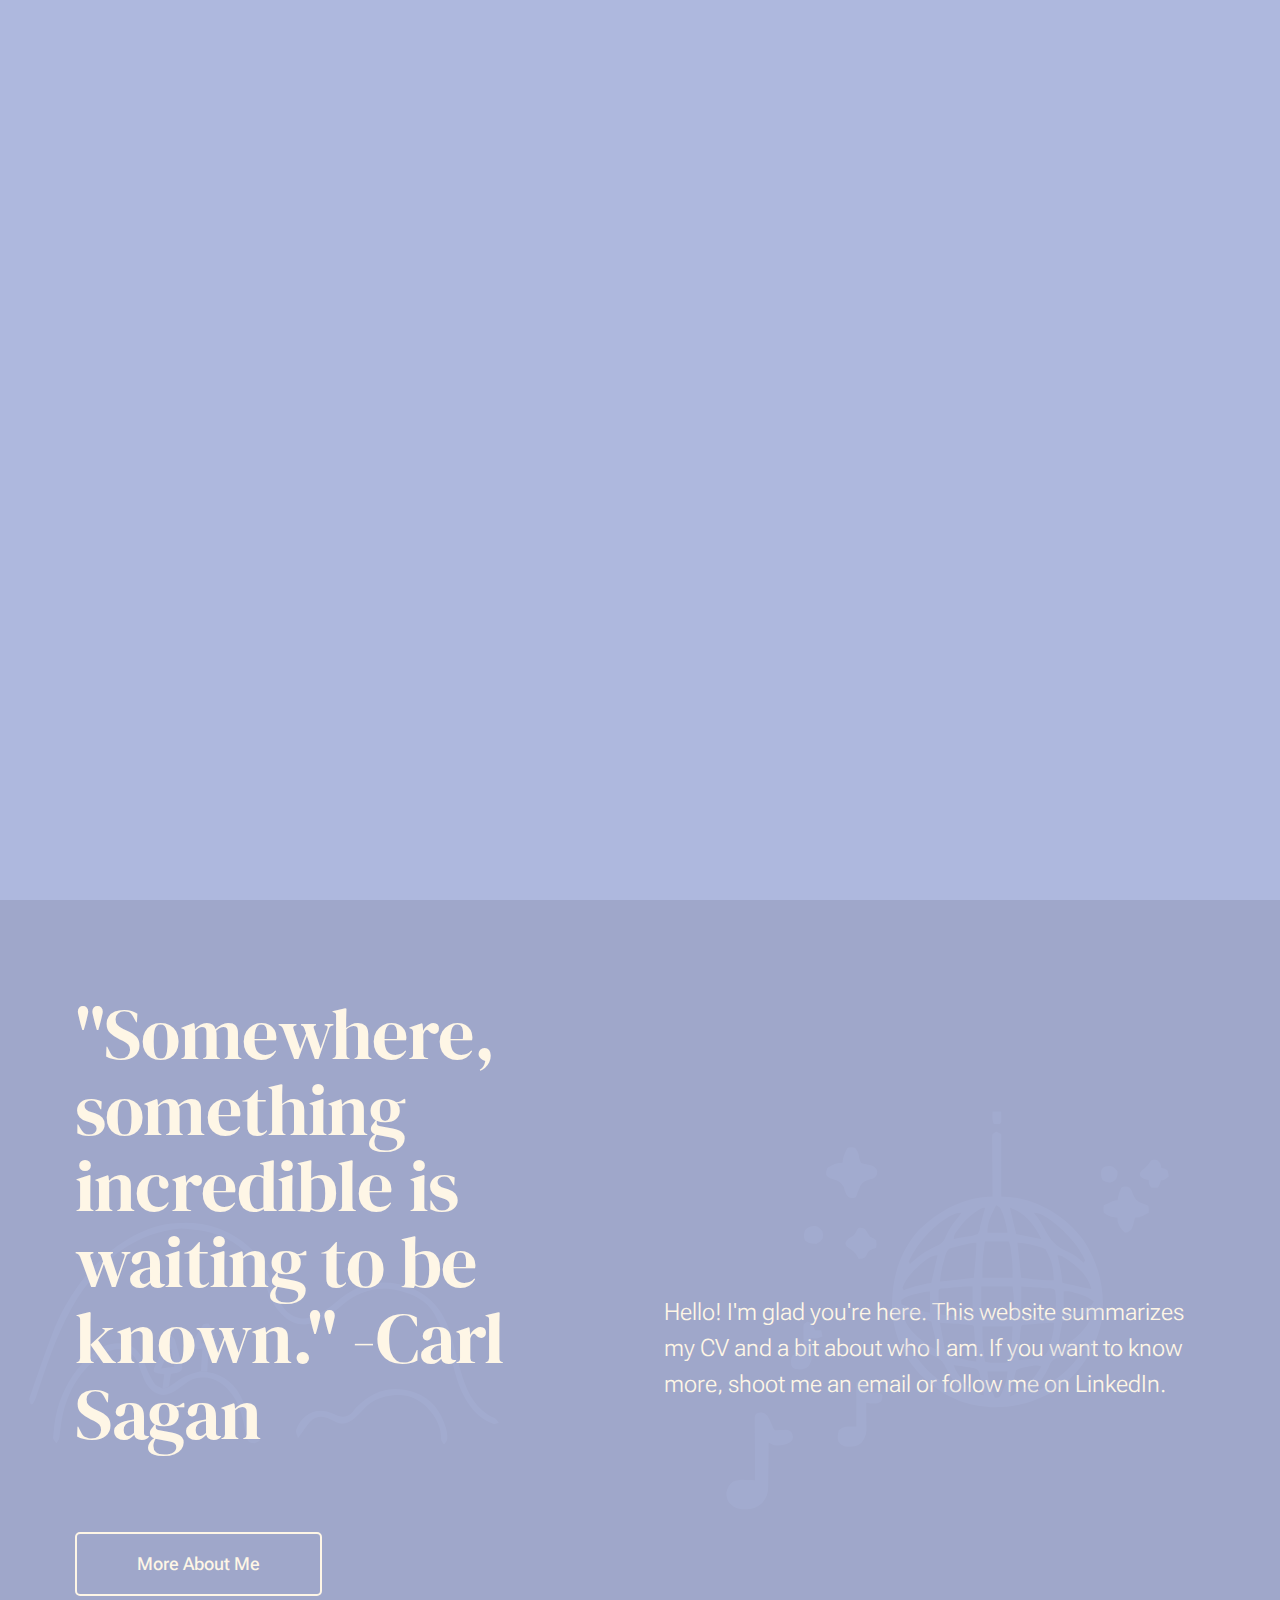
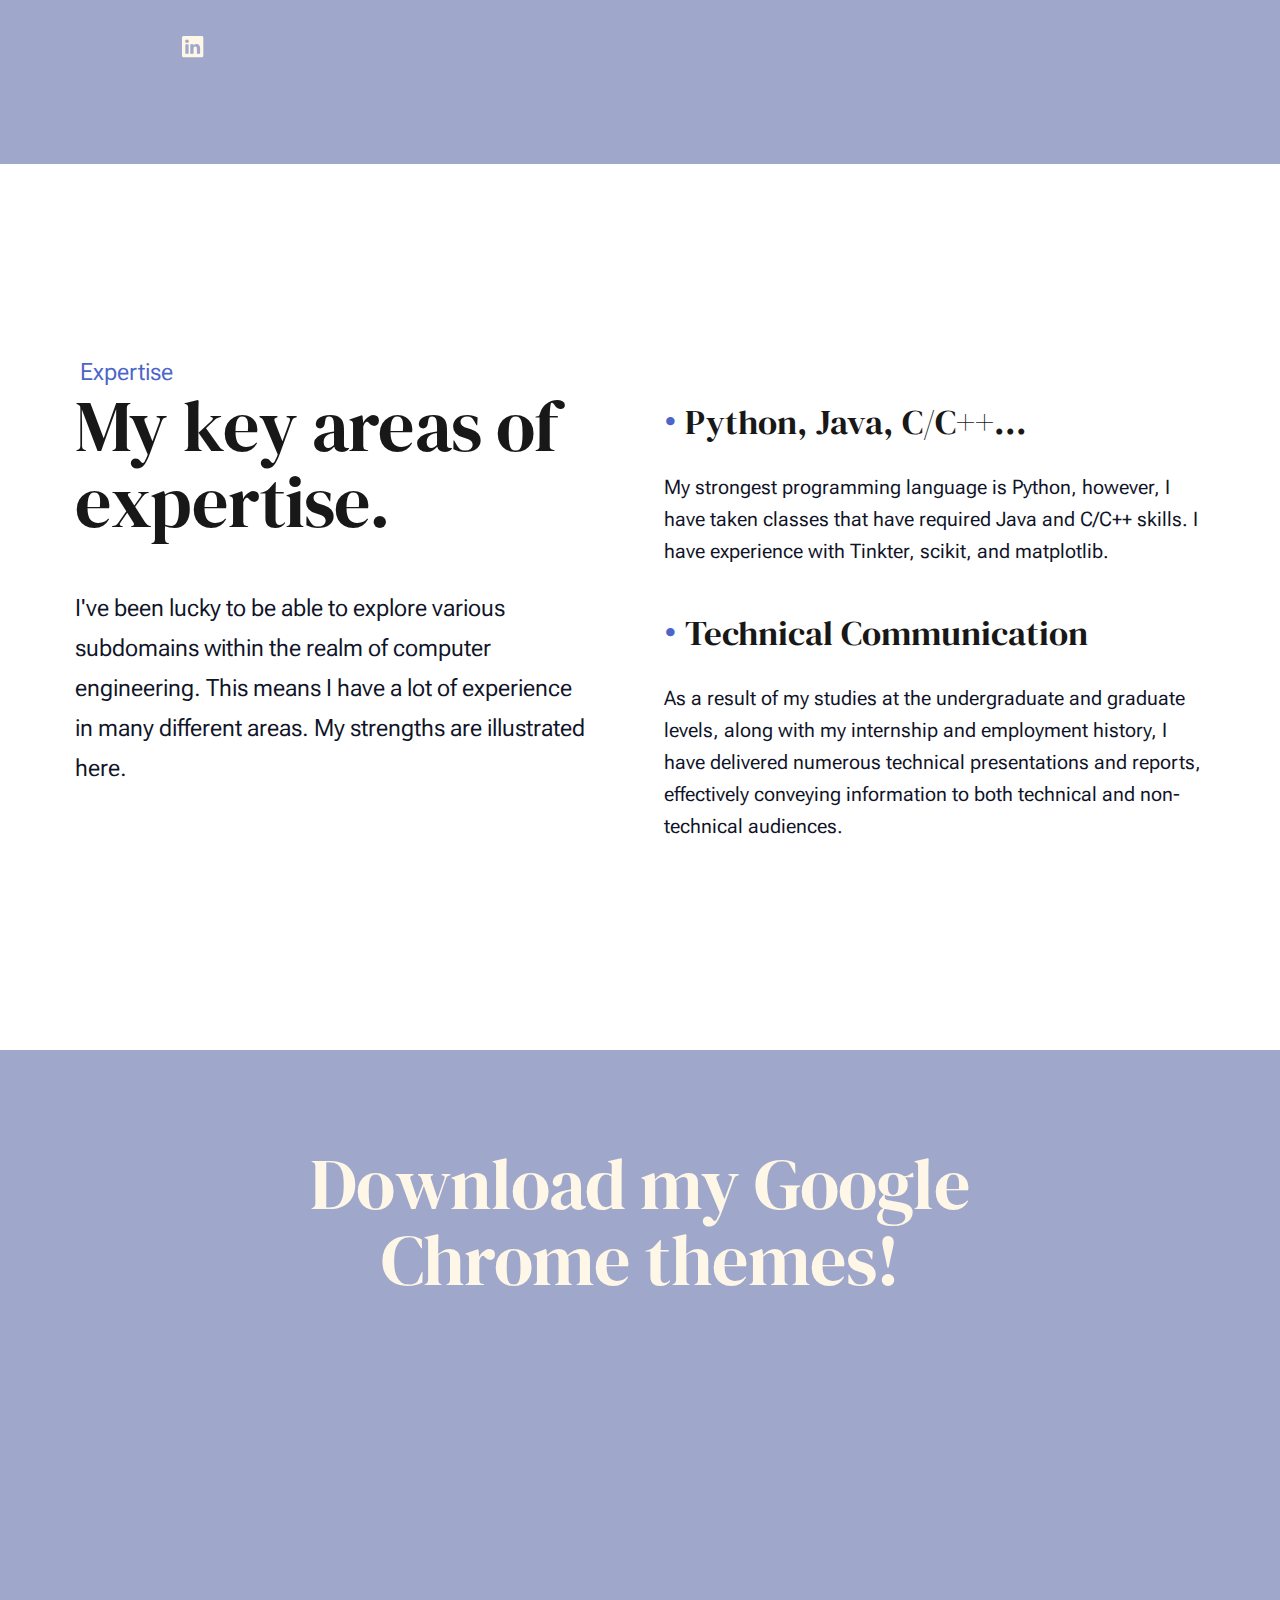
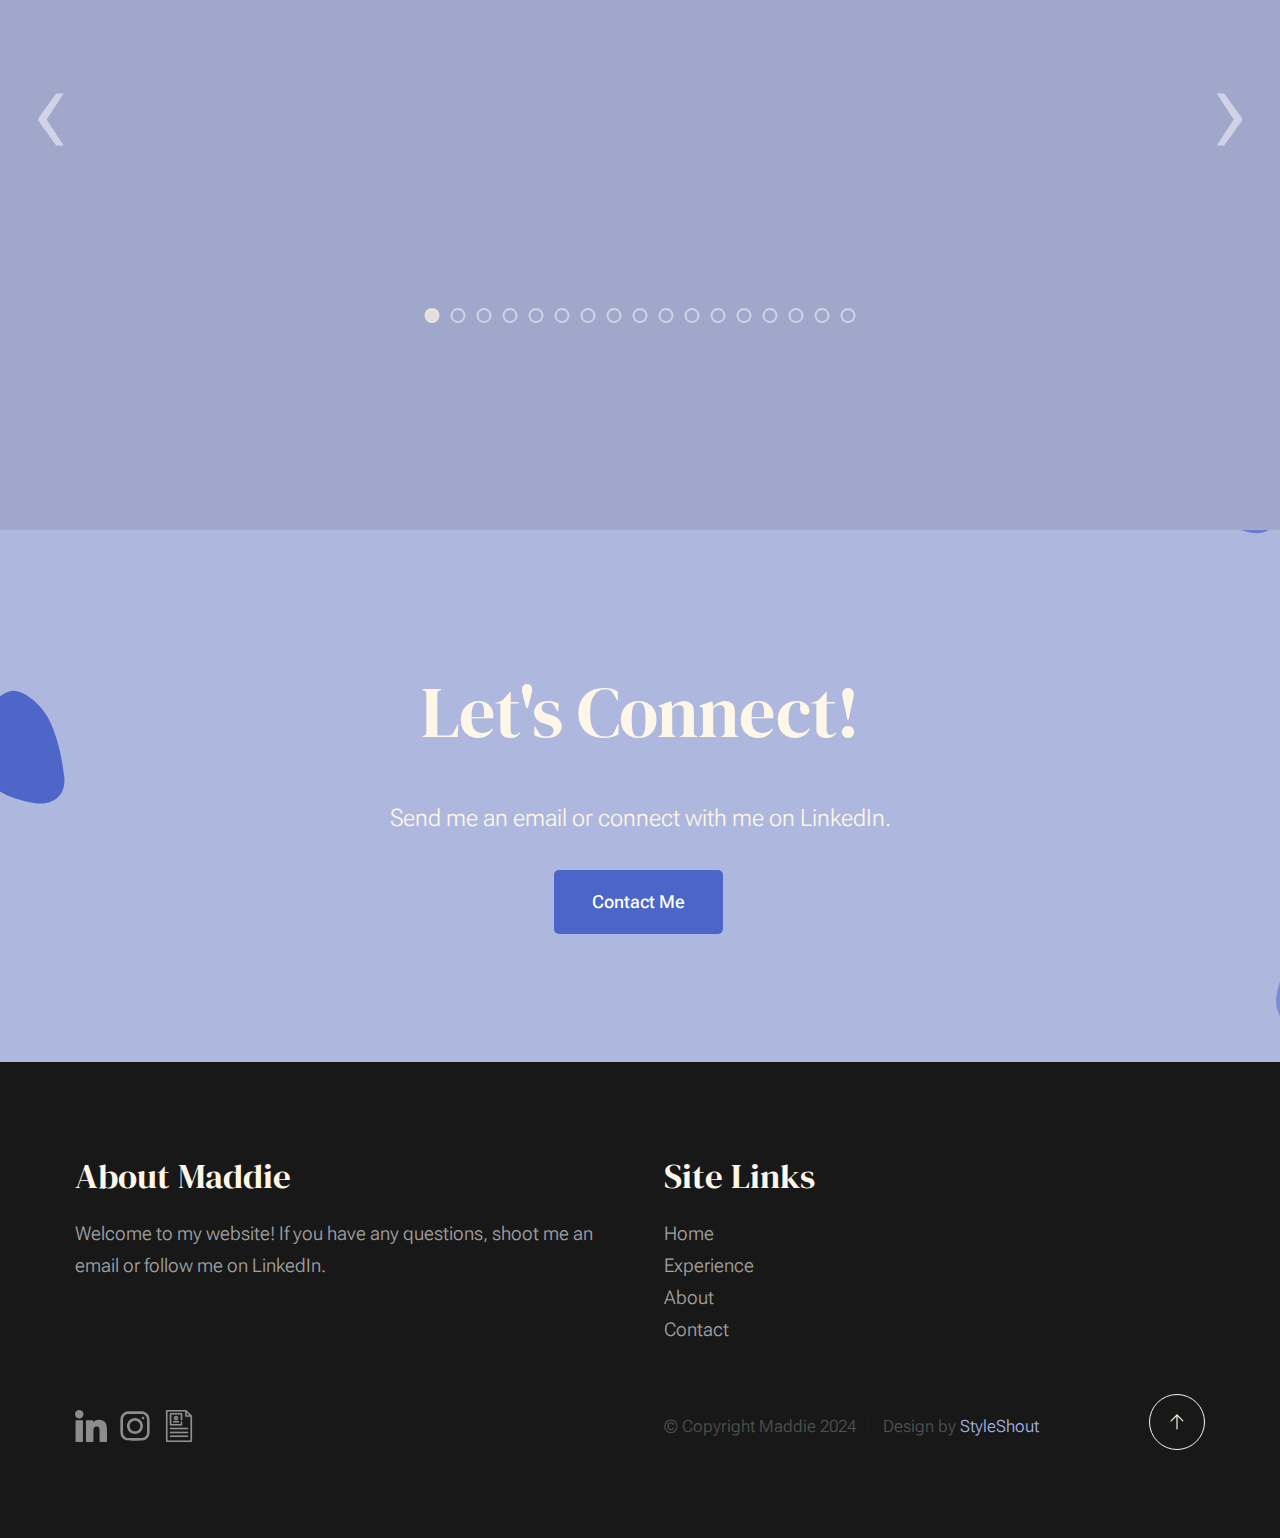
<file: index.html>
<!DOCTYPE html>
<html lang="en" class="no-js">

<head>

    <!--- basic page needs
    ================================================== -->
    <meta charset="utf-8">
    <meta name="viewport" content="width=device-width, initial-scale=1">
    <title>MW</title>

    <script>
        document.documentElement.classList.remove('no-js');
        document.documentElement.classList.add('js');
    </script>

    <!-- CSS
    ================================================== -->
    <link rel="stylesheet" href="css/vendor.css">
    <link rel="stylesheet" href="css/styles.css">

    <!-- favicons
    ================================================== -->
    <link rel="apple-touch-icon" sizes="180x180" href="apple-touch-icon.png">
    <link rel="icon" type="image/png" sizes="32x32" href="favicon-32x32.png">
    <link rel="icon" type="image/png" sizes="16x16" href="favicon-16x16.png">
    <link rel="manifest" href="site.webmanifest">

</head>


<section id="top">


    <!-- preloader
    ================================================== -->
    <div id="preloader">
        <div id="loader" class="dots-fade">
            <div></div>
            <div></div>
            <div></div>
        </div>
    </div>


    <!-- page wrap
    ================================================== -->
    <div id="page" class="s-pagewrap ss-home">


        <!-- # site header 
        ================================================== -->
        <header class="s-header">

            <div class="row s-header__inner width-sixteen-col">

                <div class="s-header__block">
                    <div class="s-header__logo">
                        <a class="logo" href="index.html">
                            <img src="images/logoM.svg" alt="Homepage">
                        </a>
                    </div>

                    <a class="s-header__menu-toggle" href="#0"><span>Menu</span></a>
                </div> <!-- end s-header__block -->

                <nav class="s-header__nav">

                    <ul class="s-header__menu-links">
                        <li><a href="about.html">About</a></li>
                        <li><a href="services.html">Experience</a></li>
                        <!--<li><a href="blog.html">Journal</a></li>-->
                        <li><a href="contact.html">Contact</a></li>
                    </ul> <!-- s-header__menu-links -->

                    <div class="s-header__contact">
                        <a href="contact.html" class="btn btn--primary s-header__contact-btn">Let's Connect!</a>
                    </div> <!-- s-header__contact -->

                </nav> <!-- end s-header__nav -->

            </div> <!-- end s-header__inner -->

        </header> <!-- end s-header -->


        <!-- # site main content
        ================================================== -->
        <section id="content" class="s-content">

            <!-- intro
            ----------------------------------------------- -->
            <section id="intro" class="s-intro">

                <div class="row s-intro__content width-sixteen-col">

                    <div class="column lg-12 s-intro__content-inner grid-block">

                        <div class="s-intro__content-text">
                            <div class="s-intro__content-pretitle text-pretitle">Welcome! I'm Maddie</div>
                            <h1 class="s-intro__content-title">
                                Get comfy <br>
                                and take a look <br>
                                around.
                            </h1>
                        </div> <!-- s-intro__content-text -->

                        <div class="s-intro__content-media">
                            <div class="s-intro__content-media-inner">
                                <img src="images/intro-bg.svg" srcset="images/intro-bg.svg 1x" alt="" style="
                                scale: 0.75;">
                            </div>
                        </div> <!-- s-intro__content-media -->

                        <div class="s-intro__scroll-down">
                            <a href="#about" class="smoothscroll">
                                <div class="scroll-icon">
                                    <svg xmlns="http://www.w3.org/2000/svg" viewBox="0 0 24 24" width="36" height="36"
                                        fill="none" stroke="#ffffff" stroke-width="1" stroke-linecap="round"
                                        stroke-linejoin="round">&lt;!--! Atomicons Free 1.00 by @atisalab License -
                                        https://atomicons.com/license/ (Icons: CC BY 4.0) Copyright 2021 Atomicons
                                        --&gt;<polyline points="7 13 12 18 17 13"></polyline>
                                        <line x1="12" y1="18" x2="12" y2="6"></line>
                                    </svg>
                                </div>
                                <span>Scroll for more</span>
                            </a>
                        </div> <!-- s-intro__scroll-down -->

                    </div> <!-- s-intro__content-inner -->

                </div> <!-- s-intro__content -->

            </section> <!-- end s-intro -->

            <!-- about
            ----------------------------------------------- -->
            <section id="about" class="s-about target-section">

                <div class="row s-about__content width-sixteen-col">
                    <div class="column grid-block grid-section-split">

                        <img src="images/mountains.svg" alt="" class="s-about__content-imgbg">

                        <div class="section-header grid-section-split__header">
                            <h2 class="text-display-title">
                                "Somewhere, something incredible is waiting to be known." -Carl Sagan
                            </h2>
                        </div> <!-- end section-header -->
                       
                        <div class="s-about__content-main grid-section-split__primary">
                            <img src="images/disco.svg" alt="" class="s-about__content-imgbg-disco">
                            <p class="attention-getter">
                                Hello! I'm glad you're here. This website summarizes my CV and a bit about who I am. If
                                you want to know more, shoot me an email or follow me on LinkedIn.
                            </p>

                        </div> <!-- end s-about__content-main -->

                        <div class="s-about__content-btn grid-section-split__bottom">
                            <a href="about.html" class="btn btn--stroke u-fullwidth">More About Me</a>

                            <ul class="s-about__social social-list">

                                <li>
                                    <a href="https://www.linkedin.com/in/madeleineweber/">
                                        <svg xmlns="http://www.w3.org/2000/svg" width="24" height="24"
                                            fill="currentColor" class="bi bi-linkedin" viewBox="0 0 24 24">
                                            <path
                                                d="M0 1.146C0 .513.526 0 1.175 0h13.65C15.474 0 16 .513 16 1.146v13.708c0 .633-.526 1.146-1.175 1.146H1.175C.526 16 0 15.487 0 14.854zm4.943 12.248V6.169H2.542v7.225zm-1.2-8.212c.837 0 1.358-.554 1.358-1.248-.015-.709-.52-1.248-1.342-1.248S2.4 3.226 2.4 3.934c0 .694.521 1.248 1.327 1.248zm4.908 8.212V9.359c0-.216.016-.432.08-.586.173-.431.568-.878 1.232-.878.869 0 1.216.662 1.216 1.634v3.865h2.401V9.25c0-2.22-1.184-3.252-2.764-3.252-1.274 0-1.845.7-2.165 1.193v.025h-.016l.016-.025V6.169h-2.4c.03.678 0 7.225 0 7.225z" />
                                        </svg>
                                        <span class="u-screen-reader-text">LinkedIn</span>
                                    </a>
                                </li>
                            </ul> <!-- end s-footer__social -->
                        </div> <!-- end s-about__content-btn -->

                    </div> <!-- content-inner -->
                </div>

            </section> <!-- end s-about -->

            <!-- expertise
            ----------------------------------------------- -->
            <section id="expertise" class="s-expertise">

                <div class="row s-expertise__content width-sixteen-col">
                    <div class="column xl-12 grid-block grid-section-split">

                        <div class="section-header grid-section-split__header">
                            <div class="text-pretitle">Expertise</div>
                            <h2 class="text-display-title">
                                My key areas of expertise.
                            </h2>

                            <p class="lead">
                                I've been lucky to be able to explore various subdomains within the realm of computer
                                engineering. This means I have a lot of experience in many different areas.
                                My strengths are illustrated here.
                            </p>
                        </div> <!-- end section-header -->

                        <div class="s-expertise__content-main grid-section-split__primary">

                            <div class="grid-list-items list-items show-ctr">
                                <div class="grid-list-items__item list-items__item">
                                    <div class="grid-list-items__title list-items__item-header">
                                        <h3 class="list-items__item-title">Python, Java, C/C++...</h3>
                                    </div>
                                    <div class="grid-list-items__text list-items__item-text">
                                        <p>
                                            My strongest programming language is Python, however, I have taken classes
                                            that have required Java and C/C++ skills. I have experience with Tinkter,
                                            scikit, and matplotlib.
                                        </p>
                                    </div>
                                </div> <!-- list-item -->
                                <div class="grid-list-items__item list-items__item">
                                    <div class="grid-list-items__title list-items__item-header">
                                        <h3 class="list-items__item-title">Technical Communication</h3>
                                    </div>
                                    <div class="grid-list-items__text list-items__item-text">
                                        <p>
                                            As a result of my studies at the undergraduate and graduate levels, along
                                            with my internship and employment history, I have delivered numerous
                                            technical presentations and reports, effectively conveying information to
                                            both technical and non-technical audiences.
                                        </p>
                                    </div>
                                </div> <!-- list-expertise__item -->
                            </div> <!-- grid-list-items -->
                        </div> <!-- end s-expertise__content-main -->


                    </div> <!-- end grid-block-->
                </div> <!-- end s-expertise__content -->

            </section> <!-- end s-expertise -->


        </section> <!-- s-content-->

        <!-- # cta
        ================================================== -->
        <section id="journal" class="s-journal">
            <!-- <img src="images/pictures.svg" alt="" class="s-about__content-imgbg-paint"> -->
            <h2 class="text-display-title" style="margin-bottom: var(--vspace-5); text-align:center; color: var(--color-3); z-index: 1; position: relative;">
                Download my Google Chrome themes!
            </h2>
           
            <div class="slideshowContainer">
                <!-- Replace the image 'src' with the images in your project.
                                Javascript is set up so that you can add as many images as you like, but make sure that you match the number of 'circle' span elements (below) to the number of images -->
                <div class="imageSlides"><a class="imgLink hide"
                        href="https://chromewebstore.google.com/detail/orchid-and-hummingbirds/dpanamcnnjcmegkighelgfhkfjeomeie?hl=en-US&utm_source=ext_sidebar"><img
                            src="images/themes/Orchid.png" alt=""></a></div>
                <div class="imageSlides"><a class="imgLink hide"
                        href="https://chromewebstore.google.com/detail/rosemary-critters/hejekgohalpbdoonedpcdhhabijjmbmf?hl=en-US&utm_source=ext_sidebar"><img
                            src="images/themes/Rosemary.png" alt=""></a></div>
                <div class="imageSlides"><a class="imgLink hide" 
                        href="https://chromewebstore.google.com/detail/the-concert/fbkieggpgoioggopjlkhpfoakcadhgmg?hl=en-US&utm_source=ext_sidebar"><img
                            src="images/themes/TheConcert.png" alt=""></a></div>
                <div class="imageSlides"><a class="imgLink hide"
                        href="https://chromewebstore.google.com/detail/mantle-still-life/dldppnmiajdcmnjoibnoejcdlpamidad?hl=en-US&utm_source=ext_sidebar"><img
                            src="images/themes/TheMantle.png" alt=""></a></div>
                <div class="imageSlides"><a class="imgLink hide"
                        href="https://chromewebstore.google.com/detail/the-assumption/mkcagicpfcpnbmghnjoagmgeclofphff?hl=en&authuser=0"><img
                            src="images/themes/AngelTheme.png" alt=""></a></div>
                <div class="imageSlides"><a class="imgLink hide"
                        href="https://chromewebstore.google.com/detail/golden-hour/mdioamiekhhchlojjeodigglkbepjgok?hl=en&authuser=0"><img
                            src="images/themes/goldImage.png" alt=""></a></div>
                <div class="imageSlides"><a class="imgLink hide"
                        href="https://chromewebstore.google.com/detail/bright-knights/jfbffningegbdipdabdodpfgjaclbgdl?hl=en&authuser=0"><img
                            src="images/themes/Knights.png" alt=""></a></div>
               <div class="imageSlides"><a class="imgLink hide"
                        href="https://chromewebstore.google.com/detail/blue-bouquet/jjclokmicdehcfobinpcghkdhbekhoel?hl=en&authuser=0"><img
                            src="images/themes/Blue Bouquet.png" alt=""></a></div>
                <div class="imageSlides"><a class="imgLink hide"
                        href="https://chromewebstore.google.com/detail/sketch-of-canal/pjgohdpjgegidknpaigkgnbcakcaoild?hl=en&authuser=0"><img
                            src="images/themes/Canal.png" alt=""></a></div>
                <div class="imageSlides"><a class="imgLink hide"
                        href="https://chromewebstore.google.com/detail/friendly-catch-up/ijoedkbpeebomkckdgkmjkhkcdfejfnc?hl=en&authuser=0"><img
                            src="images/themes/Friends.png" alt=""></a></div>
                <div class="imageSlides"><a class="imgLink hide"
                        href="https://chromewebstore.google.com/detail/ballet/pmmhiigoamkjgmdijicieilnlhaddaip?hl=en&authuser=0"><img
                            src="images/themes/On Point.png" alt=""></a></div>
                <div class="imageSlides"><a class="imgLink hide"
                        href="https://chromewebstore.google.com/detail/purple-wisteria/ejejjhdlacgfnlnalgjhdglllgeoadak?hl=en&authuser=0"><img
                            src="images/themes/Purple Wisteria.png" alt=""></a></div>
                <div class="imageSlides"><a class="imgLink hide"
                        href="https://chromewebstore.google.com/detail/sunday-afternoon/mnnldbpniibdbkkipbagnllhpndfogjo?hl=en&authuser=0"><img
                            src="images/themes/Sunday Afternoon.png" alt=""></a></div>
                <div class="imageSlides"><a class="imgLink hide"
                        href="https://chromewebstore.google.com/detail/the-theater/ogcakomoldijgjhminmkgdijlmkgjjdg?hl=en&authuser=0"><img
                            src="images/themes/The Theater.png" alt=""></a></div>
                <div class="imageSlides"><a class="imgLink hide"
                        href="https://chromewebstore.google.com/detail/two-horses/fcbpgmkfhlheppjpajogihmcdhepbaaa?hl=en&authuser=0"><img
                            src="images/themes/Two Horses.png" alt=""></a></div>
                <div class="imageSlides"><a class="imgLink hide"
                        href="https://chromewebstore.google.com/detail/van-gogh-bouquet/comagpdccoohcedfdcpgglndcjkhkpgo?hl=en&authuser=0"><img
                            src="images/themes/Van.png" alt=""></a></div>
                <div class="imageSlides"><a class="imgLink hide"
                        href="https://chromewebstore.google.com/detail/winter-dogs/oamopoiegcdodkfoeaannplhadcahlam?hl=en&authuser=0"><img
                            src="images/themes/Winter Dogs.png" alt=""></a></div>
                
                            
                <!-- I would recommend to replace these 'span' elements with 'img' files
                for each the left and right arrow that fits your project, and size accordingly.
                I've shown 'span' elements because I didn't want to upload files. -->
                  <span id ="leftArrow" class="slideshowArrow">&#8249;</span>
                  <span id ="rightArrow" class="slideshowArrow">&#8250;</span>
                  
                  <div class="slideshowCircles">
                <!-- Filled 'dot' class is set to first image in slideshow, and then via Javascript the filled 'dot' class follows the current image.
                Make sure you match the number of these 'circle' span elements to the number of images in your slideshow. -->
                    <span class="circle dot"></span>
                    <span class="circle"></span>
                    <span class="circle"></span>
                    <span class="circle"></span>
                    <span class="circle"></span>
                    <span class="circle"></span>
                    <span class="circle"></span>
                    <span class="circle"></span>
                    <span class="circle"></span>
                    <span class="circle"></span>
                    <span class="circle"></span>
                    <span class="circle"></span>
                    <span class="circle"></span>
                    <span class="circle"></span>
                    <span class="circle"></span>
                    <span class="circle"></span>
                    <span class="circle"></span>
                  </div>
                  
                </div>
    </section>

        <section id="cta" class="s-cta">

            <div class="row row-x-center text-center">
                <div class="column xl-8 lg-12">

                    <div class="s-cta__content">
                        <h2 class="text-display-title">
                            Let's Connect!
                        </h2>
                        <p class="lead">
                            Send me an email or connect with me on LinkedIn.
                        </p>
                        <a href="contact.html" class="btn btn--primary">Contact Me</a>
                    </div>

                </div>
            </div>

        </section> <!-- end s-cta -->

        <!-- # journal
        ================================================== -->
        <!-- <section id="journal" class="s-journal">
        
            <div class="row s-journal__content width-sixteen-col">
                <div class="column xl-12 grid-block">
        
                    <div class="grid-full section-header text-center">
                        <div class="text-pretitle">Recent Articles</div>
                        <h2 class="text-display-title">
                            Latest articles from my blog.
                        </h2>
                    </div> <!-- end section-header -->

        <!--<div class="grid-full s-journal__content-main grid-list-items">
        
                        <div class="grid-list-items__item blog-card">
                            <div class="blog-card__header">
                                <div class="blog-card__cat-links">
                                    <a href="https://www.dreamhost.com/r.cgi?287326">Sponsored</a>
                                </div>
                                <h3 class="blog-card__title"><a href="https://www.dreamhost.com/r.cgi?287326">Need Web Hosting
                                        for Your Websites?</a></h3>
                            </div>
                            <div class="blog-card__text">
                                <p>
                                    Need hosting for your website? We would highly recommend <a
                                        href="https://www.dreamhost.com/r.cgi?287326">DreamHost</a>.
                                    Enjoy 100% in-house support, guaranteed performance and uptime, 1-click installs, and a
                                    super-intuitive control
                                    panel to make managing your websites and projects easy. <a
                                        href="https://www.dreamhost.com/r.cgi?287326">Sign up</a> now to get started.
                                </p>
                            </div>
                        </div> <!-- end blog-card -->
        <!-- <div class="grid-list-items__item blog-card">
                            <div class="blog-card__header">
                                <div class="blog-card__cat-links">
                                    <a href="blog.html">Productivity</a>
                                </div>
                                <h3 class="blog-card__title"><a href="single.html">5 Marketing Productivity Apps for Your
                                        Team</a></h3>
                            </div>
                            <div class="blog-card__text">
                                <p>
                                    Rerum quam quos. Quibusdam quis autem voluptatibus earum vel ex error ea magni. Aut
                                    asperiores
                                    sit mollitia. Rem neque et voluptatem eos quia sed eligendi et. Eaque velit eligendi ut
                                    magnam. Cumque ducimus laborum doloribus facere maxime vel earum quidem enim suscipit.
                                </p>
                            </div>
                        </div> <!-- end blog-card -->
        <!-- <div class="grid-list-items__item blog-card">
                            <div class="blog-card__header">
                                <div class="blog-card__cat-links">
                                    <a href="blog.html">SEO</a>
                                </div>
                                <h3 class="blog-card__title"><a href="single.html">7 SEO Factors to Consider for Better Website
                                        Ranking</a></h3>
                            </div>
                            <div class="blog-card__text">
                                <p>
                                    Quibusdam quis autem voluptatibus earum vel ex error ea magni. Rerum quam quos. Aut
                                    asperiores
                                    sit mollitia. Rem neque et voluptatem eos quia sed eligendi et. Eaque velit eligendi ut
                                    magnam. Cumque ducimus laborum doloribus facere maxime vel earum quidem enim suscipit.
                                </p>
                            </div>
                        </div> <!-- end blog card -->
        <!-- <div class="grid-list-items__item blog-card">
                            <div class="blog-card__header">
                                <div class="blog-card__cat-links">
                                    <a href="blog.html">Productivity</a>
                                </div>
                                <h3 class="blog-card__title"><a href="single.html">5 Effective Web Design Principles</a></h3>
                            </div>
                            <div class="blog-card__text">
                                <p>
                                    Lorem ipsum dolor sit amet consectetur, adipisicing elit. Rerum ullam et laborum aperiam.
                                    Dignissimos quae voluptatibus ullam esse sapiente fugiat, rerum labore cupiditate obcaecati
                                    dolore necessitatibus id magni rem officia dolor nam sit laudantium. Quo eaque eveniet
                                    quibusdam unde.
                                </p>
                            </div>
                        </div> <!-- end blog-card -->

        <!--  </div> <!-- end grid-list-items -->

        <!-- </div> <!-- end grid-block-->
        <!--  </div> <!-- end s-journal__content -->

        <!--</section> <!-- end s-journal -->

        <!-- # footer 
        ================================================== -->

       


        <footer class="s-footer">
            <div class="row s-footer__content">
                <div class="column xl-6 lg-6 md-12 s-footer__block s-footer__about">
                    <h3>About Maddie</h3>
                    <p>
                        Welcome to my website! If you have any questions, shoot me an email or follow me on LinkedIn.
                    </p>
                </div>
                <div class="column xl-3 lg-6 md-12 s-footer__block s-footer__site-links">
                    <h3>Site Links</h3>
                    <ul class="link-list">
                        <li><a href="index.html">Home</a></li>
                        <li><a href="services.html">Experience</a></li>
                        <!-- <li><a href="blog.html">Journal</a></li>-->
                        <li><a href="about.html">About</a></li>
                        <li><a href="contact.html">Contact</a></li>
                    </ul>
                </div>
            </div>

            <div class="row s-footer__bottom">
                <div class="column xl-6 lg-12">
                    <ul class="s-footer__social social-list">
                        <li>
                            <a href="https://www.linkedin.com/in/madeleineweber/">
                                <svg fill="#000000" height="24px" width="24px" version="1.1" id="Layer_1"
                                    xmlns="http://www.w3.org/2000/svg" xmlns:xlink="http://www.w3.org/1999/xlink"
                                    viewBox="0 0 310 310" xml:space="preserve">
                                    <g id="SVGRepo_bgCarrier" stroke-width="0"></g>
                                    <g id="SVGRepo_tracerCarrier" stroke-linecap="round" stroke-linejoin="round"></g>
                                    <g id="SVGRepo_iconCarrier">
                                        <g id="XMLID_801_">
                                            <path id="XMLID_802_"
                                                d="M72.16,99.73H9.927c-2.762,0-5,2.239-5,5v199.928c0,2.762,2.238,5,5,5H72.16c2.762,0,5-2.238,5-5V104.73 C77.16,101.969,74.922,99.73,72.16,99.73z">
                                            </path>
                                            <path id="XMLID_803_"
                                                d="M41.066,0.341C18.422,0.341,0,18.743,0,41.362C0,63.991,18.422,82.4,41.066,82.4 c22.626,0,41.033-18.41,41.033-41.038C82.1,18.743,63.692,0.341,41.066,0.341z">
                                            </path>
                                            <path id="XMLID_804_"
                                                d="M230.454,94.761c-24.995,0-43.472,10.745-54.679,22.954V104.73c0-2.761-2.238-5-5-5h-59.599 c-2.762,0-5,2.239-5,5v199.928c0,2.762,2.238,5,5,5h62.097c2.762,0,5-2.238,5-5v-98.918c0-33.333,9.054-46.319,32.29-46.319 c25.306,0,27.317,20.818,27.317,48.034v97.204c0,2.762,2.238,5,5,5H305c2.762,0,5-2.238,5-5V194.995 C310,145.43,300.549,94.761,230.454,94.761z">
                                            </path>
                                        </g>
                                    </g>
                                </svg>
                                <span class="u-screen-reader-text">LinkedIn</span>
                            </a>
                        </li>
                        <li>
                            <a href="https://www.instagram.com/m_o_o_/">
                                <svg viewBox="0 0 24 24" fill="none" xmlns="http://www.w3.org/2000/svg">
                                    <g id="SVGRepo_bgCarrier" stroke-width="0"></g>
                                    <g id="SVGRepo_tracerCarrier" stroke-linecap="round" stroke-linejoin="round"></g>
                                    <g id="SVGRepo_iconCarrier">
                                        <path fill-rule="evenodd" clip-rule="evenodd"
                                            d="M12 18C15.3137 18 18 15.3137 18 12C18 8.68629 15.3137 6 12 6C8.68629 6 6 8.68629 6 12C6 15.3137 8.68629 18 12 18ZM12 16C14.2091 16 16 14.2091 16 12C16 9.79086 14.2091 8 12 8C9.79086 8 8 9.79086 8 12C8 14.2091 9.79086 16 12 16Z"
                                            fill="#0F0F0F"></path>
                                        <path
                                            d="M18 5C17.4477 5 17 5.44772 17 6C17 6.55228 17.4477 7 18 7C18.5523 7 19 6.55228 19 6C19 5.44772 18.5523 5 18 5Z"
                                            fill="#0F0F0F"></path>
                                        <path fill-rule="evenodd" clip-rule="evenodd"
                                            d="M1.65396 4.27606C1 5.55953 1 7.23969 1 10.6V13.4C1 16.7603 1 18.4405 1.65396 19.7239C2.2292 20.8529 3.14708 21.7708 4.27606 22.346C5.55953 23 7.23969 23 10.6 23H13.4C16.7603 23 18.4405 23 19.7239 22.346C20.8529 21.7708 21.7708 20.8529 22.346 19.7239C23 18.4405 23 16.7603 23 13.4V10.6C23 7.23969 23 5.55953 22.346 4.27606C21.7708 3.14708 20.8529 2.2292 19.7239 1.65396C18.4405 1 16.7603 1 13.4 1H10.6C7.23969 1 5.55953 1 4.27606 1.65396C3.14708 2.2292 2.2292 3.14708 1.65396 4.27606ZM13.4 3H10.6C8.88684 3 7.72225 3.00156 6.82208 3.0751C5.94524 3.14674 5.49684 3.27659 5.18404 3.43597C4.43139 3.81947 3.81947 4.43139 3.43597 5.18404C3.27659 5.49684 3.14674 5.94524 3.0751 6.82208C3.00156 7.72225 3 8.88684 3 10.6V13.4C3 15.1132 3.00156 16.2777 3.0751 17.1779C3.14674 18.0548 3.27659 18.5032 3.43597 18.816C3.81947 19.5686 4.43139 20.1805 5.18404 20.564C5.49684 20.7234 5.94524 20.8533 6.82208 20.9249C7.72225 20.9984 8.88684 21 10.6 21H13.4C15.1132 21 16.2777 20.9984 17.1779 20.9249C18.0548 20.8533 18.5032 20.7234 18.816 20.564C19.5686 20.1805 20.1805 19.5686 20.564 18.816C20.7234 18.5032 20.8533 18.0548 20.9249 17.1779C20.9984 16.2777 21 15.1132 21 13.4V10.6C21 8.88684 20.9984 7.72225 20.9249 6.82208C20.8533 5.94524 20.7234 5.49684 20.564 5.18404C20.1805 4.43139 19.5686 3.81947 18.816 3.43597C18.5032 3.27659 18.0548 3.14674 17.1779 3.0751C16.2777 3.00156 15.1132 3 13.4 3Z"
                                            fill="#0F0F0F"></path>
                                    </g>
                                </svg>
                                <span class="u-screen-reader-text">Instagram</span>
                            </a>
                        </li>
                        <li>
                            <a href="WeberMadeleineCV.docx" download="MWeberCV">
                                <svg fill="#aeb8de" height="24px" width="24px" version="1.1" id="Capa_1"
                                    xmlns="http://www.w3.org/2000/svg" xmlns:xlink="http://www.w3.org/1999/xlink"
                                    viewBox="0 0 420 420" xml:space="preserve" stroke="#ffffff">
                                    <g id="SVGRepo_bgCarrier" stroke-width="0"></g>
                                    <g id="SVGRepo_tracerCarrier" stroke-linecap="round" stroke-linejoin="round"></g>
                                    <g id="SVGRepo_iconCarrier">
                                        <g>
                                            <path
                                                d="M380.95,79.002c-0.024-0.243-0.066-0.481-0.107-0.719c-0.015-0.083-0.022-0.168-0.038-0.251 c-0.057-0.287-0.131-0.568-0.213-0.846c-0.01-0.033-0.016-0.067-0.025-0.099c-0.086-0.282-0.188-0.558-0.297-0.829 c-0.012-0.03-0.021-0.061-0.033-0.09c-0.106-0.256-0.227-0.504-0.354-0.748c-0.023-0.045-0.042-0.093-0.066-0.138 c-0.118-0.219-0.249-0.429-0.382-0.638c-0.043-0.067-0.08-0.138-0.124-0.204c-0.126-0.188-0.265-0.366-0.403-0.544 c-0.062-0.08-0.117-0.164-0.182-0.243c-0.162-0.197-0.337-0.383-0.513-0.567c-0.049-0.051-0.091-0.106-0.141-0.156l-70-70 c-0.047-0.047-0.1-0.088-0.148-0.134c-0.187-0.179-0.375-0.356-0.575-0.52c-0.074-0.061-0.155-0.114-0.231-0.172 c-0.183-0.142-0.365-0.284-0.557-0.412c-0.062-0.042-0.128-0.076-0.191-0.116c-0.213-0.136-0.427-0.27-0.651-0.389 c-0.042-0.022-0.086-0.04-0.128-0.062c-0.247-0.128-0.498-0.25-0.757-0.358c-0.028-0.012-0.058-0.02-0.086-0.032 c-0.272-0.11-0.549-0.212-0.833-0.298c-0.033-0.01-0.068-0.016-0.102-0.026c-0.277-0.081-0.557-0.155-0.843-0.212 c-0.084-0.017-0.17-0.024-0.254-0.039c-0.237-0.041-0.474-0.083-0.716-0.107C301.668,0.017,301.335,0,301,0H49 c-5.522,0-10,4.477-10,10v400c0,5.523,4.478,10,10,10h322c5.522,0,10-4.477,10-10V80C381,79.665,380.983,79.332,380.95,79.002z M311,34.142L346.858,70H311V34.142z M59,400V20h232v60c0,5.523,4.478,10,10,10h60v310H59z">
                                            </path>
                                            <path
                                                d="M129,154c0,5.523,4.478,10,10,10h64c5.522,0,10-4.477,10-10s-4.478-10-10-10h-64C133.478,144,129,148.477,129,154z">
                                            </path>
                                            <path
                                                d="M201,104c0-16.542-13.458-30-30-30s-30,13.458-30,30s13.458,30,30,30S201,120.542,201,104z M161,104 c0-5.514,4.486-10,10-10s10,4.486,10,10s-4.486,10-10,10S161,109.514,161,104z">
                                            </path>
                                            <path
                                                d="M99,204h144c5.522,0,10-4.477,10-10v-31.892c0-5.523-4.478-10-10-10s-10,4.477-10,10V184H109V60h124v68 c0,5.523,4.478,10,10,10s10-4.477,10-10V50c0-5.523-4.478-10-10-10H99c-5.522,0-10,4.477-10,10v144C89,199.523,93.478,204,99,204z">
                                            </path>
                                            <path
                                                d="M321,234H99c-5.522,0-10,4.477-10,10s4.478,10,10,10h222c5.522,0,10-4.477,10-10S326.522,234,321,234z">
                                            </path>
                                            <path
                                                d="M321,284H99c-5.522,0-10,4.477-10,10s4.478,10,10,10h222c5.522,0,10-4.477,10-10S326.522,284,321,284z">
                                            </path>
                                            <path
                                                d="M321,334H99c-5.522,0-10,4.477-10,10s4.478,10,10,10h222c5.522,0,10-4.477,10-10S326.522,334,321,334z">
                                            </path>
                                        </g>
                                    </g>
                                </svg>
                                <span class="u-screen-reader-text">CV</span>
                            </a>
                        </li>
                    </ul> <!-- end s-footer__social -->
                </div>
                <div class="column xl-6 lg-12">
                    <p class="ss-copyright">
                        <span>© Copyright Maddie 2024</span>
                        <span>Design by <a href="https://www.styleshout.com/">StyleShout</a></span>
                    </p>
                </div>

                <div class="ss-go-top">
                    <a class="smoothscroll" title="Back to Top" href="#top">
                        <svg xmlns="http://www.w3.org/2000/svg" viewBox="0 0 24 24" width="36" height="36" fill="none"
                            stroke="#ffffff" stroke-width="1" stroke-linecap="round" stroke-linejoin="round">&lt;!--!
                            Atomicons Free 1.00 by @atisalab License - https://atomicons.com/license/ (Icons: CC BY 4.0)
                            Copyright 2021 Atomicons --&gt;<polyline points="17 11 12 6 7 11"></polyline>
                            <line x1="12" y1="18" x2="12" y2="6"></line>
                        </svg>
                    </a>
                </div> <!-- end ss-go-top -->
            </div>

        </footer> <!-- end s-footer -->

    </div> <!-- end page-wrap -->

    <!-- Java Script
    ================================================== -->
    <script src="js/plugins.js"></script>
    <script src="js/main.js"></script>
    <script src="js/slider.js"></script>

</body>

</html>
</file>
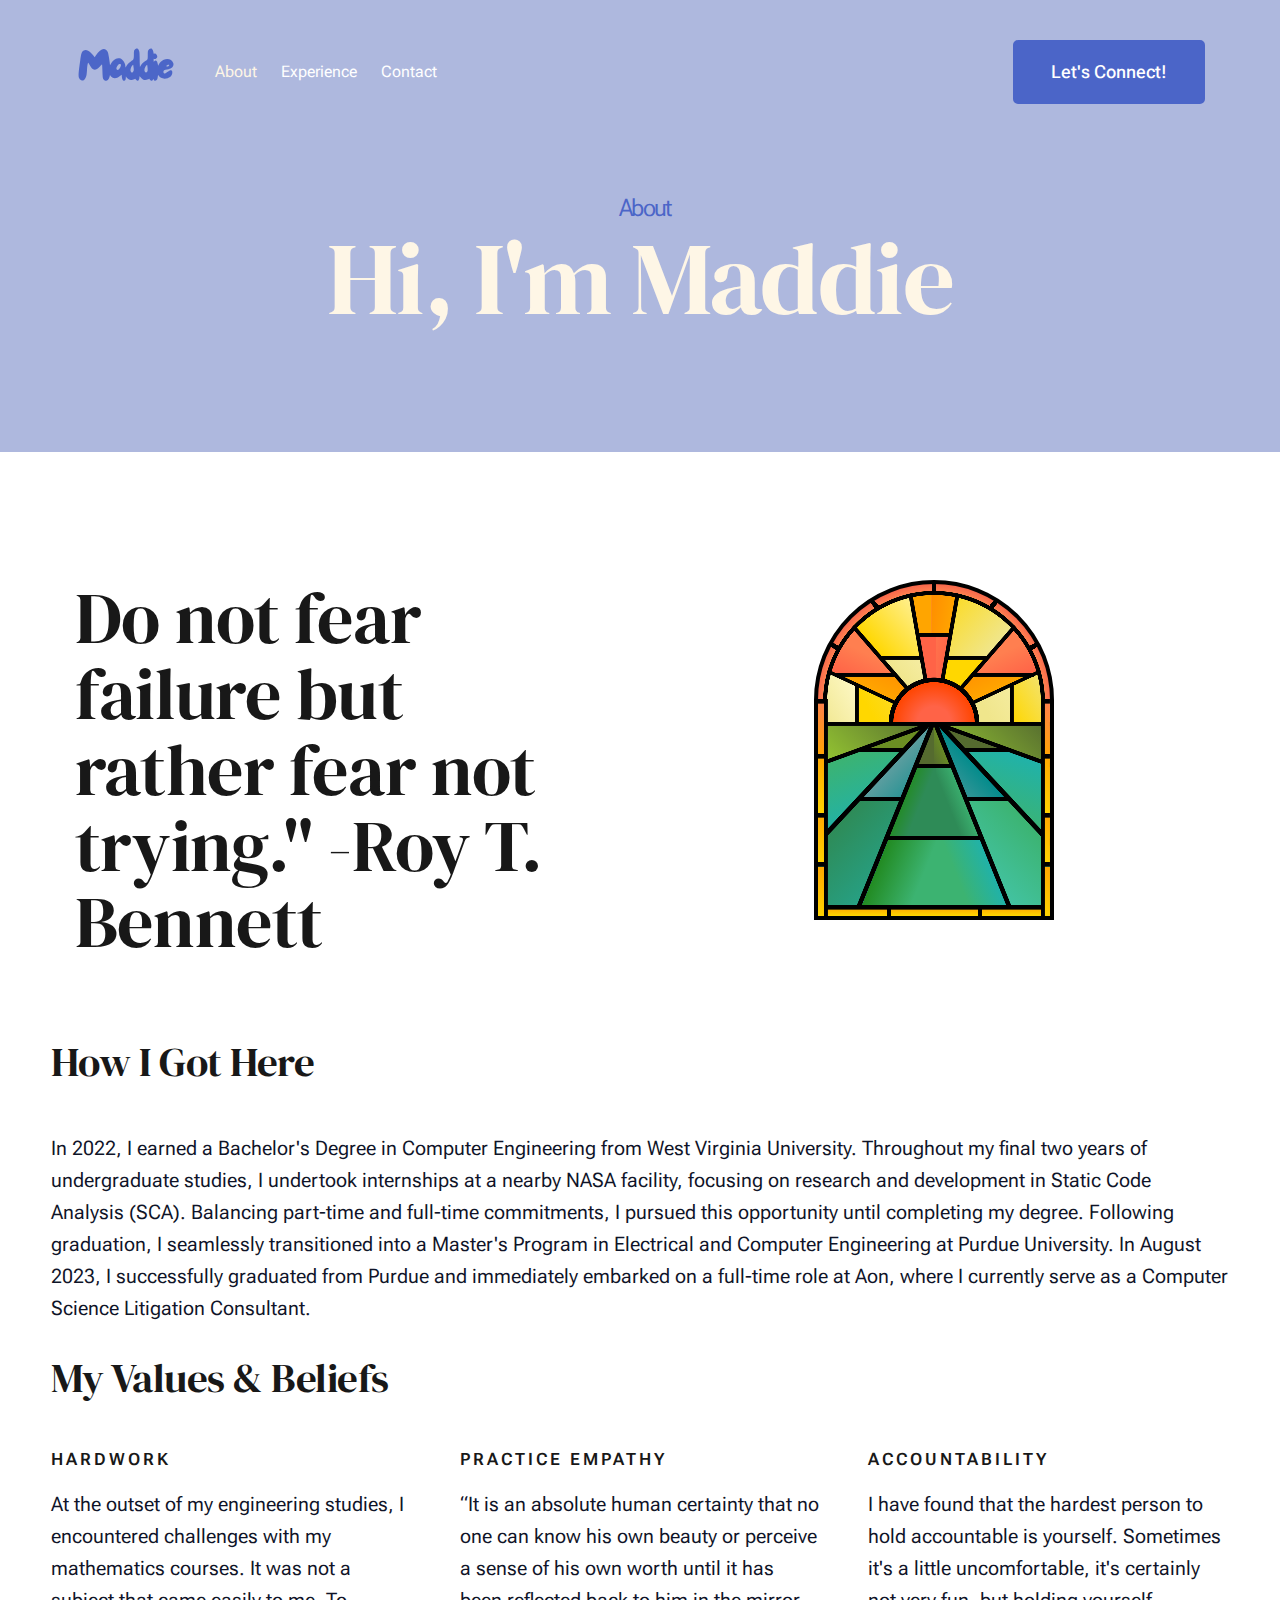
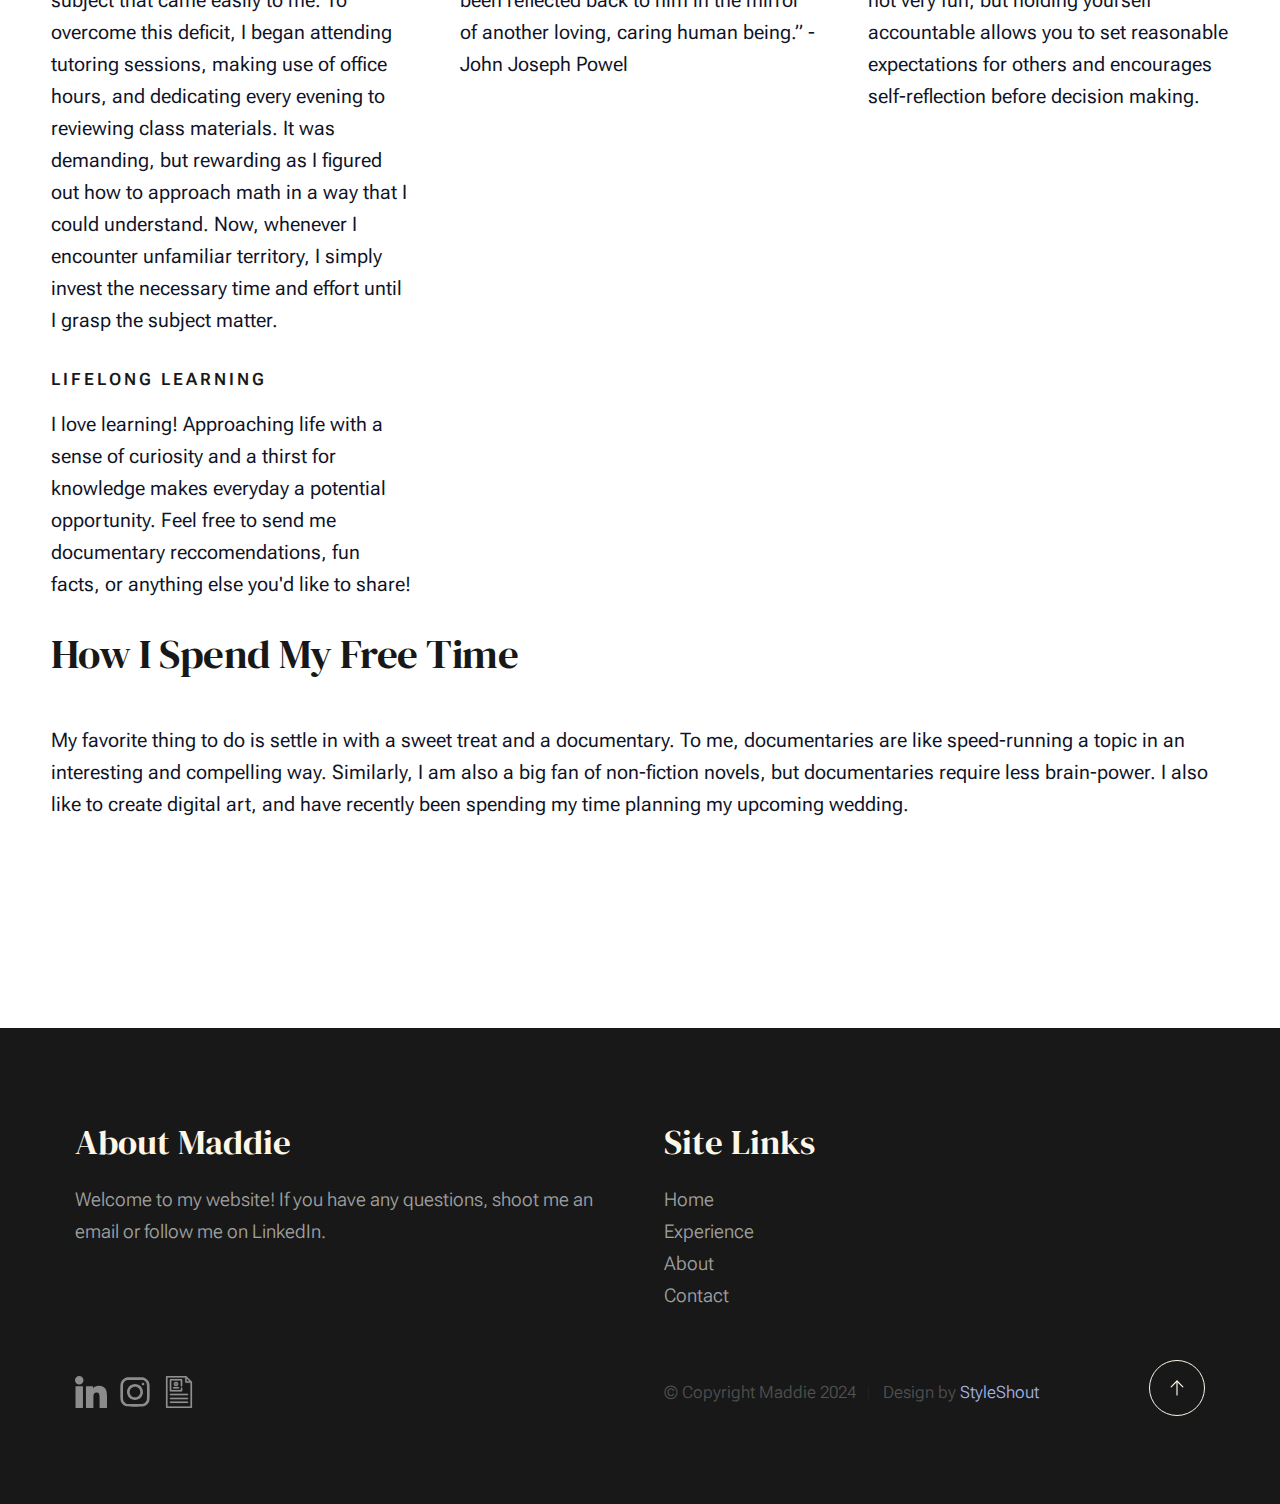
<file: about.html>
<!DOCTYPE html>
<html lang="en" class="no-js" >
<head>

    <!--- basic page needs
    ================================================== -->
    <meta charset="utf-8">
    <meta name="viewport" content="width=device-width, initial-scale=1">
    <title>About</title>

    <script>
        document.documentElement.classList.remove('no-js');
        document.documentElement.classList.add('js');
    </script>

    <!-- CSS
    ================================================== -->
    <link rel="stylesheet" href="css/vendor.css">
    <link rel="stylesheet" href="css/styles.css">

    <!-- favicons
    ================================================== -->
    <link rel="apple-touch-icon" sizes="180x180" href="apple-touch-icon.png">
    <link rel="icon" type="image/png" sizes="32x32" href="favicon-32x32.png">
    <link rel="icon" type="image/png" sizes="16x16" href="favicon-16x16.png">
    <link rel="manifest" href="site.webmanifest">

</head>


<body id="top">


    <!-- preloader
    ================================================== -->
    <div id="preloader">
        <div id="loader" class="dots-fade">
            <div></div>
            <div></div>
            <div></div>
        </div>
    </div>


    <!-- page wrap
    ================================================== -->
    <div id="page" class="s-pagewrap">


        <!-- # site header 
        ================================================== -->
        <header class="s-header">

            <div class="row s-header__inner width-sixteen-col">

                <div class="s-header__block">
                    <div class="s-header__logo">
                        <a class="logo" href="index.html">
                            <img src="images/logoM.svg" alt="Homepage">
                        </a>
                    </div>

                    <a class="s-header__menu-toggle" href="#0"><span>Menu</span></a>
                </div> <!-- end s-header__block -->

                <nav class="s-header__nav">
    
                    <ul class="s-header__menu-links">
                        <li class="current"><a href="about.html">About</a></li>
                        <li><a href="services.html">Experience</a></li>
                        <!--<li><a href="blog.html">Journal</a></li>-->
                        <li><a href="contact.html">Contact</a></li>
                    </ul> <!-- s-header__menu-links -->

                    <div class="s-header__contact">
                        <a href="contact.html" class="btn btn--primary s-header__contact-btn">Let's Connect!</a>                        
                    </div> <!-- s-header__contact -->
    
                </nav> <!-- end s-header__nav -->

            </div> <!-- end s-header__inner -->

        </header> <!-- end s-header -->


        <!-- # site main content
        ================================================== -->
        <section id="content" class="s-content">

               <section class="s-pageheader pageheader">
                    <div class="row">
                        <div class="column xl-12">
                          <!--  <img src="images/sunrise.svg" alt="" class="s-header-imgbg"> -->
                            <h1 class="page-title">
                                <span class="page-title__small-type text-pretitle">About</span>
                                Hi, I'm Maddie
                            </h1>
                            
                            
                        </div>
                    </div>
                    
               </section> <!-- end pageheader --> 

               <section class="s-pagecontent pagecontent">

                    <div class="row pageintro">
                        <div class="column xl-6 lg-12">
                            <h2 class="text-display-title" style="margin-bottom: var(--vspace-2_5);">Do not fear failure but rather fear not trying."  -Roy T. Bennett</h2>
                        </div>
                        <div class="column xl-6 lg-12 u-flexitem-x-right">
                            <div class="bDiv">
                                <a href="https://codepen.io/lynnandtonic/pen/yLGrMMM">
                                <div class="glass"></div>
                            </a>
                              </div>
                            <!-- <p class="lead2">
                            Welcome to my about page! Here you will find some of my favorite quotes, values and beliefs, and a bit of my educational history.  
                            </p> 
                            <div class="CVfile">
                                <a href="WeberMadeleineCV.docx" download="MWeberCV">
                                    <svg fill="#000000" height="24px" width="24px" version="1.1" id="Capa_1" xmlns="http://www.w3.org/2000/svg" xmlns:xlink="http://www.w3.org/1999/xlink" viewBox="0 0 420 420" xml:space="preserve" stroke="#ffffff"><g id="SVGRepo_bgCarrier" stroke-width="0"></g><g id="SVGRepo_tracerCarrier" stroke-linecap="round" stroke-linejoin="round"></g><g id="SVGRepo_iconCarrier"> <g> <path d="M380.95,79.002c-0.024-0.243-0.066-0.481-0.107-0.719c-0.015-0.083-0.022-0.168-0.038-0.251 c-0.057-0.287-0.131-0.568-0.213-0.846c-0.01-0.033-0.016-0.067-0.025-0.099c-0.086-0.282-0.188-0.558-0.297-0.829 c-0.012-0.03-0.021-0.061-0.033-0.09c-0.106-0.256-0.227-0.504-0.354-0.748c-0.023-0.045-0.042-0.093-0.066-0.138 c-0.118-0.219-0.249-0.429-0.382-0.638c-0.043-0.067-0.08-0.138-0.124-0.204c-0.126-0.188-0.265-0.366-0.403-0.544 c-0.062-0.08-0.117-0.164-0.182-0.243c-0.162-0.197-0.337-0.383-0.513-0.567c-0.049-0.051-0.091-0.106-0.141-0.156l-70-70 c-0.047-0.047-0.1-0.088-0.148-0.134c-0.187-0.179-0.375-0.356-0.575-0.52c-0.074-0.061-0.155-0.114-0.231-0.172 c-0.183-0.142-0.365-0.284-0.557-0.412c-0.062-0.042-0.128-0.076-0.191-0.116c-0.213-0.136-0.427-0.27-0.651-0.389 c-0.042-0.022-0.086-0.04-0.128-0.062c-0.247-0.128-0.498-0.25-0.757-0.358c-0.028-0.012-0.058-0.02-0.086-0.032 c-0.272-0.11-0.549-0.212-0.833-0.298c-0.033-0.01-0.068-0.016-0.102-0.026c-0.277-0.081-0.557-0.155-0.843-0.212 c-0.084-0.017-0.17-0.024-0.254-0.039c-0.237-0.041-0.474-0.083-0.716-0.107C301.668,0.017,301.335,0,301,0H49 c-5.522,0-10,4.477-10,10v400c0,5.523,4.478,10,10,10h322c5.522,0,10-4.477,10-10V80C381,79.665,380.983,79.332,380.95,79.002z M311,34.142L346.858,70H311V34.142z M59,400V20h232v60c0,5.523,4.478,10,10,10h60v310H59z"></path> <path d="M129,154c0,5.523,4.478,10,10,10h64c5.522,0,10-4.477,10-10s-4.478-10-10-10h-64C133.478,144,129,148.477,129,154z"></path> <path d="M201,104c0-16.542-13.458-30-30-30s-30,13.458-30,30s13.458,30,30,30S201,120.542,201,104z M161,104 c0-5.514,4.486-10,10-10s10,4.486,10,10s-4.486,10-10,10S161,109.514,161,104z"></path> <path d="M99,204h144c5.522,0,10-4.477,10-10v-31.892c0-5.523-4.478-10-10-10s-10,4.477-10,10V184H109V60h124v68 c0,5.523,4.478,10,10,10s10-4.477,10-10V50c0-5.523-4.478-10-10-10H99c-5.522,0-10,4.477-10,10v144C89,199.523,93.478,204,99,204z"></path> <path d="M321,234H99c-5.522,0-10,4.477-10,10s4.478,10,10,10h222c5.522,0,10-4.477,10-10S326.522,234,321,234z"></path> <path d="M321,284H99c-5.522,0-10,4.477-10,10s4.478,10,10,10h222c5.522,0,10-4.477,10-10S326.522,284,321,284z"></path> <path d="M321,334H99c-5.522,0-10,4.477-10,10s4.478,10,10,10h222c5.522,0,10-4.477,10-10S326.522,334,321,334z"></path> </g> </g></svg>
                                    <span class="u-screen-reader-text">CV</span>
                                </a>               
                            </div>      
                        </div>  -->
                    </div> <!-- end pageintro -->   
                    
                    <!--<div class="row pagemedia">
                        <d class="column xl-12">
                            <figure class="page-media">                                
                                <img src="images/thumbs/about/about-1200.jpg" 
                                     srcset="images/thumbs/about/about-2400.jpg 2400w, 
                                             images/thumbs/about/about-1200.jpg 1200w, 
                                             images/thumbs/about/about-600.jpg 600w" sizes="(max-width: 2400px) 100vw, 2400px" alt="">
                            </figure>
                        </d>
                    </div>  end pagemedia -->

                    <div class="row width-narrower pagemain">
                        <div class="column xl-12"> 

                            <h2>How I Got Here</h2>
                            <p>
                            In 2022, I earned a Bachelor's Degree in Computer Engineering from West Virginia University. 
                            Throughout my final two years of undergraduate studies, I undertook internships at a nearby NASA facility, focusing on research and development in 
                            Static Code Analysis (SCA). Balancing part-time and full-time commitments, I pursued this opportunity until completing my degree. 
                            Following graduation, I seamlessly transitioned into a Master's Program in Electrical and Computer Engineering at Purdue University. 
                            In August 2023, I successfully graduated from Purdue and immediately embarked on a full-time role at Aon, where I currently 
                            serve as a Computer Science Litigation Consultant.
                            </p>

                            <h2 class="u-add-bottom">My Values & Beliefs</h2>

                            <div class="grid-list-items list-items">
                                <div class="grid-list-items__item list-items__item u-remove-bottom">
                                    <div class="list-items__item-header">
                                        <h6 class="list-items__item-small-title">Hardwork</h6>
                                    </div>
                                    <p>
                                    At the outset of my engineering studies, I encountered challenges with my mathematics courses. It was not a subject
                                    that came easily to me. To overcome this deficit, I began attending tutoring sessions, making use of office hours, and dedicating every evening to reviewing class materials.
                                    It was demanding, but rewarding as I figured out how to approach math in a way that I could understand. Now, whenever I encounter unfamiliar territory, I simply invest the necessary time 
                                    and effort until I grasp the subject matter.
                                    </p>
                                </div>
                                <div class="grid-list-items__item list-items__item u-remove-bottom">
                                    <div class="list-items__item-header">
                                        <h6 class="list-items__item-small-title">Practice Empathy</h6>
                                    </div>
                                    <p> 
                                    “It is an absolute human certainty that no one can know his own beauty or perceive a sense of his own worth until 
                                    it has been reflected back to him in the mirror of another loving, caring human being.”      -John Joseph Powel
                                    </p>
                                </div>
                                <div class="grid-list-items__item list-items__item u-remove-bottom">
                                    <div class="list-items__item-header">
                                        <h6 class="list-items__item-small-title">Accountability</h6>
                                    </div>
                                    <p>
                                    I have found that the hardest person to hold accountable is yourself. Sometimes it's a little uncomfortable, it's certainly not very fun, 
                                    but holding yourself accountable allows you to set reasonable expectations for others and encourages self-reflection before decision 
                                    making. 
                                    </p>
                                </div>
                                <div class="grid-list-items__item list-items__item u-remove-bottom">
                                    <div class="list-items__item-header">
                                        <h6 class="list-items__item-small-title">Lifelong Learning</h6>
                                    </div>
                                    <p>
                                    I love learning! Approaching life with a sense of curiosity and a thirst for knowledge makes everyday a potential opportunity.
                                    Feel free to send me documentary reccomendations, fun facts, or anything else you'd like to share!
                                    </p>
                                </div>
                            </div> <!--grid-list-items -->


                            <h2>How I Spend My Free Time</h2>
                            <p>
                            My favorite thing to do is settle in with a sweet treat and a documentary. To me, documentaries are like speed-running a topic in an interesting and compelling way.
                            Similarly, I am also a big fan of non-fiction novels, but documentaries require less brain-power. 
                            I also like to create digital art, and have recently been spending my time planning my upcoming wedding. 
                            </p>

                        </div> <!-- end grid-block-->
                    </div> <!-- end pagemain -->

               </section> <!-- pagecontent -->


        </section> <!-- s-content-->

        <!-- # cta
        ================================================== -->


        <!-- # footer 
        ================================================== -->
        <footer class="s-footer">
            <div class="row s-footer__content">
                <div class="column xl-6 lg-6 md-12 s-footer__block s-footer__about">                    
                    <h3>About Maddie</h3>
                    <p>
                    Welcome to my website! If you have any questions, shoot me an email or follow me on LinkedIn.
                    </p>               
                </div>                
                <div class="column xl-3 lg-6 md-12 s-footer__block s-footer__site-links">
                    <h3>Site Links</h3>
                    <ul class="link-list">
                        <li><a href="index.html">Home</a></li>
                        <li><a href="services.html">Experience</a></li>
                       <!-- <li><a href="blog.html">Journal</a></li>-->
                        <li><a href="about.html">About</a></li>
                        <li><a href="contact.html">Contact</a></li>
                    </ul>
                </div>
            </div>    
            
            <div class="row s-footer__bottom">
                <div class="column xl-6 lg-12">
                    <ul class="s-footer__social social-list">
                        <li>
                            <a href="https://www.linkedin.com/in/madeleineweber/">
                                <svg fill="#000000" height="24px" width="24px" version="1.1" id="Layer_1" xmlns="http://www.w3.org/2000/svg" xmlns:xlink="http://www.w3.org/1999/xlink" viewBox="0 0 310 310" xml:space="preserve"><g id="SVGRepo_bgCarrier" stroke-width="0"></g><g id="SVGRepo_tracerCarrier" stroke-linecap="round" stroke-linejoin="round"></g><g id="SVGRepo_iconCarrier"> <g id="XMLID_801_"> <path id="XMLID_802_" d="M72.16,99.73H9.927c-2.762,0-5,2.239-5,5v199.928c0,2.762,2.238,5,5,5H72.16c2.762,0,5-2.238,5-5V104.73 C77.16,101.969,74.922,99.73,72.16,99.73z"></path> <path id="XMLID_803_" d="M41.066,0.341C18.422,0.341,0,18.743,0,41.362C0,63.991,18.422,82.4,41.066,82.4 c22.626,0,41.033-18.41,41.033-41.038C82.1,18.743,63.692,0.341,41.066,0.341z"></path> <path id="XMLID_804_" d="M230.454,94.761c-24.995,0-43.472,10.745-54.679,22.954V104.73c0-2.761-2.238-5-5-5h-59.599 c-2.762,0-5,2.239-5,5v199.928c0,2.762,2.238,5,5,5h62.097c2.762,0,5-2.238,5-5v-98.918c0-33.333,9.054-46.319,32.29-46.319 c25.306,0,27.317,20.818,27.317,48.034v97.204c0,2.762,2.238,5,5,5H305c2.762,0,5-2.238,5-5V194.995 C310,145.43,300.549,94.761,230.454,94.761z"></path> </g> </g></svg>
                                  <span class="u-screen-reader-text">LinkedIn</span>
                            </a>
                        </li>
                        <li>
                            <a href="https://www.instagram.com/m_o_o_/">
                                <svg viewBox="0 0 24 24" fill="none" xmlns="http://www.w3.org/2000/svg"><g id="SVGRepo_bgCarrier" stroke-width="0"></g><g id="SVGRepo_tracerCarrier" stroke-linecap="round" stroke-linejoin="round"></g><g id="SVGRepo_iconCarrier"> <path fill-rule="evenodd" clip-rule="evenodd" d="M12 18C15.3137 18 18 15.3137 18 12C18 8.68629 15.3137 6 12 6C8.68629 6 6 8.68629 6 12C6 15.3137 8.68629 18 12 18ZM12 16C14.2091 16 16 14.2091 16 12C16 9.79086 14.2091 8 12 8C9.79086 8 8 9.79086 8 12C8 14.2091 9.79086 16 12 16Z" fill="#0F0F0F"></path> <path d="M18 5C17.4477 5 17 5.44772 17 6C17 6.55228 17.4477 7 18 7C18.5523 7 19 6.55228 19 6C19 5.44772 18.5523 5 18 5Z" fill="#0F0F0F"></path> <path fill-rule="evenodd" clip-rule="evenodd" d="M1.65396 4.27606C1 5.55953 1 7.23969 1 10.6V13.4C1 16.7603 1 18.4405 1.65396 19.7239C2.2292 20.8529 3.14708 21.7708 4.27606 22.346C5.55953 23 7.23969 23 10.6 23H13.4C16.7603 23 18.4405 23 19.7239 22.346C20.8529 21.7708 21.7708 20.8529 22.346 19.7239C23 18.4405 23 16.7603 23 13.4V10.6C23 7.23969 23 5.55953 22.346 4.27606C21.7708 3.14708 20.8529 2.2292 19.7239 1.65396C18.4405 1 16.7603 1 13.4 1H10.6C7.23969 1 5.55953 1 4.27606 1.65396C3.14708 2.2292 2.2292 3.14708 1.65396 4.27606ZM13.4 3H10.6C8.88684 3 7.72225 3.00156 6.82208 3.0751C5.94524 3.14674 5.49684 3.27659 5.18404 3.43597C4.43139 3.81947 3.81947 4.43139 3.43597 5.18404C3.27659 5.49684 3.14674 5.94524 3.0751 6.82208C3.00156 7.72225 3 8.88684 3 10.6V13.4C3 15.1132 3.00156 16.2777 3.0751 17.1779C3.14674 18.0548 3.27659 18.5032 3.43597 18.816C3.81947 19.5686 4.43139 20.1805 5.18404 20.564C5.49684 20.7234 5.94524 20.8533 6.82208 20.9249C7.72225 20.9984 8.88684 21 10.6 21H13.4C15.1132 21 16.2777 20.9984 17.1779 20.9249C18.0548 20.8533 18.5032 20.7234 18.816 20.564C19.5686 20.1805 20.1805 19.5686 20.564 18.816C20.7234 18.5032 20.8533 18.0548 20.9249 17.1779C20.9984 16.2777 21 15.1132 21 13.4V10.6C21 8.88684 20.9984 7.72225 20.9249 6.82208C20.8533 5.94524 20.7234 5.49684 20.564 5.18404C20.1805 4.43139 19.5686 3.81947 18.816 3.43597C18.5032 3.27659 18.0548 3.14674 17.1779 3.0751C16.2777 3.00156 15.1132 3 13.4 3Z" fill="#0F0F0F"></path> </g></svg>
                                <span class="u-screen-reader-text">Instagram</span>
                            </a>
                        </li>
                        <li>
                                <a href="WeberMadeleineCV.docx" download="MWeberCV">
                                    <svg fill="#aeb8de" height="24px" width="24px" version="1.1" id="Capa_1" xmlns="http://www.w3.org/2000/svg" xmlns:xlink="http://www.w3.org/1999/xlink" viewBox="0 0 420 420" xml:space="preserve" stroke="#ffffff"><g id="SVGRepo_bgCarrier" stroke-width="0"></g><g id="SVGRepo_tracerCarrier" stroke-linecap="round" stroke-linejoin="round"></g><g id="SVGRepo_iconCarrier"> <g> <path d="M380.95,79.002c-0.024-0.243-0.066-0.481-0.107-0.719c-0.015-0.083-0.022-0.168-0.038-0.251 c-0.057-0.287-0.131-0.568-0.213-0.846c-0.01-0.033-0.016-0.067-0.025-0.099c-0.086-0.282-0.188-0.558-0.297-0.829 c-0.012-0.03-0.021-0.061-0.033-0.09c-0.106-0.256-0.227-0.504-0.354-0.748c-0.023-0.045-0.042-0.093-0.066-0.138 c-0.118-0.219-0.249-0.429-0.382-0.638c-0.043-0.067-0.08-0.138-0.124-0.204c-0.126-0.188-0.265-0.366-0.403-0.544 c-0.062-0.08-0.117-0.164-0.182-0.243c-0.162-0.197-0.337-0.383-0.513-0.567c-0.049-0.051-0.091-0.106-0.141-0.156l-70-70 c-0.047-0.047-0.1-0.088-0.148-0.134c-0.187-0.179-0.375-0.356-0.575-0.52c-0.074-0.061-0.155-0.114-0.231-0.172 c-0.183-0.142-0.365-0.284-0.557-0.412c-0.062-0.042-0.128-0.076-0.191-0.116c-0.213-0.136-0.427-0.27-0.651-0.389 c-0.042-0.022-0.086-0.04-0.128-0.062c-0.247-0.128-0.498-0.25-0.757-0.358c-0.028-0.012-0.058-0.02-0.086-0.032 c-0.272-0.11-0.549-0.212-0.833-0.298c-0.033-0.01-0.068-0.016-0.102-0.026c-0.277-0.081-0.557-0.155-0.843-0.212 c-0.084-0.017-0.17-0.024-0.254-0.039c-0.237-0.041-0.474-0.083-0.716-0.107C301.668,0.017,301.335,0,301,0H49 c-5.522,0-10,4.477-10,10v400c0,5.523,4.478,10,10,10h322c5.522,0,10-4.477,10-10V80C381,79.665,380.983,79.332,380.95,79.002z M311,34.142L346.858,70H311V34.142z M59,400V20h232v60c0,5.523,4.478,10,10,10h60v310H59z"></path> <path d="M129,154c0,5.523,4.478,10,10,10h64c5.522,0,10-4.477,10-10s-4.478-10-10-10h-64C133.478,144,129,148.477,129,154z"></path> <path d="M201,104c0-16.542-13.458-30-30-30s-30,13.458-30,30s13.458,30,30,30S201,120.542,201,104z M161,104 c0-5.514,4.486-10,10-10s10,4.486,10,10s-4.486,10-10,10S161,109.514,161,104z"></path> <path d="M99,204h144c5.522,0,10-4.477,10-10v-31.892c0-5.523-4.478-10-10-10s-10,4.477-10,10V184H109V60h124v68 c0,5.523,4.478,10,10,10s10-4.477,10-10V50c0-5.523-4.478-10-10-10H99c-5.522,0-10,4.477-10,10v144C89,199.523,93.478,204,99,204z"></path> <path d="M321,234H99c-5.522,0-10,4.477-10,10s4.478,10,10,10h222c5.522,0,10-4.477,10-10S326.522,234,321,234z"></path> <path d="M321,284H99c-5.522,0-10,4.477-10,10s4.478,10,10,10h222c5.522,0,10-4.477,10-10S326.522,284,321,284z"></path> <path d="M321,334H99c-5.522,0-10,4.477-10,10s4.478,10,10,10h222c5.522,0,10-4.477,10-10S326.522,334,321,334z"></path> </g> </g></svg>
                                    <span class="u-screen-reader-text">CV</span>
                                </a>                    
                        </li>
                    </ul> <!-- end s-footer__social -->
                </div>
                <div class="column xl-6 lg-12">
                    <p class="ss-copyright">
                        <span>© Copyright Maddie 2024</span> 
                        <span>Design by <a href="https://www.styleshout.com/">StyleShout</a></span>
                    </p>
                </div>

                <div class="ss-go-top">
                    <a class="smoothscroll" title="Back to Top" href="#top">
                        <svg xmlns="http://www.w3.org/2000/svg" viewBox="0 0 24 24" width="36" height="36" fill="none" stroke="#ffffff" stroke-width="1" stroke-linecap="round" stroke-linejoin="round">&lt;!--!  Atomicons Free 1.00 by @atisalab License - https://atomicons.com/license/ (Icons: CC BY 4.0) Copyright 2021 Atomicons --&gt;<polyline points="17 11 12 6 7 11"></polyline><line x1="12" y1="18" x2="12" y2="6"></line></svg>
                    </a>
                </div> <!-- end ss-go-top -->
            </div>
            
        </footer> <!-- end s-footer -->
    </div> <!-- end page-wrap -->

    <!-- Java Script
    ================================================== -->
    <script src="js/plugins.js"></script>
    <script src="js/main.js"></script>

</body>
</html>
</file>
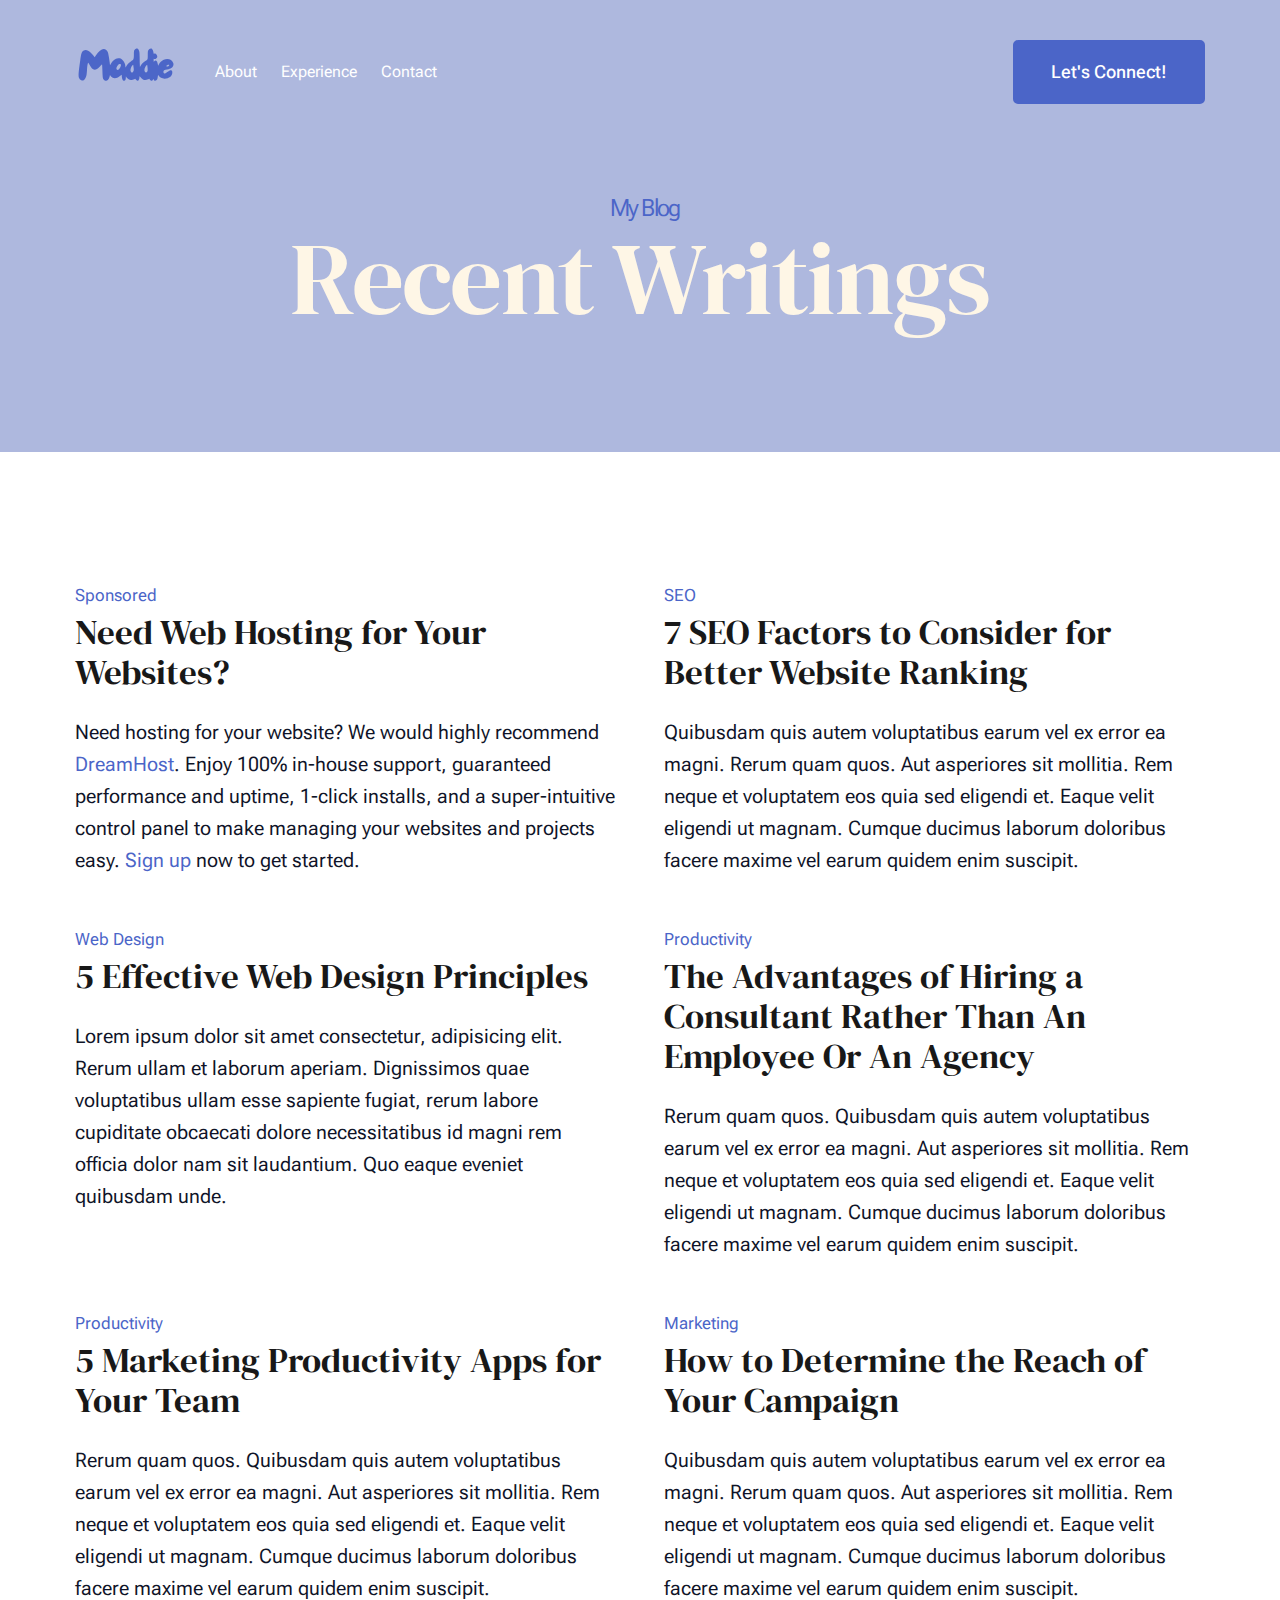
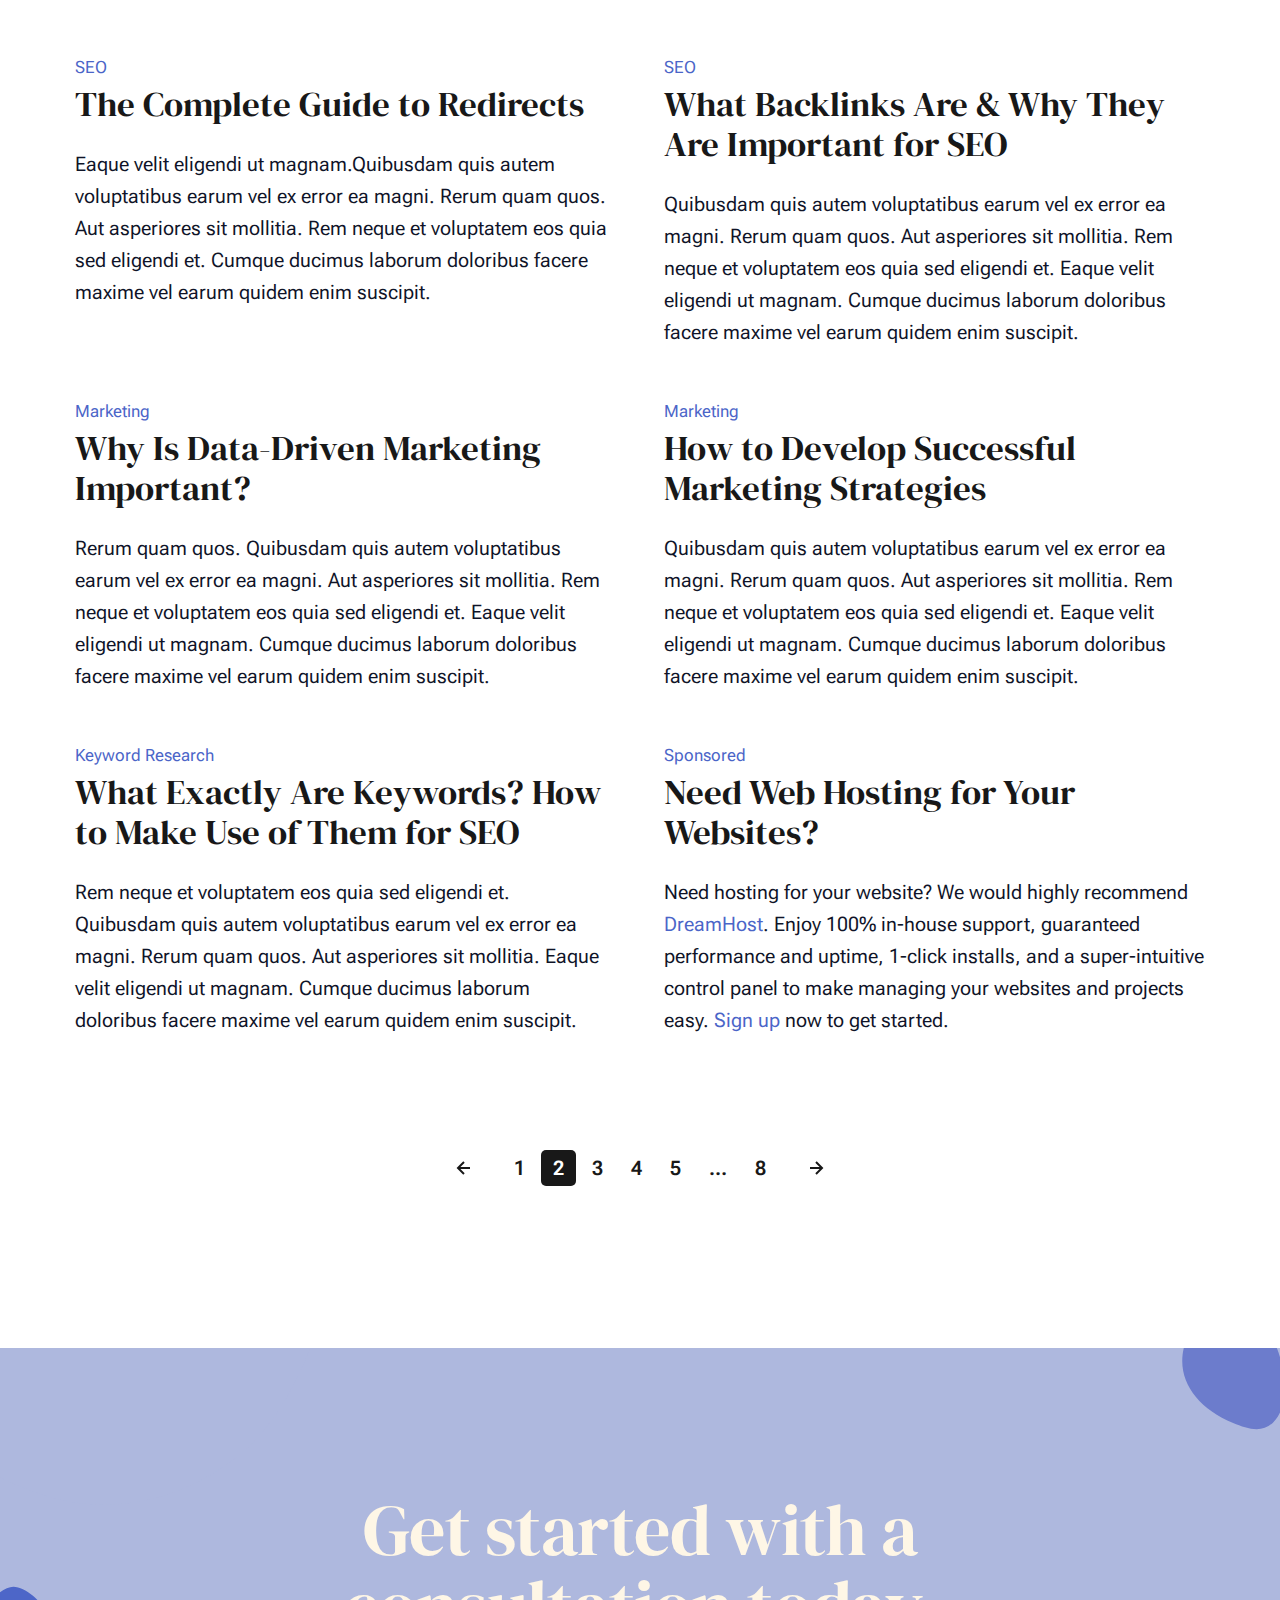
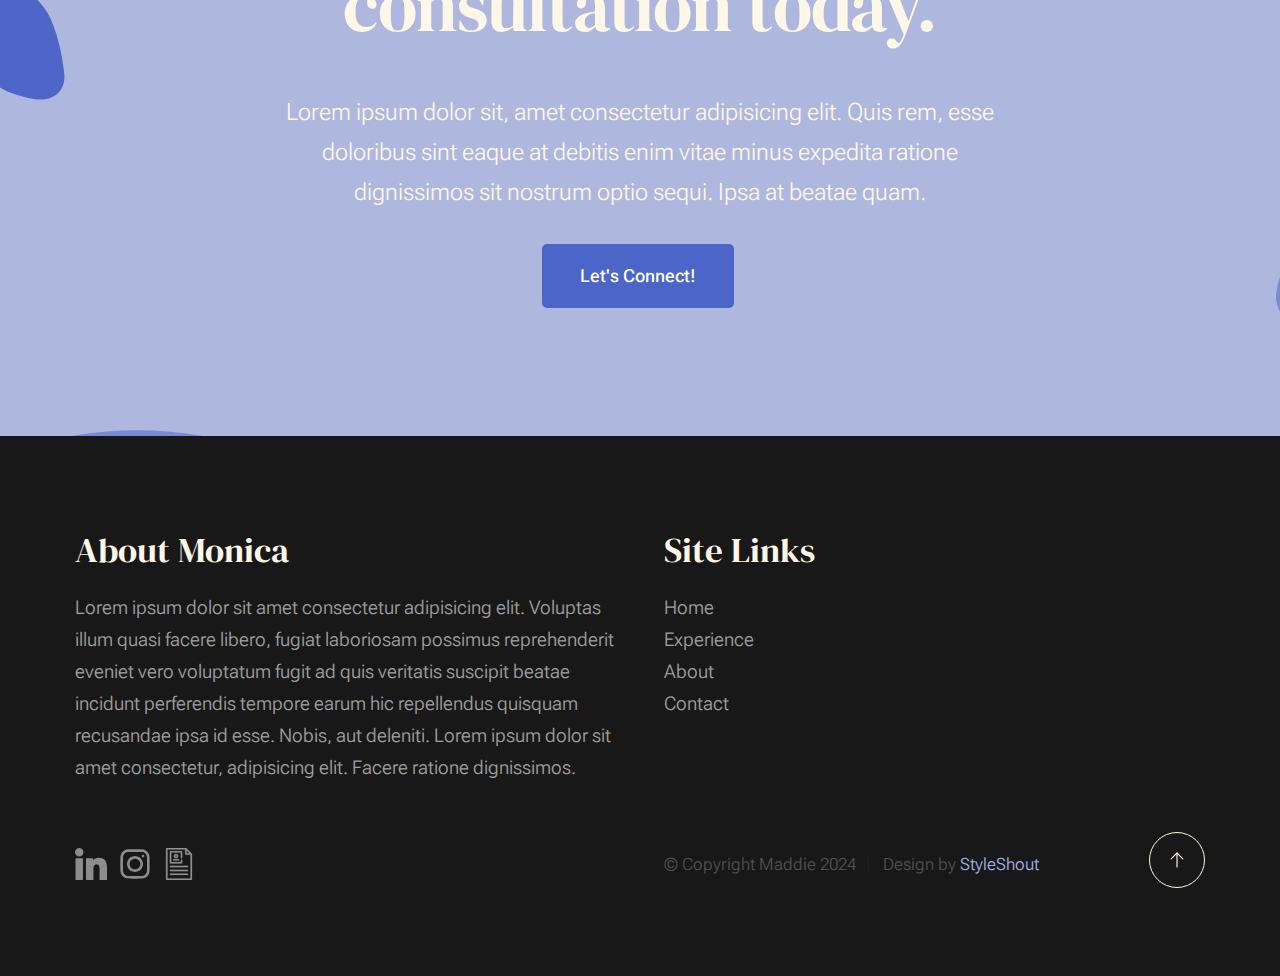
<file: blog.html>
<!DOCTYPE html>
<html lang="en" class="no-js" >
<head>

    <!--- basic page needs
    ================================================== -->
    <meta charset="utf-8">
    <meta name="viewport" content="width=device-width, initial-scale=1">
    <title>Blog - Monica</title>

    <script>
        document.documentElement.classList.remove('no-js');
        document.documentElement.classList.add('js');
    </script>

    <!-- CSS
    ================================================== -->
    <link rel="stylesheet" href="css/vendor.css">
    <link rel="stylesheet" href="css/styles.css">

    <!-- favicons
    ================================================== -->
    <link rel="apple-touch-icon" sizes="180x180" href="apple-touch-icon.png">
    <link rel="icon" type="image/png" sizes="32x32" href="favicon-32x32.png">
    <link rel="icon" type="image/png" sizes="16x16" href="favicon-16x16.png">
    <link rel="manifest" href="site.webmanifest">

</head>


<body id="top">


    <!-- preloader
    ================================================== -->
    <div id="preloader">
        <div id="loader" class="dots-fade">
            <div></div>
            <div></div>
            <div></div>
        </div>
    </div>


    <!-- page wrap
    ================================================== -->
    <div id="page" class="s-pagewrap">

        <!-- # site header 
        ================================================== -->
        <header class="s-header">

            <div class="row s-header__inner width-sixteen-col">

                <div class="s-header__block">
                    <div class="s-header__logo">
                        <a class="logo" href="index.html">
                            <img src="images/logoM.svg" alt="Homepage">
                        </a>
                    </div>

                    <a class="s-header__menu-toggle" href="#0"><span>Menu</span></a>
                </div> <!-- end s-header__block -->

                <nav class="s-header__nav">
    
                    <ul class="s-header__menu-links">
                        <li><a href="about.html">About</a></li>
                        <li><a href="services.html">Experience</a></li>
                        <!--<li class="current"><a href="blog.html">Journal</a></li>-->
                        <li><a href="contact.html">Contact</a></li>
                    </ul> <!-- s-header__menu-links -->

                    <div class="s-header__contact">
                        <a href="contact.html" class="btn btn--primary s-header__contact-btn">Let's Connect!</a>                        
                    </div> <!-- s-header__contact -->
    
                </nav> <!-- end s-header__nav -->

            </div> <!-- end s-header__inner -->

        </header> <!-- end s-header -->


        <!-- # site main content
        ================================================== -->
        <section id="content" class="s-content">

               <section class="s-pageheader pageheader">
                    <div class="row">
                        <div class="column xl-12">
                            <h1 class="page-title">
                                <span class="page-title__small-type text-pretitle">My Blog</span>
                                Recent Writings
                            </h1>
                        </div>
                    </div>
               </section>   

               <section class="s-pagecontent pagecontent">

                    <div class="row">
                        <div class="column xl-12 grid-block">          
        
                            <!-- <div class="grid-full">         -->
                                <div class="grid-full grid-list-items">

                                    <div class="grid-list-items__item blog-card">
                                        <div class="blog-card__header">
                                            <div class="blog-card__cat-links">
                                                <a href="blog.html">Sponsored</a>
                                            </div>
                                            <h3 class="blog-card__title"><a href="https://www.dreamhost.com/r.cgi?287326">Need Web Hosting for Your Websites?</a></h3>
                                        </div>
                                        <div class="blog-card__text">
                                            <p>
                                            Need hosting for your website? We would highly recommend <a href="https://www.dreamhost.com/r.cgi?287326">DreamHost</a>.
                                            Enjoy 100% in-house support, guaranteed performance and uptime, 1-click installs, and a super-intuitive control 
                                            panel to make managing your websites and projects easy. <a href="https://www.dreamhost.com/r.cgi?287326">Sign up</a> now to get started.
                                            </p>
                                        </div>
                                    </div> <!-- end blog-card -->
                                    <div class="grid-list-items__item blog-card">
                                        <div class="blog-card__header">
                                            <div class="blog-card__cat-links">
                                                <a href="blog.html">SEO</a>
                                            </div>
                                            <h3 class="blog-card__title"><a href="single.html">7 SEO Factors to Consider for Better Website Ranking</a></h3>
                                        </div>
                                        <div class="blog-card__text">
                                            <p>
                                            Quibusdam quis autem voluptatibus earum vel ex error ea magni. Rerum quam quos. Aut asperiores 
                                            sit mollitia. Rem neque et voluptatem eos quia sed eligendi et. Eaque velit eligendi ut 
                                            magnam. Cumque ducimus laborum doloribus facere maxime vel earum quidem enim suscipit.
                                            </p>
                                        </div>
                                    </div> <!-- end blog-card -->
                                    <div class="grid-list-items__item blog-card">
                                        <div class="blog-card__header">
                                            <div class="blog-card__cat-links">
                                                <a href="blog.html">Web Design</a>
                                            </div>
                                            <h3 class="blog-card__title"><a href="single.html">5 Effective Web Design Principles</a></h3>
                                        </div>
                                        <div class="blog-card__text">
                                            <p>
                                            Lorem ipsum dolor sit amet consectetur, adipisicing elit. Rerum ullam et laborum aperiam. 
                                            Dignissimos quae voluptatibus ullam esse sapiente fugiat, rerum labore cupiditate obcaecati 
                                            dolore necessitatibus id magni rem officia dolor nam sit laudantium. Quo eaque eveniet quibusdam unde. 
                                            </p>
                                        </div>
                                    </div> <!-- end blog card -->
                                    <div class="grid-list-items__item blog-card">
                                        <div class="blog-card__header">
                                            <div class="blog-card__cat-links">
                                                <a href="blog.html">Productivity</a>
                                            </div>
                                            <h3 class="blog-card__title"><a href="single.html">The Advantages of Hiring a Consultant Rather Than An Employee Or An Agency</a></h3>
                                        </div>
                                        <div class="blog-card__text">
                                            <p>
                                            Rerum quam quos. Quibusdam quis autem voluptatibus earum vel ex error ea magni. Aut asperiores 
                                            sit mollitia. Rem neque et voluptatem eos quia sed eligendi et. Eaque velit eligendi ut 
                                            magnam. Cumque ducimus laborum doloribus facere maxime vel earum quidem enim suscipit.
                                            </p>
                                        </div>
                                    </div> <!-- end blog-card -->
                                    <div class="grid-list-items__item blog-card">
                                        <div class="blog-card__header">
                                            <div class="blog-card__cat-links">
                                                <a href="blog.html">Productivity</a>
                                            </div>
                                            <h3 class="blog-card__title"><a href="single.html">5 Marketing Productivity Apps for Your Team</a></h3>
                                        </div>
                                        <div class="blog-card__text">
                                            <p>
                                            Rerum quam quos. Quibusdam quis autem voluptatibus earum vel ex error ea magni. Aut asperiores 
                                            sit mollitia. Rem neque et voluptatem eos quia sed eligendi et. Eaque velit eligendi ut 
                                            magnam. Cumque ducimus laborum doloribus facere maxime vel earum quidem enim suscipit.
                                            </p>
                                        </div>
                                    </div> <!-- end blog-card -->
                                    <div class="grid-list-items__item blog-card">
                                        <div class="blog-card__header">
                                            <div class="blog-card__cat-links">
                                                <a href="blog.html">Marketing</a>
                                            </div>
                                            <h3 class="blog-card__title"><a href="single.html">How to Determine the Reach of Your Campaign</a></h3>
                                        </div>
                                        <div class="blog-card__text">
                                            <p>
                                            Quibusdam quis autem voluptatibus earum vel ex error ea magni. Rerum quam quos. Aut asperiores 
                                            sit mollitia. Rem neque et voluptatem eos quia sed eligendi et. Eaque velit eligendi ut 
                                            magnam. Cumque ducimus laborum doloribus facere maxime vel earum quidem enim suscipit.
                                            </p>
                                        </div>
                                    </div> <!-- end blog-card -->
                                    <div class="grid-list-items__item blog-card">
                                        <div class="blog-card__header">
                                            <div class="blog-card__cat-links">
                                                <a href="blog.html">SEO</a>
                                            </div>
                                            <h3 class="blog-card__title"><a href="single.html">The Complete Guide to Redirects</a></h3>
                                        </div>
                                        <div class="blog-card__text">
                                            <p>
                                            Eaque velit eligendi ut magnam.Quibusdam quis autem voluptatibus earum vel 
                                            ex error ea magni. Rerum quam quos. Aut asperiores sit mollitia. Rem neque et 
                                            voluptatem eos quia sed eligendi et. Cumque ducimus laborum doloribus facere maxime 
                                            vel earum quidem enim suscipit.
                                            </p>
                                        </div>
                                    </div> <!-- end blog card -->
                                    <div class="grid-list-items__item blog-card">
                                        <div class="blog-card__header">
                                            <div class="blog-card__cat-links">
                                                <a href="blog.html">SEO</a>
                                            </div>
                                            <h3 class="blog-card__title"><a href="single.html">What Backlinks Are & Why They Are Important for SEO</a></h3>
                                        </div>
                                        <div class="blog-card__text">
                                            <p>
                                            Quibusdam quis autem voluptatibus earum vel ex error ea magni. Rerum quam quos. Aut asperiores 
                                            sit mollitia. Rem neque et voluptatem eos quia sed eligendi et. Eaque velit eligendi ut 
                                            magnam. Cumque ducimus laborum doloribus facere maxime vel earum quidem enim suscipit.
                                            </p>
                                        </div>
                                    </div> <!-- end blog-card -->
                                    <div class="grid-list-items__item blog-card">
                                        <div class="blog-card__header">
                                            <div class="blog-card__cat-links">
                                                <a href="blog.html">Marketing</a>
                                            </div>
                                            <h3 class="blog-card__title"><a href="single.html">Why Is Data-Driven Marketing Important?</a></h3>
                                        </div>
                                        <div class="blog-card__text">
                                            <p>
                                            Rerum quam quos. Quibusdam quis autem voluptatibus earum vel ex error ea magni. Aut asperiores 
                                            sit mollitia. Rem neque et voluptatem eos quia sed eligendi et. Eaque velit eligendi ut 
                                            magnam. Cumque ducimus laborum doloribus facere maxime vel earum quidem enim suscipit.
                                            </p>
                                        </div>
                                    </div> <!-- end blog card -->
                                    <div class="grid-list-items__item blog-card">
                                        <div class="blog-card__header">
                                            <div class="blog-card__cat-links">
                                                <a href="blog.html">Marketing</a>
                                            </div>
                                            <h3 class="blog-card__title"><a href="single.html">How to Develop Successful Marketing Strategies</a></h3>
                                        </div>
                                        <div class="blog-card__text">
                                            <p>
                                            Quibusdam quis autem voluptatibus earum vel ex error ea magni. Rerum quam quos. Aut asperiores 
                                            sit mollitia. Rem neque et voluptatem eos quia sed eligendi et. Eaque velit eligendi ut 
                                            magnam. Cumque ducimus laborum doloribus facere maxime vel earum quidem enim suscipit.
                                            </p>
                                        </div>
                                    </div> <!-- end blog-card -->
                                    <div class="grid-list-items__item blog-card">
                                        <div class="blog-card__header">
                                            <div class="blog-card__cat-links">
                                                <a href="blog.html">Keyword Research</a>
                                            </div>
                                            <h3 class="blog-card__title"><a href="single.html">What Exactly Are Keywords? How to Make Use of Them for SEO</a></h3>
                                        </div>
                                        <div class="blog-card__text">
                                            <p>
                                            Rem neque et voluptatem eos quia sed eligendi et. Quibusdam quis autem voluptatibus earum vel ex error ea magni. 
                                            Rerum quam quos. Aut asperiores sit mollitia. Eaque velit eligendi ut 
                                            magnam. Cumque ducimus laborum doloribus facere maxime vel earum quidem enim suscipit.
                                            </p>
                                        </div>
                                    </div> <!-- end blog-card -->
                                    <div class="grid-list-items__item blog-card">
                                        <div class="blog-card__header">
                                            <div class="blog-card__cat-links">
                                                <a href="blog.html">Sponsored</a>
                                            </div>
                                            <h3 class="blog-card__title"><a href="https://www.dreamhost.com/r.cgi?287326">Need Web Hosting for Your Websites?</a></h3>
                                        </div>
                                        <div class="blog-card__text">
                                            <p>
                                            Need hosting for your website? We would highly recommend <a href="https://www.dreamhost.com/r.cgi?287326">DreamHost</a>.
                                            Enjoy 100% in-house support, guaranteed performance and uptime, 1-click installs, and a super-intuitive control 
                                            panel to make managing your websites and projects easy. <a href="https://www.dreamhost.com/r.cgi?287326">Sign up</a> now to get started.
                                            </p>
                                        </div>
                                    </div> <!-- end blog card -->
        
                                </div> <!-- grid-list-items -->
                            <!-- </div>     -->

                        </div> <!-- end grid-block-->
                    </div> <!-- end row -->

                    <!-- pagination -->
                    <div class="row navigation pagination">
                        <div class="column xl-12">
                            <nav class="pgn">
                                <ul>
                                    <li>
                                        <a class="pgn__prev" href="#0">
                                            <svg xmlns="http://www.w3.org/2000/svg" width="24" height="24" viewBox="0 0 24 24"><path d="M12.707 17.293L8.414 13H18v-2H8.414l4.293-4.293-1.414-1.414L4.586 12l6.707 6.707z"/></svg>
                                        </a>
                                    </li>
                                    <li><a class="pgn__num" href="#0">1</a></li>
                                    <li><span class="pgn__num current">2</span></li>
                                    <li><a class="pgn__num" href="#0">3</a></li>
                                    <li><a class="pgn__num" href="#0">4</a></li>
                                    <li><a class="pgn__num" href="#0">5</a></li>
                                    <li><span class="pgn__num dots">…</span></li>
                                    <li><a class="pgn__num" href="#0">8</a></li>
                                    <li>
                                        <a class="pgn__next" href="#0">
                                            <svg xmlns="http://www.w3.org/2000/svg" width="24" height="24" viewBox="0 0 24 24"><path d="M11.293 17.293l1.414 1.414L19.414 12l-6.707-6.707-1.414 1.414L15.586 11H6v2h9.586z"/></svg>
                                        </a>
                                    </li>
                                </ul>
                            </nav>
                        </div> <!-- end column -->
                    </div> <!-- end pagination -->

               </section>

        </section> <!-- s-content-->

        <!-- # cta
        ================================================== -->
        <section id="cta" class="s-cta">

            <div class="row row-x-center text-center">
                <div class="column xl-8 lg-12">

                    <div class="s-cta__content">
                        <h2 class="text-display-title">
                        Get started with a consultation today.
                        </h2>
                        <p class="lead">
                        Lorem ipsum dolor sit, amet consectetur adipisicing elit. Quis rem, esse doloribus sint eaque at debitis enim vitae minus expedita ratione dignissimos sit nostrum optio sequi. Ipsa at beatae quam.
                        </p>
                        <a href="contact.html" class="btn btn--primary">Let's Connect!</a>
                    </div>

                </div>
            </div>

        </section> <!-- end s-cta -->


        <!-- # footer 
        ================================================== -->
        <footer class="s-footer">
            <div class="row s-footer__content">
                <div class="column xl-6 lg-6 md-12 s-footer__block s-footer__about">                    
                    <h3>About Monica</h3>
                    <p>
                    Lorem ipsum dolor sit amet consectetur adipisicing elit. Voluptas illum quasi facere libero, 
                    fugiat laboriosam possimus reprehenderit eveniet vero voluptatum fugit ad quis veritatis suscipit beatae 
                    incidunt perferendis tempore earum hic repellendus quisquam recusandae ipsa id esse. Nobis, aut deleniti.
                    Lorem ipsum dolor sit amet consectetur, adipisicing elit. Facere ratione dignissimos.
                    </p>               
                </div>                
                <div class="column xl-3 lg-6 md-12 s-footer__block s-footer__site-links">
                    <h3>Site Links</h3>
                    <ul class="link-list">
                        <li><a href="index.html">Home</a></li>
                        <li><a href="services.html">Experience</a></li>
                        <!--<li><a href="blog.html">Journal</a></li>-->
                        <li><a href="about.html">About</a></li>
                        <li><a href="contact.html">Contact</a></li>
                    </ul>
                </div>
            </div>    
            
            <div class="row s-footer__bottom">
                <div class="column xl-6 lg-12">
                    <ul class="s-footer__social social-list">
                        <li>
                            <a href="https://www.linkedin.com/in/madeleineweber/">
                                <svg fill="#000000" height="24px" width="24px" version="1.1" id="Layer_1" xmlns="http://www.w3.org/2000/svg" xmlns:xlink="http://www.w3.org/1999/xlink" viewBox="0 0 310 310" xml:space="preserve"><g id="SVGRepo_bgCarrier" stroke-width="0"></g><g id="SVGRepo_tracerCarrier" stroke-linecap="round" stroke-linejoin="round"></g><g id="SVGRepo_iconCarrier"> <g id="XMLID_801_"> <path id="XMLID_802_" d="M72.16,99.73H9.927c-2.762,0-5,2.239-5,5v199.928c0,2.762,2.238,5,5,5H72.16c2.762,0,5-2.238,5-5V104.73 C77.16,101.969,74.922,99.73,72.16,99.73z"></path> <path id="XMLID_803_" d="M41.066,0.341C18.422,0.341,0,18.743,0,41.362C0,63.991,18.422,82.4,41.066,82.4 c22.626,0,41.033-18.41,41.033-41.038C82.1,18.743,63.692,0.341,41.066,0.341z"></path> <path id="XMLID_804_" d="M230.454,94.761c-24.995,0-43.472,10.745-54.679,22.954V104.73c0-2.761-2.238-5-5-5h-59.599 c-2.762,0-5,2.239-5,5v199.928c0,2.762,2.238,5,5,5h62.097c2.762,0,5-2.238,5-5v-98.918c0-33.333,9.054-46.319,32.29-46.319 c25.306,0,27.317,20.818,27.317,48.034v97.204c0,2.762,2.238,5,5,5H305c2.762,0,5-2.238,5-5V194.995 C310,145.43,300.549,94.761,230.454,94.761z"></path> </g> </g></svg>
                                  <span class="u-screen-reader-text">LinkedIn</span>
                            </a>
                        </li>
                        <li>
                            <a href="https://www.instagram.com/m_o_o_/">
                                <svg viewBox="0 0 24 24" fill="none" xmlns="http://www.w3.org/2000/svg"><g id="SVGRepo_bgCarrier" stroke-width="0"></g><g id="SVGRepo_tracerCarrier" stroke-linecap="round" stroke-linejoin="round"></g><g id="SVGRepo_iconCarrier"> <path fill-rule="evenodd" clip-rule="evenodd" d="M12 18C15.3137 18 18 15.3137 18 12C18 8.68629 15.3137 6 12 6C8.68629 6 6 8.68629 6 12C6 15.3137 8.68629 18 12 18ZM12 16C14.2091 16 16 14.2091 16 12C16 9.79086 14.2091 8 12 8C9.79086 8 8 9.79086 8 12C8 14.2091 9.79086 16 12 16Z" fill="#0F0F0F"></path> <path d="M18 5C17.4477 5 17 5.44772 17 6C17 6.55228 17.4477 7 18 7C18.5523 7 19 6.55228 19 6C19 5.44772 18.5523 5 18 5Z" fill="#0F0F0F"></path> <path fill-rule="evenodd" clip-rule="evenodd" d="M1.65396 4.27606C1 5.55953 1 7.23969 1 10.6V13.4C1 16.7603 1 18.4405 1.65396 19.7239C2.2292 20.8529 3.14708 21.7708 4.27606 22.346C5.55953 23 7.23969 23 10.6 23H13.4C16.7603 23 18.4405 23 19.7239 22.346C20.8529 21.7708 21.7708 20.8529 22.346 19.7239C23 18.4405 23 16.7603 23 13.4V10.6C23 7.23969 23 5.55953 22.346 4.27606C21.7708 3.14708 20.8529 2.2292 19.7239 1.65396C18.4405 1 16.7603 1 13.4 1H10.6C7.23969 1 5.55953 1 4.27606 1.65396C3.14708 2.2292 2.2292 3.14708 1.65396 4.27606ZM13.4 3H10.6C8.88684 3 7.72225 3.00156 6.82208 3.0751C5.94524 3.14674 5.49684 3.27659 5.18404 3.43597C4.43139 3.81947 3.81947 4.43139 3.43597 5.18404C3.27659 5.49684 3.14674 5.94524 3.0751 6.82208C3.00156 7.72225 3 8.88684 3 10.6V13.4C3 15.1132 3.00156 16.2777 3.0751 17.1779C3.14674 18.0548 3.27659 18.5032 3.43597 18.816C3.81947 19.5686 4.43139 20.1805 5.18404 20.564C5.49684 20.7234 5.94524 20.8533 6.82208 20.9249C7.72225 20.9984 8.88684 21 10.6 21H13.4C15.1132 21 16.2777 20.9984 17.1779 20.9249C18.0548 20.8533 18.5032 20.7234 18.816 20.564C19.5686 20.1805 20.1805 19.5686 20.564 18.816C20.7234 18.5032 20.8533 18.0548 20.9249 17.1779C20.9984 16.2777 21 15.1132 21 13.4V10.6C21 8.88684 20.9984 7.72225 20.9249 6.82208C20.8533 5.94524 20.7234 5.49684 20.564 5.18404C20.1805 4.43139 19.5686 3.81947 18.816 3.43597C18.5032 3.27659 18.0548 3.14674 17.1779 3.0751C16.2777 3.00156 15.1132 3 13.4 3Z" fill="#0F0F0F"></path> </g></svg>
                                <span class="u-screen-reader-text">Instagram</span>
                            </a>
                        </li>
                        <li>
                                <a href="WeberMadeleineCV.docx" download="MWeberCV">
                                    <svg fill="#aeb8de" height="24px" width="24px" version="1.1" id="Capa_1" xmlns="http://www.w3.org/2000/svg" xmlns:xlink="http://www.w3.org/1999/xlink" viewBox="0 0 420 420" xml:space="preserve" stroke="#ffffff"><g id="SVGRepo_bgCarrier" stroke-width="0"></g><g id="SVGRepo_tracerCarrier" stroke-linecap="round" stroke-linejoin="round"></g><g id="SVGRepo_iconCarrier"> <g> <path d="M380.95,79.002c-0.024-0.243-0.066-0.481-0.107-0.719c-0.015-0.083-0.022-0.168-0.038-0.251 c-0.057-0.287-0.131-0.568-0.213-0.846c-0.01-0.033-0.016-0.067-0.025-0.099c-0.086-0.282-0.188-0.558-0.297-0.829 c-0.012-0.03-0.021-0.061-0.033-0.09c-0.106-0.256-0.227-0.504-0.354-0.748c-0.023-0.045-0.042-0.093-0.066-0.138 c-0.118-0.219-0.249-0.429-0.382-0.638c-0.043-0.067-0.08-0.138-0.124-0.204c-0.126-0.188-0.265-0.366-0.403-0.544 c-0.062-0.08-0.117-0.164-0.182-0.243c-0.162-0.197-0.337-0.383-0.513-0.567c-0.049-0.051-0.091-0.106-0.141-0.156l-70-70 c-0.047-0.047-0.1-0.088-0.148-0.134c-0.187-0.179-0.375-0.356-0.575-0.52c-0.074-0.061-0.155-0.114-0.231-0.172 c-0.183-0.142-0.365-0.284-0.557-0.412c-0.062-0.042-0.128-0.076-0.191-0.116c-0.213-0.136-0.427-0.27-0.651-0.389 c-0.042-0.022-0.086-0.04-0.128-0.062c-0.247-0.128-0.498-0.25-0.757-0.358c-0.028-0.012-0.058-0.02-0.086-0.032 c-0.272-0.11-0.549-0.212-0.833-0.298c-0.033-0.01-0.068-0.016-0.102-0.026c-0.277-0.081-0.557-0.155-0.843-0.212 c-0.084-0.017-0.17-0.024-0.254-0.039c-0.237-0.041-0.474-0.083-0.716-0.107C301.668,0.017,301.335,0,301,0H49 c-5.522,0-10,4.477-10,10v400c0,5.523,4.478,10,10,10h322c5.522,0,10-4.477,10-10V80C381,79.665,380.983,79.332,380.95,79.002z M311,34.142L346.858,70H311V34.142z M59,400V20h232v60c0,5.523,4.478,10,10,10h60v310H59z"></path> <path d="M129,154c0,5.523,4.478,10,10,10h64c5.522,0,10-4.477,10-10s-4.478-10-10-10h-64C133.478,144,129,148.477,129,154z"></path> <path d="M201,104c0-16.542-13.458-30-30-30s-30,13.458-30,30s13.458,30,30,30S201,120.542,201,104z M161,104 c0-5.514,4.486-10,10-10s10,4.486,10,10s-4.486,10-10,10S161,109.514,161,104z"></path> <path d="M99,204h144c5.522,0,10-4.477,10-10v-31.892c0-5.523-4.478-10-10-10s-10,4.477-10,10V184H109V60h124v68 c0,5.523,4.478,10,10,10s10-4.477,10-10V50c0-5.523-4.478-10-10-10H99c-5.522,0-10,4.477-10,10v144C89,199.523,93.478,204,99,204z"></path> <path d="M321,234H99c-5.522,0-10,4.477-10,10s4.478,10,10,10h222c5.522,0,10-4.477,10-10S326.522,234,321,234z"></path> <path d="M321,284H99c-5.522,0-10,4.477-10,10s4.478,10,10,10h222c5.522,0,10-4.477,10-10S326.522,284,321,284z"></path> <path d="M321,334H99c-5.522,0-10,4.477-10,10s4.478,10,10,10h222c5.522,0,10-4.477,10-10S326.522,334,321,334z"></path> </g> </g></svg>
                                    <span class="u-screen-reader-text">CV</span>
                                </a>                    
                        </li>
                    </ul> <!-- end s-footer__social -->
                </div>
                <div class="column xl-6 lg-12">
                    <p class="ss-copyright">
                        <span>© Copyright Maddie 2024</span> 
                        <span>Design by <a href="https://www.styleshout.com/">StyleShout</a></span>
                    </p>
                </div>

                <div class="ss-go-top">
                    <a class="smoothscroll" title="Back to Top" href="#top">
                        <svg xmlns="http://www.w3.org/2000/svg" viewBox="0 0 24 24" width="36" height="36" fill="none" stroke="#ffffff" stroke-width="1" stroke-linecap="round" stroke-linejoin="round">&lt;!--!  Atomicons Free 1.00 by @atisalab License - https://atomicons.com/license/ (Icons: CC BY 4.0) Copyright 2021 Atomicons --&gt;<polyline points="17 11 12 6 7 11"></polyline><line x1="12" y1="18" x2="12" y2="6"></line></svg>
                    </a>
                </div> <!-- end ss-go-top -->
            </div>
            
        </footer> <!-- end s-footer -->

    </div> <!-- end page-wrap -->

    <!-- Java Script
    ================================================== -->
    <script src="js/plugins.js"></script>
    <script src="js/main.js"></script>

</body>
</html>
</file>
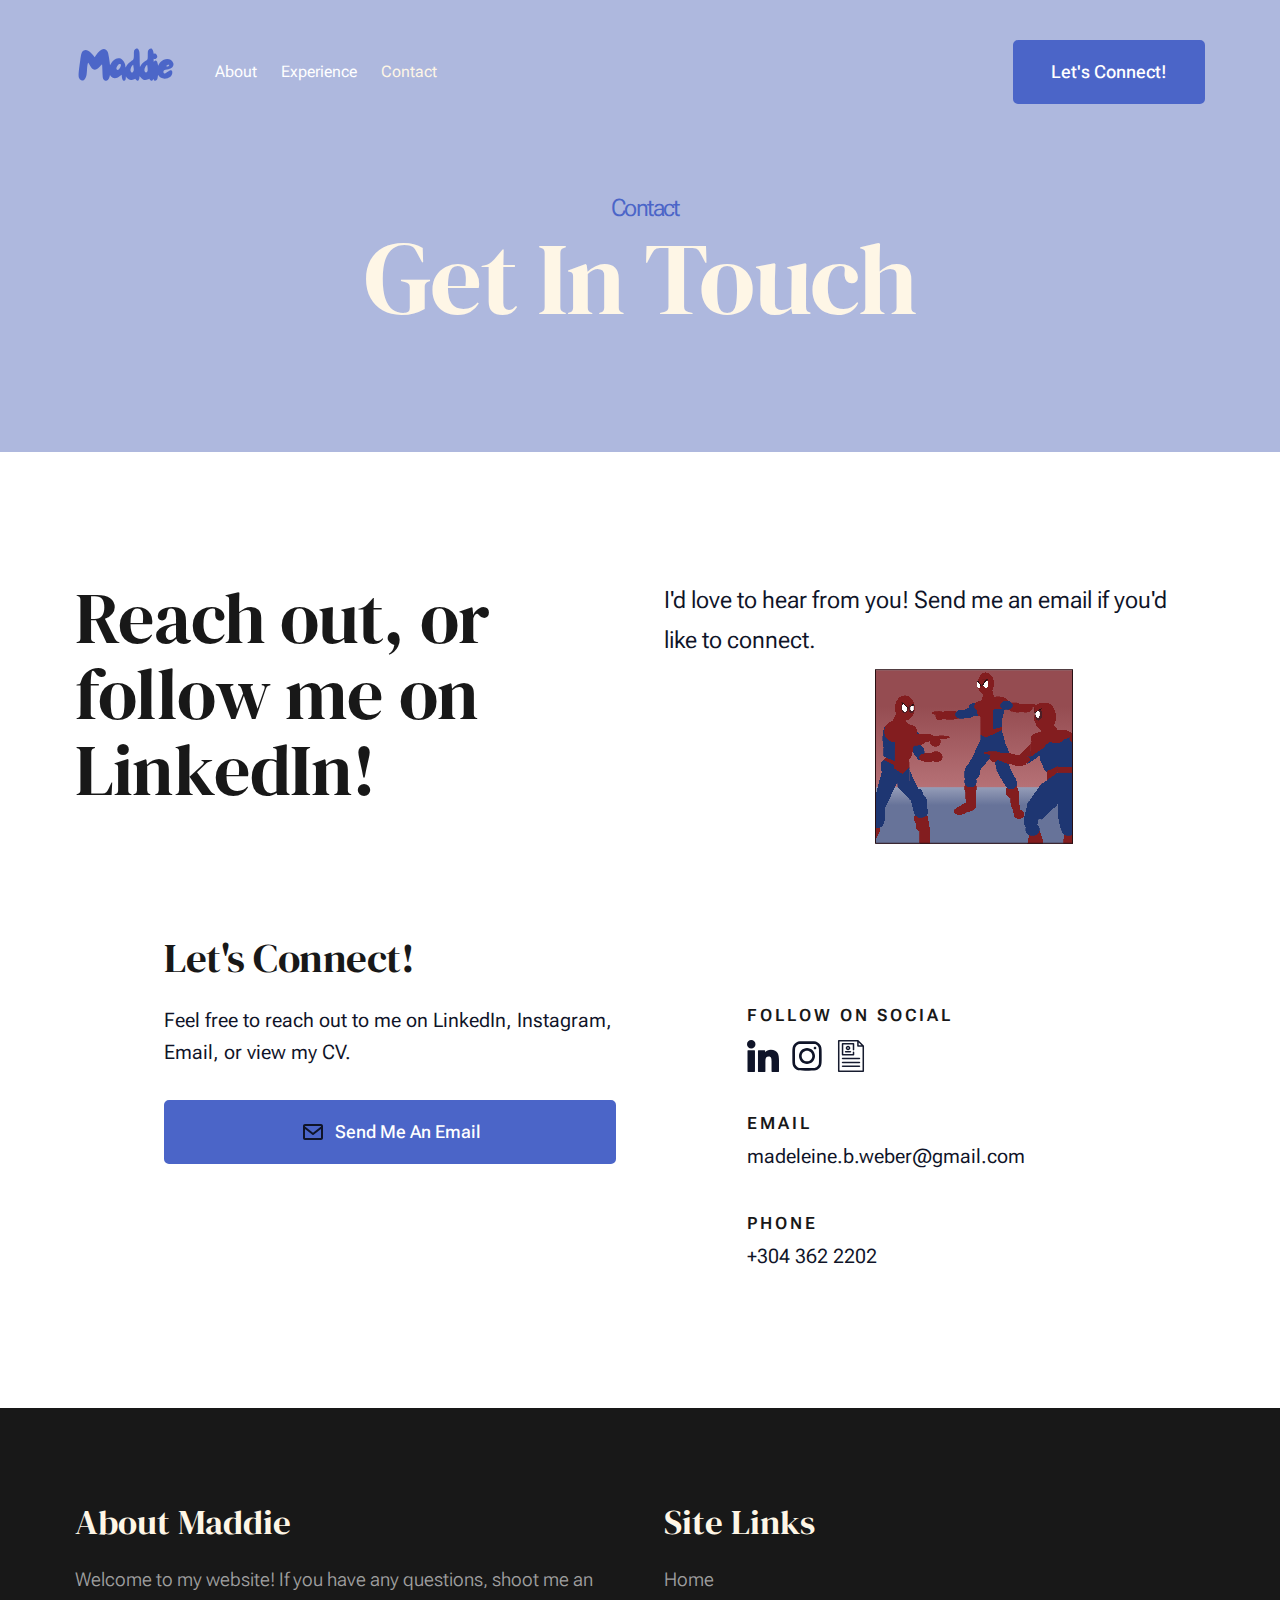
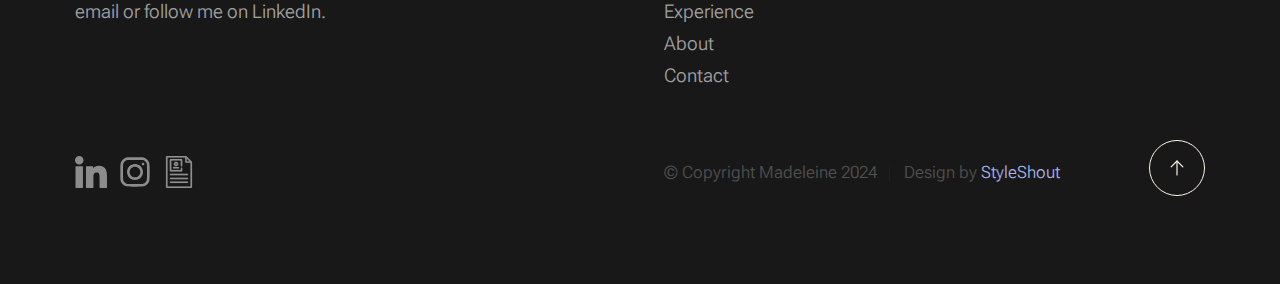
<file: contact.html>
<!DOCTYPE html>
<html lang="en" class="no-js">

<head>

    <!--- basic page needs
    ================================================== -->
    <meta charset="utf-8">
    <meta name="viewport" content="width=device-width, initial-scale=1">
    <title>Contact</title>

    <script>
        document.documentElement.classList.remove('no-js');
        document.documentElement.classList.add('js');
    </script>

    <!-- CSS
    ================================================== -->
    <link rel="stylesheet" href="css/vendor.css">
    <link rel="stylesheet" href="css/styles.css">

    <!-- favicons
    ================================================== -->
    <link rel="apple-touch-icon" sizes="180x180" href="apple-touch-icon.png">
    <link rel="icon" type="image/png" sizes="32x32" href="favicon-32x32.png">
    <link rel="icon" type="image/png" sizes="16x16" href="favicon-16x16.png">
    <link rel="manifest" href="site.webmanifest">

</head>


<body id="top">


    <!-- preloader
    ================================================== -->
    <div id="preloader">
        <div id="loader" class="dots-fade">
            <div></div>
            <div></div>
            <div></div>
        </div>
    </div>


    <!-- page wrap
    ================================================== -->
    <div id="page" class="s-pagewrap">


        <!-- # site header 
        ================================================== -->
        <header class="s-header">
            <div class="row s-header__inner width-sixteen-col">

                <div class="s-header__block">
                    <div class="s-header__logo">
                        <a class="logo" href="index.html">
                            <img src="images/logoM.svg" alt="Homepage">
                        </a>
                    </div>

                    <a class="s-header__menu-toggle" href="#0"><span>Menu</span></a>
                </div> <!-- end s-header__block -->

                <nav class="s-header__nav">

                    <ul class="s-header__menu-links">
                        <li><a href="about.html">About</a></li>
                        <li><a href="services.html">Experience</a></li>
                        <!--<li><a href="blog.html">Journal</a></li>-->
                        <li class="current"><a href="contact.html">Contact</a></li>
                    </ul> <!-- s-header__menu-links -->

                    <div class="s-header__contact">
                        <a href="contact.html" class="btn btn--primary s-header__contact-btn">Let's Connect!</a>
                    </div> <!-- s-header__contact -->

                </nav> <!-- end s-header__nav -->

            </div> <!-- end s-header__inner -->
        </header> <!-- end s-header -->


        <!-- # site main content
        ================================================== -->
        <section id="content" class="s-content">

            <section class="s-pageheader pageheader">
                <div class="row">
                    <div class="column xl-12">
                        <h1 class="page-title">
                            <span class="page-title__small-type text-pretitle">Contact</span>
                            Get In Touch
                        </h1>
                    </div>
                </div>
            </section> <!--pageheader -->

            <section class="s-pagecontent pagecontent">

                <div class="row pageintro">
                    <div class="column xl-6 lg-12">
                        <h2 class="text-display-title">Reach out, or follow me on LinkedIn!</h2>
                    </div>
                    <div class="column xl-6 lg-12 u-flexitem-x-right" style="contain:strict;">
                        <p class="lead">
                            I'd love to hear from you! Send me an email if you'd like to connect.
                        </p>
                        <a href="https://codepen.io/robleto/pen/bGOmVeq">
                            <div class="mixed"
                                style="top: -13em;right: -12em;align-content: center;object-position: center;place-items: center;vertical-align: middle;margin: auto;">
                            </div>
                        </a>
                    </div>
                </div> <!-- pageintro -->

                <div class="row pagemedia">
                    <d class="column xl-12">
                    </d>
                </div> <!-- pagemedia -->

                <div class="row width-narrower pagemain">
                    <div class="column xl-12">
                        <h2>Let's Connect!</h2>

                        <div class="row">
                            <div class="column xl-6 md-12 contact-cta">
                                <p>
                                    Feel free to reach out to me on LinkedIn, Instagram, Email, or view my CV.
                                </p>

                                <a href="mailto:madeleine.b.weber@gmail.com"
                                    class="btn btn--primary u-fullwidth contact-btn">
                                    <svg xmlns="http://www.w3.org/2000/svg" width="24" height="24" viewBox="0 0 24 24"
                                        style="fill: rgba(0, 0, 0, 1);transform: ;msFilter:;">
                                        <path
                                            d="M20 4H4c-1.103 0-2 .897-2 2v12c0 1.103.897 2 2 2h16c1.103 0 2-.897 2-2V6c0-1.103-.897-2-2-2zm0 2v.511l-8 6.223-8-6.222V6h16zM4 18V9.044l7.386 5.745a.994.994 0 0 0 1.228 0L20 9.044 20.002 18H4z">
                                        </path>
                                    </svg>
                                    Send Me An Email
                                </a>
                            </div>
                            <div class="column xl-5 md-12 u-flexitem-x-right">

                                <div class="contact-block">
                                    <h6>Follow On Social</h6>
                                    <ul class="contact-social social-list">
                                        <li>
                                            <a href="https://www.linkedin.com/in/madeleineweber/">
                                                <svg fill="#000000" height="24px" width="24px" version="1.1"
                                                    id="Layer_1" xmlns="http://www.w3.org/2000/svg"
                                                    xmlns:xlink="http://www.w3.org/1999/xlink" viewBox="0 0 310 310"
                                                    xml:space="preserve">
                                                    <g id="SVGRepo_bgCarrier" stroke-width="0"></g>
                                                    <g id="SVGRepo_tracerCarrier" stroke-linecap="round"
                                                        stroke-linejoin="round"></g>
                                                    <g id="SVGRepo_iconCarrier">
                                                        <g id="XMLID_801_">
                                                            <path id="XMLID_802_"
                                                                d="M72.16,99.73H9.927c-2.762,0-5,2.239-5,5v199.928c0,2.762,2.238,5,5,5H72.16c2.762,0,5-2.238,5-5V104.73 C77.16,101.969,74.922,99.73,72.16,99.73z">
                                                            </path>
                                                            <path id="XMLID_803_"
                                                                d="M41.066,0.341C18.422,0.341,0,18.743,0,41.362C0,63.991,18.422,82.4,41.066,82.4 c22.626,0,41.033-18.41,41.033-41.038C82.1,18.743,63.692,0.341,41.066,0.341z">
                                                            </path>
                                                            <path id="XMLID_804_"
                                                                d="M230.454,94.761c-24.995,0-43.472,10.745-54.679,22.954V104.73c0-2.761-2.238-5-5-5h-59.599 c-2.762,0-5,2.239-5,5v199.928c0,2.762,2.238,5,5,5h62.097c2.762,0,5-2.238,5-5v-98.918c0-33.333,9.054-46.319,32.29-46.319 c25.306,0,27.317,20.818,27.317,48.034v97.204c0,2.762,2.238,5,5,5H305c2.762,0,5-2.238,5-5V194.995 C310,145.43,300.549,94.761,230.454,94.761z">
                                                            </path>
                                                        </g>
                                                    </g>
                                                </svg>
                                                <span class="u-screen-reader-text">LinkedIn</span>
                                            </a>
                                        </li>
                                        <li>
                                            <a href="https://www.instagram.com/m_o_o_/">
                                                <svg viewBox="0 0 24 24" fill="none" xmlns="http://www.w3.org/2000/svg">
                                                    <g id="SVGRepo_bgCarrier" stroke-width="0"></g>
                                                    <g id="SVGRepo_tracerCarrier" stroke-linecap="round"
                                                        stroke-linejoin="round"></g>
                                                    <g id="SVGRepo_iconCarrier">
                                                        <path fill-rule="evenodd" clip-rule="evenodd"
                                                            d="M12 18C15.3137 18 18 15.3137 18 12C18 8.68629 15.3137 6 12 6C8.68629 6 6 8.68629 6 12C6 15.3137 8.68629 18 12 18ZM12 16C14.2091 16 16 14.2091 16 12C16 9.79086 14.2091 8 12 8C9.79086 8 8 9.79086 8 12C8 14.2091 9.79086 16 12 16Z"
                                                            fill="#0F0F0F"></path>
                                                        <path
                                                            d="M18 5C17.4477 5 17 5.44772 17 6C17 6.55228 17.4477 7 18 7C18.5523 7 19 6.55228 19 6C19 5.44772 18.5523 5 18 5Z"
                                                            fill="#0F0F0F"></path>
                                                        <path fill-rule="evenodd" clip-rule="evenodd"
                                                            d="M1.65396 4.27606C1 5.55953 1 7.23969 1 10.6V13.4C1 16.7603 1 18.4405 1.65396 19.7239C2.2292 20.8529 3.14708 21.7708 4.27606 22.346C5.55953 23 7.23969 23 10.6 23H13.4C16.7603 23 18.4405 23 19.7239 22.346C20.8529 21.7708 21.7708 20.8529 22.346 19.7239C23 18.4405 23 16.7603 23 13.4V10.6C23 7.23969 23 5.55953 22.346 4.27606C21.7708 3.14708 20.8529 2.2292 19.7239 1.65396C18.4405 1 16.7603 1 13.4 1H10.6C7.23969 1 5.55953 1 4.27606 1.65396C3.14708 2.2292 2.2292 3.14708 1.65396 4.27606ZM13.4 3H10.6C8.88684 3 7.72225 3.00156 6.82208 3.0751C5.94524 3.14674 5.49684 3.27659 5.18404 3.43597C4.43139 3.81947 3.81947 4.43139 3.43597 5.18404C3.27659 5.49684 3.14674 5.94524 3.0751 6.82208C3.00156 7.72225 3 8.88684 3 10.6V13.4C3 15.1132 3.00156 16.2777 3.0751 17.1779C3.14674 18.0548 3.27659 18.5032 3.43597 18.816C3.81947 19.5686 4.43139 20.1805 5.18404 20.564C5.49684 20.7234 5.94524 20.8533 6.82208 20.9249C7.72225 20.9984 8.88684 21 10.6 21H13.4C15.1132 21 16.2777 20.9984 17.1779 20.9249C18.0548 20.8533 18.5032 20.7234 18.816 20.564C19.5686 20.1805 20.1805 19.5686 20.564 18.816C20.7234 18.5032 20.8533 18.0548 20.9249 17.1779C20.9984 16.2777 21 15.1132 21 13.4V10.6C21 8.88684 20.9984 7.72225 20.9249 6.82208C20.8533 5.94524 20.7234 5.49684 20.564 5.18404C20.1805 4.43139 19.5686 3.81947 18.816 3.43597C18.5032 3.27659 18.0548 3.14674 17.1779 3.0751C16.2777 3.00156 15.1132 3 13.4 3Z"
                                                            fill="#0F0F0F"></path>
                                                    </g>
                                                </svg>
                                                <span class="u-screen-reader-text">Instagram</span>
                                            </a>
                                        </li>
                                        <li>
                                            <a href="WeberMadeleineCV.docx" download="MWeberCV">
                                                <svg fill="#aeb8de" height="24px" width="24px" version="1.1" id="Capa_1"
                                                    xmlns="http://www.w3.org/2000/svg"
                                                    xmlns:xlink="http://www.w3.org/1999/xlink" viewBox="0 0 420 420"
                                                    xml:space="preserve" stroke="#ffffff">
                                                    <g id="SVGRepo_bgCarrier" stroke-width="0"></g>
                                                    <g id="SVGRepo_tracerCarrier" stroke-linecap="round"
                                                        stroke-linejoin="round"></g>
                                                    <g id="SVGRepo_iconCarrier">
                                                        <g>
                                                            <path
                                                                d="M380.95,79.002c-0.024-0.243-0.066-0.481-0.107-0.719c-0.015-0.083-0.022-0.168-0.038-0.251 c-0.057-0.287-0.131-0.568-0.213-0.846c-0.01-0.033-0.016-0.067-0.025-0.099c-0.086-0.282-0.188-0.558-0.297-0.829 c-0.012-0.03-0.021-0.061-0.033-0.09c-0.106-0.256-0.227-0.504-0.354-0.748c-0.023-0.045-0.042-0.093-0.066-0.138 c-0.118-0.219-0.249-0.429-0.382-0.638c-0.043-0.067-0.08-0.138-0.124-0.204c-0.126-0.188-0.265-0.366-0.403-0.544 c-0.062-0.08-0.117-0.164-0.182-0.243c-0.162-0.197-0.337-0.383-0.513-0.567c-0.049-0.051-0.091-0.106-0.141-0.156l-70-70 c-0.047-0.047-0.1-0.088-0.148-0.134c-0.187-0.179-0.375-0.356-0.575-0.52c-0.074-0.061-0.155-0.114-0.231-0.172 c-0.183-0.142-0.365-0.284-0.557-0.412c-0.062-0.042-0.128-0.076-0.191-0.116c-0.213-0.136-0.427-0.27-0.651-0.389 c-0.042-0.022-0.086-0.04-0.128-0.062c-0.247-0.128-0.498-0.25-0.757-0.358c-0.028-0.012-0.058-0.02-0.086-0.032 c-0.272-0.11-0.549-0.212-0.833-0.298c-0.033-0.01-0.068-0.016-0.102-0.026c-0.277-0.081-0.557-0.155-0.843-0.212 c-0.084-0.017-0.17-0.024-0.254-0.039c-0.237-0.041-0.474-0.083-0.716-0.107C301.668,0.017,301.335,0,301,0H49 c-5.522,0-10,4.477-10,10v400c0,5.523,4.478,10,10,10h322c5.522,0,10-4.477,10-10V80C381,79.665,380.983,79.332,380.95,79.002z M311,34.142L346.858,70H311V34.142z M59,400V20h232v60c0,5.523,4.478,10,10,10h60v310H59z">
                                                            </path>
                                                            <path
                                                                d="M129,154c0,5.523,4.478,10,10,10h64c5.522,0,10-4.477,10-10s-4.478-10-10-10h-64C133.478,144,129,148.477,129,154z">
                                                            </path>
                                                            <path
                                                                d="M201,104c0-16.542-13.458-30-30-30s-30,13.458-30,30s13.458,30,30,30S201,120.542,201,104z M161,104 c0-5.514,4.486-10,10-10s10,4.486,10,10s-4.486,10-10,10S161,109.514,161,104z">
                                                            </path>
                                                            <path
                                                                d="M99,204h144c5.522,0,10-4.477,10-10v-31.892c0-5.523-4.478-10-10-10s-10,4.477-10,10V184H109V60h124v68 c0,5.523,4.478,10,10,10s10-4.477,10-10V50c0-5.523-4.478-10-10-10H99c-5.522,0-10,4.477-10,10v144C89,199.523,93.478,204,99,204z">
                                                            </path>
                                                            <path
                                                                d="M321,234H99c-5.522,0-10,4.477-10,10s4.478,10,10,10h222c5.522,0,10-4.477,10-10S326.522,234,321,234z">
                                                            </path>
                                                            <path
                                                                d="M321,284H99c-5.522,0-10,4.477-10,10s4.478,10,10,10h222c5.522,0,10-4.477,10-10S326.522,284,321,284z">
                                                            </path>
                                                            <path
                                                                d="M321,334H99c-5.522,0-10,4.477-10,10s4.478,10,10,10h222c5.522,0,10-4.477,10-10S326.522,334,321,334z">
                                                            </path>
                                                        </g>
                                                    </g>
                                                </svg>
                                                <span class="u-screen-reader-text">CV</span>
                                            </a>
                                        </li>
                                    </ul> <!-- end s-footer__social -->
                                </div>

                                <div class="contact-block">
                                    <h6>Email</h6>
                                    <a href="mailto:madeleine.b.weber@gmail.com">madeleine.b.weber@gmail.com</a>
                                </div>

                                <div class="contact-block">
                                    <h6>Phone</h6>
                                    <ul class="contact-list">
                                        <li><a href="tel:197-543-2345">+304 362 2202</a></li>
                                    </ul>
                                </div>

                            </div>
                        </div>
                    </div>
                </div> <!-- end pagemain -->

            </section> <!-- pagecontent -->



        </section> <!-- s-content-->

        <!-- # footer 
        ================================================== -->
        <footer class="s-footer">
            <div class="row s-footer__content">
                <div class="column xl-6 lg-6 md-12 s-footer__block s-footer__about">
                    <h3>About Maddie</h3>
                    <p>
                        Welcome to my website! If you have any questions, shoot me an email or follow me on LinkedIn.
                    </p>
                </div>
                <div class="column xl-3 lg-6 md-12 s-footer__block s-footer__site-links">
                    <h3>Site Links</h3>
                    <ul class="link-list">
                        <li><a href="index.html">Home</a></li>
                        <li><a href="services.html">Experience</a></li>
                        <!-- <li><a href="blog.html">Journal</a></li>-->
                        <li><a href="about.html">About</a></li>
                        <li><a href="contact.html">Contact</a></li>
                    </ul>
                </div>

            </div>

            <div class="row s-footer__bottom">
                <div class="column xl-6 lg-12">
                    <ul class="s-footer__social social-list">
                        <li>
                            <a href="https://www.linkedin.com/in/madeleineweber/">
                                <svg fill="#000000" height="24px" width="24px" version="1.1" id="Layer_1"
                                    xmlns="http://www.w3.org/2000/svg" xmlns:xlink="http://www.w3.org/1999/xlink"
                                    viewBox="0 0 310 310" xml:space="preserve">
                                    <g id="SVGRepo_bgCarrier" stroke-width="0"></g>
                                    <g id="SVGRepo_tracerCarrier" stroke-linecap="round" stroke-linejoin="round"></g>
                                    <g id="SVGRepo_iconCarrier">
                                        <g id="XMLID_801_">
                                            <path id="XMLID_802_"
                                                d="M72.16,99.73H9.927c-2.762,0-5,2.239-5,5v199.928c0,2.762,2.238,5,5,5H72.16c2.762,0,5-2.238,5-5V104.73 C77.16,101.969,74.922,99.73,72.16,99.73z">
                                            </path>
                                            <path id="XMLID_803_"
                                                d="M41.066,0.341C18.422,0.341,0,18.743,0,41.362C0,63.991,18.422,82.4,41.066,82.4 c22.626,0,41.033-18.41,41.033-41.038C82.1,18.743,63.692,0.341,41.066,0.341z">
                                            </path>
                                            <path id="XMLID_804_"
                                                d="M230.454,94.761c-24.995,0-43.472,10.745-54.679,22.954V104.73c0-2.761-2.238-5-5-5h-59.599 c-2.762,0-5,2.239-5,5v199.928c0,2.762,2.238,5,5,5h62.097c2.762,0,5-2.238,5-5v-98.918c0-33.333,9.054-46.319,32.29-46.319 c25.306,0,27.317,20.818,27.317,48.034v97.204c0,2.762,2.238,5,5,5H305c2.762,0,5-2.238,5-5V194.995 C310,145.43,300.549,94.761,230.454,94.761z">
                                            </path>
                                        </g>
                                    </g>
                                </svg>
                                <span class="u-screen-reader-text">LinkedIn</span>
                            </a>
                        </li>
                        <li>
                            <a href="https://www.instagram.com/m_o_o_/">
                                <svg viewBox="0 0 24 24" fill="none" xmlns="http://www.w3.org/2000/svg">
                                    <g id="SVGRepo_bgCarrier" stroke-width="0"></g>
                                    <g id="SVGRepo_tracerCarrier" stroke-linecap="round" stroke-linejoin="round"></g>
                                    <g id="SVGRepo_iconCarrier">
                                        <path fill-rule="evenodd" clip-rule="evenodd"
                                            d="M12 18C15.3137 18 18 15.3137 18 12C18 8.68629 15.3137 6 12 6C8.68629 6 6 8.68629 6 12C6 15.3137 8.68629 18 12 18ZM12 16C14.2091 16 16 14.2091 16 12C16 9.79086 14.2091 8 12 8C9.79086 8 8 9.79086 8 12C8 14.2091 9.79086 16 12 16Z"
                                            fill="#0F0F0F"></path>
                                        <path
                                            d="M18 5C17.4477 5 17 5.44772 17 6C17 6.55228 17.4477 7 18 7C18.5523 7 19 6.55228 19 6C19 5.44772 18.5523 5 18 5Z"
                                            fill="#0F0F0F"></path>
                                        <path fill-rule="evenodd" clip-rule="evenodd"
                                            d="M1.65396 4.27606C1 5.55953 1 7.23969 1 10.6V13.4C1 16.7603 1 18.4405 1.65396 19.7239C2.2292 20.8529 3.14708 21.7708 4.27606 22.346C5.55953 23 7.23969 23 10.6 23H13.4C16.7603 23 18.4405 23 19.7239 22.346C20.8529 21.7708 21.7708 20.8529 22.346 19.7239C23 18.4405 23 16.7603 23 13.4V10.6C23 7.23969 23 5.55953 22.346 4.27606C21.7708 3.14708 20.8529 2.2292 19.7239 1.65396C18.4405 1 16.7603 1 13.4 1H10.6C7.23969 1 5.55953 1 4.27606 1.65396C3.14708 2.2292 2.2292 3.14708 1.65396 4.27606ZM13.4 3H10.6C8.88684 3 7.72225 3.00156 6.82208 3.0751C5.94524 3.14674 5.49684 3.27659 5.18404 3.43597C4.43139 3.81947 3.81947 4.43139 3.43597 5.18404C3.27659 5.49684 3.14674 5.94524 3.0751 6.82208C3.00156 7.72225 3 8.88684 3 10.6V13.4C3 15.1132 3.00156 16.2777 3.0751 17.1779C3.14674 18.0548 3.27659 18.5032 3.43597 18.816C3.81947 19.5686 4.43139 20.1805 5.18404 20.564C5.49684 20.7234 5.94524 20.8533 6.82208 20.9249C7.72225 20.9984 8.88684 21 10.6 21H13.4C15.1132 21 16.2777 20.9984 17.1779 20.9249C18.0548 20.8533 18.5032 20.7234 18.816 20.564C19.5686 20.1805 20.1805 19.5686 20.564 18.816C20.7234 18.5032 20.8533 18.0548 20.9249 17.1779C20.9984 16.2777 21 15.1132 21 13.4V10.6C21 8.88684 20.9984 7.72225 20.9249 6.82208C20.8533 5.94524 20.7234 5.49684 20.564 5.18404C20.1805 4.43139 19.5686 3.81947 18.816 3.43597C18.5032 3.27659 18.0548 3.14674 17.1779 3.0751C16.2777 3.00156 15.1132 3 13.4 3Z"
                                            fill="#0F0F0F"></path>
                                    </g>
                                </svg>
                                <span class="u-screen-reader-text">Instagram</span>
                            </a>
                        </li>
                        <li>
                            <a href="WeberMadeleineCV.docx" download="MWeberCV">
                                <svg fill="#aeb8de" height="24px" width="24px" version="1.1" id="Capa_1"
                                    xmlns="http://www.w3.org/2000/svg" xmlns:xlink="http://www.w3.org/1999/xlink"
                                    viewBox="0 0 420 420" xml:space="preserve" stroke="#ffffff">
                                    <g id="SVGRepo_bgCarrier" stroke-width="0"></g>
                                    <g id="SVGRepo_tracerCarrier" stroke-linecap="round" stroke-linejoin="round"></g>
                                    <g id="SVGRepo_iconCarrier">
                                        <g>
                                            <path
                                                d="M380.95,79.002c-0.024-0.243-0.066-0.481-0.107-0.719c-0.015-0.083-0.022-0.168-0.038-0.251 c-0.057-0.287-0.131-0.568-0.213-0.846c-0.01-0.033-0.016-0.067-0.025-0.099c-0.086-0.282-0.188-0.558-0.297-0.829 c-0.012-0.03-0.021-0.061-0.033-0.09c-0.106-0.256-0.227-0.504-0.354-0.748c-0.023-0.045-0.042-0.093-0.066-0.138 c-0.118-0.219-0.249-0.429-0.382-0.638c-0.043-0.067-0.08-0.138-0.124-0.204c-0.126-0.188-0.265-0.366-0.403-0.544 c-0.062-0.08-0.117-0.164-0.182-0.243c-0.162-0.197-0.337-0.383-0.513-0.567c-0.049-0.051-0.091-0.106-0.141-0.156l-70-70 c-0.047-0.047-0.1-0.088-0.148-0.134c-0.187-0.179-0.375-0.356-0.575-0.52c-0.074-0.061-0.155-0.114-0.231-0.172 c-0.183-0.142-0.365-0.284-0.557-0.412c-0.062-0.042-0.128-0.076-0.191-0.116c-0.213-0.136-0.427-0.27-0.651-0.389 c-0.042-0.022-0.086-0.04-0.128-0.062c-0.247-0.128-0.498-0.25-0.757-0.358c-0.028-0.012-0.058-0.02-0.086-0.032 c-0.272-0.11-0.549-0.212-0.833-0.298c-0.033-0.01-0.068-0.016-0.102-0.026c-0.277-0.081-0.557-0.155-0.843-0.212 c-0.084-0.017-0.17-0.024-0.254-0.039c-0.237-0.041-0.474-0.083-0.716-0.107C301.668,0.017,301.335,0,301,0H49 c-5.522,0-10,4.477-10,10v400c0,5.523,4.478,10,10,10h322c5.522,0,10-4.477,10-10V80C381,79.665,380.983,79.332,380.95,79.002z M311,34.142L346.858,70H311V34.142z M59,400V20h232v60c0,5.523,4.478,10,10,10h60v310H59z">
                                            </path>
                                            <path
                                                d="M129,154c0,5.523,4.478,10,10,10h64c5.522,0,10-4.477,10-10s-4.478-10-10-10h-64C133.478,144,129,148.477,129,154z">
                                            </path>
                                            <path
                                                d="M201,104c0-16.542-13.458-30-30-30s-30,13.458-30,30s13.458,30,30,30S201,120.542,201,104z M161,104 c0-5.514,4.486-10,10-10s10,4.486,10,10s-4.486,10-10,10S161,109.514,161,104z">
                                            </path>
                                            <path
                                                d="M99,204h144c5.522,0,10-4.477,10-10v-31.892c0-5.523-4.478-10-10-10s-10,4.477-10,10V184H109V60h124v68 c0,5.523,4.478,10,10,10s10-4.477,10-10V50c0-5.523-4.478-10-10-10H99c-5.522,0-10,4.477-10,10v144C89,199.523,93.478,204,99,204z">
                                            </path>
                                            <path
                                                d="M321,234H99c-5.522,0-10,4.477-10,10s4.478,10,10,10h222c5.522,0,10-4.477,10-10S326.522,234,321,234z">
                                            </path>
                                            <path
                                                d="M321,284H99c-5.522,0-10,4.477-10,10s4.478,10,10,10h222c5.522,0,10-4.477,10-10S326.522,284,321,284z">
                                            </path>
                                            <path
                                                d="M321,334H99c-5.522,0-10,4.477-10,10s4.478,10,10,10h222c5.522,0,10-4.477,10-10S326.522,334,321,334z">
                                            </path>
                                        </g>
                                    </g>
                                </svg>
                                <span class="u-screen-reader-text">CV</span>
                            </a>
                        </li>
                    </ul> <!-- end s-footer__social -->
                </div>
                <div class="column xl-6 lg-12">
                    <p class="ss-copyright">
                        <span>© Copyright Madeleine 2024</span>
                        <span>Design by <a href="https://www.styleshout.com/">StyleShout</a></span>
                    </p>
                </div>

                <div class="ss-go-top">
                    <a class="smoothscroll" title="Back to Top" href="#top">
                        <svg xmlns="http://www.w3.org/2000/svg" viewBox="0 0 24 24" width="36" height="36" fill="none"
                            stroke="#ffffff" stroke-width="1" stroke-linecap="round" stroke-linejoin="round">&lt;!--!
                            Atomicons Free 1.00 by @atisalab License - https://atomicons.com/license/ (Icons: CC BY 4.0)
                            Copyright 2021 Atomicons --&gt;<polyline points="17 11 12 6 7 11"></polyline>
                            <line x1="12" y1="18" x2="12" y2="6"></line>
                        </svg>
                    </a>
                </div> <!-- end ss-go-top -->
            </div>

        </footer> <!-- end s-footer -->

    </div> <!-- end page-wrap -->

    <!-- Java Script
    ================================================== -->
    <script src="js/plugins.js"></script>
    <script src="js/main.js"></script>

</body>

</html>
</file>
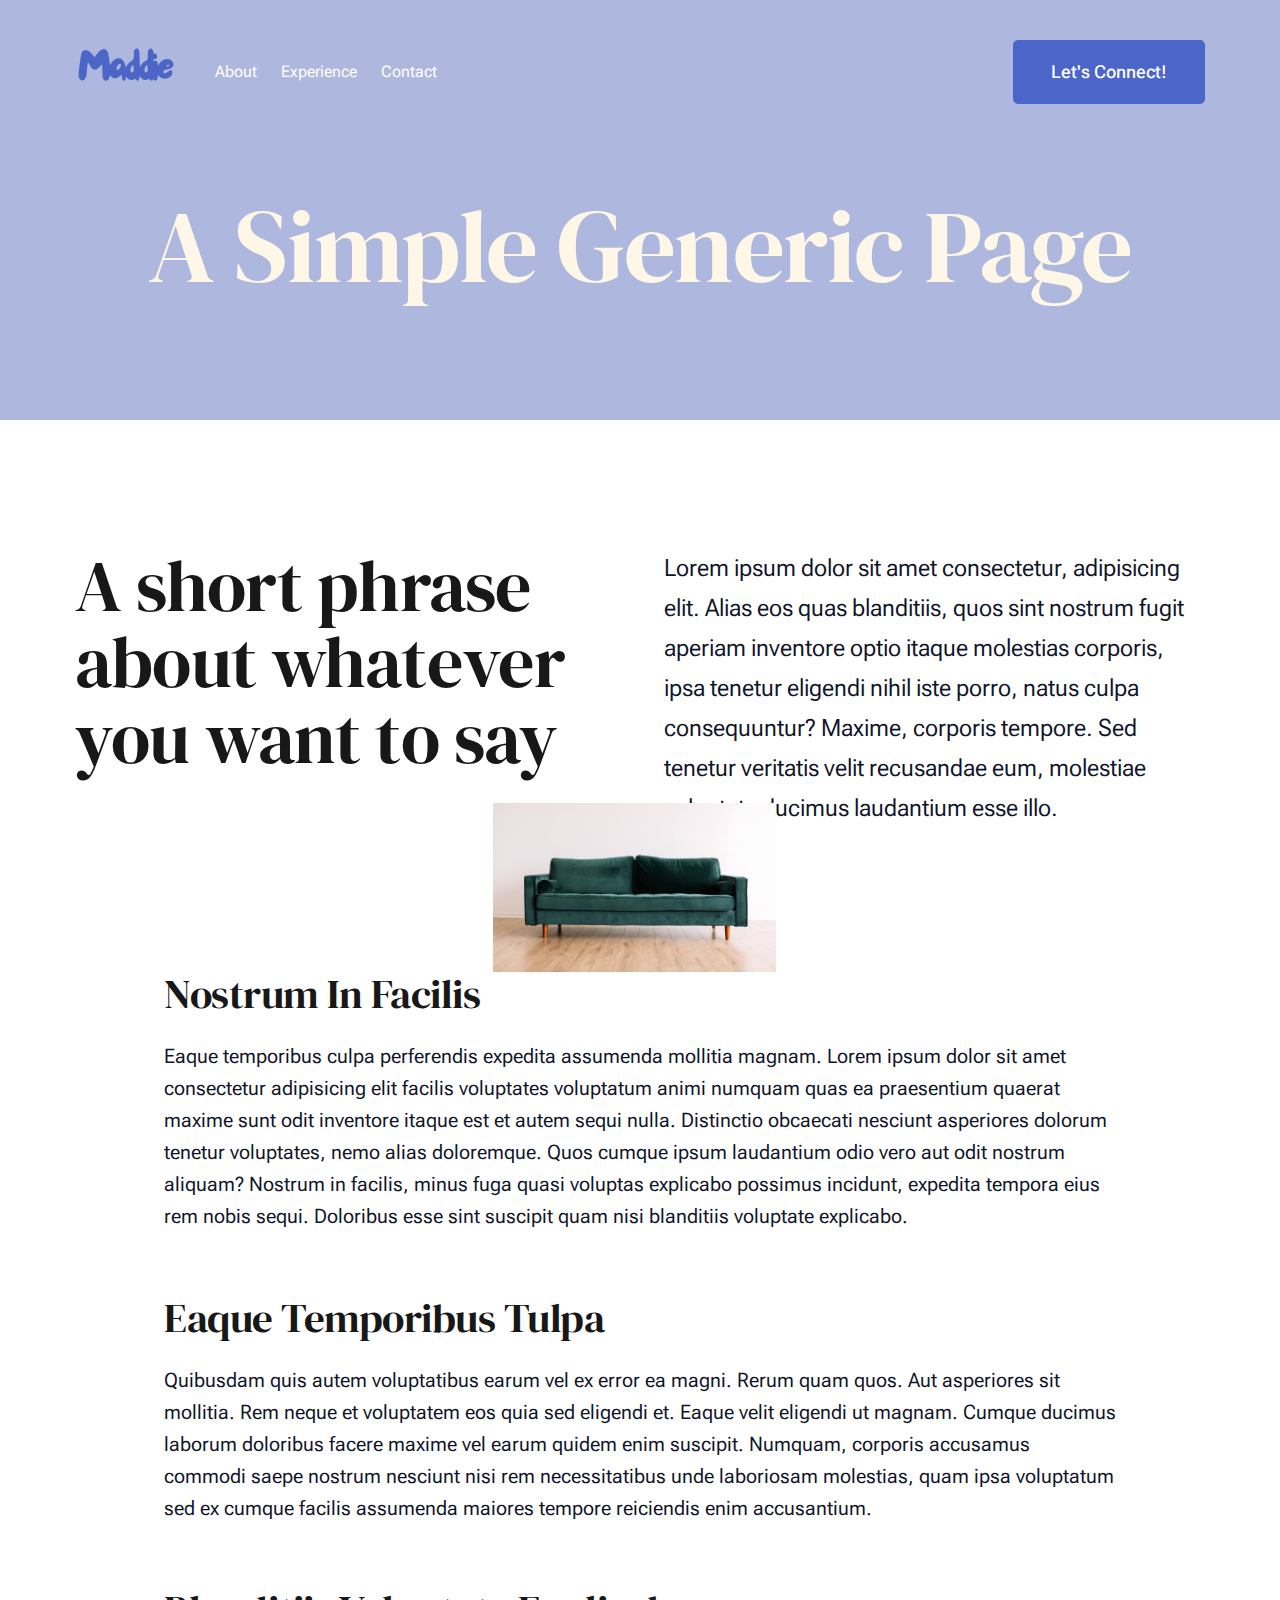
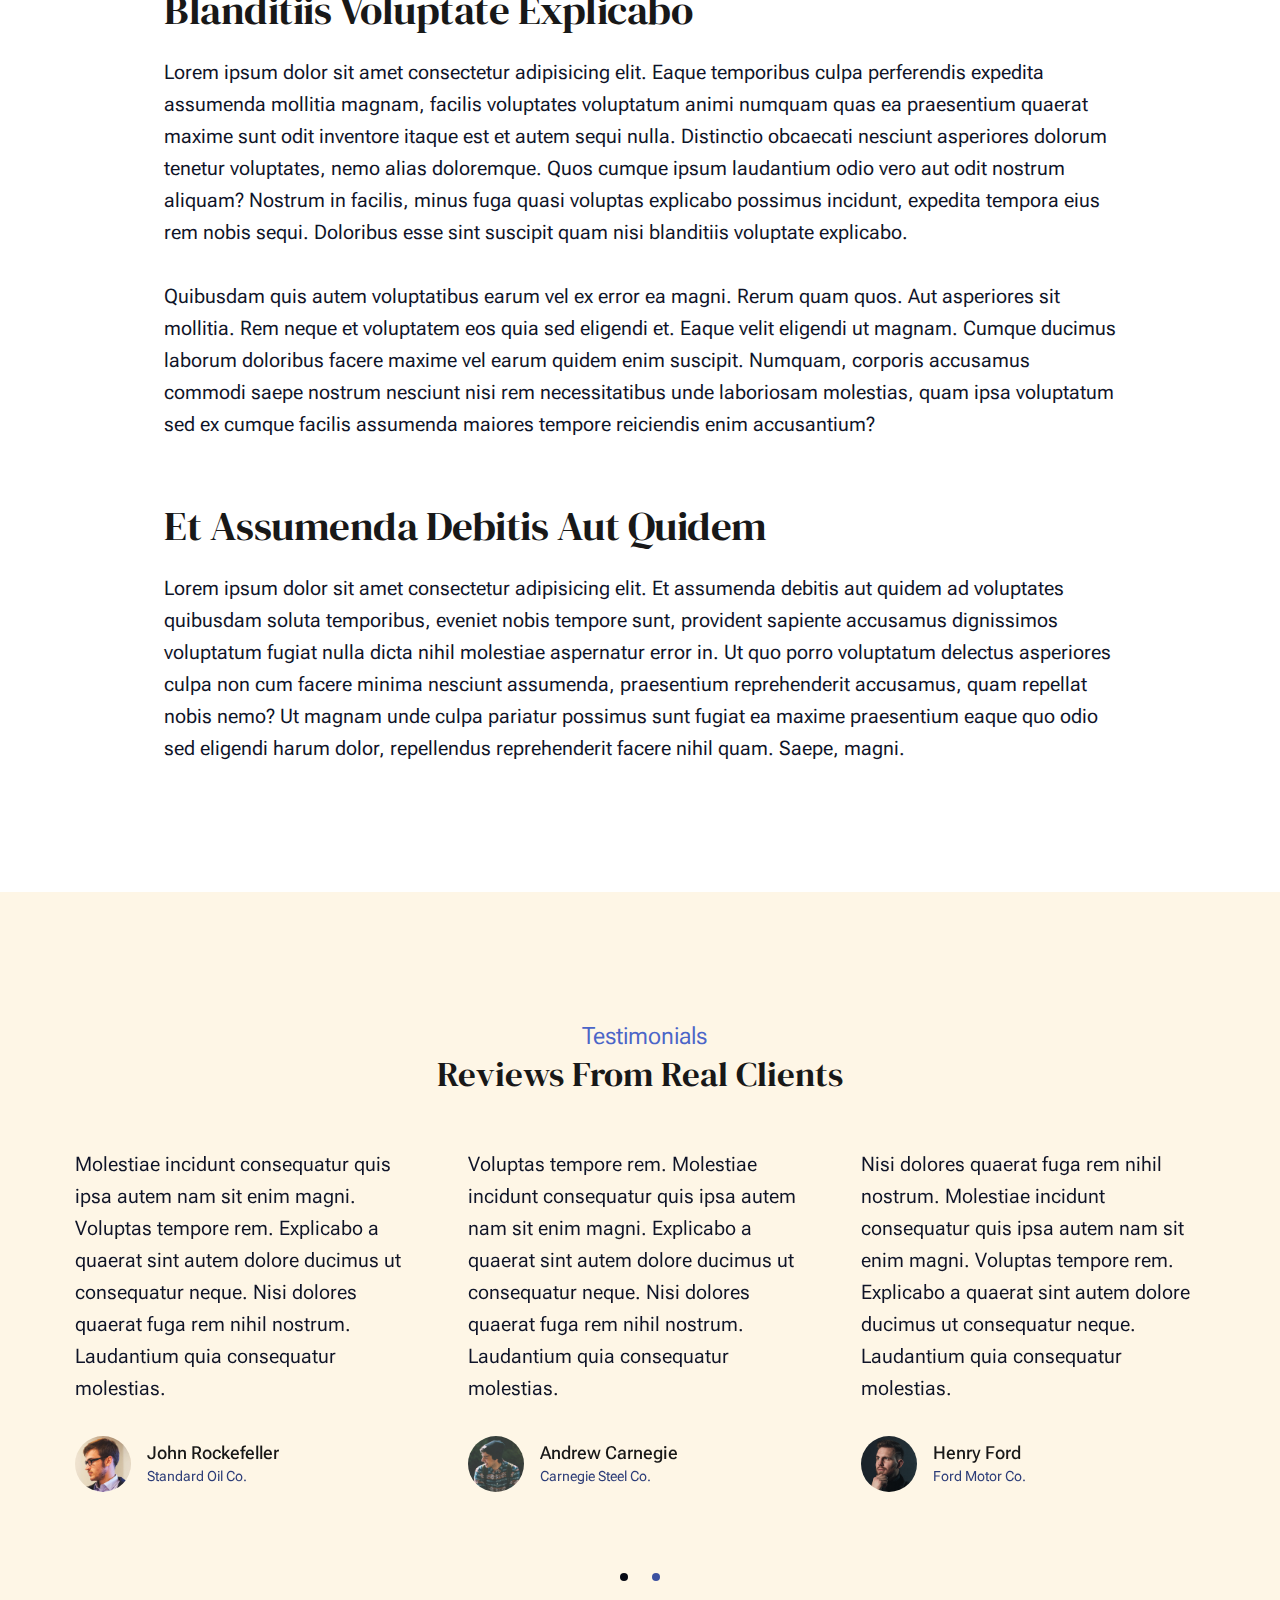
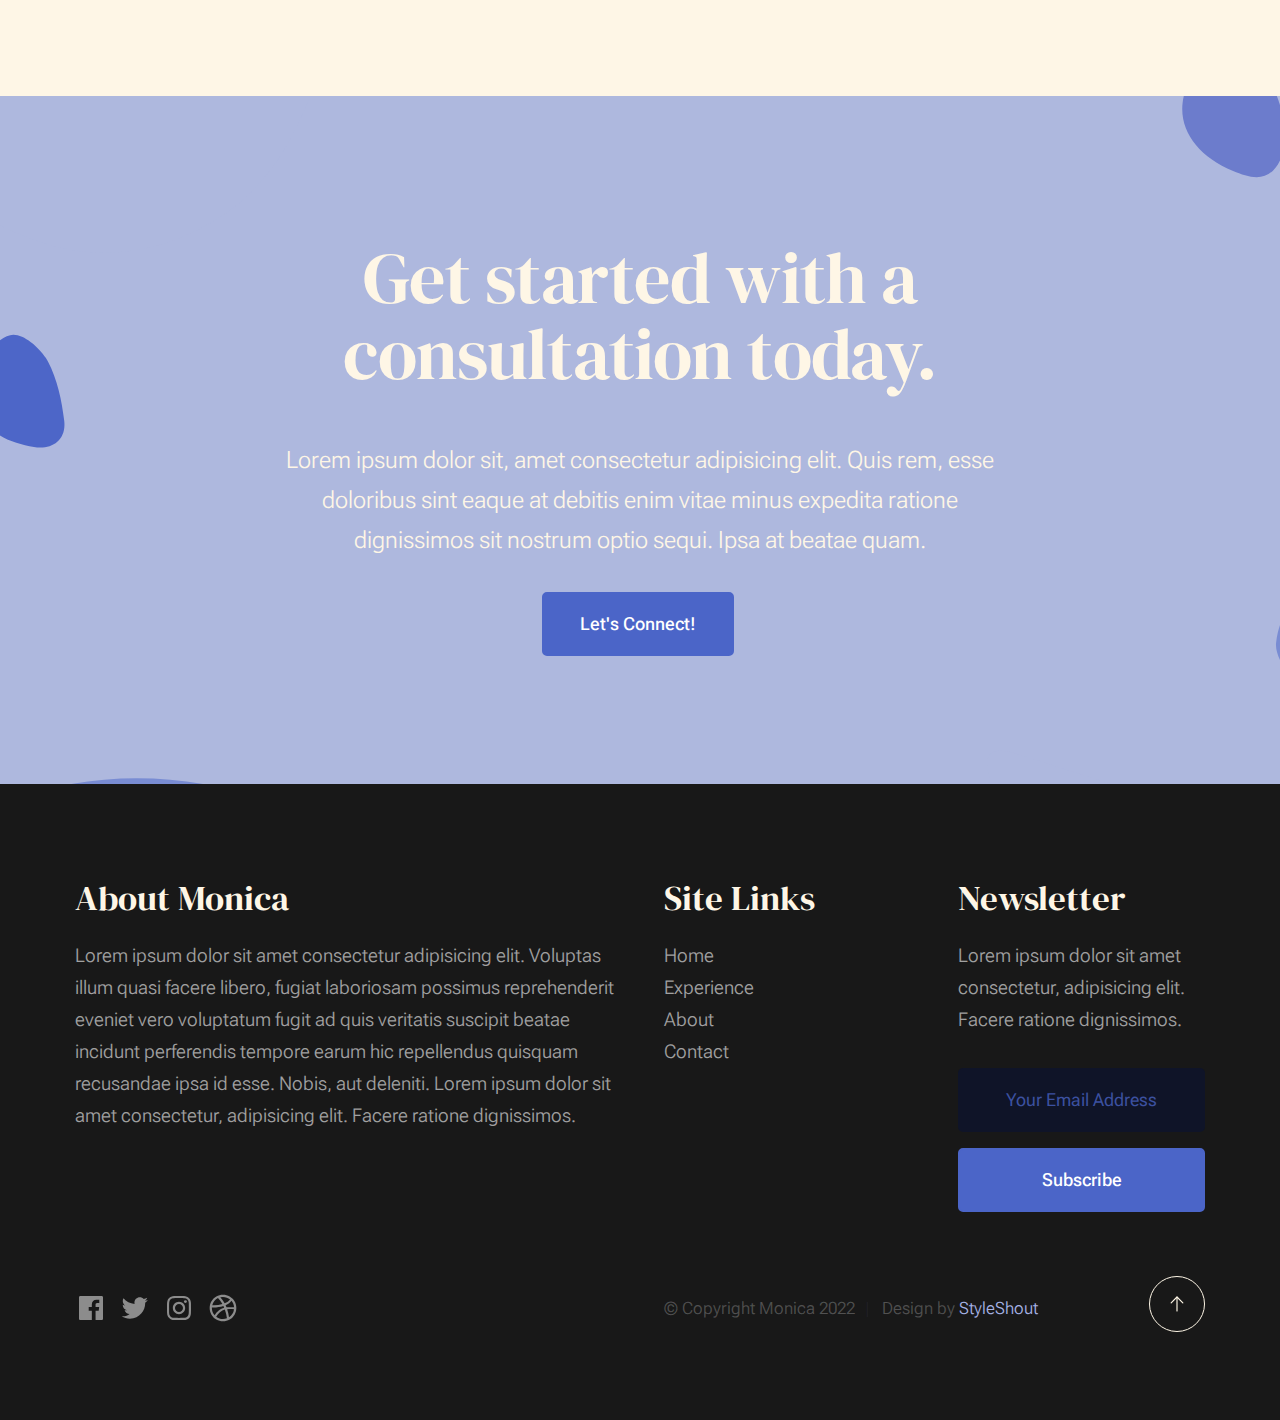
<file: generic.html>
<!DOCTYPE html>
<html lang="en" class="no-js" >
<head>

    <!--- basic page needs
    ================================================== -->
    <meta charset="utf-8">
    <meta name="viewport" content="width=device-width, initial-scale=1">
    <title>Generic - Monica</title>

    <script>
        document.documentElement.classList.remove('no-js');
        document.documentElement.classList.add('js');
    </script>

    <!-- CSS
    ================================================== -->
    <link rel="stylesheet" href="css/vendor.css">
    <link rel="stylesheet" href="css/styles.css">

    <!-- favicons
    ================================================== -->
    <link rel="apple-touch-icon" sizes="180x180" href="apple-touch-icon.png">
    <link rel="icon" type="image/png" sizes="32x32" href="favicon-32x32.png">
    <link rel="icon" type="image/png" sizes="16x16" href="favicon-16x16.png">
    <link rel="manifest" href="site.webmanifest">

</head>


<body id="top">


    <!-- preloader
    ================================================== -->
    <div id="preloader">
        <div id="loader" class="dots-fade">
            <div></div>
            <div></div>
            <div></div>
        </div>
    </div>


    <!-- page wrap
    ================================================== -->
    <div id="page" class="s-pagewrap">


        <!-- # site header 
        ================================================== -->
        <header class="s-header">

            <div class="row s-header__inner width-sixteen-col">

                <div class="s-header__block">
                    <div class="s-header__logo">
                        <a class="logo" href="index.html">
                            <img src="images/logoM.svg" alt="Homepage">
                        </a>
                    </div>

                    <a class="s-header__menu-toggle" href="#0"><span>Menu</span></a>
                </div> <!-- end s-header__block -->

                <nav class="s-header__nav">
    
                    <ul class="s-header__menu-links">
                        <li><a href="about.html">About</a></li>
                        <li><a href="services.html">Experience</a></li>
                        <!--<li><a href="blog.html">Journal</a></li>-->
                        <li><a href="contact.html">Contact</a></li>
                    </ul> <!-- s-header__menu-links -->

                    <div class="s-header__contact">
                        <a href="contact.html" class="btn btn--primary s-header__contact-btn">Let's Connect!</a>                        
                    </div> <!-- s-header__contact -->
    
                </nav> <!-- end s-header__nav -->

            </div> <!-- end s-header__inner -->

        </header> <!-- end s-header -->


        <!-- # site main content
        ================================================== -->
        <section id="content" class="s-content">

               <section class="s-pageheader pageheader">
                    <div class="row">
                        <div class="column xl-12">
                            <h1 class="page-title">
                               A Simple Generic Page
                            </h1>
                            
                        </div>
                    </div>
               </section> <!-- end pageheader --> 

               <section class="s-pagecontent pagecontent">

                    <div class="row pageintro">
                        <div class="column xl-6 lg-12">
                            <h2 class="text-display-title">A short phrase about whatever you want to say</h2>
                        </div>
                        <div class="column xl-6 lg-12 u-flexitem-x-right">
                            <p class="lead">
                            Lorem ipsum dolor sit amet consectetur, adipisicing elit. Alias eos quas blanditiis, quos sint nostrum fugit aperiam 
                            inventore optio itaque molestias corporis, ipsa tenetur eligendi nihil iste porro, natus culpa consequuntur? Maxime, 
                            corporis tempore. Sed tenetur veritatis velit recusandae eum, molestiae voluptate ducimus laudantium esse illo. 
                            </p>
                        </div>                       
                    </div> <!-- end pageintro -->   
                    
                    <div class="row pagemedia">
                        <d class="column xl-12">
                            <figure class="page-media">                                
                                <img src="images/sample-1200.jpg" 
                                     srcset="images/sample-2400.jpg 2400w, 
                                             images/sample-1200.jpg 1200w, 
                                             images/sample-600.jpg 600w" sizes="(max-width: 2400px) 100vw, 2400px" alt="">
                            </figure>
                        </d>
                    </div> <!-- end pagemedia -->

                    <div class="row width-narrower pagemain">
                        <div class="column xl-12"> 

                            <h2>Nostrum In Facilis</h2>
                            <p>
                            Eaque temporibus culpa perferendis expedita assumenda mollitia magnam. Lorem ipsum dolor sit amet consectetur adipisicing elit
                            facilis voluptates voluptatum animi numquam quas ea praesentium quaerat maxime sunt odit inventore itaque est et autem sequi nulla. 
                            Distinctio obcaecati nesciunt asperiores dolorum tenetur voluptates, nemo alias doloremque. Quos cumque ipsum laudantium odio vero 
                            aut odit nostrum aliquam? Nostrum in facilis, minus fuga quasi voluptas explicabo possimus incidunt, expedita tempora eius rem nobis sequi. 
                            Doloribus esse sint suscipit quam nisi blanditiis voluptate explicabo.
                            </p>

                            <h2>Eaque Temporibus Tulpa</h2>

                            <p>
                            Quibusdam quis autem voluptatibus earum vel ex error ea magni. Rerum quam quos. Aut asperiores sit mollitia. Rem neque et voluptatem 
                            eos quia sed eligendi et. Eaque velit eligendi ut magnam. Cumque ducimus laborum doloribus facere maxime vel earum quidem enim suscipit. 
                            Numquam, corporis accusamus commodi saepe nostrum nesciunt nisi rem necessitatibus unde laboriosam molestias, quam ipsa voluptatum sed 
                            ex cumque facilis assumenda maiores tempore reiciendis enim accusantium.
                            </p>

                            <h2>Blanditiis Voluptate Explicabo</h2>
                            <p>
                            Lorem ipsum dolor sit amet consectetur adipisicing elit. Eaque temporibus culpa perferendis expedita assumenda mollitia magnam, 
                            facilis voluptates voluptatum animi numquam quas ea praesentium quaerat maxime sunt odit inventore itaque est et autem sequi nulla. 
                            Distinctio obcaecati nesciunt asperiores dolorum tenetur voluptates, nemo alias doloremque. Quos cumque ipsum laudantium odio vero aut 
                            odit nostrum aliquam? Nostrum in facilis, minus fuga quasi voluptas explicabo possimus incidunt, expedita tempora eius rem nobis sequi. 
                            Doloribus esse sint suscipit quam nisi blanditiis voluptate explicabo.
                            </p>

                            <p>
                            Quibusdam quis autem voluptatibus earum vel ex error ea magni. Rerum quam quos. Aut asperiores sit mollitia. Rem neque et voluptatem 
                            eos quia sed eligendi et. Eaque velit eligendi ut magnam. Cumque ducimus laborum doloribus facere maxime vel earum quidem enim suscipit. 
                            Numquam, corporis accusamus commodi saepe nostrum nesciunt nisi rem necessitatibus unde laboriosam molestias, quam ipsa voluptatum sed 
                            ex cumque facilis assumenda maiores tempore reiciendis enim accusantium?
                            </p>                   

                            <h2>Et Assumenda Debitis Aut Quidem</h2>
                            <p>
                            Lorem ipsum dolor sit amet consectetur adipisicing elit. Et assumenda debitis aut quidem ad voluptates quibusdam soluta temporibus, 
                            eveniet nobis tempore sunt, provident sapiente accusamus dignissimos voluptatum fugiat nulla dicta nihil molestiae aspernatur error in. 
                            Ut quo porro voluptatum delectus asperiores culpa non cum facere minima nesciunt assumenda, praesentium reprehenderit accusamus, quam 
                            repellat nobis nemo? Ut magnam unde culpa pariatur possimus sunt fugiat ea maxime praesentium eaque quo odio sed eligendi harum dolor, 
                            repellendus reprehenderit facere nihil quam. Saepe, magni.
                            </p>

                        </div> <!-- end grid-block-->
                    </div> <!-- end pagemain -->

               </section> <!-- pagecontent -->

               <section class="s-testimonials">

                    <div class="s-testimonials__header row row-x-center text-center">
                        <div class="column xl-8 lg-12">
        
                            <p class="text-pretitle">
                            Testimonials
                            </p>
                            <h3>
                            Reviews From Real Clients
                            </h3>                        
        
                        </div>
                    </div> <!--end s-testimonials__header -->

                    <div class="row s-testimonials__content">
                        <div class="column xl-12 testimonials">

                            <div class="swiper-container testimonials__slider page-slider">

                                <div class="swiper-wrapper">
                                    <div class="testimonials__slide swiper-slide">
                                        <p>
                                        Molestiae incidunt consequatur quis ipsa autem nam sit enim magni. Voluptas tempore rem. 
                                        Explicabo a quaerat sint autem dolore ducimus ut consequatur neque. Nisi dolores quaerat fuga rem nihil nostrum.
                                        Laudantium quia consequatur molestias.
                                        </p>
                                        <div class="testimonials__author">
                                            <img src="images/avatars/user-01.jpg" alt="Author image" class="testimonials__avatar">
                                            <cite class="testimonials__cite">
                                                <strong>John Rockefeller</strong>
                                                <span>Standard Oil Co.</span>
                                            </cite>
                                        </div>
                                    </div>
                                    <div class="testimonials__slide swiper-slide">
                                        <p>
                                        Voluptas tempore rem. Molestiae incidunt consequatur quis ipsa autem nam sit enim magni. 
                                        Explicabo a quaerat sint autem dolore ducimus ut consequatur neque. Nisi dolores quaerat fuga rem nihil nostrum.
                                        Laudantium quia consequatur molestias.
                                        </p>
                                        <div class="testimonials__author">
                                            <img src="images/avatars/user-04.jpg" alt="Author image" class="testimonials__avatar">
                                            <cite class="testimonials__cite">
                                                <strong>Andrew Carnegie</strong>
                                                <span>Carnegie Steel Co.</span>
                                            </cite>
                                        </div>
                                    </div>
                                    <div class="testimonials__slide swiper-slide">
                                        <p>
                                        Nisi dolores quaerat fuga rem nihil nostrum. Molestiae incidunt consequatur quis ipsa autem nam sit enim magni. 
                                        Voluptas tempore rem. Explicabo a quaerat sint autem dolore ducimus ut consequatur neque. 
                                        Laudantium quia consequatur molestias.
                                        </p>
                                        <div class="testimonials__author">
                                            <img src="images/avatars/user-06.jpg" alt="Author image" class="testimonials__avatar">
                                            <cite class="testimonials__cite">
                                                <strong>Henry Ford</strong>
                                                <span>Ford Motor Co.</span>
                                            </cite>
                                        </div>
                                    </div>
                                    <div class="testimonials__slide swiper-slide">
                                        <p>
                                        Molestiae incidunt consequatur quis ipsa autem nam sit enim magni. Voluptas tempore rem. 
                                        Explicabo a quaerat sint autem dolore ducimus ut consequatur neque. Nisi dolores quaerat fuga rem nihil nostrum.
                                        Laudantium quia consequatur molestias.
                                        </p>
                                        <div class="testimonials__author">
                                            <img src="images/avatars/user-02.jpg" alt="Author image" class="testimonials__avatar">
                                            <cite class="testimonials__cite">
                                                <strong>John Morgan</strong>
                                                <span>JP Morgan & Co.</span>
                                            </cite>
                                        </div>
                                    </div> 
                                </div> <!-- end swiper-wrapper --> 

                                <div class="swiper-pagination"></div>

                            </div> <!--end testimonials__slider --> 

                        </div> <!-- testimonials -->
                    </div> <!--end s-testimonials__content -->

               </section> <!-- end s-testimonials -->

        </section> <!-- s-content-->

        <!-- # cta
        ================================================== -->
        <section id="cta" class="s-cta">

            <div class="row row-x-center text-center">
                <div class="column xl-8 lg-12">

                    <div class="s-cta__content">
                        <h2 class="text-display-title">
                        Get started with a consultation today.
                        </h2>
                        <p class="lead">
                        Lorem ipsum dolor sit, amet consectetur adipisicing elit. Quis rem, esse doloribus sint eaque at debitis enim vitae minus expedita ratione dignissimos sit nostrum optio sequi. Ipsa at beatae quam.
                        </p>
                        <a href="contact.html" class="btn btn--primary">Let's Connect!</a>
                    </div>

                </div>
            </div>

        </section> <!-- end s-cta -->


        <!-- # footer 
        ================================================== -->
        <footer class="s-footer">
            <div class="row s-footer__content">
                <div class="column xl-6 lg-6 md-12 s-footer__block s-footer__about">                    
                    <h3>About Monica</h3>
                    <p>
                    Lorem ipsum dolor sit amet consectetur adipisicing elit. Voluptas illum quasi facere libero, 
                    fugiat laboriosam possimus reprehenderit eveniet vero voluptatum fugit ad quis veritatis suscipit beatae 
                    incidunt perferendis tempore earum hic repellendus quisquam recusandae ipsa id esse. Nobis, aut deleniti.
                    Lorem ipsum dolor sit amet consectetur, adipisicing elit. Facere ratione dignissimos.
                    </p>               
                </div>                
                <div class="column xl-3 lg-6 md-12 s-footer__block s-footer__site-links">
                    <h3>Site Links</h3>
                    <ul class="link-list">
                        <li><a href="index.html">Home</a></li>
                        <li><a href="services.html">Experience</a></li>
                        <!--<li><a href="blog.html">Journal</a></li>-->
                        <li><a href="about.html">About</a></li>
                        <li><a href="contact.html">Contact</a></li>
                    </ul>
                </div>
                <div class="column xl-3 lg-6 md-12 tab-12 s-footer__block s-footer__newsletter">
                    <h3>Newsletter</h3>

                    <p>
                    Lorem ipsum dolor sit amet consectetur, adipisicing elit. Facere ratione dignissimos.
                    </p>

                    <div class="subscribe-form">
                        <form id="mc-form" class="mc-form">
                            <input type="email" name="EMAIL" id="mce-EMAIL" class="u-fullwidth text-center" placeholder="Your Email Address" title="The domain portion of the email address is invalid (the portion after the @)." pattern="^([^\x00-\x20\x22\x28\x29\x2c\x2e\x3a-\x3c\x3e\x40\x5b-\x5d\x7f-\xff]+|\x22([^\x0d\x22\x5c\x80-\xff]|\x5c[\x00-\x7f])*\x22)(\x2e([^\x00-\x20\x22\x28\x29\x2c\x2e\x3a-\x3c\x3e\x40\x5b-\x5d\x7f-\xff]+|\x22([^\x0d\x22\x5c\x80-\xff]|\x5c[\x00-\x7f])*\x22))*\x40([^\x00-\x20\x22\x28\x29\x2c\x2e\x3a-\x3c\x3e\x40\x5b-\x5d\x7f-\xff]+|\x5b([^\x0d\x5b-\x5d\x80-\xff]|\x5c[\x00-\x7f])*\x5d)(\x2e([^\x00-\x20\x22\x28\x29\x2c\x2e\x3a-\x3c\x3e\x40\x5b-\x5d\x7f-\xff]+|\x5b([^\x0d\x5b-\x5d\x80-\xff]|\x5c[\x00-\x7f])*\x5d))*(\.\w{2,})+$" required>
                            <input type="submit" name="subscribe" value="Subscribe" class="btn btn--primary btn--small u-fullwidth">
                            <!-- <div style="position: absolute; left: -5000px;" aria-hidden="true"><input type="text" name="b_cdb7b577e41181934ed6a6a44_9a91cfe7b3" tabindex="-1" value=""></div> -->
                            <div class="mc-status"></div>
                        </form>
                    </div>
                </div>
            </div>    
            
            <div class="row s-footer__bottom">
                <div class="column xl-6 lg-12">
                    <ul class="s-footer__social social-list">
                        <li>
                            <a href="#0">
                                <svg xmlns="http://www.w3.org/2000/svg" width="24" height="24" viewBox="0 0 24 24" style="fill:rgba(0, 0, 0, 1);transform:;-ms-filter:"><path d="M20,3H4C3.447,3,3,3.448,3,4v16c0,0.552,0.447,1,1,1h8.615v-6.96h-2.338v-2.725h2.338v-2c0-2.325,1.42-3.592,3.5-3.592 c0.699-0.002,1.399,0.034,2.095,0.107v2.42h-1.435c-1.128,0-1.348,0.538-1.348,1.325v1.735h2.697l-0.35,2.725h-2.348V21H20 c0.553,0,1-0.448,1-1V4C21,3.448,20.553,3,20,3z"></path></svg>
                                <span class="u-screen-reader-text">Facebook</span>
                            </a>
                        </li>
                        <li>
                            <a href="#0">
                                <svg xmlns="http://www.w3.org/2000/svg" width="24" height="24" viewBox="0 0 24 24" style="fill:rgba(0, 0, 0, 1);transform:;-ms-filter:"><path d="M19.633,7.997c0.013,0.175,0.013,0.349,0.013,0.523c0,5.325-4.053,11.461-11.46,11.461c-2.282,0-4.402-0.661-6.186-1.809 c0.324,0.037,0.636,0.05,0.973,0.05c1.883,0,3.616-0.636,5.001-1.721c-1.771-0.037-3.255-1.197-3.767-2.793 c0.249,0.037,0.499,0.062,0.761,0.062c0.361,0,0.724-0.05,1.061-0.137c-1.847-0.374-3.23-1.995-3.23-3.953v-0.05 c0.537,0.299,1.16,0.486,1.82,0.511C3.534,9.419,2.823,8.184,2.823,6.787c0-0.748,0.199-1.434,0.548-2.032 c1.983,2.443,4.964,4.04,8.306,4.215c-0.062-0.3-0.1-0.611-0.1-0.923c0-2.22,1.796-4.028,4.028-4.028 c1.16,0,2.207,0.486,2.943,1.272c0.91-0.175,1.782-0.512,2.556-0.973c-0.299,0.935-0.936,1.721-1.771,2.22 c0.811-0.088,1.597-0.312,2.319-0.624C21.104,6.712,20.419,7.423,19.633,7.997z"></path></svg>
                                <span class="u-screen-reader-text">Twitter</span>
                            </a>
                        </li>
                        <li>
                            <a href="#0">
                                <svg xmlns="http://www.w3.org/2000/svg" width="24" height="24" viewBox="0 0 24 24" style="fill:rgba(0, 0, 0, 1);transform:;-ms-filter:"><path d="M11.999,7.377c-2.554,0-4.623,2.07-4.623,4.623c0,2.554,2.069,4.624,4.623,4.624c2.552,0,4.623-2.07,4.623-4.624 C16.622,9.447,14.551,7.377,11.999,7.377L11.999,7.377z M11.999,15.004c-1.659,0-3.004-1.345-3.004-3.003 c0-1.659,1.345-3.003,3.004-3.003s3.002,1.344,3.002,3.003C15.001,13.659,13.658,15.004,11.999,15.004L11.999,15.004z"></path><circle cx="16.806" cy="7.207" r="1.078"></circle><path d="M20.533,6.111c-0.469-1.209-1.424-2.165-2.633-2.632c-0.699-0.263-1.438-0.404-2.186-0.42 c-0.963-0.042-1.268-0.054-3.71-0.054s-2.755,0-3.71,0.054C7.548,3.074,6.809,3.215,6.11,3.479C4.9,3.946,3.945,4.902,3.477,6.111 c-0.263,0.7-0.404,1.438-0.419,2.186c-0.043,0.962-0.056,1.267-0.056,3.71c0,2.442,0,2.753,0.056,3.71 c0.015,0.748,0.156,1.486,0.419,2.187c0.469,1.208,1.424,2.164,2.634,2.632c0.696,0.272,1.435,0.426,2.185,0.45 c0.963,0.042,1.268,0.055,3.71,0.055s2.755,0,3.71-0.055c0.747-0.015,1.486-0.157,2.186-0.419c1.209-0.469,2.164-1.424,2.633-2.633 c0.263-0.7,0.404-1.438,0.419-2.186c0.043-0.962,0.056-1.267,0.056-3.71s0-2.753-0.056-3.71C20.941,7.57,20.801,6.819,20.533,6.111z M19.315,15.643c-0.007,0.576-0.111,1.147-0.311,1.688c-0.305,0.787-0.926,1.409-1.712,1.711c-0.535,0.199-1.099,0.303-1.67,0.311 c-0.95,0.044-1.218,0.055-3.654,0.055c-2.438,0-2.687,0-3.655-0.055c-0.569-0.007-1.135-0.112-1.669-0.311 c-0.789-0.301-1.414-0.923-1.719-1.711c-0.196-0.534-0.302-1.099-0.311-1.669c-0.043-0.95-0.053-1.218-0.053-3.654 c0-2.437,0-2.686,0.053-3.655c0.007-0.576,0.111-1.146,0.311-1.687c0.305-0.789,0.93-1.41,1.719-1.712 c0.534-0.198,1.1-0.303,1.669-0.311c0.951-0.043,1.218-0.055,3.655-0.055c2.437,0,2.687,0,3.654,0.055 c0.571,0.007,1.135,0.112,1.67,0.311c0.786,0.303,1.407,0.925,1.712,1.712c0.196,0.534,0.302,1.099,0.311,1.669 c0.043,0.951,0.054,1.218,0.054,3.655c0,2.436,0,2.698-0.043,3.654H19.315z"></path></svg>
                                <span class="u-screen-reader-text">Instagram</span>
                            </a>
                        </li>
                        <li>
                            <a href="#0">
                                <svg xmlns="http://www.w3.org/2000/svg" width="24" height="24" viewBox="0 0 24 24" style="fill: rgba(0, 0, 0, 1);transform: ;msFilter:;"><path d="M20.66 6.98a9.932 9.932 0 0 0-3.641-3.64C15.486 2.447 13.813 2 12 2s-3.486.447-5.02 1.34c-1.533.893-2.747 2.107-3.64 3.64S2 10.187 2 12s.446 3.487 1.34 5.02a9.924 9.924 0 0 0 3.641 3.64C8.514 21.553 10.187 22 12 22s3.486-.447 5.02-1.34a9.932 9.932 0 0 0 3.641-3.64C21.554 15.487 22 13.813 22 12s-.446-3.487-1.34-5.02zM12 3.66c2 0 3.772.64 5.32 1.919-.92 1.174-2.286 2.14-4.1 2.9-1.002-1.813-2.088-3.327-3.261-4.54A7.715 7.715 0 0 1 12 3.66zM5.51 6.8a8.116 8.116 0 0 1 2.711-2.22c1.212 1.201 2.325 2.7 3.34 4.5-2 .6-4.114.9-6.341.9-.573 0-1.006-.013-1.3-.04A8.549 8.549 0 0 1 5.51 6.8zM3.66 12c0-.054.003-.12.01-.2.007-.08.01-.146.01-.2.254.014.641.02 1.161.02 2.666 0 5.146-.367 7.439-1.1.187.373.381.793.58 1.26-1.32.293-2.674 1.006-4.061 2.14S6.4 16.247 5.76 17.5c-1.4-1.587-2.1-3.42-2.1-5.5zM12 20.34c-1.894 0-3.594-.587-5.101-1.759.601-1.187 1.524-2.322 2.771-3.401 1.246-1.08 2.483-1.753 3.71-2.02a29.441 29.441 0 0 1 1.56 6.62 8.166 8.166 0 0 1-2.94.56zm7.08-3.96a8.351 8.351 0 0 1-2.58 2.621c-.24-2.08-.7-4.107-1.379-6.081.932-.066 1.765-.1 2.5-.1.799 0 1.686.034 2.659.1a8.098 8.098 0 0 1-1.2 3.46zm-1.24-5c-1.16 0-2.233.047-3.22.14a27.053 27.053 0 0 0-.68-1.62c2.066-.906 3.532-2.006 4.399-3.3 1.2 1.414 1.854 3.027 1.96 4.84-.812-.04-1.632-.06-2.459-.06z"></path></svg>
                                <span class="u-screen-reader-text">Dribbble</span>
                            </a>
                        </li>
                    </ul> <!-- end s-footer__social -->
                </div>
                <div class="column xl-6 lg-12">
                    <p class="ss-copyright">
                        <span>© Copyright Monica 2022</span> 
                        <span>Design by <a href="https://www.styleshout.com/">StyleShout</a></span>
                    </p>
                </div>

                <div class="ss-go-top">
                    <a class="smoothscroll" title="Back to Top" href="#top">
                        <svg xmlns="http://www.w3.org/2000/svg" viewBox="0 0 24 24" width="36" height="36" fill="none" stroke="#ffffff" stroke-width="1" stroke-linecap="round" stroke-linejoin="round">&lt;!--!  Atomicons Free 1.00 by @atisalab License - https://atomicons.com/license/ (Icons: CC BY 4.0) Copyright 2021 Atomicons --&gt;<polyline points="17 11 12 6 7 11"></polyline><line x1="12" y1="18" x2="12" y2="6"></line></svg>
                    </a>
                </div> <!-- end ss-go-top -->
            </div>
            
        </footer> <!-- end s-footer -->

    </div> <!-- end page-wrap -->

    <!-- Java Script
    ================================================== -->
    <script src="js/plugins.js"></script>
    <script src="js/main.js"></script>

</body>
</html>
</file>
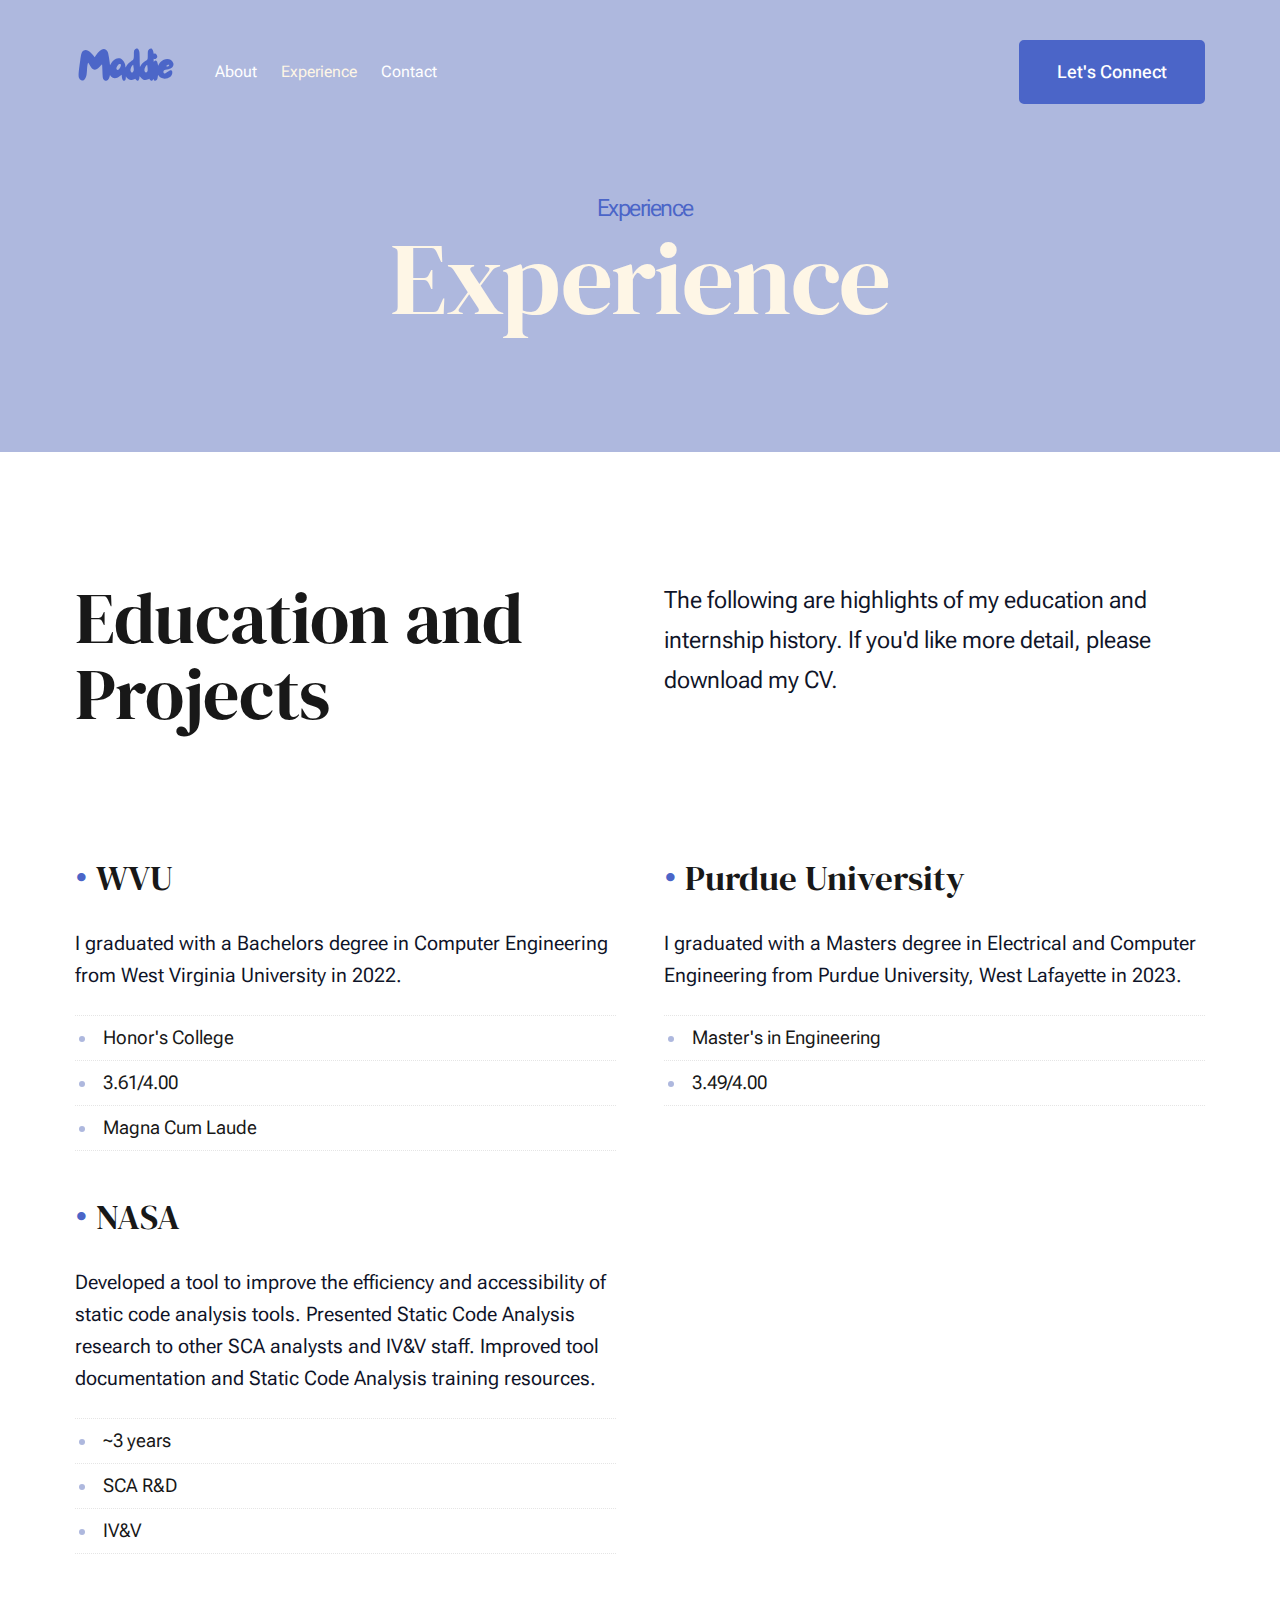
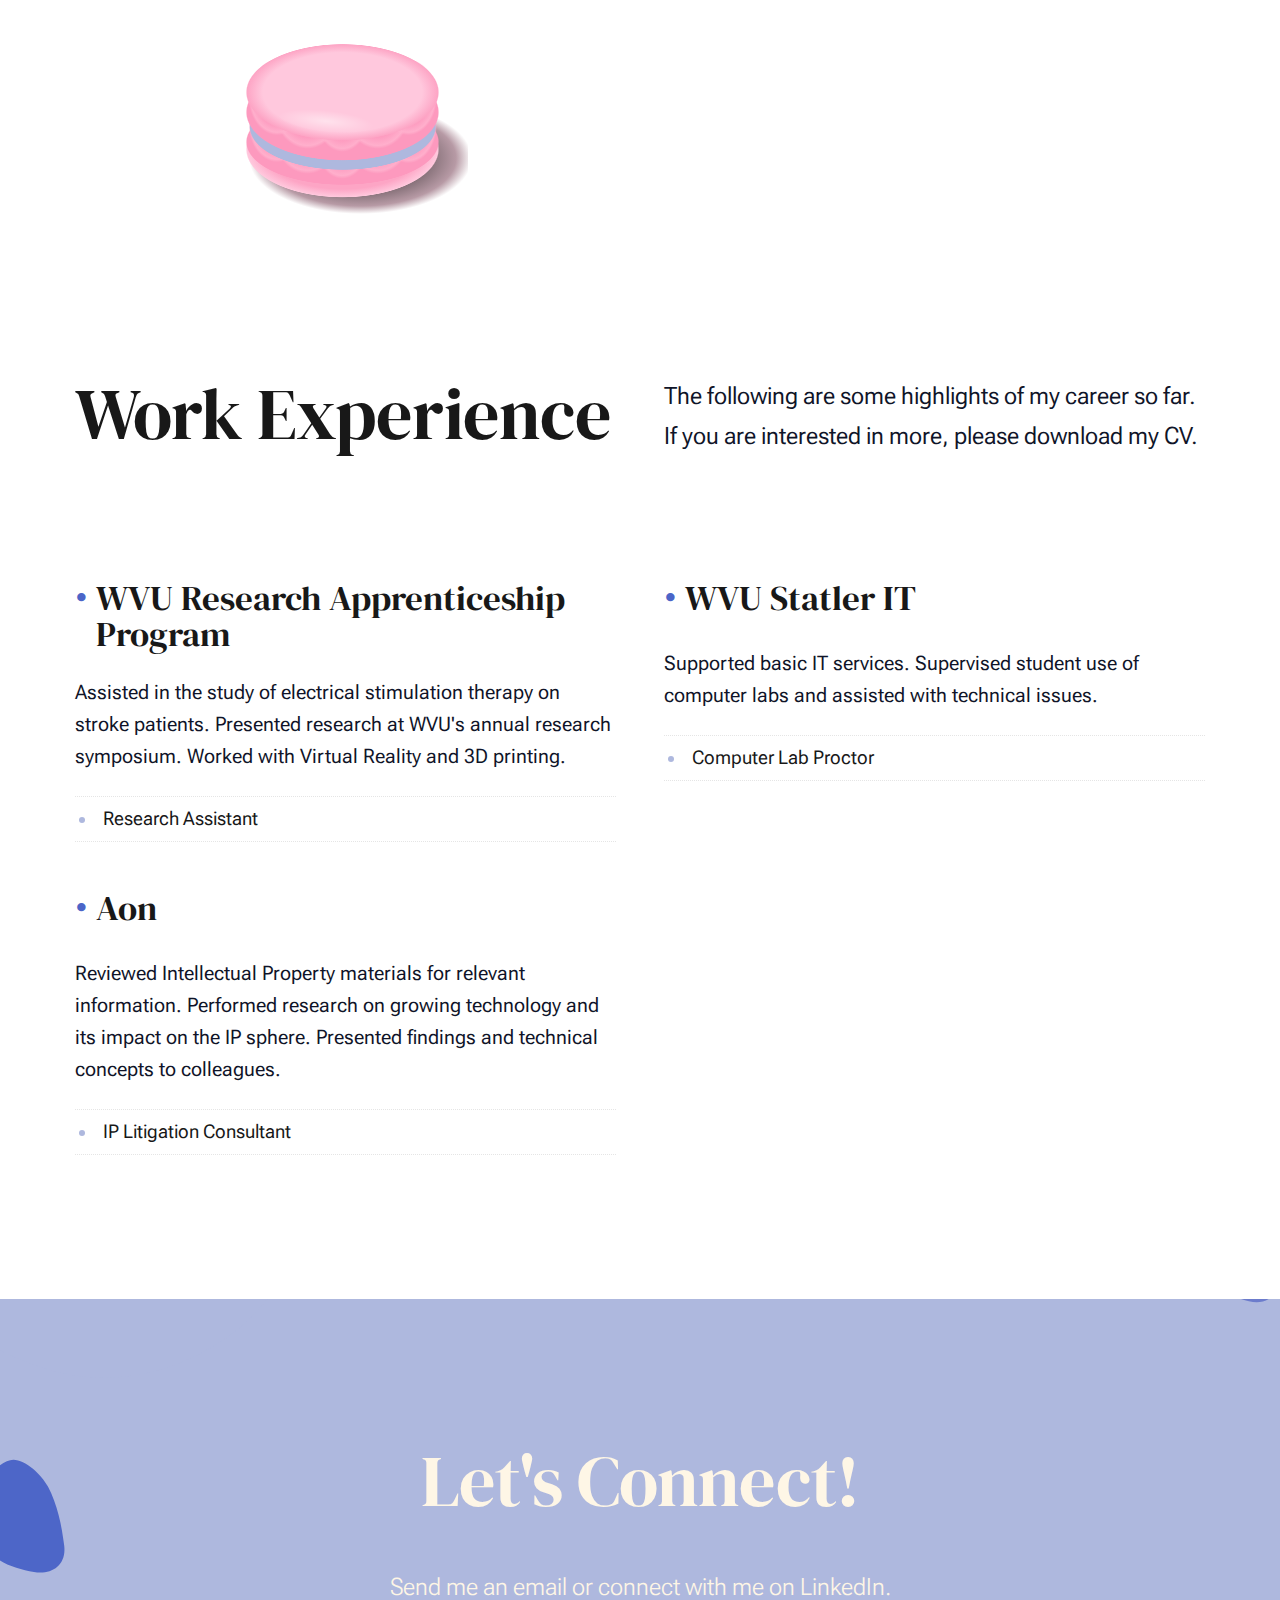
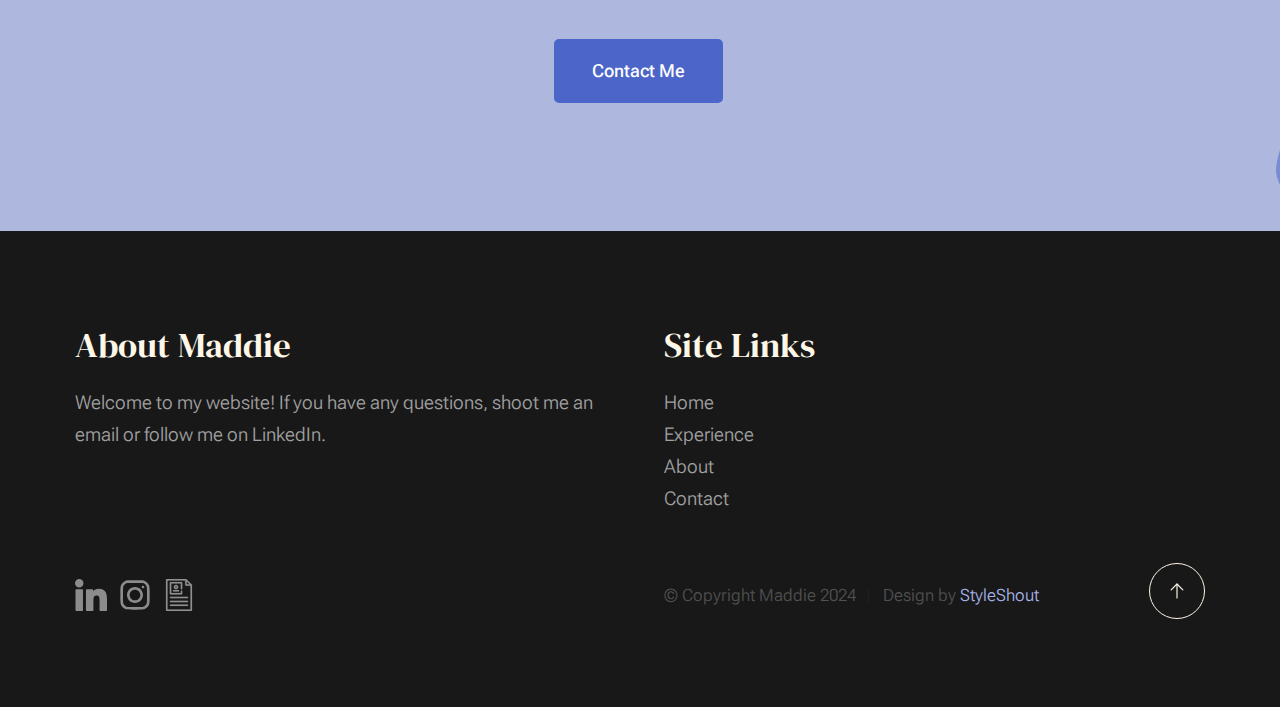
<file: services.html>
<!DOCTYPE html>
<html lang="en" class="no-js" >
<head>

    <!--- basic page needs
    ================================================== -->
    <meta charset="utf-8">
    <meta name="viewport" content="width=device-width, initial-scale=1">
    <title>Experience - Maddie</title>

    <script>
        document.documentElement.classList.remove('no-js');
        document.documentElement.classList.add('js');
    </script>

    <!-- CSS
    ================================================== -->
    <link rel="stylesheet" href="css/vendor.css">
    <link rel="stylesheet" href="css/styles.css">

    <!-- favicons
    ================================================== -->
    <link rel="apple-touch-icon" sizes="180x180" href="apple-touch-icon.png">
    <link rel="icon" type="image/png" sizes="32x32" href="favicon-32x32.png">
    <link rel="icon" type="image/png" sizes="16x16" href="favicon-16x16.png">
    <link rel="manifest" href="site.webmanifest">

</head>


<body id="top">


    <!-- preloader
    ================================================== -->
    <div id="preloader">
        <div id="loader" class="dots-fade">
            <div></div>
            <div></div>
            <div></div>
        </div>
    </div>


    <!-- page wrap
    ================================================== -->
    <div id="page" class="s-pagewrap">

        <!-- # site header 
        ================================================== -->
        <header class="s-header">

            <div class="row s-header__inner width-sixteen-col">

                <div class="s-header__block">
                    <div class="s-header__logo">
                        <a class="logo" href="index.html">
                            <img src="images/logoM.svg" alt="Homepage">
                        </a>
                    </div>

                    <a class="s-header__menu-toggle" href="#0"><span>Menu</span></a>
                </div> <!-- end s-header__block -->

                <nav class="s-header__nav">
    
                    <ul class="s-header__menu-links">
                        <li><a href="about.html">About</a></li>
                        <li class="current"><a href="services.html">Experience</a></li>
                        <!--<li><a href="blog.html">Journal</a></li>-->
                        <li><a href="contact.html">Contact</a></li>
                    </ul> <!-- s-header__menu-links -->

                    <div class="s-header__contact">
                        <a href="contact.html" class="btn btn--primary s-header__contact-btn">Let's Connect</a>                        
                    </div> <!-- s-header__contact -->
    
                </nav> <!-- end s-header__nav -->

            </div> <!-- end s-header__inner -->

        </header> <!-- end s-header -->

        <!-- # site main content
        ================================================== -->
        <section id="content" class="s-content">

               <section class="s-pageheader pageheader">
                    <div class="row">
                        <div class="column xl-12">
                            <h1 class="page-title">
                                <span class="page-title__small-type text-pretitle">Experience</span>
                                Experience
                            </h1>
                            
                        </div>
                    </div>
               </section> <!-- pageheader -->  

               <div class="s-pagecontent pagecontent">

                    <div class="row pageintro">
                        <div class="column xl-6 lg-12">
                            <h2 class="text-display-title">Education and Projects</h2>
                        </div>
                        <div class="column xl-6 lg-12 u-flexitem-x-right">
                            <p class="lead">
                            The following are highlights of my education and internship history. If you'd like more detail, please download my CV.
                            </p>
                        </div>                       
                    </div>  <!-- pageintro -->       

                    <div class="row">
                        <div class="column xl-12 grid-block">             
                            
                            <div class="grid-full grid-list-items list-items show-ctr">
                                
                                <div class="grid-list-items__item list-items__item">
                                    <div class="list-items__item-header">
                                        <h3 class="list-items__item-title">WVU</h3>
                                    </div>
                                    <div class="list-items__item-text">
                                        <p>
                                        I graduated with a Bachelors degree in Computer Engineering 
                                        from West Virginia University in 2022.
                                        </p>

                                        <ul class="list-services">
                                            <li>Honor's College</li>
                                            <li>3.61/4.00</li>
                                            <li>Magna Cum Laude</li>
                                        </ul>
                                    </div>
                                </div> <!-- end list-items__item -->
                                <div class="grid-list-items__item list-items__item">
                                    <div class="list-items__item-header">
                                        <h3 class="list-items__item-title">Purdue University</h3>
                                    </div>
                                    <div class="list-items__item-text">
                                        <p>
                                        I graduated with a Masters degree in Electrical and Computer Engineering 
                                        from Purdue University, West Lafayette in 2023.
                                        </p>

                                        <ul class="list-services">
                                            <li>Master's in Engineering</li>
                                            <li>3.49/4.00</li>
                                        </ul>
                                    </div>
                                </div> <!-- end list-items__item -->
                                <div class="grid-list-items__item list-items__item">
                                    <div class="list-items__item-header">
                                        <h3 class="list-items__item-title">NASA</h3>
                                    </div>
                                    <div class="list-items__item-text">
                                        <p>
                                        Developed a tool to improve the efficiency and accessibility of static code analysis tools.
                                        Presented Static Code Analysis research to other SCA analysts and IV&V staff.
                                        Improved tool documentation and Static Code Analysis training resources.
                                        </p>

                                        <ul class="list-services">
                                            <li>~3 years</li>
                                            <li>SCA R&D</li>
                                            <li>IV&V</li>
                                        </ul>
                                    </div>
                                </div> <!-- end list-items__item -->
                               
    
                            </div> <!-- grid-list-items -->
                           

                        </div> <!-- end grid-block-->
                    </div> <!-- end row -->
                    <div class="expImg" style="display: inline;">
                        <a href="https://codepen.io/ackline/pen/GRPPBra">
                        <div id="macaron" style="margin-bottom: -5em; margin-left: 17vw;
                        "></div>
                    </a>
                    </div>
               </section> <!-- pagecontent -->

               <section class="s-pagecontent pagecontent">

                <div class="row pageintro">
                    <div class="column xl-6 lg-12">
                        <h2 class="text-display-title">Work Experience</h2>
                    </div>
                    <div class="column xl-6 lg-12 u-flexitem-x-right">
                        <p class="lead">
                        The following are some highlights of my career so far. If you are interested in more, please download my CV.
                        </p>
                    </div>                       
                </div>  <!-- pageintro -->       

                <div class="row">
                    <div class="column xl-12 grid-block">             
                        
                        <div class="grid-full grid-list-items list-items show-ctr">
                            
                            <div class="grid-list-items__item list-items__item">
                                <div class="list-items__item-header">
                                    <h3 class="list-items__item-title">WVU Research Apprenticeship Program</h3>
                                </div>
                                <div class="list-items__item-text">
                                    <p>
                                    Assisted in the study of electrical stimulation therapy on stroke patients.
                                    Presented research at WVU's annual research symposium.
                                    Worked with Virtual Reality and 3D printing.
                                    </p>

                                    <ul class="list-services">
                                        <li>Research Assistant</li>

                                    </ul>
                                </div>
                            </div> <!-- end list-items__item -->
                            <div class="grid-list-items__item list-items__item">
                                <div class="list-items__item-header">
                                    <h3 class="list-items__item-title">WVU Statler IT</h3>
                                </div>
                                <div class="list-items__item-text">
                                    <p>
                                    Supported basic IT services.
                                    Supervised student use of computer labs and assisted with technical issues.
                                    </p>

                                    <ul class="list-services">
                                        <li>Computer Lab Proctor</li>

                                    </ul>
                                </div>
                            </div> <!-- end list-items__item -->
                            <div class="grid-list-items__item list-items__item">
                                <div class="list-items__item-header">
                                    <h3 class="list-items__item-title">Aon</h3>
                                </div>
                                <div class="list-items__item-text">
                                    <p>
                                    Reviewed Intellectual Property materials for relevant information.
                                    Performed research on growing technology and its impact on the IP sphere.
                                    Presented findings and technical concepts to colleagues.
                                    </p>

                                    <ul class="list-services">
                                        <li>IP Litigation Consultant</li>

                                    </ul>
                                </div>
                            </div> <!-- end list-items__item -->
                           

                        </div> <!-- grid-list-items -->
                       

                    </div> <!-- end grid-block-->
                </div> <!-- end row -->

           </section> <!-- pagecontent -->

              

        </section> <!-- s-content-->

        <!-- # cta
        ================================================== -->
        <section id="cta" class="s-cta">

            <div class="row row-x-center text-center">
                <div class="column xl-8 lg-12">

                    <div class="s-cta__content">
                        <h2 class="text-display-title">
                        Let's Connect!
                        </h2>
                        <p class="lead">
                        Send me an email or connect with me on LinkedIn.
                        </p>
                        <a href="contact.html" class="btn btn--primary">Contact Me</a>
                    </div>

                </div>
            </div>

        </section> <!-- end s-cta -->


        <!-- # footer 
        ================================================== -->
        <footer class="s-footer">
            <div class="row s-footer__content">
                <div class="column xl-6 lg-6 md-12 s-footer__block s-footer__about">                    
                    <h3>About Maddie</h3>
                    <p>
                    Welcome to my website! If you have any questions, shoot me an email or follow me on LinkedIn.
                    </p>               
                </div>                
                <div class="column xl-3 lg-6 md-12 s-footer__block s-footer__site-links">
                    <h3>Site Links</h3>
                    <ul class="link-list">
                        <li><a href="index.html">Home</a></li>
                        <li><a href="services.html">Experience</a></li>
                       <!-- <li><a href="blog.html">Journal</a></li>-->
                        <li><a href="about.html">About</a></li>
                        <li><a href="contact.html">Contact</a></li>
                    </ul>
                </div>
            </div>    
            
            <div class="row s-footer__bottom">
                <div class="column xl-6 lg-12">
                    <ul class="s-footer__social social-list">
                        <li>
                            <a href="https://www.linkedin.com/in/madeleineweber/">
                                <svg fill="#000000" height="24px" width="24px" version="1.1" id="Layer_1" xmlns="http://www.w3.org/2000/svg" xmlns:xlink="http://www.w3.org/1999/xlink" viewBox="0 0 310 310" xml:space="preserve"><g id="SVGRepo_bgCarrier" stroke-width="0"></g><g id="SVGRepo_tracerCarrier" stroke-linecap="round" stroke-linejoin="round"></g><g id="SVGRepo_iconCarrier"> <g id="XMLID_801_"> <path id="XMLID_802_" d="M72.16,99.73H9.927c-2.762,0-5,2.239-5,5v199.928c0,2.762,2.238,5,5,5H72.16c2.762,0,5-2.238,5-5V104.73 C77.16,101.969,74.922,99.73,72.16,99.73z"></path> <path id="XMLID_803_" d="M41.066,0.341C18.422,0.341,0,18.743,0,41.362C0,63.991,18.422,82.4,41.066,82.4 c22.626,0,41.033-18.41,41.033-41.038C82.1,18.743,63.692,0.341,41.066,0.341z"></path> <path id="XMLID_804_" d="M230.454,94.761c-24.995,0-43.472,10.745-54.679,22.954V104.73c0-2.761-2.238-5-5-5h-59.599 c-2.762,0-5,2.239-5,5v199.928c0,2.762,2.238,5,5,5h62.097c2.762,0,5-2.238,5-5v-98.918c0-33.333,9.054-46.319,32.29-46.319 c25.306,0,27.317,20.818,27.317,48.034v97.204c0,2.762,2.238,5,5,5H305c2.762,0,5-2.238,5-5V194.995 C310,145.43,300.549,94.761,230.454,94.761z"></path> </g> </g></svg>
                                  <span class="u-screen-reader-text">LinkedIn</span>
                            </a>
                        </li>
                        <li>
                            <a href="https://www.instagram.com/m_o_o_/">
                                <svg viewBox="0 0 24 24" fill="none" xmlns="http://www.w3.org/2000/svg"><g id="SVGRepo_bgCarrier" stroke-width="0"></g><g id="SVGRepo_tracerCarrier" stroke-linecap="round" stroke-linejoin="round"></g><g id="SVGRepo_iconCarrier"> <path fill-rule="evenodd" clip-rule="evenodd" d="M12 18C15.3137 18 18 15.3137 18 12C18 8.68629 15.3137 6 12 6C8.68629 6 6 8.68629 6 12C6 15.3137 8.68629 18 12 18ZM12 16C14.2091 16 16 14.2091 16 12C16 9.79086 14.2091 8 12 8C9.79086 8 8 9.79086 8 12C8 14.2091 9.79086 16 12 16Z" fill="#0F0F0F"></path> <path d="M18 5C17.4477 5 17 5.44772 17 6C17 6.55228 17.4477 7 18 7C18.5523 7 19 6.55228 19 6C19 5.44772 18.5523 5 18 5Z" fill="#0F0F0F"></path> <path fill-rule="evenodd" clip-rule="evenodd" d="M1.65396 4.27606C1 5.55953 1 7.23969 1 10.6V13.4C1 16.7603 1 18.4405 1.65396 19.7239C2.2292 20.8529 3.14708 21.7708 4.27606 22.346C5.55953 23 7.23969 23 10.6 23H13.4C16.7603 23 18.4405 23 19.7239 22.346C20.8529 21.7708 21.7708 20.8529 22.346 19.7239C23 18.4405 23 16.7603 23 13.4V10.6C23 7.23969 23 5.55953 22.346 4.27606C21.7708 3.14708 20.8529 2.2292 19.7239 1.65396C18.4405 1 16.7603 1 13.4 1H10.6C7.23969 1 5.55953 1 4.27606 1.65396C3.14708 2.2292 2.2292 3.14708 1.65396 4.27606ZM13.4 3H10.6C8.88684 3 7.72225 3.00156 6.82208 3.0751C5.94524 3.14674 5.49684 3.27659 5.18404 3.43597C4.43139 3.81947 3.81947 4.43139 3.43597 5.18404C3.27659 5.49684 3.14674 5.94524 3.0751 6.82208C3.00156 7.72225 3 8.88684 3 10.6V13.4C3 15.1132 3.00156 16.2777 3.0751 17.1779C3.14674 18.0548 3.27659 18.5032 3.43597 18.816C3.81947 19.5686 4.43139 20.1805 5.18404 20.564C5.49684 20.7234 5.94524 20.8533 6.82208 20.9249C7.72225 20.9984 8.88684 21 10.6 21H13.4C15.1132 21 16.2777 20.9984 17.1779 20.9249C18.0548 20.8533 18.5032 20.7234 18.816 20.564C19.5686 20.1805 20.1805 19.5686 20.564 18.816C20.7234 18.5032 20.8533 18.0548 20.9249 17.1779C20.9984 16.2777 21 15.1132 21 13.4V10.6C21 8.88684 20.9984 7.72225 20.9249 6.82208C20.8533 5.94524 20.7234 5.49684 20.564 5.18404C20.1805 4.43139 19.5686 3.81947 18.816 3.43597C18.5032 3.27659 18.0548 3.14674 17.1779 3.0751C16.2777 3.00156 15.1132 3 13.4 3Z" fill="#0F0F0F"></path> </g></svg>
                                <span class="u-screen-reader-text">Instagram</span>
                            </a>
                        </li>
                        <li>
                                <a href="WeberMadeleineCV.docx" download="MWeberCV">
                                    <svg fill="#aeb8de" height="24px" width="24px" version="1.1" id="Capa_1" xmlns="http://www.w3.org/2000/svg" xmlns:xlink="http://www.w3.org/1999/xlink" viewBox="0 0 420 420" xml:space="preserve" stroke="#ffffff"><g id="SVGRepo_bgCarrier" stroke-width="0"></g><g id="SVGRepo_tracerCarrier" stroke-linecap="round" stroke-linejoin="round"></g><g id="SVGRepo_iconCarrier"> <g> <path d="M380.95,79.002c-0.024-0.243-0.066-0.481-0.107-0.719c-0.015-0.083-0.022-0.168-0.038-0.251 c-0.057-0.287-0.131-0.568-0.213-0.846c-0.01-0.033-0.016-0.067-0.025-0.099c-0.086-0.282-0.188-0.558-0.297-0.829 c-0.012-0.03-0.021-0.061-0.033-0.09c-0.106-0.256-0.227-0.504-0.354-0.748c-0.023-0.045-0.042-0.093-0.066-0.138 c-0.118-0.219-0.249-0.429-0.382-0.638c-0.043-0.067-0.08-0.138-0.124-0.204c-0.126-0.188-0.265-0.366-0.403-0.544 c-0.062-0.08-0.117-0.164-0.182-0.243c-0.162-0.197-0.337-0.383-0.513-0.567c-0.049-0.051-0.091-0.106-0.141-0.156l-70-70 c-0.047-0.047-0.1-0.088-0.148-0.134c-0.187-0.179-0.375-0.356-0.575-0.52c-0.074-0.061-0.155-0.114-0.231-0.172 c-0.183-0.142-0.365-0.284-0.557-0.412c-0.062-0.042-0.128-0.076-0.191-0.116c-0.213-0.136-0.427-0.27-0.651-0.389 c-0.042-0.022-0.086-0.04-0.128-0.062c-0.247-0.128-0.498-0.25-0.757-0.358c-0.028-0.012-0.058-0.02-0.086-0.032 c-0.272-0.11-0.549-0.212-0.833-0.298c-0.033-0.01-0.068-0.016-0.102-0.026c-0.277-0.081-0.557-0.155-0.843-0.212 c-0.084-0.017-0.17-0.024-0.254-0.039c-0.237-0.041-0.474-0.083-0.716-0.107C301.668,0.017,301.335,0,301,0H49 c-5.522,0-10,4.477-10,10v400c0,5.523,4.478,10,10,10h322c5.522,0,10-4.477,10-10V80C381,79.665,380.983,79.332,380.95,79.002z M311,34.142L346.858,70H311V34.142z M59,400V20h232v60c0,5.523,4.478,10,10,10h60v310H59z"></path> <path d="M129,154c0,5.523,4.478,10,10,10h64c5.522,0,10-4.477,10-10s-4.478-10-10-10h-64C133.478,144,129,148.477,129,154z"></path> <path d="M201,104c0-16.542-13.458-30-30-30s-30,13.458-30,30s13.458,30,30,30S201,120.542,201,104z M161,104 c0-5.514,4.486-10,10-10s10,4.486,10,10s-4.486,10-10,10S161,109.514,161,104z"></path> <path d="M99,204h144c5.522,0,10-4.477,10-10v-31.892c0-5.523-4.478-10-10-10s-10,4.477-10,10V184H109V60h124v68 c0,5.523,4.478,10,10,10s10-4.477,10-10V50c0-5.523-4.478-10-10-10H99c-5.522,0-10,4.477-10,10v144C89,199.523,93.478,204,99,204z"></path> <path d="M321,234H99c-5.522,0-10,4.477-10,10s4.478,10,10,10h222c5.522,0,10-4.477,10-10S326.522,234,321,234z"></path> <path d="M321,284H99c-5.522,0-10,4.477-10,10s4.478,10,10,10h222c5.522,0,10-4.477,10-10S326.522,284,321,284z"></path> <path d="M321,334H99c-5.522,0-10,4.477-10,10s4.478,10,10,10h222c5.522,0,10-4.477,10-10S326.522,334,321,334z"></path> </g> </g></svg>
                                    <span class="u-screen-reader-text">CV</span>
                                </a>                    
                        </li>
                    </ul> <!-- end s-footer__social -->
                </div>
                <div class="column xl-6 lg-12">
                    <p class="ss-copyright">
                        <span>© Copyright Maddie 2024</span> 
                        <span>Design by <a href="https://www.styleshout.com/">StyleShout</a></span>
                    </p>
                </div>

                <div class="ss-go-top">
                    <a class="smoothscroll" title="Back to Top" href="#top">
                        <svg xmlns="http://www.w3.org/2000/svg" viewBox="0 0 24 24" width="36" height="36" fill="none" stroke="#ffffff" stroke-width="1" stroke-linecap="round" stroke-linejoin="round">&lt;!--!  Atomicons Free 1.00 by @atisalab License - https://atomicons.com/license/ (Icons: CC BY 4.0) Copyright 2021 Atomicons --&gt;<polyline points="17 11 12 6 7 11"></polyline><line x1="12" y1="18" x2="12" y2="6"></line></svg>
                    </a>
                </div> <!-- end ss-go-top -->
            </div>
            
        </footer> <!-- end s-footer -->
    </div> <!-- end page-wrap -->

    <!-- Java Script
    ================================================== -->
    <script src="js/plugins.js"></script>
    <script src="js/main.js"></script>

</body>
</html>
</file>
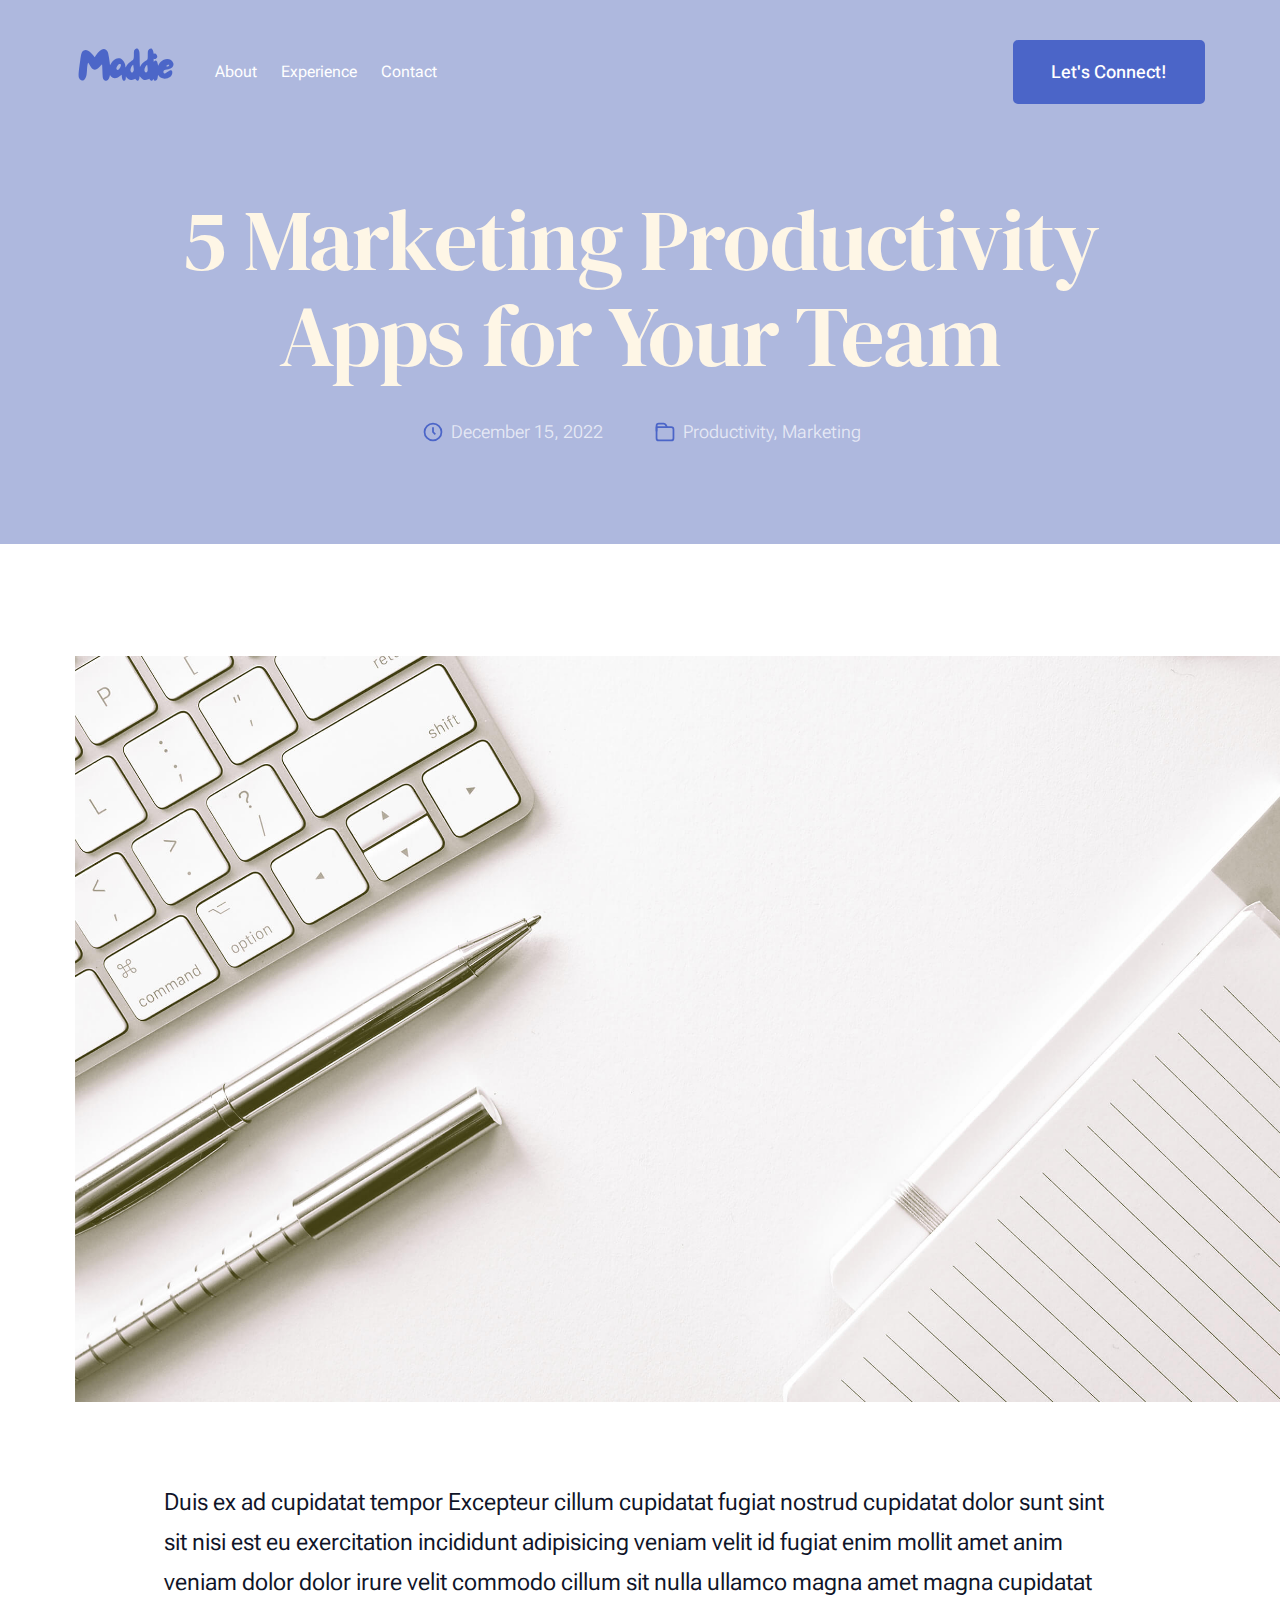
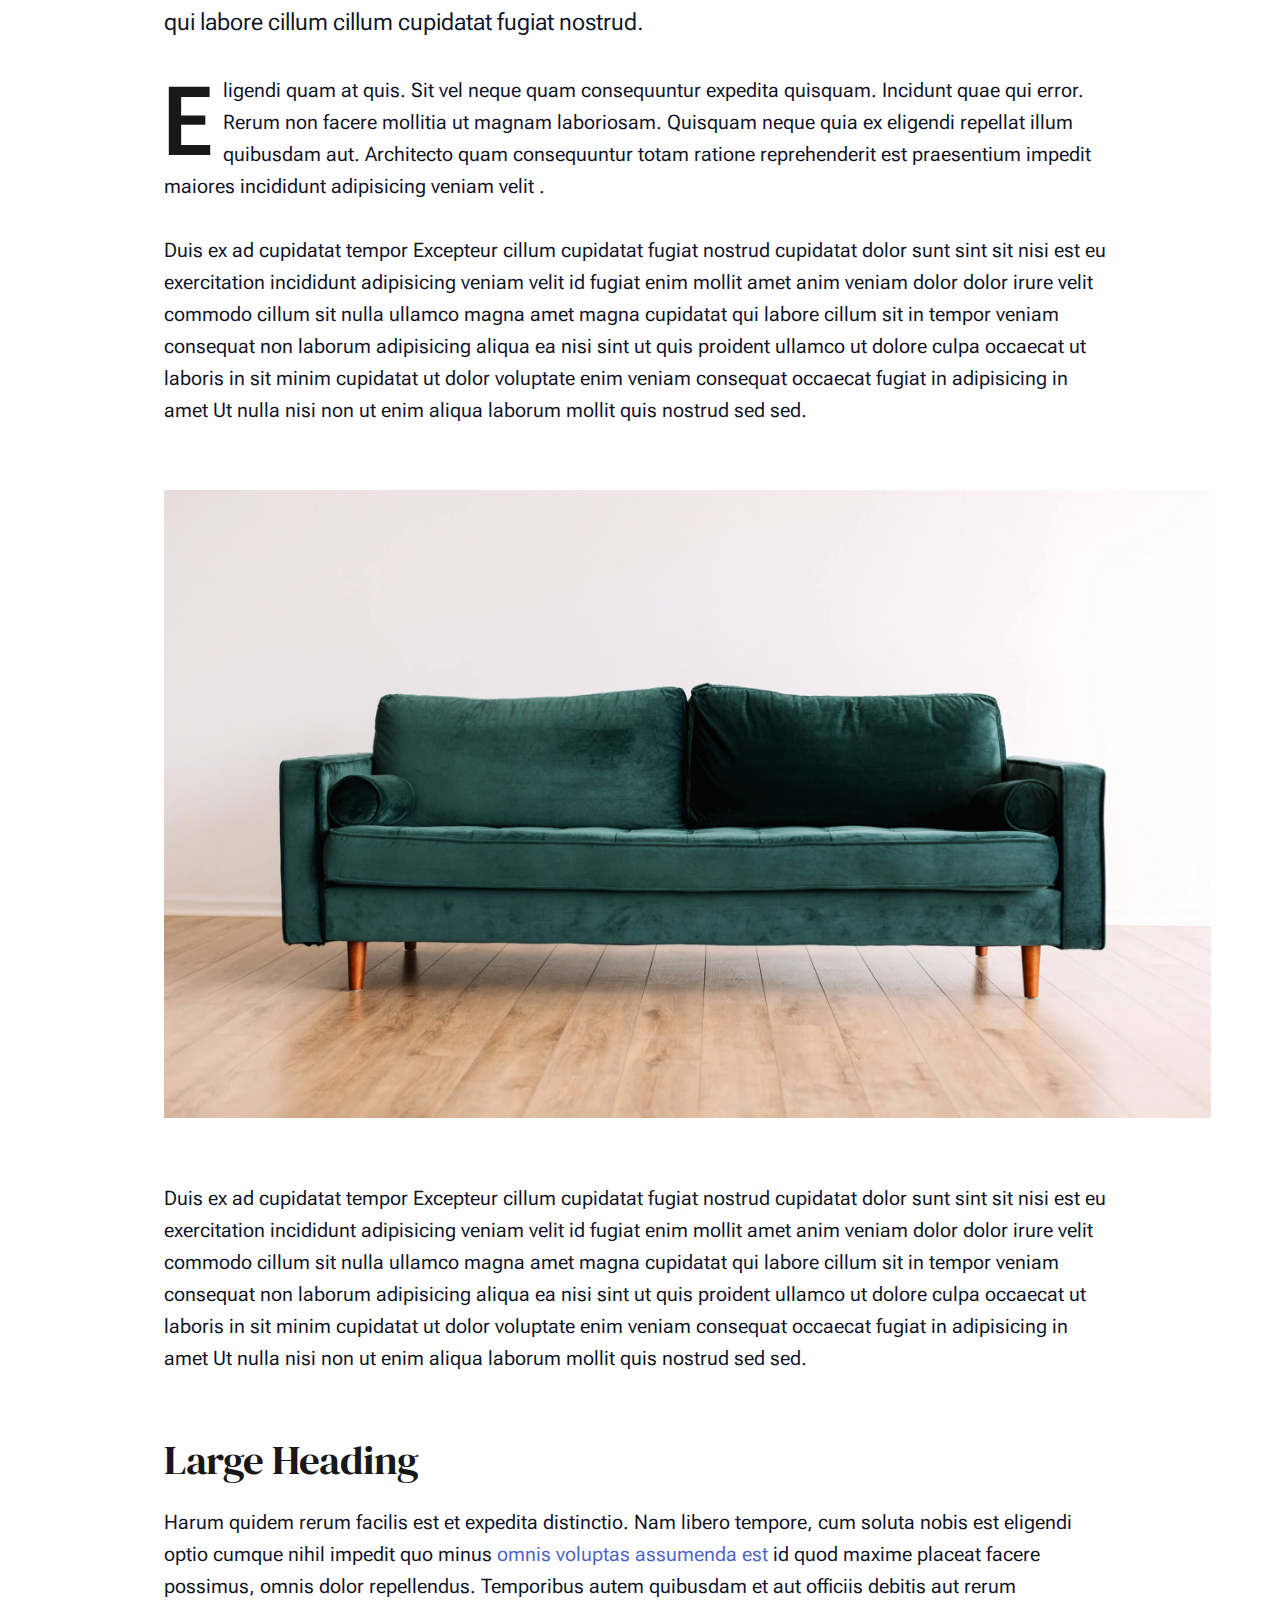
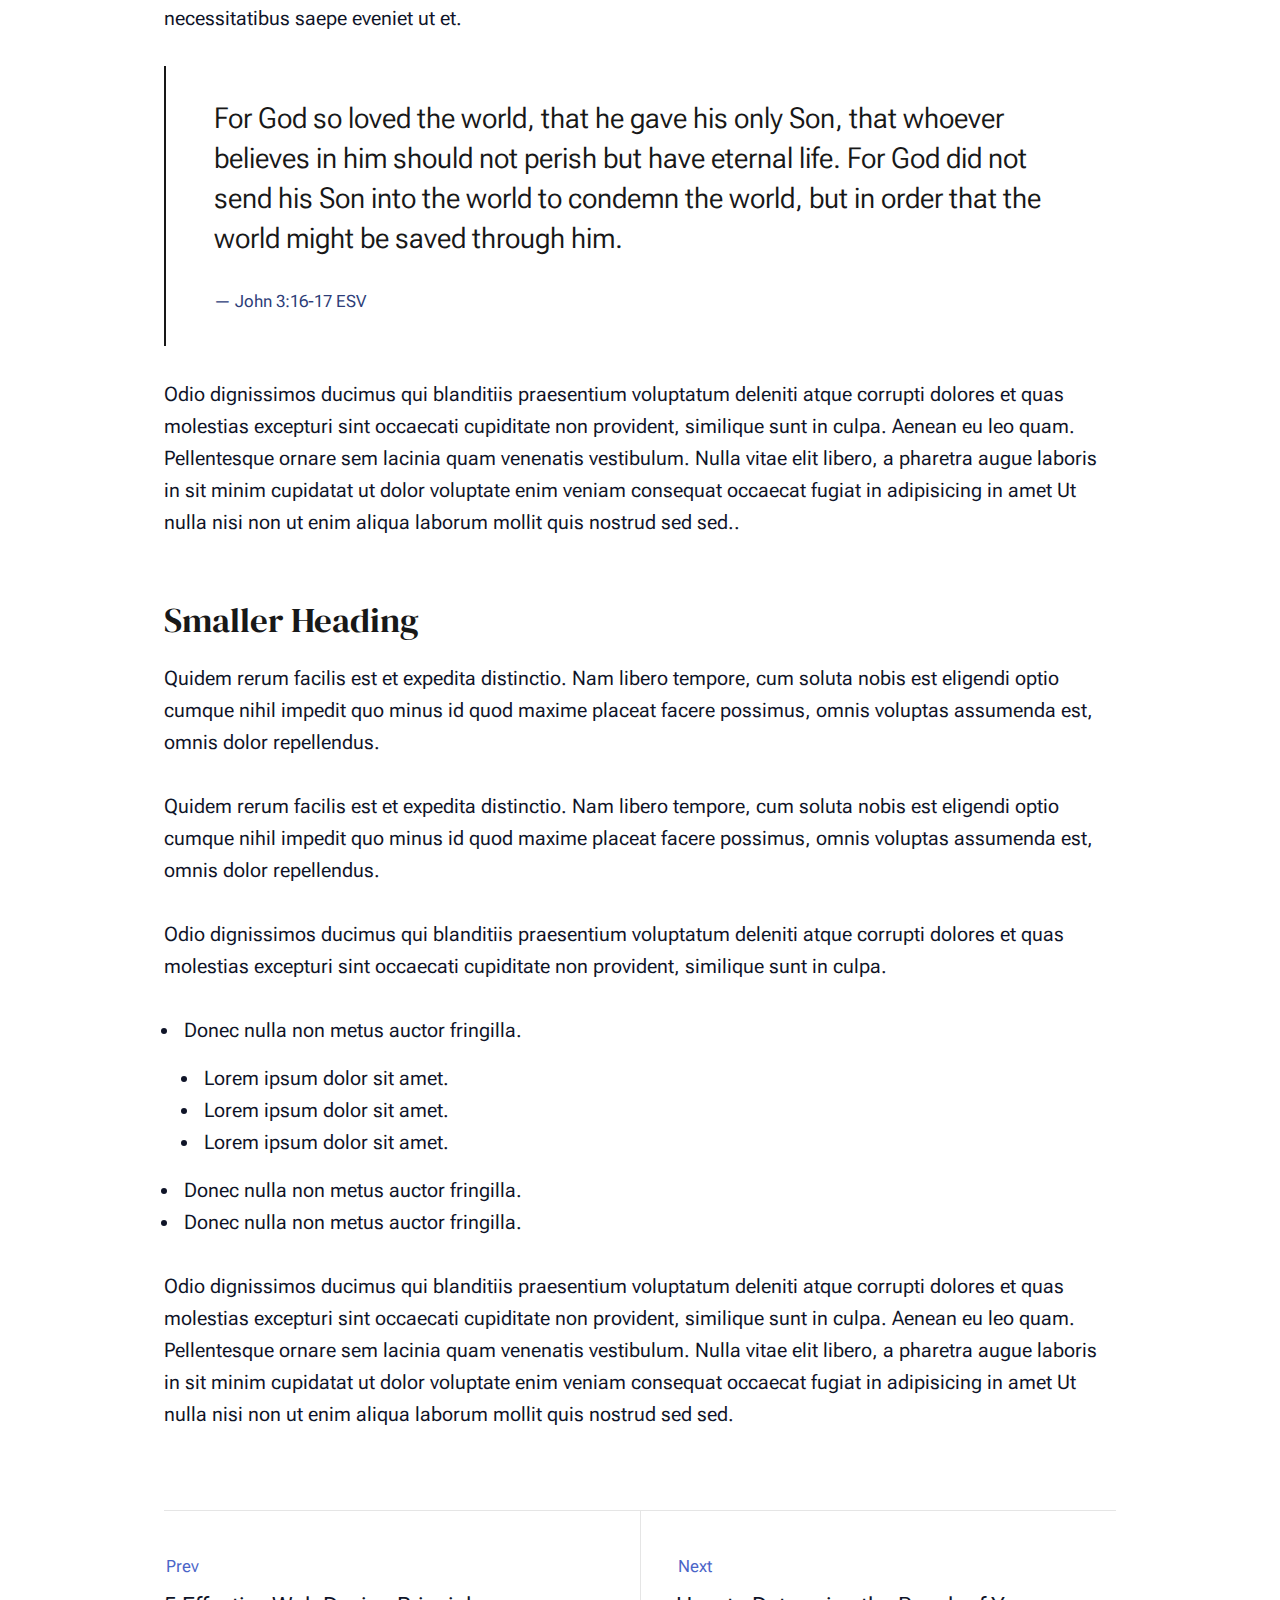
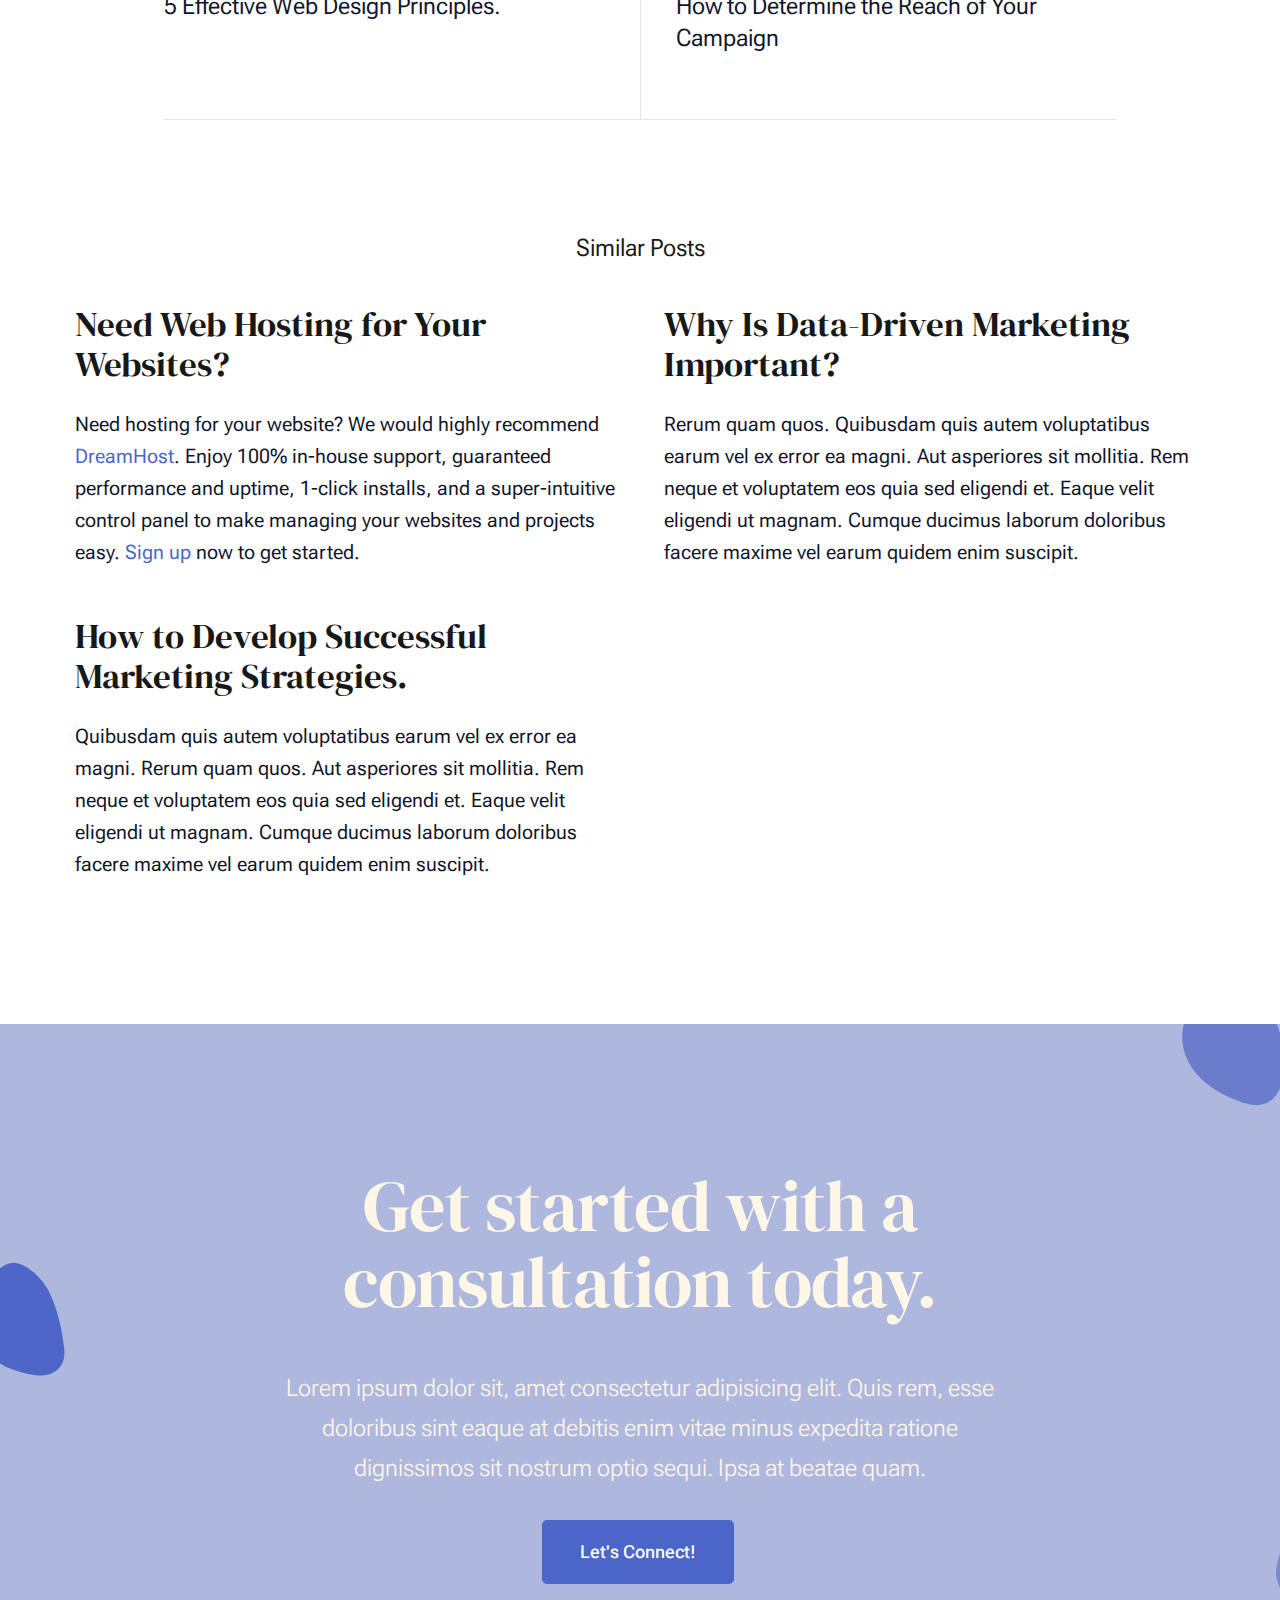
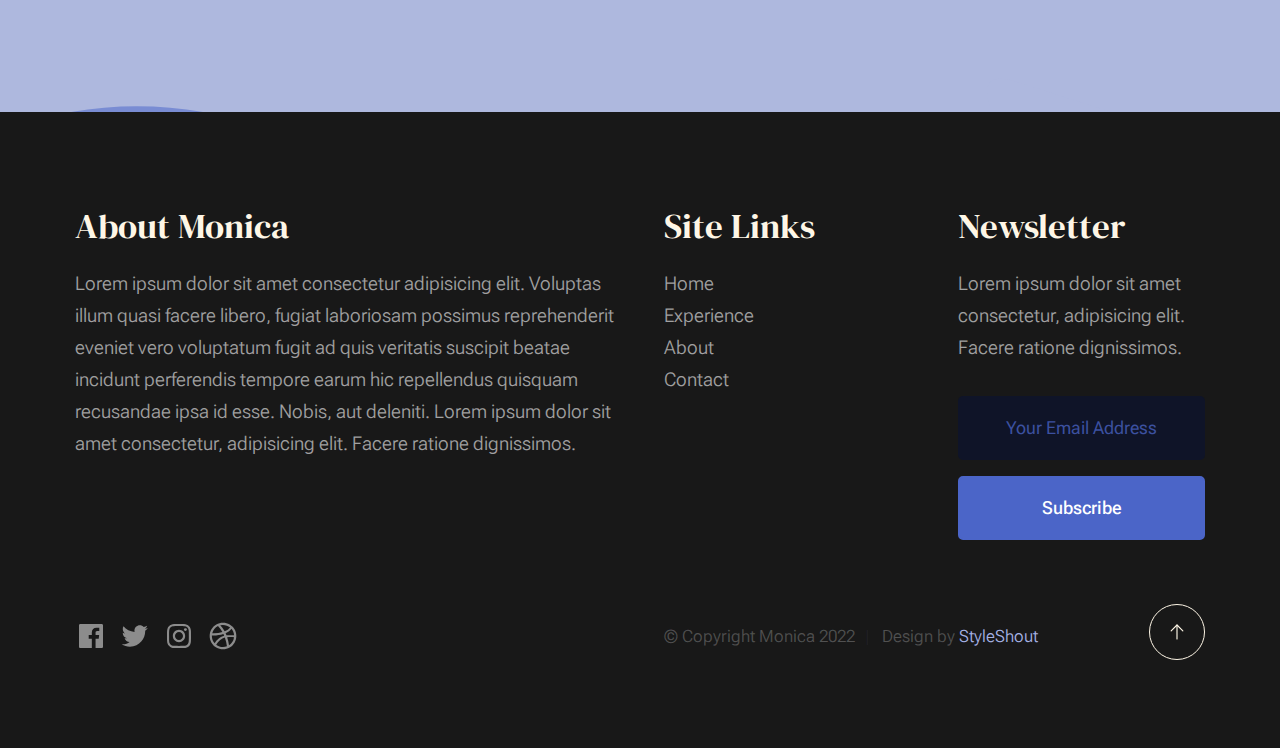
<file: single.html>
<!DOCTYPE html>
<html lang="en" class="no-js" >
<head>

    <!--- basic page needs
    ================================================== -->
    <meta charset="utf-8">
    <meta name="viewport" content="width=device-width, initial-scale=1">
    <title>Single - Monica</title>

    <script>
        document.documentElement.classList.remove('no-js');
        document.documentElement.classList.add('js');
    </script>

    <!-- CSS
    ================================================== -->
    <link rel="stylesheet" href="css/vendor.css">
    <link rel="stylesheet" href="css/styles.css">

    <!-- favicons
    ================================================== -->
    <link rel="apple-touch-icon" sizes="180x180" href="apple-touch-icon.png">
    <link rel="icon" type="image/png" sizes="32x32" href="favicon-32x32.png">
    <link rel="icon" type="image/png" sizes="16x16" href="favicon-16x16.png">
    <link rel="manifest" href="site.webmanifest">

</head>


<body id="top">


    <!-- preloader
    ================================================== -->
    <div id="preloader">
        <div id="loader" class="dots-fade">
            <div></div>
            <div></div>
            <div></div>
        </div>
    </div>


    <!-- page wrap
    ================================================== -->
    <div id="page" class="s-pagewrap">


        <!-- # site header 
        ================================================== -->
        <header class="s-header">

            <div class="row s-header__inner width-sixteen-col">

                <div class="s-header__block">
                    <div class="s-header__logo">
                        <a class="logo" href="index.html">
                            <img src="images/logoM.svg" alt="Homepage">
                        </a>
                    </div>

                    <a class="s-header__menu-toggle" href="#0"><span>Menu</span></a>
                </div> <!-- end s-header__block -->

                <nav class="s-header__nav">    
                    <ul class="s-header__menu-links">
                        <li><a href="about.html">About</a></li>
                        <li><a href="services.html">Experience</a></li>
                        <!--<li class="current"><a href="blog.html">Journal</a></li>-->
                        <li><a href="contact.html">Contact</a></li>
                    </ul> <!-- s-header__menu-links -->

                    <div class="s-header__contact">
                        <a href="contact.html" class="btn btn--primary s-header__contact-btn">Let's Connect!</a>
                        
                    </div> <!-- s-header__contact -->    
                </nav> <!-- end s-header__nav -->

            </div> <!-- end s-header__inner -->

        </header> <!-- end s-header -->


        <!-- # site main content
        ================================================== -->
        <article id="content" class="s-content entry">

            <div class="s-pageheader entry__header">
                <div class="row">
                    <div class="column xl-12">

                        <h1 class="entry__title">
                            5 Marketing Productivity Apps for Your Team
                        </h1> <!-- end entry__title -->

                        <div class="entry__meta">
                            <div class="entry__meta-date">
                                <svg width="24" height="24" fill="none" viewBox="0 0 24 24">
                                    <circle cx="12" cy="12" r="7.25" stroke="currentColor" stroke-width="1.5"></circle>
                                    <path stroke="currentColor" stroke-width="1.5" d="M12 8V12L14 14"></path>
                                </svg>
                                December 15, 2022 
                            </div>
                            <div class="entry__meta-cat">
                                <svg width="24" height="24" fill="none" viewBox="0 0 24 24">
                                    <path stroke="currentColor" stroke-linecap="round" stroke-linejoin="round" stroke-width="1.5" d="M19.25 17.25V9.75C19.25 8.64543 18.3546 7.75 17.25 7.75H4.75V17.25C4.75 18.3546 5.64543 19.25 6.75 19.25H17.25C18.3546 19.25 19.25 18.3546 19.25 17.25Z"></path>
                                    <path stroke="currentColor" stroke-linecap="round" stroke-linejoin="round" stroke-width="1.5" d="M13.5 7.5L12.5685 5.7923C12.2181 5.14977 11.5446 4.75 10.8127 4.75H6.75C5.64543 4.75 4.75 5.64543 4.75 6.75V11"></path>
                                </svg>                                      
                                <span class="cat-links">
                                    <a href="blog.html">Productivity</a>
                                    <a href="blog.html">Marketing</a>
                                </span>
                            </div>
                        </div> <!-- end entry__meta -->

                    </div>
                </div>
            </div> <!-- end entry__header --> 

            <div class="s-pagecontent entry__content">

                <div class="row entry__media">
                    <div class="column xl-12">
                        <figure class="featured-image">
                            <img src="images/thumbs/single/standard-1200.jpg" 
                                 srcset="images/thumbs/single/standard-2400.jpg 2400w, 
                                         images/thumbs/single/standard-1200.jpg 1200w, 
                                         images/thumbs/single/standard-600.jpg 600w" sizes="(max-width: 2400px) 100vw, 2400px" alt="">
                        </figure>
                    </div>
                </div> <!-- end entry__media -->

                <div class="row entry__primary width-narrower">
                    <div class="column xl-12"> 

                            <p class="lead">
                            Duis ex ad cupidatat tempor Excepteur cillum cupidatat fugiat nostrud cupidatat dolor 
                            sunt sint sit nisi est eu exercitation incididunt adipisicing veniam velit id fugiat 
                            enim mollit amet anim veniam dolor dolor irure velit commodo cillum sit nulla ullamco 
                            magna amet magna cupidatat qui labore cillum cillum cupidatat fugiat nostrud. </p> 

                            <p class="drop-cap">
                            Eligendi quam at quis. Sit vel neque quam consequuntur expedita quisquam. Incidunt quae 
                            qui error. Rerum non facere mollitia ut magnam laboriosam. Quisquam neque quia ex eligendi 
                            repellat illum quibusdam aut. Architecto quam consequuntur totam ratione reprehenderit est 
                            praesentium impedit maiores incididunt adipisicing veniam velit .
                            </p>
    
                            <p>
                            Duis ex ad cupidatat tempor Excepteur cillum cupidatat fugiat nostrud cupidatat dolor 
                            sunt sint sit nisi est eu exercitation incididunt adipisicing veniam velit id fugiat 
                            enim mollit amet anim veniam dolor dolor irure velit commodo cillum sit nulla ullamco 
                            magna amet magna cupidatat qui labore cillum sit in tempor veniam consequat non laborum 
                            adipisicing aliqua ea nisi sint ut quis proident ullamco ut dolore culpa occaecat ut 
                            laboris in sit minim cupidatat ut dolor voluptate enim veniam consequat occaecat fugiat 
                            in adipisicing in amet Ut nulla nisi non ut enim aliqua laborum mollit quis nostrud sed sed.
                            </p>
            
                            <figure class="alignwide">
                                <img src="images/sample-1200.jpg" 
                                     srcset="images/sample-2400.jpg 2400w, 
                                             images/sample-1200.jpg 1200w, 
                                             images/sample-600.jpg 600w" sizes="(max-width: 2400px) 100vw, 2400px" alt="">
                            </figure>
    
                            <p>
                            Duis ex ad cupidatat tempor Excepteur cillum cupidatat fugiat nostrud cupidatat dolor 
                            sunt sint sit nisi est eu exercitation incididunt adipisicing veniam velit id fugiat 
                            enim mollit amet anim veniam dolor dolor irure velit commodo cillum sit nulla ullamco 
                            magna amet magna cupidatat qui labore cillum sit in tempor veniam consequat non laborum 
                            adipisicing aliqua ea nisi sint ut quis proident ullamco ut dolore culpa occaecat ut 
                            laboris in sit minim cupidatat ut dolor voluptate enim veniam consequat occaecat fugiat 
                            in adipisicing in amet Ut nulla nisi non ut enim aliqua laborum mollit quis nostrud sed sed.
                            </p>
    
                            <h2>Large Heading</h2>
        
                            <p>
                            Harum quidem rerum facilis est et expedita distinctio. Nam libero tempore, cum soluta 
                            nobis est eligendi optio cumque nihil impedit quo minus <a href="http://#">omnis voluptas assumenda est</a> 
                            id quod maxime placeat facere possimus, omnis dolor repellendus. Temporibus autem quibusdam et 
                            aut officiis debitis aut rerum necessitatibus saepe eveniet ut et.</p>
    
                            <blockquote>
                                <p>
                                For God so loved the world, that he gave his only Son, that whoever believes in 
                                him should not perish but have eternal life. For God did not send his Son into 
                                the world to condemn the world, but in order that the world might be 
                                saved through him.
                                </p>
                                <cite>John 3:16-17 ESV</cite>
                            </blockquote>
    
                            <p>
                            Odio dignissimos ducimus qui blanditiis praesentium voluptatum deleniti atque corrupti dolores 
                            et quas molestias excepturi sint occaecati cupiditate non provident, similique sunt in culpa. 
                            Aenean eu leo quam. Pellentesque ornare sem lacinia quam venenatis vestibulum. Nulla vitae elit 
                            libero, a pharetra augue laboris in sit minim cupidatat ut dolor voluptate enim veniam consequat 
                            occaecat fugiat in adipisicing in amet Ut nulla nisi non ut enim aliqua laborum mollit quis nostrud sed sed..</p>
    
                            <h3>Smaller Heading</h3>
    
                            <p>
                            Quidem rerum facilis est et expedita distinctio. Nam libero tempore, cum soluta nobis est 
                            eligendi optio cumque nihil impedit quo minus id quod maxime placeat facere possimus, omnis voluptas 
                            assumenda est, omnis dolor repellendus.
                            </p>
    
                            <p>
                            Quidem rerum facilis est et expedita distinctio. Nam libero tempore, cum soluta nobis est 
                            eligendi optio cumque nihil impedit quo minus id quod maxime placeat facere possimus, omnis voluptas 
                            assumenda est, omnis dolor repellendus.
                            </p>
                                    
                            <p>
                            Odio dignissimos ducimus qui blanditiis praesentium voluptatum deleniti atque corrupti dolores et 
                            quas molestias excepturi sint occaecati cupiditate non provident, similique sunt in culpa.</p>
    
                            <ul>
                                <li>Donec nulla non metus auctor fringilla.
                                    <ul>
                                        <li>Lorem ipsum dolor sit amet.</li>
                                        <li>Lorem ipsum dolor sit amet.</li>
                                        <li>Lorem ipsum dolor sit amet.</li>
                                    </ul>
                                </li>
                                <li>Donec nulla non metus auctor fringilla.</li>
                                <li>Donec nulla non metus auctor fringilla.</li>
                            </ul>
    
                            <p>
                            Odio dignissimos ducimus qui blanditiis praesentium voluptatum deleniti atque corrupti dolores et quas 
                            molestias excepturi sint occaecati cupiditate non provident, similique sunt in culpa. Aenean eu leo quam. 
                            Pellentesque ornare sem lacinia quam venenatis vestibulum. Nulla vitae elit libero, a pharetra augue 
                            laboris in sit minim cupidatat ut dolor voluptate enim veniam consequat occaecat fugiat in adipisicing 
                            in amet Ut nulla nisi non ut enim aliqua laborum mollit quis nostrud sed sed.
                            </p>        

                            <div class="post-nav">
                                <div class="post-nav__prev">
                                    <a href="single-standard.html" rel="prev">
                                        <span>Prev</span>
                                        5 Effective Web Design Principles. 
                                    </a>
                                </div>
                                <div class="post-nav__next">
                                    <a href="single-standard.html" rel="next">
                                        <span>Next</span>
                                        How to Determine the Reach of Your Campaign
                                    </a>
                                </div>
                            </div> <!-- end post-nav -->                                                   
                   
                    </div> <!-- end column-->
                </div> <!-- end entry__primary -->    
                
                <div class="row related-posts">
                    <div class="column xl-12">

                        <h4 class="text-center">Similar Posts</h4>

                        <div class="grid-list-items">
                
                            <div class="grid-list-items__item blog-card">
                                <div class="blog-card__header">
                                    <h3 class="blog-card__title"><a href="https://www.dreamhost.com/r.cgi?287326">Need Web Hosting for Your Websites?</a></h3>
                                </div>
                                <div class="blog-card__text">
                                    <p>
                                    Need hosting for your website? We would highly recommend <a href="https://www.dreamhost.com/r.cgi?287326">DreamHost</a>.
                                    Enjoy 100% in-house support, guaranteed performance and uptime, 1-click installs, and a super-intuitive control 
                                    panel to make managing your websites and projects easy. <a href="https://www.dreamhost.com/r.cgi?287326">Sign up</a> now to get started.
                                    </p>
                                </div>
                            </div> <!-- end blog-card -->
                            <div class="grid-list-items__item blog-card">
                                <div class="blog-card__header">
                                    <h3 class="blog-card__title"><a href="single.html">Why Is Data-Driven Marketing Important?</a></h3>
                                </div>
                                <div class="blog-card__text">
                                    <p>
                                    Rerum quam quos. Quibusdam quis autem voluptatibus earum vel ex error ea magni. Aut asperiores 
                                    sit mollitia. Rem neque et voluptatem eos quia sed eligendi et. Eaque velit eligendi ut 
                                    magnam. Cumque ducimus laborum doloribus facere maxime vel earum quidem enim suscipit.
                                    </p>
                                </div>
                            </div> <!-- end blog-card -->
                            <div class="grid-list-items__item blog-card">
                                <div class="blog-card__header">
                                    <h3 class="blog-card__title"><a href="single.html">How to Develop Successful Marketing Strategies.</a></h3>
                                </div>
                                <div class="blog-card__text">
                                    <p>
                                    Quibusdam quis autem voluptatibus earum vel ex error ea magni. Rerum quam quos. Aut asperiores 
                                    sit mollitia. Rem neque et voluptatem eos quia sed eligendi et. Eaque velit eligendi ut 
                                    magnam. Cumque ducimus laborum doloribus facere maxime vel earum quidem enim suscipit.
                                    </p>
                                </div>
                            </div> <!-- end blog card -->
                        
                        </div> <!-- end grid-list-items -->
                          
                    </div> <!-- end column -->
                </div> <!-- end related-posts --> 

            </div> <!-- end entry__content -->

        </article> <!-- s-content entry-->
        

        <!-- # cta
        ================================================== -->
        <section id="cta" class="s-cta">

            <div class="row row-x-center text-center">
                <div class="column xl-8 lg-12">

                    <div class="s-cta__content">
                        <h2 class="text-display-title">
                        Get started with a consultation today.
                        </h2>
                        <p class="lead">
                        Lorem ipsum dolor sit, amet consectetur adipisicing elit. Quis rem, esse doloribus sint eaque at debitis enim vitae minus expedita ratione dignissimos sit nostrum optio sequi. Ipsa at beatae quam.
                        </p>
                        <a href="contact.html" class="btn btn--primary">Let's Connect!</a>
                    </div>

                </div>
            </div>

        </section> <!-- end s-cta -->


        <!-- # footer 
        ================================================== -->
        <footer class="s-footer">
            <div class="row s-footer__content">
                <div class="column xl-6 lg-6 md-12 s-footer__block s-footer__about">                    
                    <h3>About Monica</h3>
                    <p>
                    Lorem ipsum dolor sit amet consectetur adipisicing elit. Voluptas illum quasi facere libero, 
                    fugiat laboriosam possimus reprehenderit eveniet vero voluptatum fugit ad quis veritatis suscipit beatae 
                    incidunt perferendis tempore earum hic repellendus quisquam recusandae ipsa id esse. Nobis, aut deleniti.
                    Lorem ipsum dolor sit amet consectetur, adipisicing elit. Facere ratione dignissimos.
                    </p>               
                </div>                
                <div class="column xl-3 lg-6 md-12 s-footer__block s-footer__site-links">
                    <h3>Site Links</h3>
                    <ul class="link-list">
                        <li><a href="index.html">Home</a></li>
                        <li><a href="services.html">Experience</a></li>
                        <!--<li><a href="blog.html">Journal</a></li>-->
                        <li><a href="about.html">About</a></li>
                        <li><a href="contact.html">Contact</a></li>
                    </ul>
                </div>
                <div class="column xl-3 lg-6 md-12 tab-12 s-footer__block s-footer__newsletter">
                    <h3>Newsletter</h3>

                    <p>
                    Lorem ipsum dolor sit amet consectetur, adipisicing elit. Facere ratione dignissimos.
                    </p>

                    <div class="subscribe-form">
                        <form id="mc-form" class="mc-form">
                            <input type="email" name="EMAIL" id="mce-EMAIL" class="u-fullwidth text-center" placeholder="Your Email Address" title="The domain portion of the email address is invalid (the portion after the @)." pattern="^([^\x00-\x20\x22\x28\x29\x2c\x2e\x3a-\x3c\x3e\x40\x5b-\x5d\x7f-\xff]+|\x22([^\x0d\x22\x5c\x80-\xff]|\x5c[\x00-\x7f])*\x22)(\x2e([^\x00-\x20\x22\x28\x29\x2c\x2e\x3a-\x3c\x3e\x40\x5b-\x5d\x7f-\xff]+|\x22([^\x0d\x22\x5c\x80-\xff]|\x5c[\x00-\x7f])*\x22))*\x40([^\x00-\x20\x22\x28\x29\x2c\x2e\x3a-\x3c\x3e\x40\x5b-\x5d\x7f-\xff]+|\x5b([^\x0d\x5b-\x5d\x80-\xff]|\x5c[\x00-\x7f])*\x5d)(\x2e([^\x00-\x20\x22\x28\x29\x2c\x2e\x3a-\x3c\x3e\x40\x5b-\x5d\x7f-\xff]+|\x5b([^\x0d\x5b-\x5d\x80-\xff]|\x5c[\x00-\x7f])*\x5d))*(\.\w{2,})+$" required>
                            <input type="submit" name="subscribe" value="Subscribe" class="btn btn--primary btn--small u-fullwidth">
                            <!-- <div style="position: absolute; left: -5000px;" aria-hidden="true"><input type="text" name="b_cdb7b577e41181934ed6a6a44_9a91cfe7b3" tabindex="-1" value=""></div> -->
                            <div class="mc-status"></div>
                        </form>
                    </div>
                </div>
            </div>    
            
            <div class="row s-footer__bottom">
                <div class="column xl-6 lg-12">
                    <ul class="s-footer__social social-list">
                        <li>
                            <a href="#0">
                                <svg xmlns="http://www.w3.org/2000/svg" width="24" height="24" viewBox="0 0 24 24" style="fill:rgba(0, 0, 0, 1);transform:;-ms-filter:"><path d="M20,3H4C3.447,3,3,3.448,3,4v16c0,0.552,0.447,1,1,1h8.615v-6.96h-2.338v-2.725h2.338v-2c0-2.325,1.42-3.592,3.5-3.592 c0.699-0.002,1.399,0.034,2.095,0.107v2.42h-1.435c-1.128,0-1.348,0.538-1.348,1.325v1.735h2.697l-0.35,2.725h-2.348V21H20 c0.553,0,1-0.448,1-1V4C21,3.448,20.553,3,20,3z"></path></svg>
                                <span class="u-screen-reader-text">Facebook</span>
                            </a>
                        </li>
                        <li>
                            <a href="#0">
                                <svg xmlns="http://www.w3.org/2000/svg" width="24" height="24" viewBox="0 0 24 24" style="fill:rgba(0, 0, 0, 1);transform:;-ms-filter:"><path d="M19.633,7.997c0.013,0.175,0.013,0.349,0.013,0.523c0,5.325-4.053,11.461-11.46,11.461c-2.282,0-4.402-0.661-6.186-1.809 c0.324,0.037,0.636,0.05,0.973,0.05c1.883,0,3.616-0.636,5.001-1.721c-1.771-0.037-3.255-1.197-3.767-2.793 c0.249,0.037,0.499,0.062,0.761,0.062c0.361,0,0.724-0.05,1.061-0.137c-1.847-0.374-3.23-1.995-3.23-3.953v-0.05 c0.537,0.299,1.16,0.486,1.82,0.511C3.534,9.419,2.823,8.184,2.823,6.787c0-0.748,0.199-1.434,0.548-2.032 c1.983,2.443,4.964,4.04,8.306,4.215c-0.062-0.3-0.1-0.611-0.1-0.923c0-2.22,1.796-4.028,4.028-4.028 c1.16,0,2.207,0.486,2.943,1.272c0.91-0.175,1.782-0.512,2.556-0.973c-0.299,0.935-0.936,1.721-1.771,2.22 c0.811-0.088,1.597-0.312,2.319-0.624C21.104,6.712,20.419,7.423,19.633,7.997z"></path></svg>
                                <span class="u-screen-reader-text">Twitter</span>
                            </a>
                        </li>
                        <li>
                            <a href="#0">
                                <svg xmlns="http://www.w3.org/2000/svg" width="24" height="24" viewBox="0 0 24 24" style="fill:rgba(0, 0, 0, 1);transform:;-ms-filter:"><path d="M11.999,7.377c-2.554,0-4.623,2.07-4.623,4.623c0,2.554,2.069,4.624,4.623,4.624c2.552,0,4.623-2.07,4.623-4.624 C16.622,9.447,14.551,7.377,11.999,7.377L11.999,7.377z M11.999,15.004c-1.659,0-3.004-1.345-3.004-3.003 c0-1.659,1.345-3.003,3.004-3.003s3.002,1.344,3.002,3.003C15.001,13.659,13.658,15.004,11.999,15.004L11.999,15.004z"></path><circle cx="16.806" cy="7.207" r="1.078"></circle><path d="M20.533,6.111c-0.469-1.209-1.424-2.165-2.633-2.632c-0.699-0.263-1.438-0.404-2.186-0.42 c-0.963-0.042-1.268-0.054-3.71-0.054s-2.755,0-3.71,0.054C7.548,3.074,6.809,3.215,6.11,3.479C4.9,3.946,3.945,4.902,3.477,6.111 c-0.263,0.7-0.404,1.438-0.419,2.186c-0.043,0.962-0.056,1.267-0.056,3.71c0,2.442,0,2.753,0.056,3.71 c0.015,0.748,0.156,1.486,0.419,2.187c0.469,1.208,1.424,2.164,2.634,2.632c0.696,0.272,1.435,0.426,2.185,0.45 c0.963,0.042,1.268,0.055,3.71,0.055s2.755,0,3.71-0.055c0.747-0.015,1.486-0.157,2.186-0.419c1.209-0.469,2.164-1.424,2.633-2.633 c0.263-0.7,0.404-1.438,0.419-2.186c0.043-0.962,0.056-1.267,0.056-3.71s0-2.753-0.056-3.71C20.941,7.57,20.801,6.819,20.533,6.111z M19.315,15.643c-0.007,0.576-0.111,1.147-0.311,1.688c-0.305,0.787-0.926,1.409-1.712,1.711c-0.535,0.199-1.099,0.303-1.67,0.311 c-0.95,0.044-1.218,0.055-3.654,0.055c-2.438,0-2.687,0-3.655-0.055c-0.569-0.007-1.135-0.112-1.669-0.311 c-0.789-0.301-1.414-0.923-1.719-1.711c-0.196-0.534-0.302-1.099-0.311-1.669c-0.043-0.95-0.053-1.218-0.053-3.654 c0-2.437,0-2.686,0.053-3.655c0.007-0.576,0.111-1.146,0.311-1.687c0.305-0.789,0.93-1.41,1.719-1.712 c0.534-0.198,1.1-0.303,1.669-0.311c0.951-0.043,1.218-0.055,3.655-0.055c2.437,0,2.687,0,3.654,0.055 c0.571,0.007,1.135,0.112,1.67,0.311c0.786,0.303,1.407,0.925,1.712,1.712c0.196,0.534,0.302,1.099,0.311,1.669 c0.043,0.951,0.054,1.218,0.054,3.655c0,2.436,0,2.698-0.043,3.654H19.315z"></path></svg>
                                <span class="u-screen-reader-text">Instagram</span>
                            </a>
                        </li>
                        <li>
                            <a href="#0">
                                <svg xmlns="http://www.w3.org/2000/svg" width="24" height="24" viewBox="0 0 24 24" style="fill: rgba(0, 0, 0, 1);transform: ;msFilter:;"><path d="M20.66 6.98a9.932 9.932 0 0 0-3.641-3.64C15.486 2.447 13.813 2 12 2s-3.486.447-5.02 1.34c-1.533.893-2.747 2.107-3.64 3.64S2 10.187 2 12s.446 3.487 1.34 5.02a9.924 9.924 0 0 0 3.641 3.64C8.514 21.553 10.187 22 12 22s3.486-.447 5.02-1.34a9.932 9.932 0 0 0 3.641-3.64C21.554 15.487 22 13.813 22 12s-.446-3.487-1.34-5.02zM12 3.66c2 0 3.772.64 5.32 1.919-.92 1.174-2.286 2.14-4.1 2.9-1.002-1.813-2.088-3.327-3.261-4.54A7.715 7.715 0 0 1 12 3.66zM5.51 6.8a8.116 8.116 0 0 1 2.711-2.22c1.212 1.201 2.325 2.7 3.34 4.5-2 .6-4.114.9-6.341.9-.573 0-1.006-.013-1.3-.04A8.549 8.549 0 0 1 5.51 6.8zM3.66 12c0-.054.003-.12.01-.2.007-.08.01-.146.01-.2.254.014.641.02 1.161.02 2.666 0 5.146-.367 7.439-1.1.187.373.381.793.58 1.26-1.32.293-2.674 1.006-4.061 2.14S6.4 16.247 5.76 17.5c-1.4-1.587-2.1-3.42-2.1-5.5zM12 20.34c-1.894 0-3.594-.587-5.101-1.759.601-1.187 1.524-2.322 2.771-3.401 1.246-1.08 2.483-1.753 3.71-2.02a29.441 29.441 0 0 1 1.56 6.62 8.166 8.166 0 0 1-2.94.56zm7.08-3.96a8.351 8.351 0 0 1-2.58 2.621c-.24-2.08-.7-4.107-1.379-6.081.932-.066 1.765-.1 2.5-.1.799 0 1.686.034 2.659.1a8.098 8.098 0 0 1-1.2 3.46zm-1.24-5c-1.16 0-2.233.047-3.22.14a27.053 27.053 0 0 0-.68-1.62c2.066-.906 3.532-2.006 4.399-3.3 1.2 1.414 1.854 3.027 1.96 4.84-.812-.04-1.632-.06-2.459-.06z"></path></svg>
                                <span class="u-screen-reader-text">Dribbble</span>
                            </a>
                        </li>
                    </ul> <!-- end s-footer__social -->
                </div>
                <div class="column xl-6 lg-12">
                    <p class="ss-copyright">
                        <span>© Copyright Monica 2022</span> 
                        <span>Design by <a href="https://www.styleshout.com/">StyleShout</a></span>
                    </p>
                </div>

                <div class="ss-go-top">
                    <a class="smoothscroll" title="Back to Top" href="#top">
                        <svg xmlns="http://www.w3.org/2000/svg" viewBox="0 0 24 24" width="36" height="36" fill="none" stroke="#ffffff" stroke-width="1" stroke-linecap="round" stroke-linejoin="round">&lt;!--!  Atomicons Free 1.00 by @atisalab License - https://atomicons.com/license/ (Icons: CC BY 4.0) Copyright 2021 Atomicons --&gt;<polyline points="17 11 12 6 7 11"></polyline><line x1="12" y1="18" x2="12" y2="6"></line></svg>
                    </a>
                </div> <!-- end ss-go-top -->
            </div>
            
        </footer> <!-- end s-footer -->

    </div> <!-- end page-wrap -->

    <!-- Java Script
    ================================================== -->
    <script src="js/plugins.js"></script>
    <script src="js/main.js"></script>

</body>
</html>
</file>
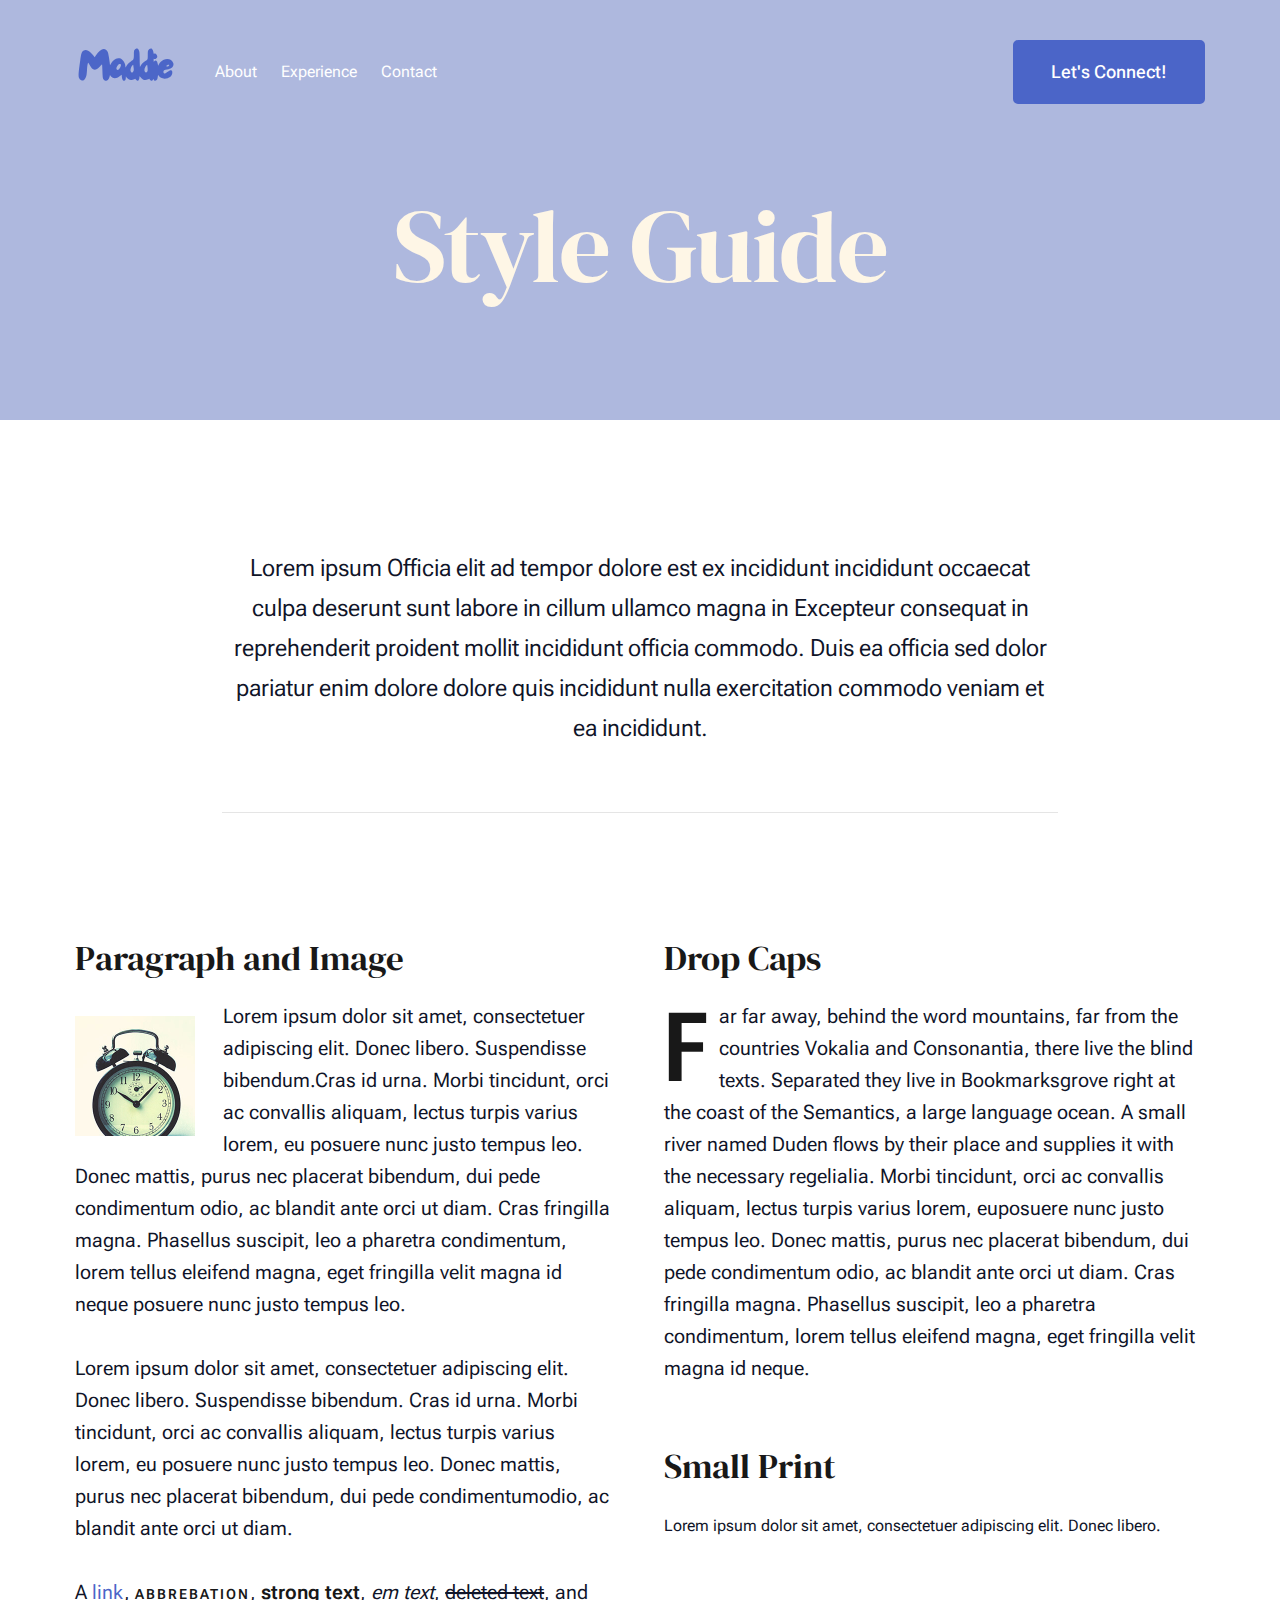
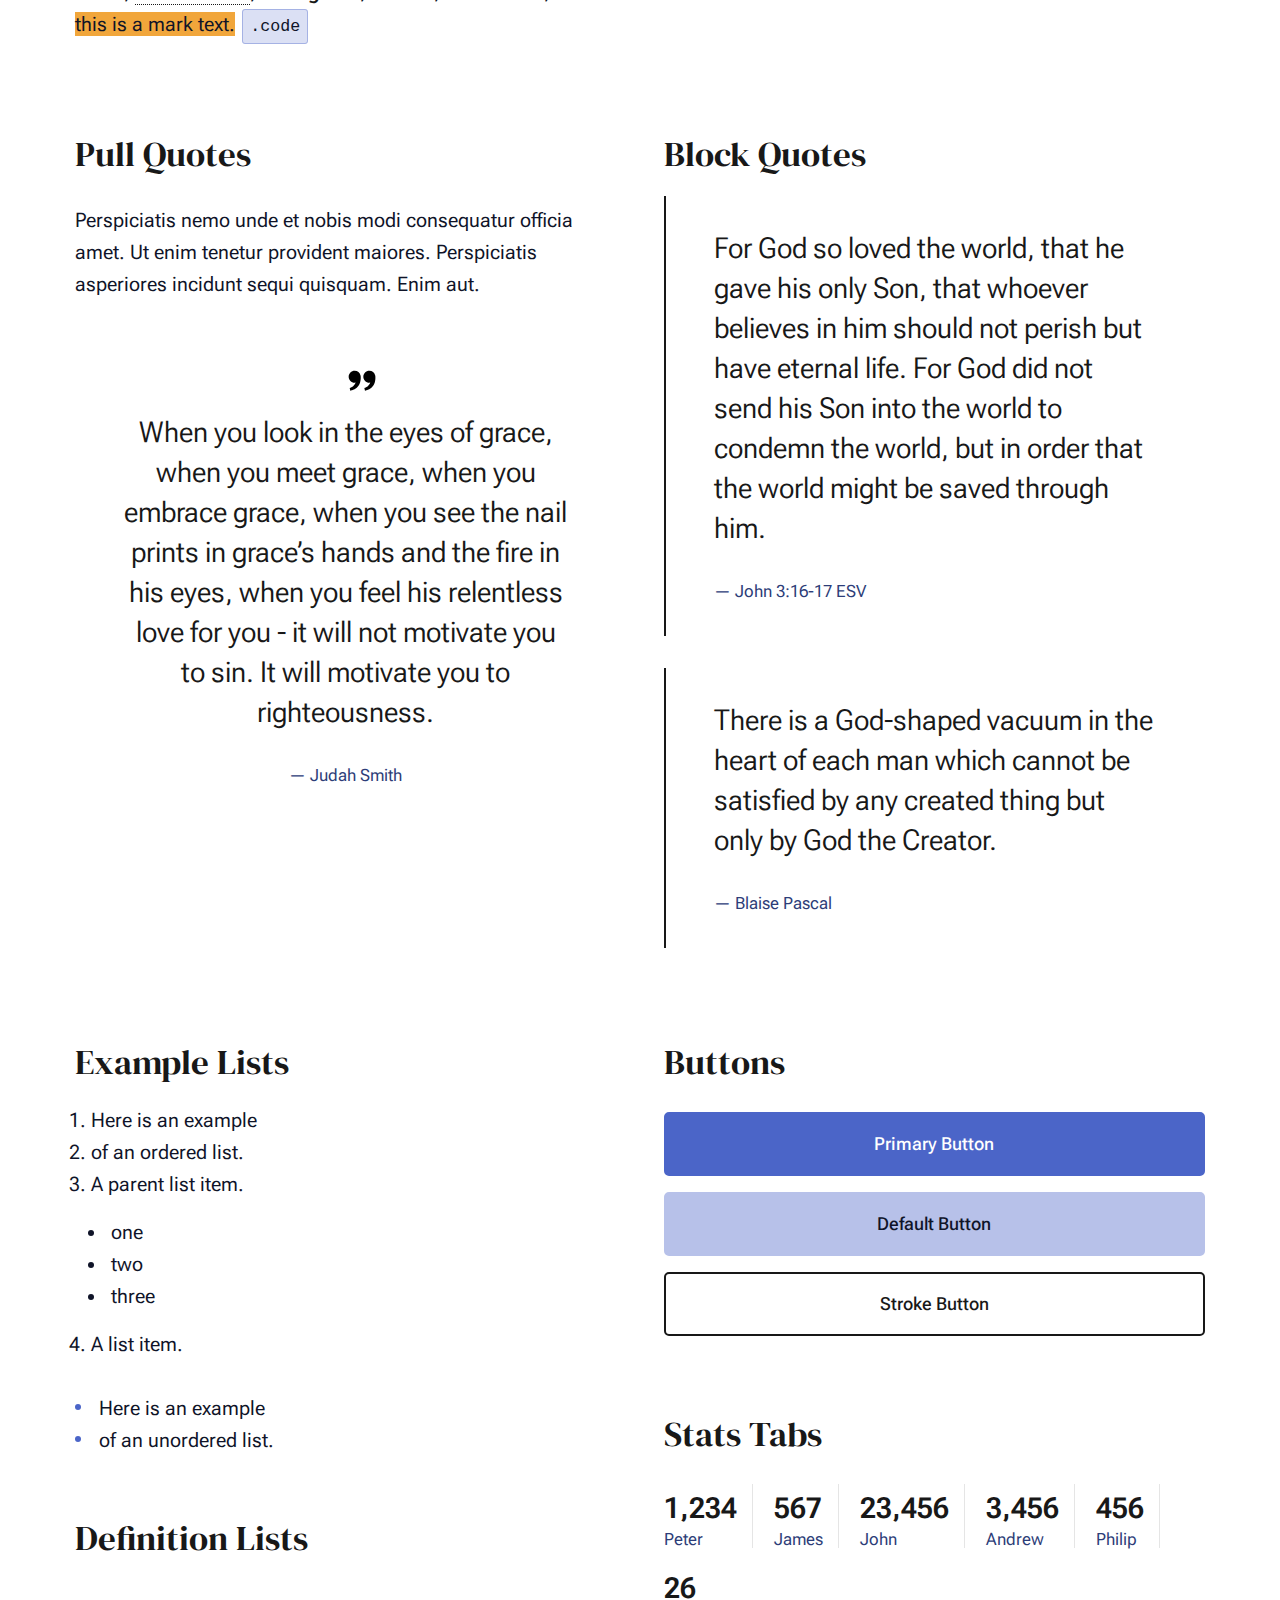
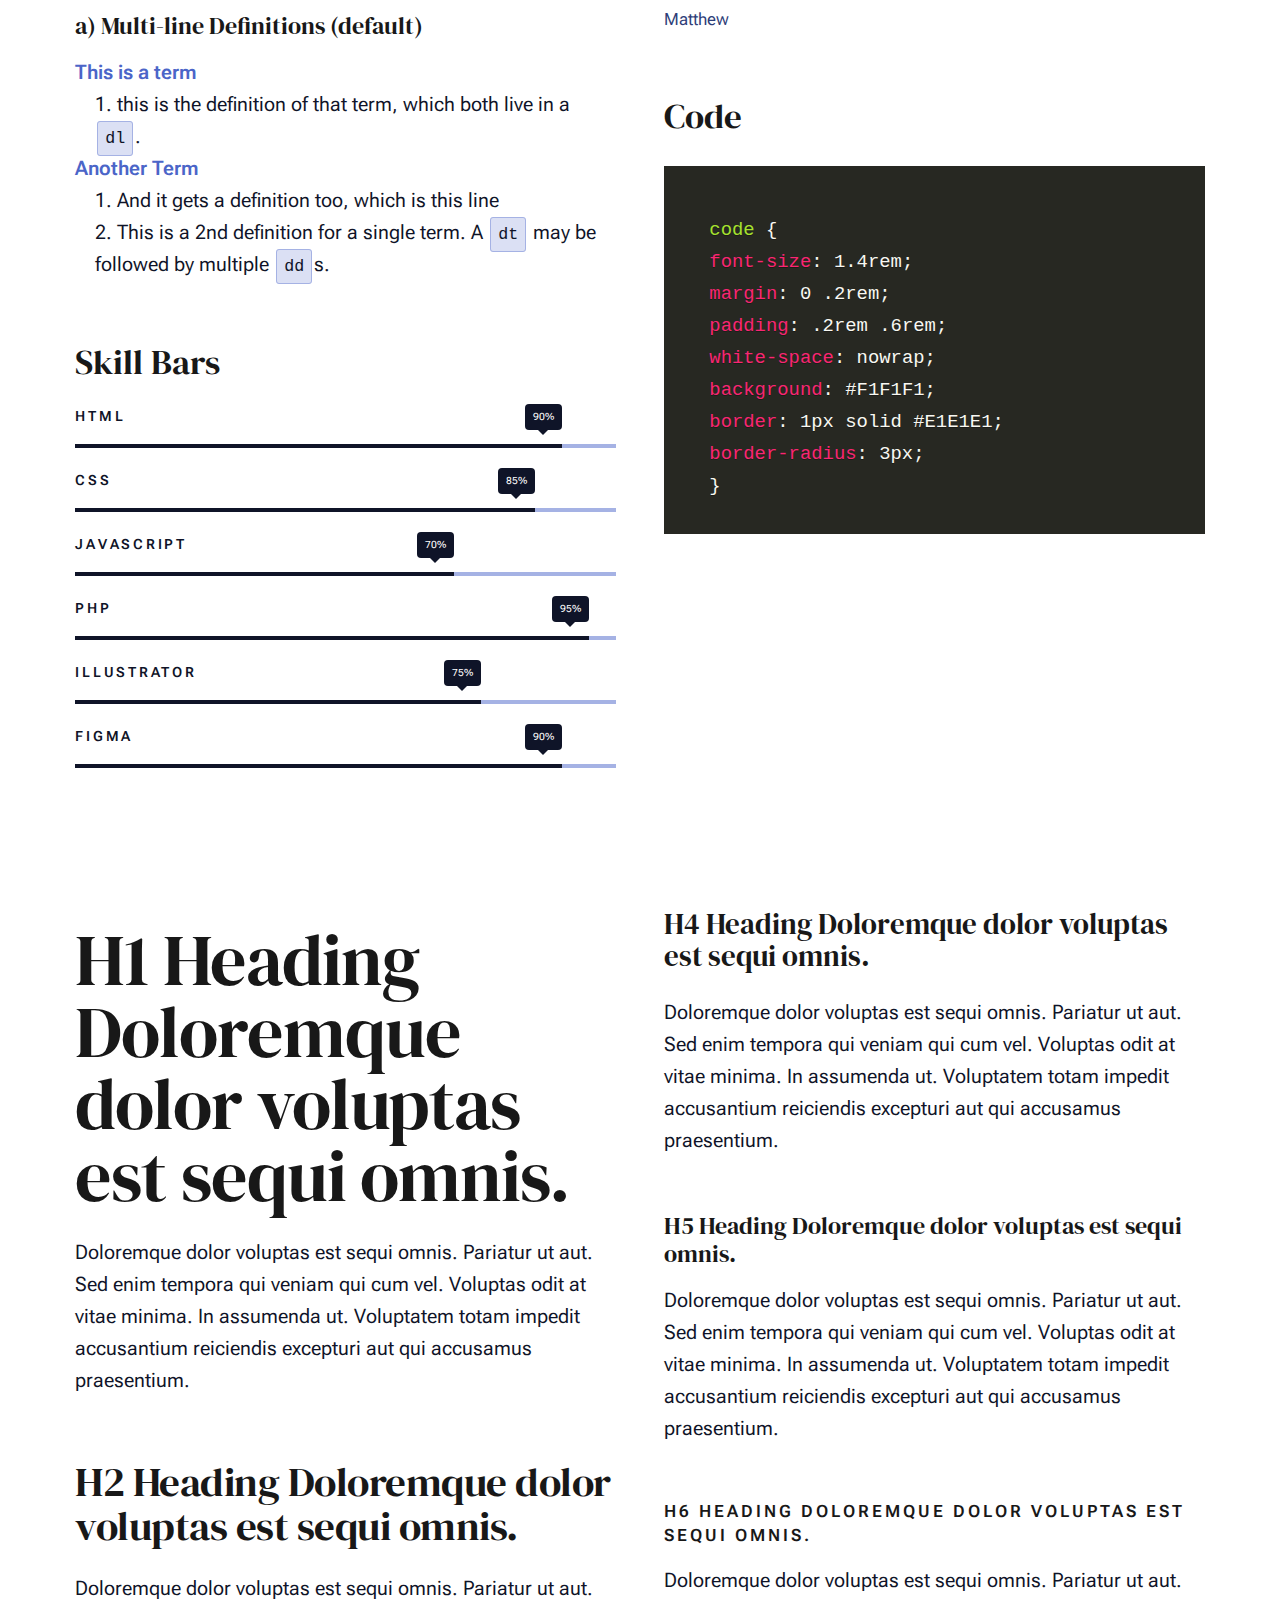
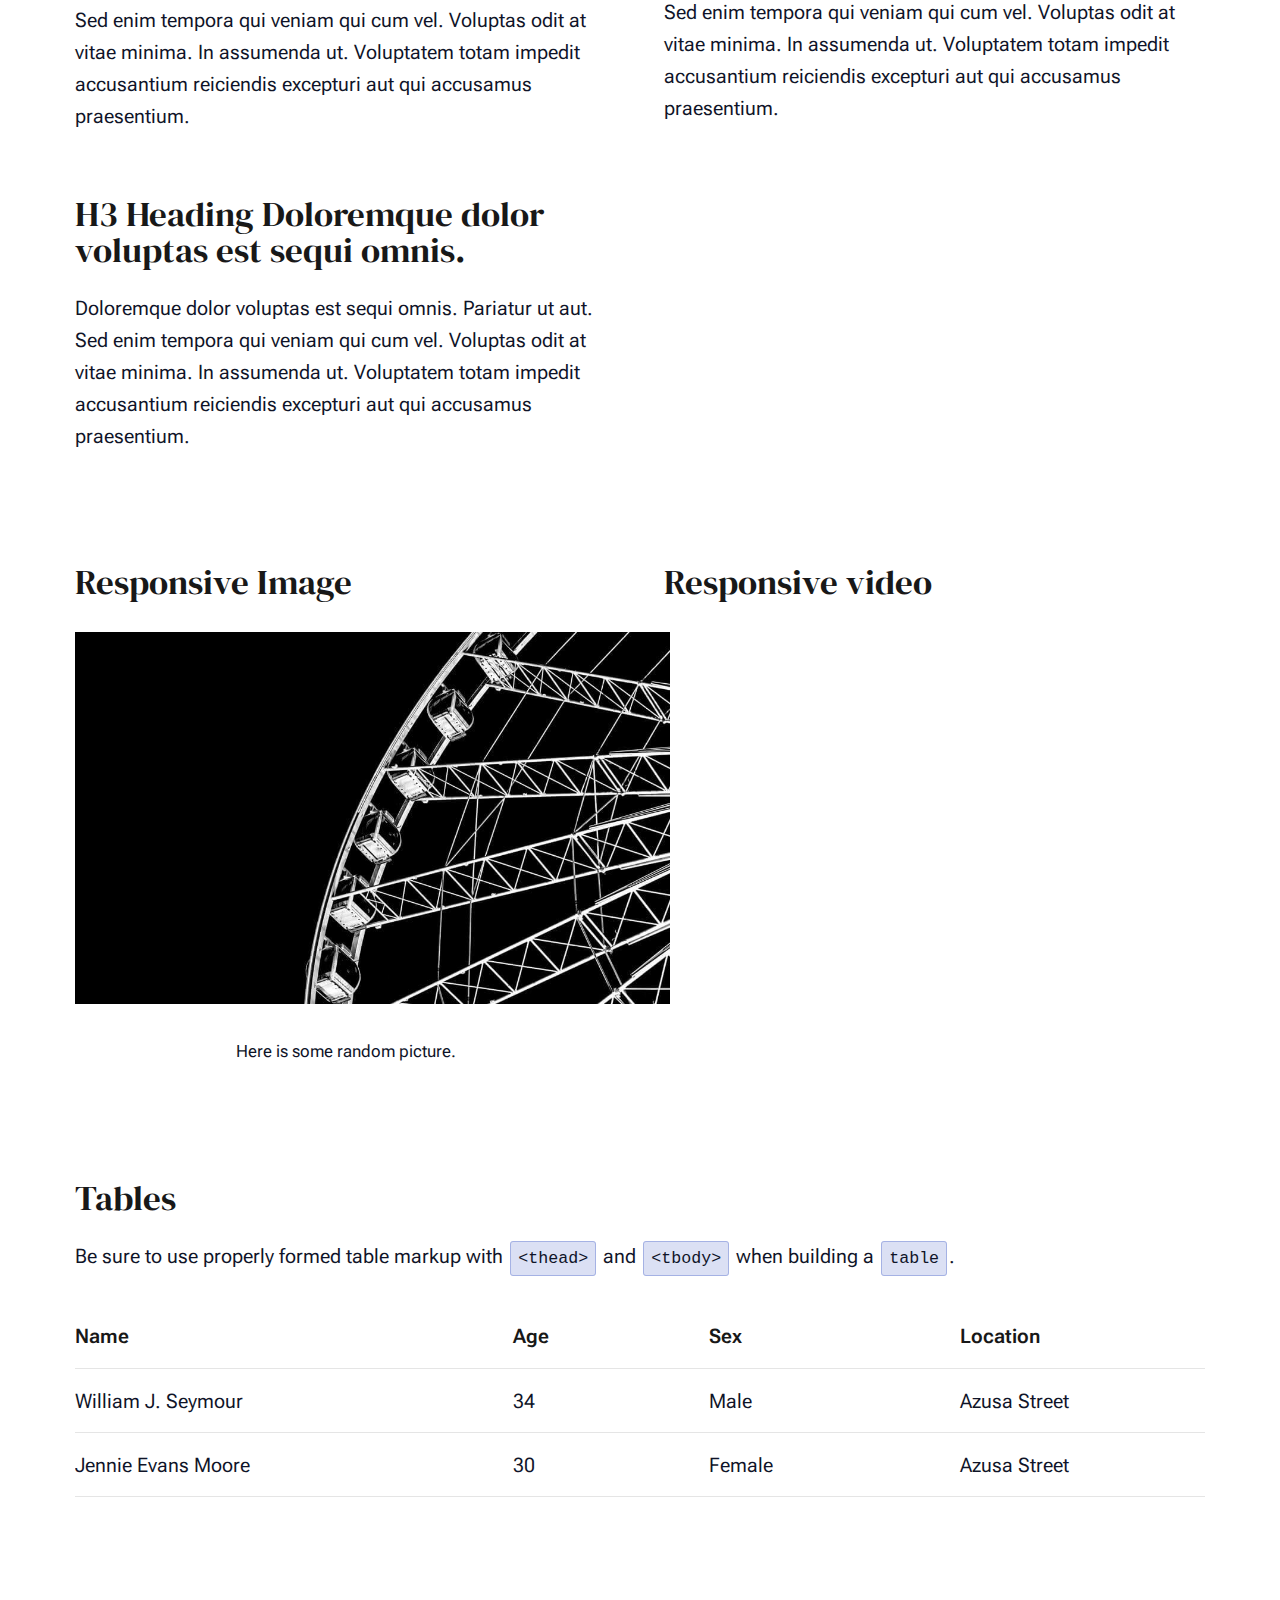
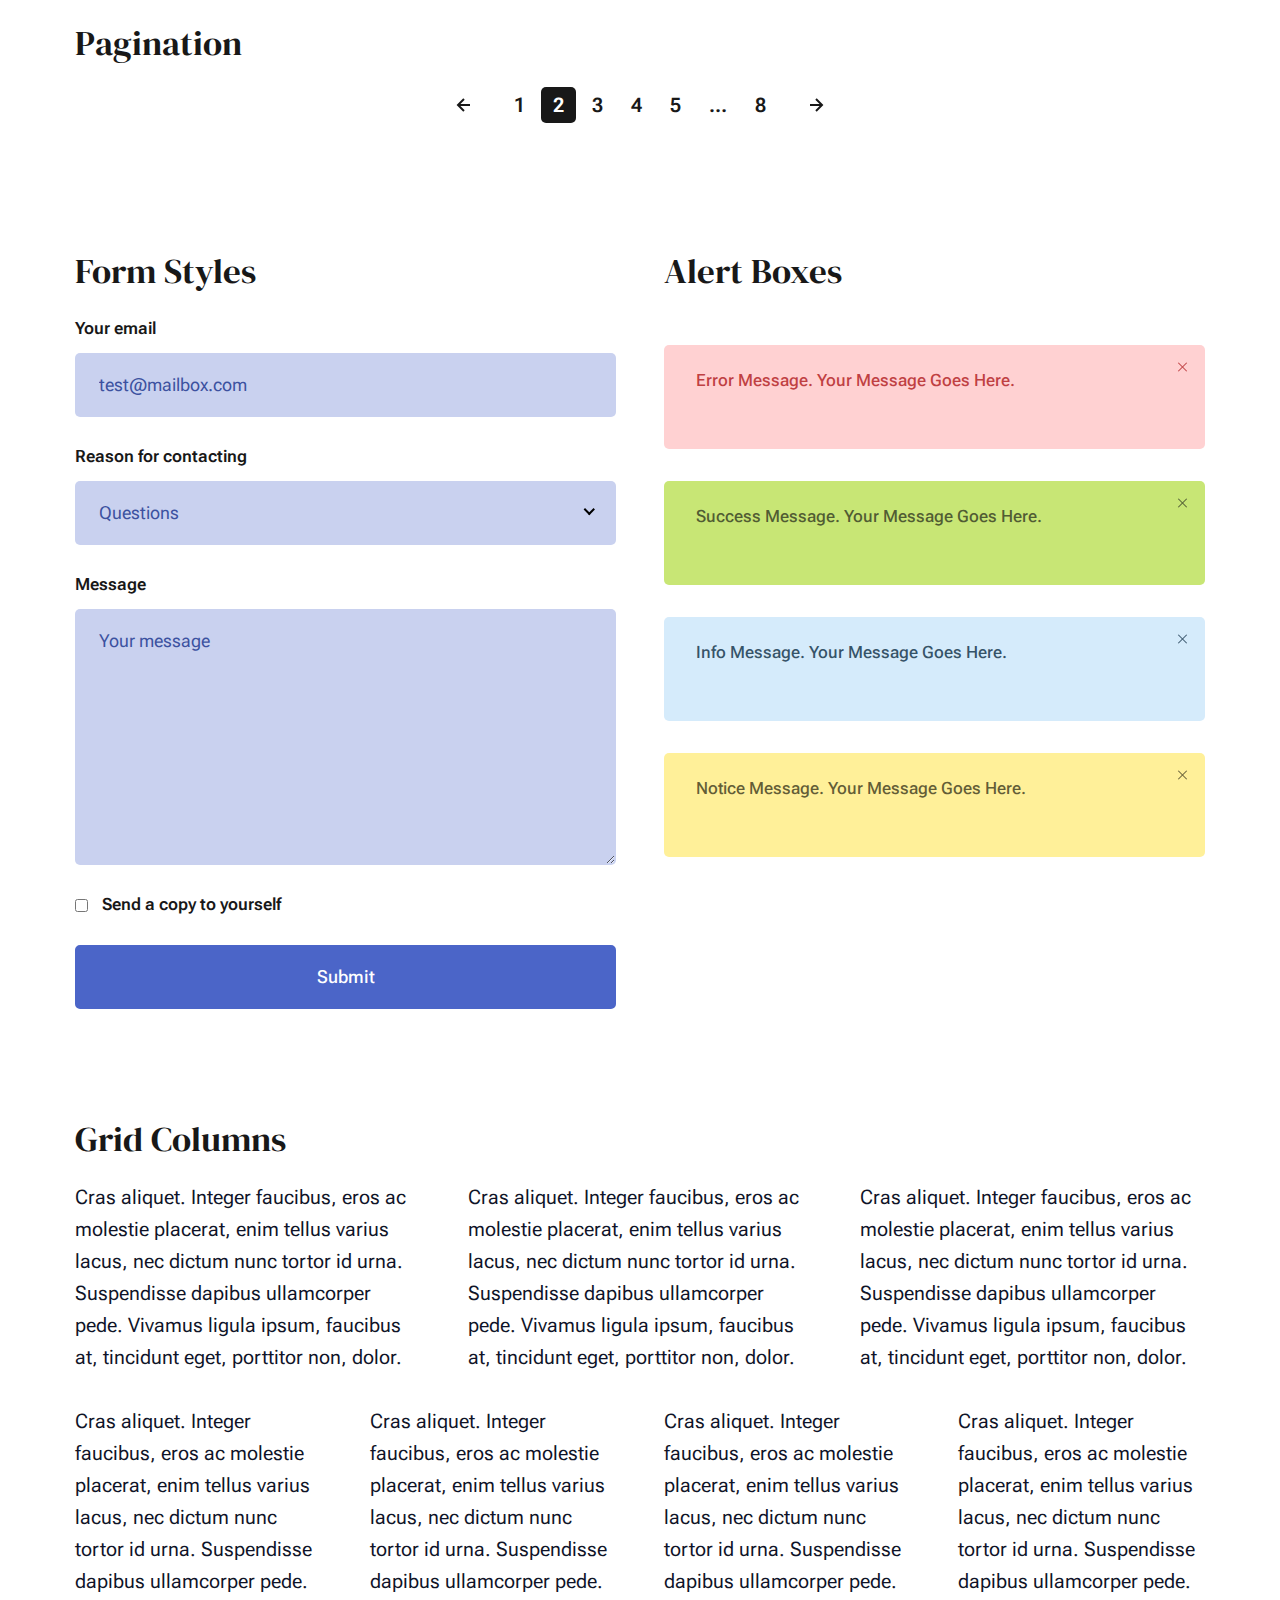
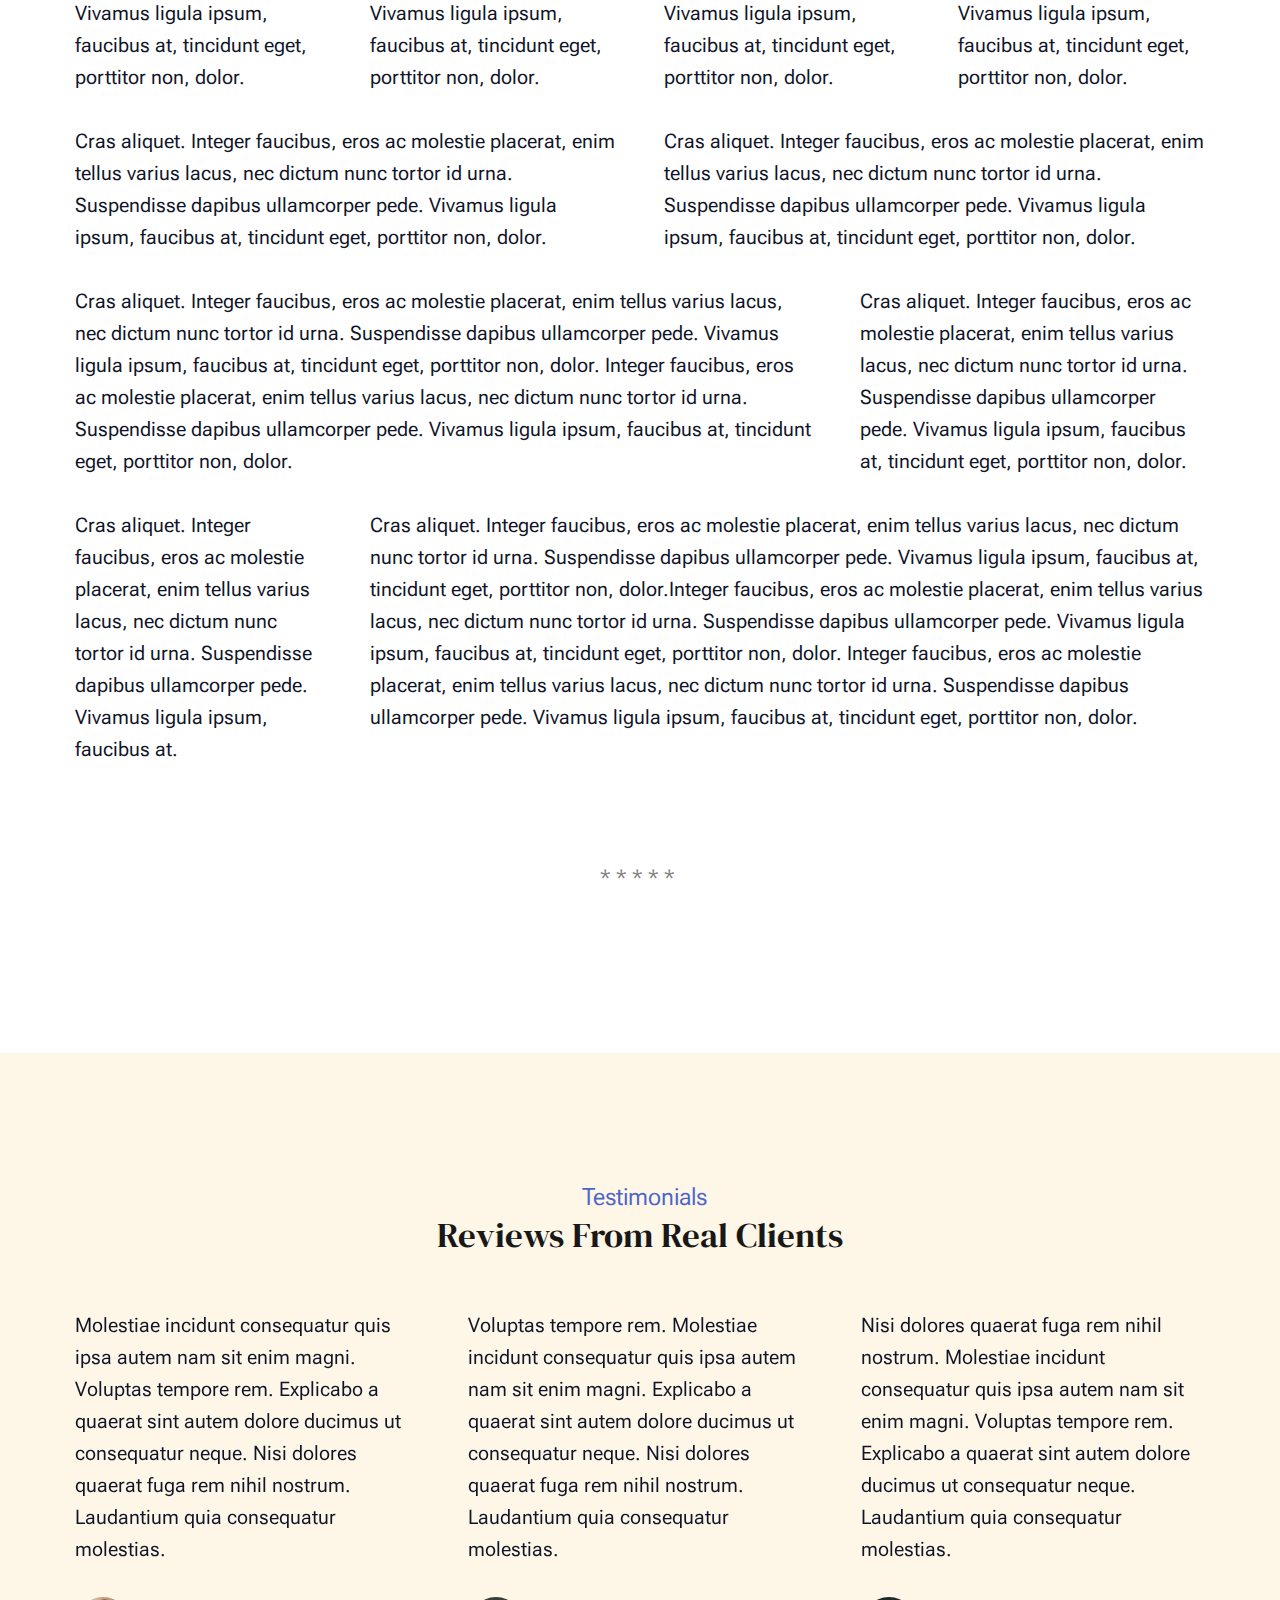
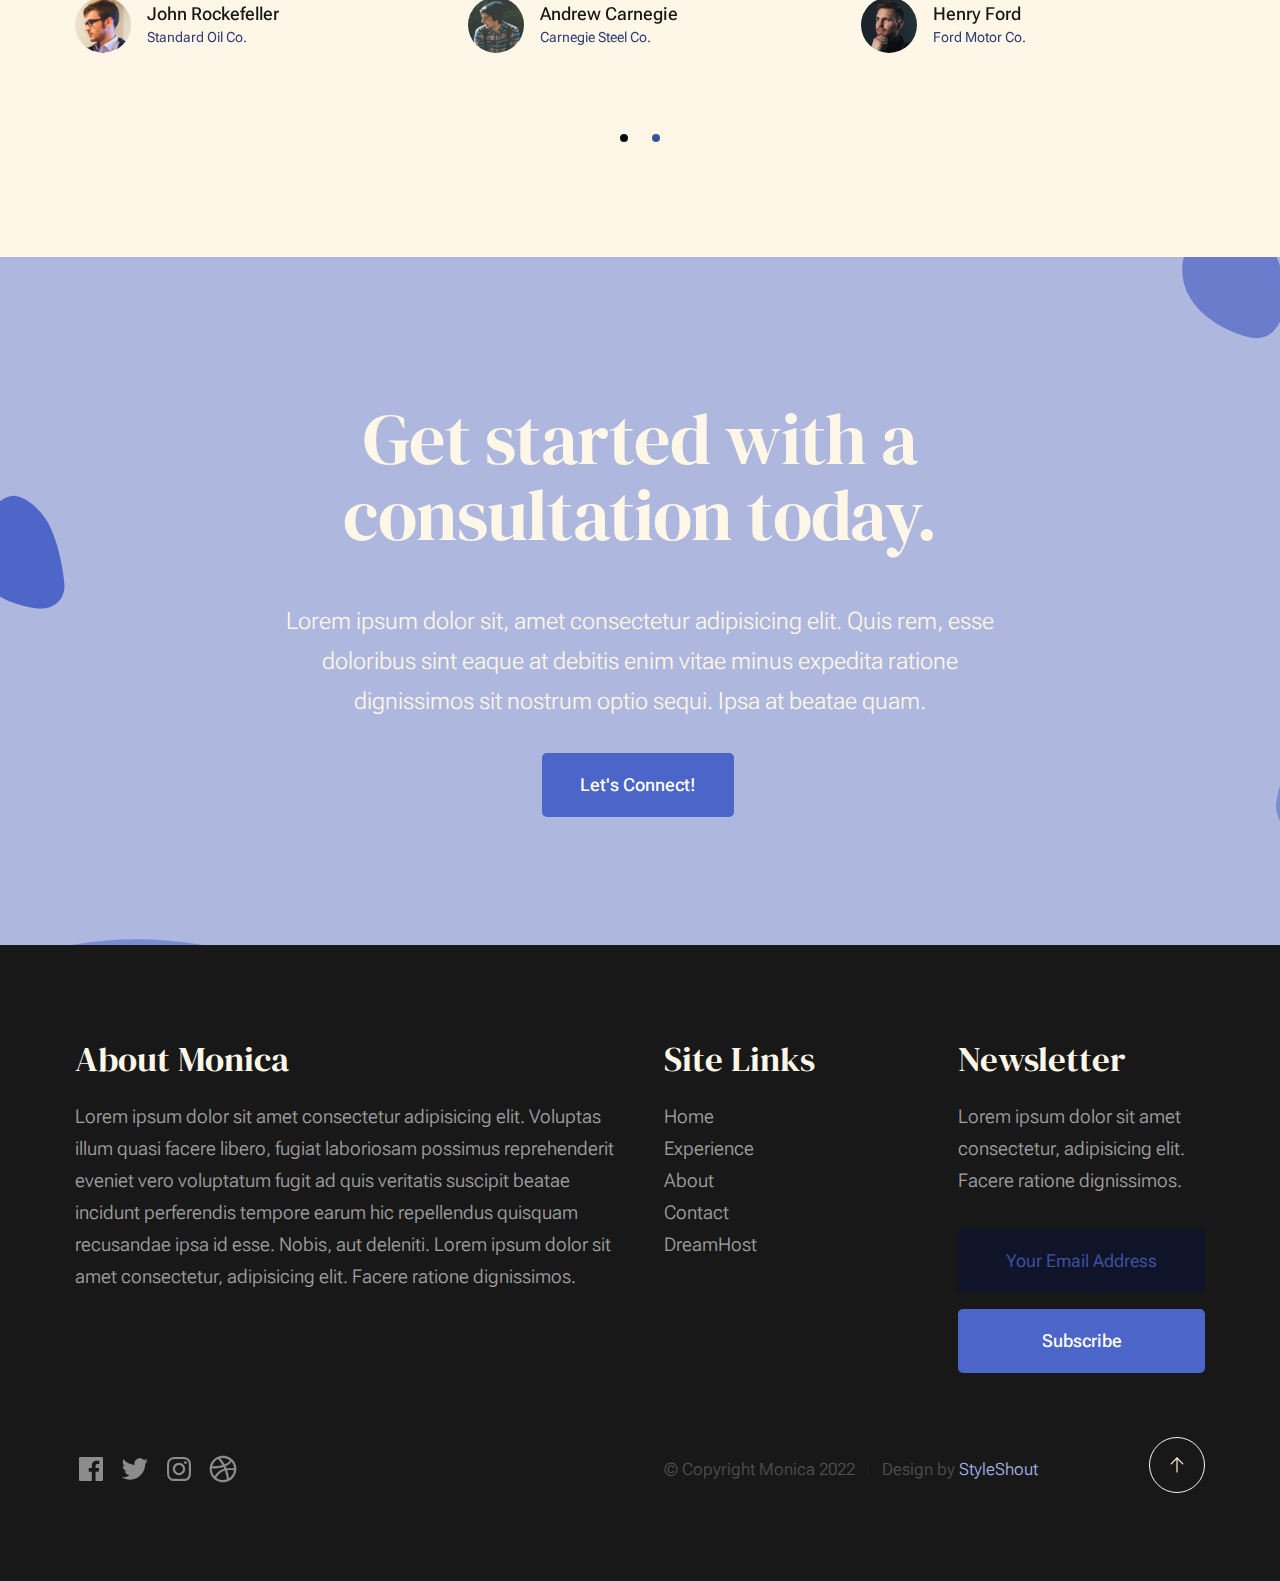
<file: styles.html>
<!DOCTYPE html>
<html lang="en" class="no-js" >
<head>

    <!--- basic page needs
    ================================================== -->
    <meta charset="utf-8">
    <meta name="viewport" content="width=device-width, initial-scale=1">
    <title>Styles - Monica</title>

    <script>
        document.documentElement.classList.remove('no-js');
        document.documentElement.classList.add('js');
    </script>

    <!-- CSS
    ================================================== -->
    <link rel="stylesheet" href="css/vendor.css">
    <link rel="stylesheet" href="css/styles.css">

    <!-- favicons
    ================================================== -->
    <link rel="apple-touch-icon" sizes="180x180" href="apple-touch-icon.png">
    <link rel="icon" type="image/png" sizes="32x32" href="favicon-32x32.png">
    <link rel="icon" type="image/png" sizes="16x16" href="favicon-16x16.png">
    <link rel="manifest" href="site.webmanifest">

</head>


<body id="top">


    <!-- preloader
    ================================================== -->
    <div id="preloader">
        <div id="loader" class="dots-fade">
            <div></div>
            <div></div>
            <div></div>
        </div>
    </div>


    <!-- page wrap
    ================================================== -->
    <div id="page" class="s-pagewrap">


        <!-- # site header 
        ================================================== -->
        <header class="s-header">

            <div class="row s-header__inner width-sixteen-col">

                <div class="s-header__block">
                    <div class="s-header__logo">
                        <a class="logo" href="index.html">
                            <img src="images/logoM.svg" alt="Homepage">
                        </a>
                    </div>

                    <a class="s-header__menu-toggle" href="#0"><span>Menu</span></a>
                </div> <!-- end s-header__block -->

                <nav class="s-header__nav">
    
                    <ul class="s-header__menu-links">
                        <li><a href="about.html">About</a></li>
                        <li><a href="services.html">Experience</a></li>
                        <!--<li><a href="blog.html">Journal</a></li>-->
                        <li><a href="contact.html">Contact</a></li>
                    </ul> <!-- s-header__menu-links -->

                    <div class="s-header__contact">
                        <a href="contact.html" class="btn btn--primary s-header__contact-btn">Let's Connect!</a>                        
                    </div> <!-- s-header__contact -->
    
                </nav> <!-- end s-header__nav -->

            </div> <!-- end s-header__inner -->

        </header> <!-- end s-header -->


        <!-- # site main content
        ================================================== -->
        <section id="content" class="s-content">

               <section class="s-pageheader pageheader">
                    <div class="row">
                        <div class="column xl-12">
                            <h1 class="page-title">
                               Style Guide
                            </h1>                            
                        </div>
                    </div>
               </section> <!-- end pageheader --> 

               <section class="s-pagecontent pagecontent">

                    <div class="row row-x-center text-center">

                        <div class="column tab-12 xl-9">
            
                            <p class="lead">Lorem ipsum Officia elit ad tempor dolore est ex incididunt incididunt occaecat culpa deserunt 
                            sunt labore in cillum ullamco magna in Excepteur consequat in reprehenderit proident mollit incididunt officia commodo.
                            Duis ea officia sed dolor pariatur enim dolore dolore quis incididunt nulla exercitation commodo veniam et ea incididunt.
                            </p>
            
                            <hr>
                        </div>
            
                    </div> <!-- end row -->
            
                    <div class="row">
            
                        <div class="column mob-12 md-6 stack-on-900">
            
                            <h3>Paragraph and Image</h3>
            
                            <p><a href="#"><img width="120" height="120" class="u-pull-left" alt="sample-image" src="images/sample-image.jpg"></a>
                            Lorem ipsum dolor sit amet, consectetuer adipiscing elit. Donec libero. Suspendisse bibendum.Cras id urna. Morbi 
                            tincidunt, orci ac convallis aliquam, lectus turpis varius lorem, eu posuere nunc justo tempus leo. Donec mattis, 
                            purus nec placerat bibendum, dui pede condimentum odio, ac blandit ante orci ut diam. Cras fringilla magna. 
                            Phasellus suscipit, leo a pharetra condimentum, lorem tellus eleifend magna, eget fringilla velit magna id 
                            neque posuere nunc justo tempus leo. </p>
            
                            <p>
                            Lorem ipsum dolor sit amet, consectetuer adipiscing elit. Donec libero. Suspendisse bibendum. Cras id urna. 
                            Morbi tincidunt, orci ac convallis aliquam, lectus turpis varius lorem, eu posuere nunc justo tempus leo. 
                            Donec mattis, purus nec placerat bibendum, dui pede condimentumodio, ac blandit ante orci ut diam.	
                            </p>
            
                            <p>A <a href="#">link</a>,
                            <abbr title="this really isn't a very good description">abbrebation</abbr>,
                            <strong>strong text</strong>,
                            <em>em text</em>,
                            <del>deleted text</del>, and
                            <mark>this is a mark text.</mark>
                            <code>.code</code>
                            </p>
            
                        </div>
            
                        <div class="column mob-12 md-6">
            
                            <h3>Drop Caps</h3>
            
                            <p class="drop-cap">Far far away, behind the word mountains, far from the countries Vokalia and Consonantia,
                            there live the blind texts. Separated they live in Bookmarksgrove right at the coast of the
                            Semantics, a large language ocean. A small river named Duden flows by their place and supplies it with the 
                            necessary regelialia. Morbi tincidunt, orci ac convallis aliquam, lectus turpis varius lorem, 
                            euposuere nunc justo tempus leo. Donec mattis, purus nec placerat bibendum, dui pede condimentum odio, 
                            ac blandit ante orci ut diam. Cras fringilla magna. Phasellus suscipit, leo a pharetra condimentum, 
                            lorem tellus eleifend magna, eget fringilla velit magna id neque.
                            </p>
            
                            <h3>Small Print</h3>
            
                            <p><small>Lorem ipsum dolor sit amet, consectetuer adipiscing elit. Donec libero.</small></p>
                            
                    
            
                        </div>
            
                    </div> <!-- end row -->
            
                    <div class="row">
            
                        <div class="column xl-6 md-12">
            
                            <h3 class="u-add-bottom">Pull Quotes</h3>
            
                            <p>
                            Perspiciatis nemo unde et nobis modi consequatur officia amet. Ut enim 
                            tenetur provident maiores. Perspiciatis asperiores incidunt sequi 
                            quisquam. Enim aut. 
                            </p>
            
                            <figure class="pull-quote">
                                <blockquote>
                                    <p>
                                    When you look in the eyes of grace, when you meet grace, 
                                    when you embrace grace, when you see the nail prints in 
                                    grace’s hands and the fire in his eyes, when you feel his 
                                    relentless love for you - it will not motivate you to sin. 
                                    It will motivate you to righteousness.
                                    </p>
            
                                    <footer>
                                        <cite>Judah Smith</cite>
                                    </footer>
                                </blockquote>
                            </figure>
            
            
                        </div>
            
                        <div class="column xl-6 md-12">
            
                            <h3 class="h-add-bottom">Block Quotes</h3>
            
                            <blockquote cite="http://where-i-got-my-info-from.com">
                                <p>
                                For God so loved the world, that he gave his only Son, that whoever believes in 
                                him should not perish but have eternal life. For God did not send his Son into 
                                the world to condemn the world, but in order that the world might be 
                                saved through him.
                                </p>
            
                                <footer>
                                    <cite>
                                        <a href="#0">John 3:16-17 ESV</a>
                                    </cite>
                                </footer>
            
                            </blockquote>
            
                            <blockquote>
                                <p>There is a God-shaped vacuum in the heart of each man which cannot be satisfied 
                                by any created thing but only by God the Creator.</p>
            
                                <footer>
                                    <cite>Blaise Pascal</cite>
                                </footer>
            
                            </blockquote>
            
                        </div>
            
                    </div> <!-- end row -->
            
                    <div class="row u-add-half-bottom">
            
                        <div class="column xl-6 md-12">
            
                            <h3>Example Lists</h3>
            
                            <ol>
                                <li>Here is an example</li>
                                <li>of an ordered list.</li>
                                <li>A parent list item.
                                    <ul>
                                        <li>one</li>
                                        <li>two</li>
                                        <li>three</li>
                                    </ul>
                                    </li>
                                    <li>A list item.</li>
                                </ol>
            
                            <ul class="disc">
                                <li>Here is an example</li>
                                <li>of an unordered list.</li>
                            </ul>
            
                            <h3>Definition Lists</h3>
            
                            <h5>a) Multi-line Definitions (default) </h5>
            
                            <dl class="dictionary-style">
                                <dt><strong>This is a term</strong></dt>
                                    <dd>this is the definition of that term, which both live in a <code>dl</code>.</dd>
                                <dt><strong>Another Term</strong></dt>
                                    <dd>And it gets a definition too, which is this line</dd>
                                    <dd>This is a 2<sup>nd</sup> definition for a single term. A <code>dt</code> may be followed by multiple <code>dd</code>s.</dd>
                            </dl>
            
                            <h3 class="u-add-bottom">Skill Bars</h3>
            
                            <ul class="skill-bars">
                                <li>
                                <div class="progress percent90"><span>90%</span></div>
                                <strong>HTML</strong>
                                </li>
                                <li>
                                <div class="progress percent85"><span>85%</span></div>
                                <strong>CSS</strong>
                                </li>
                                <li>
                                <div class="progress percent70"><span>70%</span></div>
                                <strong>Javascript</strong>
                                </li>
                                <li>
                                <div class="progress percent95"><span>95%</span></div>
                                <strong>PHP</strong>
                                </li>
                                <li>
                                <div class="progress percent75"><span>75%</span></div>
                                <strong>Illustrator</strong>
                                </li>
                                <li>
                                <div class="progress percent90"><span>90%</span></div>
                                <strong>Figma</strong>
                                </li>
                            </ul>
            
                        </div>
            
                        <div class="column xl-6 md-12">
            
                            <h3 class="u-add-bottom">Buttons</h3>
            
                            <p>
                                <a class="btn btn--primary u-fullwidth" href="#0">Primary Button</a>
                                <a class="btn u-fullwidth" href="#0">Default Button</a>
                                <a class="btn btn--stroke u-fullwidth" href="#0">Stroke Button</a>
                            </p>
            
                            <h3>Stats Tabs</h3>
            
                            <ul class="stats-tabs">
                                <li><a href="#0">1,234 <em>Peter</em></a></li>
                                <li><a href="#0">567 <em>James</em></a></li>
                                <li><a href="#0">23,456 <em>John</em></a></li>
                                <li><a href="#0">3,456 <em>Andrew</em></a></li>
                                <li><a href="#0">456 <em>Philip</em></a></li>
                                <li><a href="#0">26 <em>Matthew</em></a></li>
                            </ul>
            
                            <h3 class="u-add-bottom">Code</h3>
            
<pre><code class="language-css">
    code {
    font-size: 1.4rem;
    margin: 0 .2rem;
    padding: .2rem .6rem;
    white-space: nowrap;
    background: #F1F1F1;
    border: 1px solid #E1E1E1;	
    border-radius: 3px;
    }
</code></pre>
            
                        </div>
            
                    </div> <!-- end row -->
            
                    <div class="row u-add-half-bottom">
            
                        <div class="column xl-6 md-12">
                                
                            <h1>H1 Heading Doloremque dolor voluptas est sequi omnis.</h1>
                            <p>Doloremque dolor voluptas est sequi omnis. Pariatur ut aut. Sed enim tempora qui veniam qui cum vel. 
                            Voluptas odit at vitae minima. In assumenda ut. Voluptatem totam impedit accusantium reiciendis excepturi aut qui accusamus praesentium.</p>
            
                            <h2>H2 Heading Doloremque dolor voluptas est sequi omnis.</h2>
                            <p>Doloremque dolor voluptas est sequi omnis. Pariatur ut aut. Sed enim tempora qui veniam qui cum vel. 
                            Voluptas odit at vitae minima. In assumenda ut. Voluptatem totam impedit accusantium reiciendis excepturi aut qui accusamus praesentium.</p>
            
                            <h3>H3 Heading Doloremque dolor voluptas est sequi omnis.</h3>
                            <p>Doloremque dolor voluptas est sequi omnis. Pariatur ut aut. Sed enim tempora qui veniam qui cum vel. 
                            Voluptas odit at vitae minima. In assumenda ut. Voluptatem totam impedit accusantium reiciendis excepturi aut qui accusamus praesentium.</p>
            
                            
                        </div>
            
                        <div class="column xl-6 md-12">
                            <h4>H4 Heading Doloremque dolor voluptas est sequi omnis.</h4>
                            <p>Doloremque dolor voluptas est sequi omnis. Pariatur ut aut. Sed enim tempora qui veniam qui cum vel. 
                            Voluptas odit at vitae minima. In assumenda ut. Voluptatem totam impedit accusantium reiciendis excepturi aut qui accusamus praesentium.</p>
            
                            <h5>H5 Heading Doloremque dolor voluptas est sequi omnis.</h5>
                            <p>Doloremque dolor voluptas est sequi omnis. Pariatur ut aut. Sed enim tempora qui veniam qui cum vel. 
                            Voluptas odit at vitae minima. In assumenda ut. Voluptatem totam impedit accusantium reiciendis excepturi aut qui accusamus praesentium.</p>
            
                            <h6>H6 Heading Doloremque dolor voluptas est sequi omnis.</h6>
                            <p>Doloremque dolor voluptas est sequi omnis. Pariatur ut aut. Sed enim tempora qui veniam qui cum vel. 
                            Voluptas odit at vitae minima. In assumenda ut. Voluptatem totam impedit accusantium reiciendis excepturi aut qui accusamus praesentium.</p>
                
                            
                        </div>
            
                    </div> <!-- end row -->
            
                    <div class="row u-add-half-bottom">
            
                        <div class="column xl-6 md-12">
            
                            <h3 class="u-add-bottom">Responsive Image</h3>
            
                            <figure>
                                <img src="images/wheel-500.jpg" 
                                srcset="images/wheel-1000.jpg 1000w, 
                                images/wheel-500.jpg 500w" 
                                sizes="(max-width: 1000px) 100vw, 1000px" alt="">
            
                                <figcaption>
                                    Here is some random picture.
                                </figcaption>
                            </figure>
            
                        </div>
            
                        <div class="column xl-6 md-12">
            
                            <h3 class="u-add-bottom">Responsive video</h3>
            
                            <div class="video-container">
                            <iframe src="https://player.vimeo.com/video/14592941?color=00a650&title=0&byline=0&portrait=0" width="500" height="281" frameborder="0" webkitallowfullscreen mozallowfullscreen allowfullscreen></iframe> 
                            </div>
            
                        </div>
                        
                    </div> <!-- end row -->
            
                    <div class="row u-add-bottom">
            
                        <div class="column xl-12">
            
                            <h3>Tables</h3>
                            <p>Be sure to use properly formed table markup with <code>&lt;thead&gt;</code> and <code>&lt;tbody&gt;</code> when building a <code>table</code>.</p>
            
                            <div class="table-responsive">
            
                                <table>
                                        <thead>
                                        <tr>
                                            <th>Name</th>
                                            <th>Age</th>
                                            <th>Sex</th>
                                            <th>Location</th>
                                        </tr>
                                        </thead>
                                        <tbody>
                                        <tr>
                                            <td>William J. Seymour</td>
                                            <td>34</td>
                                            <td>Male</td>
                                            <td>Azusa Street</td>
                                        </tr>
                                        <tr>
                                            <td>Jennie Evans Moore</td>
                                            <td>30</td>
                                            <td>Female</td>
                                            <td>Azusa Street</td>
                                        </tr>
                                        </tbody>
                                </table>
            
                            </div>
            
                        </div>
                        
                    </div> <!-- end row -->
            
                    <div class="row">
            
                        <div class="column xl-12">
                            <h3>Pagination</h3>
            
                            <nav class="pgn">
                                <ul>
                                    <li>
                                        <a class="pgn__prev" href="#0">
                                            <svg xmlns="http://www.w3.org/2000/svg" width="24" height="24" viewBox="0 0 24 24"><path d="M12.707 17.293L8.414 13H18v-2H8.414l4.293-4.293-1.414-1.414L4.586 12l6.707 6.707z"/></svg>
                                        </a>
                                    </li>
                                    <li><a class="pgn__num" href="#0">1</a></li>
                                    <li><span class="pgn__num current">2</span></li>
                                    <li><a class="pgn__num" href="#0">3</a></li>
                                    <li><a class="pgn__num" href="#0">4</a></li>
                                    <li><a class="pgn__num" href="#0">5</a></li>
                                    <li><span class="pgn__num dots">…</span></li>
                                    <li><a class="pgn__num" href="#0">8</a></li>
                                    <li>
                                        <a class="pgn__next" href="#0">
                                            <svg xmlns="http://www.w3.org/2000/svg" width="24" height="24" viewBox="0 0 24 24"><path d="M11.293 17.293l1.414 1.414L19.414 12l-6.707-6.707-1.414 1.414L15.586 11H6v2h9.586z"/></svg>
                                        </a>
                                    </li>
                                </ul>
                            </nav>
                        </div>
            
                    </div> <!-- end row -->
            
                    <div class="row">
            
                        <div class="column xl-6 md-12">
            
                            <h3 class="u-add-bottom">Form Styles</h3>
            
                            <form>
                                <div>
                                    <label for="sampleInput">Your email</label>
                                    <input class="u-fullwidth" type="email" placeholder="test@mailbox.com" id="sampleInput">
                                </div>
                                <div>
                                    <label for="sampleRecipientInput">Reason for contacting</label>
                                    <div class="ss-custom-select">
                                        <select class="u-fullwidth" id="sampleRecipientInput">
                                            <option value="Option 1">Questions</option>
                                            <option value="Option 2">Report</option>
                                            <option value="Option 3">Others</option>
                                        </select>
                                    </div>
                                </div>
                                
                                <label for="exampleMessage">Message</label>
                                <textarea class="u-fullwidth" placeholder="Your message" id="exampleMessage"></textarea>
            
                                <label class="u-add-bottom">
                                    <input type="checkbox">
                                    <span class="label-text">Send a copy to yourself</span>
                                </label>
                            
                                <input class="btn--primary u-fullwidth" type="submit" value="Submit">
                            </form>
            
                        </div>
            
                        <div class="column xl-6 md-12">
            
                            <h3>Alert Boxes</h3>
            
                            <br>
                            
                            <div class="alert-box alert-box--error">
                                <p>Error Message. Your Message Goes Here.</p>
                                <span class="alert-box__close"></span>
                            </div><!-- end error -->
                                    
                            <div class="alert-box alert-box--success">
                                <p>Success Message. Your Message Goes Here.</p>
                                <span class="alert-box__close"></span>
                            </div><!-- end success -->
                                    
                            <div class="alert-box alert-box--info">
                                <p>Info Message. Your Message Goes Here.</p>
                                <span class="alert-box__close"></span>
                            </div><!-- end info -->
                                    
                            <div class="alert-box alert-box--notice">
                                <p>Notice Message. Your Message Goes Here.</p>
                                <span class="alert-box__close"></span>
                            </div><!-- end notice -->
                        
                        </div>
            
                    </div> <!-- end row -->
            
                    <div class="row">
            
                        <div class="xl-12 column">
                        <h3 class="half-bottom">Grid Columns</h3>
                        </div>
            
                    </div> <!-- Row End-->
            
                    <!--<h4>1/3 Columns</h4>  -->
            
                    <div class="row">
            
                        <div class="xl-4 md-12 column">
                            <p>
                            Cras aliquet. Integer faucibus, eros ac molestie placerat, enim tellus varius lacus,
                            nec dictum nunc tortor id urna. Suspendisse dapibus ullamcorper pede. Vivamus ligula ipsum,
                            faucibus at, tincidunt eget, porttitor non, dolor. 
                            </p>
                        </div>
            
                        <div class="xl-4 md-12 column">
                            <p>
                            Cras aliquet. Integer faucibus, eros ac molestie placerat, enim tellus varius lacus,
                            nec dictum nunc tortor id urna. Suspendisse dapibus ullamcorper pede. Vivamus ligula ipsum,
                            faucibus at, tincidunt eget, porttitor non, dolor. 
                            </p>
                        </div>
            
                        <div class="xl-4 md-12 column">
                            <p>
                            Cras aliquet. Integer faucibus, eros ac molestie placerat, enim tellus varius lacus,
                            nec dictum nunc tortor id urna. Suspendisse dapibus ullamcorper pede. Vivamus ligula ipsum,
                            faucibus at, tincidunt eget, porttitor non, dolor. 
                            </p>
                        </div>
            
                    </div>
            
                    <!--<h4>1/4 Columns</h4>  -->
            
                    <div class="row">
            
                        <div class="xl-3 md-6 tab-12 column">
                            <p>
                            Cras aliquet. Integer faucibus, eros ac molestie placerat, enim tellus varius lacus,
                            nec dictum nunc tortor id urna. Suspendisse dapibus ullamcorper pede. Vivamus ligula ipsum,
                            faucibus at, tincidunt eget, porttitor non, dolor. 
                            </p>
                        </div>
            
                        <div class="xl-3 md-6 tab-12 column">
                            <p>
                            Cras aliquet. Integer faucibus, eros ac molestie placerat, enim tellus varius lacus,
                            nec dictum nunc tortor id urna. Suspendisse dapibus ullamcorper pede. Vivamus ligula ipsum,
                            faucibus at, tincidunt eget, porttitor non, dolor. 
                            </p>
                        </div>
            
                        <div class="xl-3 md-6 tab-12 column">
                            <p>
                            Cras aliquet. Integer faucibus, eros ac molestie placerat, enim tellus varius lacus,
                            nec dictum nunc tortor id urna. Suspendisse dapibus ullamcorper pede. Vivamus ligula ipsum,
                            faucibus at, tincidunt eget, porttitor non, dolor. 
                            </p>
                        </div>
            
                        <div class="xl-3 md-6 tab-12 column">
                            <p>
                            Cras aliquet. Integer faucibus, eros ac molestie placerat, enim tellus varius lacus,
                            nec dictum nunc tortor id urna. Suspendisse dapibus ullamcorper pede. Vivamus ligula ipsum,
                            faucibus at, tincidunt eget, porttitor non, dolor. 
                            </p>
                        </div>
            
                    </div>
            
                    <!--<h4>1/2 Columns</h4>  -->
            
                    <div class="row">
            
                        <div class="xl-6 tab-12 column">
                            <p>
                            Cras aliquet. Integer faucibus, eros ac molestie placerat, enim tellus varius lacus,
                            nec dictum nunc tortor id urna. Suspendisse dapibus ullamcorper pede. Vivamus ligula ipsum,
                            faucibus at, tincidunt eget, porttitor non, dolor. 
                            </p>
                        </div>
            
                        <div class="xl-6 tab-12 column">
                            <p>
                            Cras aliquet. Integer faucibus, eros ac molestie placerat, enim tellus varius lacus,
                            nec dictum nunc tortor id urna. Suspendisse dapibus ullamcorper pede. Vivamus ligula ipsum,
                            faucibus at, tincidunt eget, porttitor non, dolor. 
                            </p>
                        </div>
            
                    </div>
            
                    <!--<h4>2/3 Columns</h4>  -->
            
                    <div class="row">
            
                        <div class="xl-8 md-7 tab-12 column">
                            <p>
                            Cras aliquet. Integer faucibus, eros ac molestie placerat, enim tellus varius lacus,
                            nec dictum nunc tortor id urna. Suspendisse dapibus ullamcorper pede. Vivamus ligula ipsum,
                            faucibus at, tincidunt eget, porttitor non, dolor. Integer faucibus, eros ac molestie placerat, enim tellus varius lacus,
                            nec dictum nunc tortor id urna. Suspendisse dapibus ullamcorper pede. Vivamus ligula ipsum,
                            faucibus at, tincidunt eget, porttitor non, dolor.
                            </p>
                        </div>
            
                        <div class="xl-4 md-5 tab-12 column">
                            <p>
                            Cras aliquet. Integer faucibus, eros ac molestie placerat, enim tellus varius lacus,
                            nec dictum nunc tortor id urna. Suspendisse dapibus ullamcorper pede. Vivamus ligula ipsum,
                            faucibus at, tincidunt eget, porttitor non, dolor. 
                            </p>
                        </div>
            
                    </div>
            
                    <!--<h4>3/4 Columns</h4>  -->
            
                    <div class="row">
            
                        <div class="xl-3 md-5 tab-12 column">
                            <p>
                            Cras aliquet. Integer faucibus, eros ac molestie placerat, enim tellus varius lacus,
                            nec dictum nunc tortor id urna. Suspendisse dapibus ullamcorper pede. Vivamus ligula ipsum,
                            faucibus at. 
                            </p>
                        </div>
            
                        <div class="xl-9 md-7 tab-12 column">
                            <p>
                            Cras aliquet. Integer faucibus, eros ac molestie placerat, enim tellus varius lacus,
                            nec dictum nunc tortor id urna. Suspendisse dapibus ullamcorper pede. Vivamus ligula ipsum,
                            faucibus at, tincidunt eget, porttitor non, dolor.Integer faucibus, eros ac molestie placerat, enim tellus varius lacus,
                            nec dictum nunc tortor id urna. Suspendisse dapibus ullamcorper pede. Vivamus ligula ipsum,
                            faucibus at, tincidunt eget, porttitor non, dolor. Integer faucibus, eros ac molestie placerat, enim tellus varius lacus,
                            nec dictum nunc tortor id urna. Suspendisse dapibus ullamcorper pede. Vivamus ligula ipsum,
                            faucibus at, tincidunt eget, porttitor non, dolor.
                            </p>
                        </div>
            
                    </div> 
            
                    <hr class="fancy">

               </section> <!-- pagecontent -->

               <section class="s-testimonials">

                    <div class="s-testimonials__header row row-x-center text-center">
                        <div class="column xl-8 lg-12">
        
                            <p class="text-pretitle">
                            Testimonials
                            </p>
                            <h3>
                            Reviews From Real Clients
                            </h3>                        
        
                        </div>
                    </div> <!--end s-testimonials__header -->

                    <div class="row s-testimonials__content">
                        <div class="column xl-12 testimonials">

                            <div class="swiper-container testimonials__slider page-slider">

                                <div class="swiper-wrapper">
                                    <div class="testimonials__slide swiper-slide">
                                        <p>
                                        Molestiae incidunt consequatur quis ipsa autem nam sit enim magni. Voluptas tempore rem. 
                                        Explicabo a quaerat sint autem dolore ducimus ut consequatur neque. Nisi dolores quaerat fuga rem nihil nostrum.
                                        Laudantium quia consequatur molestias.
                                        </p>
                                        <div class="testimonials__author">
                                            <img src="images/avatars/user-01.jpg" alt="Author image" class="testimonials__avatar">
                                            <cite class="testimonials__cite">
                                                <strong>John Rockefeller</strong>
                                                <span>Standard Oil Co.</span>
                                            </cite>
                                        </div>
                                    </div>
                                    <div class="testimonials__slide swiper-slide">
                                        <p>
                                        Voluptas tempore rem. Molestiae incidunt consequatur quis ipsa autem nam sit enim magni. 
                                        Explicabo a quaerat sint autem dolore ducimus ut consequatur neque. Nisi dolores quaerat fuga rem nihil nostrum.
                                        Laudantium quia consequatur molestias.
                                        </p>
                                        <div class="testimonials__author">
                                            <img src="images/avatars/user-04.jpg" alt="Author image" class="testimonials__avatar">
                                            <cite class="testimonials__cite">
                                                <strong>Andrew Carnegie</strong>
                                                <span>Carnegie Steel Co.</span>
                                            </cite>
                                        </div>
                                    </div>
                                    <div class="testimonials__slide swiper-slide">
                                        <p>
                                        Nisi dolores quaerat fuga rem nihil nostrum. Molestiae incidunt consequatur quis ipsa autem nam sit enim magni. 
                                        Voluptas tempore rem. Explicabo a quaerat sint autem dolore ducimus ut consequatur neque. 
                                        Laudantium quia consequatur molestias.
                                        </p>
                                        <div class="testimonials__author">
                                            <img src="images/avatars/user-06.jpg" alt="Author image" class="testimonials__avatar">
                                            <cite class="testimonials__cite">
                                                <strong>Henry Ford</strong>
                                                <span>Ford Motor Co.</span>
                                            </cite>
                                        </div>
                                    </div>
                                    <div class="testimonials__slide swiper-slide">
                                        <p>
                                        Molestiae incidunt consequatur quis ipsa autem nam sit enim magni. Voluptas tempore rem. 
                                        Explicabo a quaerat sint autem dolore ducimus ut consequatur neque. Nisi dolores quaerat fuga rem nihil nostrum.
                                        Laudantium quia consequatur molestias.
                                        </p>
                                        <div class="testimonials__author">
                                            <img src="images/avatars/user-02.jpg" alt="Author image" class="testimonials__avatar">
                                            <cite class="testimonials__cite">
                                                <strong>John Morgan</strong>
                                                <span>JP Morgan & Co.</span>
                                            </cite>
                                        </div>
                                    </div> 
                                </div> <!-- end swiper-wrapper --> 

                                <div class="swiper-pagination"></div>

                            </div> <!--end testimonials__slider --> 

                        </div> <!-- testimonials -->
                    </div> <!--end s-testimonials__content -->

               </section> <!-- end s-testimonials -->

        </section> <!-- s-content-->

        <!-- # cta
        ================================================== -->
        <section id="cta" class="s-cta">

            <div class="row row-x-center text-center">
                <div class="column xl-8 lg-12">

                    <div class="s-cta__content">
                        <h2 class="text-display-title">
                        Get started with a consultation today.
                        </h2>
                        <p class="lead">
                        Lorem ipsum dolor sit, amet consectetur adipisicing elit. Quis rem, esse doloribus sint eaque at debitis enim vitae minus expedita ratione dignissimos sit nostrum optio sequi. Ipsa at beatae quam.
                        </p>
                        <a href="contact.html" class="btn btn--primary">Let's Connect!</a>
                    </div>

                </div>
            </div>

        </section> <!-- end s-cta -->


        <!-- # footer 
        ================================================== -->
        <footer class="s-footer">
            <div class="row s-footer__content">
                <div class="column xl-6 lg-6 md-12 s-footer__block s-footer__about">                    
                    <h3>About Monica</h3>
                    <p>
                    Lorem ipsum dolor sit amet consectetur adipisicing elit. Voluptas illum quasi facere libero, 
                    fugiat laboriosam possimus reprehenderit eveniet vero voluptatum fugit ad quis veritatis suscipit beatae 
                    incidunt perferendis tempore earum hic repellendus quisquam recusandae ipsa id esse. Nobis, aut deleniti.
                    Lorem ipsum dolor sit amet consectetur, adipisicing elit. Facere ratione dignissimos.
                    </p>               
                </div>                
                <div class="column xl-3 lg-6 md-12 s-footer__block s-footer__site-links">
                    <h3>Site Links</h3>
                    <ul class="link-list">
                        <li><a href="index.html">Home</a></li>
                        <li><a href="services.html">Experience</a></li>
                       <!-- <li><a href="blog.html">Journal</a></li>-->
                        <li><a href="about.html">About</a></li>
                        <li><a href="contact.html">Contact</a></li>
                        <li><a href="https://www.dreamhost.com/r.cgi?287326">DreamHost</a></li>
                    </ul>
                </div>
                <div class="column xl-3 lg-6 md-12 tab-12 s-footer__block s-footer__newsletter">
                    <h3>Newsletter</h3>

                    <p>
                    Lorem ipsum dolor sit amet consectetur, adipisicing elit. Facere ratione dignissimos.
                    </p>

                    <div class="subscribe-form">
                        <form id="mc-form" class="mc-form">
                            <input type="email" name="EMAIL" id="mce-EMAIL" class="u-fullwidth text-center" placeholder="Your Email Address" title="The domain portion of the email address is invalid (the portion after the @)." pattern="^([^\x00-\x20\x22\x28\x29\x2c\x2e\x3a-\x3c\x3e\x40\x5b-\x5d\x7f-\xff]+|\x22([^\x0d\x22\x5c\x80-\xff]|\x5c[\x00-\x7f])*\x22)(\x2e([^\x00-\x20\x22\x28\x29\x2c\x2e\x3a-\x3c\x3e\x40\x5b-\x5d\x7f-\xff]+|\x22([^\x0d\x22\x5c\x80-\xff]|\x5c[\x00-\x7f])*\x22))*\x40([^\x00-\x20\x22\x28\x29\x2c\x2e\x3a-\x3c\x3e\x40\x5b-\x5d\x7f-\xff]+|\x5b([^\x0d\x5b-\x5d\x80-\xff]|\x5c[\x00-\x7f])*\x5d)(\x2e([^\x00-\x20\x22\x28\x29\x2c\x2e\x3a-\x3c\x3e\x40\x5b-\x5d\x7f-\xff]+|\x5b([^\x0d\x5b-\x5d\x80-\xff]|\x5c[\x00-\x7f])*\x5d))*(\.\w{2,})+$" required>
                            <input type="submit" name="subscribe" value="Subscribe" class="btn btn--primary btn--small u-fullwidth">
                            <!-- <div style="position: absolute; left: -5000px;" aria-hidden="true"><input type="text" name="b_cdb7b577e41181934ed6a6a44_9a91cfe7b3" tabindex="-1" value=""></div> -->
                            <div class="mc-status"></div>
                        </form>
                    </div>
                </div>
            </div>    
            
            <div class="row s-footer__bottom">
                <div class="column xl-6 lg-12">
                    <ul class="s-footer__social social-list">
                        <li>
                            <a href="#0">
                                <svg xmlns="http://www.w3.org/2000/svg" width="24" height="24" viewBox="0 0 24 24" style="fill:rgba(0, 0, 0, 1);transform:;-ms-filter:"><path d="M20,3H4C3.447,3,3,3.448,3,4v16c0,0.552,0.447,1,1,1h8.615v-6.96h-2.338v-2.725h2.338v-2c0-2.325,1.42-3.592,3.5-3.592 c0.699-0.002,1.399,0.034,2.095,0.107v2.42h-1.435c-1.128,0-1.348,0.538-1.348,1.325v1.735h2.697l-0.35,2.725h-2.348V21H20 c0.553,0,1-0.448,1-1V4C21,3.448,20.553,3,20,3z"></path></svg>
                                <span class="u-screen-reader-text">Facebook</span>
                            </a>
                        </li>
                        <li>
                            <a href="#0">
                                <svg xmlns="http://www.w3.org/2000/svg" width="24" height="24" viewBox="0 0 24 24" style="fill:rgba(0, 0, 0, 1);transform:;-ms-filter:"><path d="M19.633,7.997c0.013,0.175,0.013,0.349,0.013,0.523c0,5.325-4.053,11.461-11.46,11.461c-2.282,0-4.402-0.661-6.186-1.809 c0.324,0.037,0.636,0.05,0.973,0.05c1.883,0,3.616-0.636,5.001-1.721c-1.771-0.037-3.255-1.197-3.767-2.793 c0.249,0.037,0.499,0.062,0.761,0.062c0.361,0,0.724-0.05,1.061-0.137c-1.847-0.374-3.23-1.995-3.23-3.953v-0.05 c0.537,0.299,1.16,0.486,1.82,0.511C3.534,9.419,2.823,8.184,2.823,6.787c0-0.748,0.199-1.434,0.548-2.032 c1.983,2.443,4.964,4.04,8.306,4.215c-0.062-0.3-0.1-0.611-0.1-0.923c0-2.22,1.796-4.028,4.028-4.028 c1.16,0,2.207,0.486,2.943,1.272c0.91-0.175,1.782-0.512,2.556-0.973c-0.299,0.935-0.936,1.721-1.771,2.22 c0.811-0.088,1.597-0.312,2.319-0.624C21.104,6.712,20.419,7.423,19.633,7.997z"></path></svg>
                                <span class="u-screen-reader-text">Twitter</span>
                            </a>
                        </li>
                        <li>
                            <a href="#0">
                                <svg xmlns="http://www.w3.org/2000/svg" width="24" height="24" viewBox="0 0 24 24" style="fill:rgba(0, 0, 0, 1);transform:;-ms-filter:"><path d="M11.999,7.377c-2.554,0-4.623,2.07-4.623,4.623c0,2.554,2.069,4.624,4.623,4.624c2.552,0,4.623-2.07,4.623-4.624 C16.622,9.447,14.551,7.377,11.999,7.377L11.999,7.377z M11.999,15.004c-1.659,0-3.004-1.345-3.004-3.003 c0-1.659,1.345-3.003,3.004-3.003s3.002,1.344,3.002,3.003C15.001,13.659,13.658,15.004,11.999,15.004L11.999,15.004z"></path><circle cx="16.806" cy="7.207" r="1.078"></circle><path d="M20.533,6.111c-0.469-1.209-1.424-2.165-2.633-2.632c-0.699-0.263-1.438-0.404-2.186-0.42 c-0.963-0.042-1.268-0.054-3.71-0.054s-2.755,0-3.71,0.054C7.548,3.074,6.809,3.215,6.11,3.479C4.9,3.946,3.945,4.902,3.477,6.111 c-0.263,0.7-0.404,1.438-0.419,2.186c-0.043,0.962-0.056,1.267-0.056,3.71c0,2.442,0,2.753,0.056,3.71 c0.015,0.748,0.156,1.486,0.419,2.187c0.469,1.208,1.424,2.164,2.634,2.632c0.696,0.272,1.435,0.426,2.185,0.45 c0.963,0.042,1.268,0.055,3.71,0.055s2.755,0,3.71-0.055c0.747-0.015,1.486-0.157,2.186-0.419c1.209-0.469,2.164-1.424,2.633-2.633 c0.263-0.7,0.404-1.438,0.419-2.186c0.043-0.962,0.056-1.267,0.056-3.71s0-2.753-0.056-3.71C20.941,7.57,20.801,6.819,20.533,6.111z M19.315,15.643c-0.007,0.576-0.111,1.147-0.311,1.688c-0.305,0.787-0.926,1.409-1.712,1.711c-0.535,0.199-1.099,0.303-1.67,0.311 c-0.95,0.044-1.218,0.055-3.654,0.055c-2.438,0-2.687,0-3.655-0.055c-0.569-0.007-1.135-0.112-1.669-0.311 c-0.789-0.301-1.414-0.923-1.719-1.711c-0.196-0.534-0.302-1.099-0.311-1.669c-0.043-0.95-0.053-1.218-0.053-3.654 c0-2.437,0-2.686,0.053-3.655c0.007-0.576,0.111-1.146,0.311-1.687c0.305-0.789,0.93-1.41,1.719-1.712 c0.534-0.198,1.1-0.303,1.669-0.311c0.951-0.043,1.218-0.055,3.655-0.055c2.437,0,2.687,0,3.654,0.055 c0.571,0.007,1.135,0.112,1.67,0.311c0.786,0.303,1.407,0.925,1.712,1.712c0.196,0.534,0.302,1.099,0.311,1.669 c0.043,0.951,0.054,1.218,0.054,3.655c0,2.436,0,2.698-0.043,3.654H19.315z"></path></svg>
                                <span class="u-screen-reader-text">Instagram</span>
                            </a>
                        </li>
                        <li>
                            <a href="#0">
                                <svg xmlns="http://www.w3.org/2000/svg" width="24" height="24" viewBox="0 0 24 24" style="fill: rgba(0, 0, 0, 1);transform: ;msFilter:;"><path d="M20.66 6.98a9.932 9.932 0 0 0-3.641-3.64C15.486 2.447 13.813 2 12 2s-3.486.447-5.02 1.34c-1.533.893-2.747 2.107-3.64 3.64S2 10.187 2 12s.446 3.487 1.34 5.02a9.924 9.924 0 0 0 3.641 3.64C8.514 21.553 10.187 22 12 22s3.486-.447 5.02-1.34a9.932 9.932 0 0 0 3.641-3.64C21.554 15.487 22 13.813 22 12s-.446-3.487-1.34-5.02zM12 3.66c2 0 3.772.64 5.32 1.919-.92 1.174-2.286 2.14-4.1 2.9-1.002-1.813-2.088-3.327-3.261-4.54A7.715 7.715 0 0 1 12 3.66zM5.51 6.8a8.116 8.116 0 0 1 2.711-2.22c1.212 1.201 2.325 2.7 3.34 4.5-2 .6-4.114.9-6.341.9-.573 0-1.006-.013-1.3-.04A8.549 8.549 0 0 1 5.51 6.8zM3.66 12c0-.054.003-.12.01-.2.007-.08.01-.146.01-.2.254.014.641.02 1.161.02 2.666 0 5.146-.367 7.439-1.1.187.373.381.793.58 1.26-1.32.293-2.674 1.006-4.061 2.14S6.4 16.247 5.76 17.5c-1.4-1.587-2.1-3.42-2.1-5.5zM12 20.34c-1.894 0-3.594-.587-5.101-1.759.601-1.187 1.524-2.322 2.771-3.401 1.246-1.08 2.483-1.753 3.71-2.02a29.441 29.441 0 0 1 1.56 6.62 8.166 8.166 0 0 1-2.94.56zm7.08-3.96a8.351 8.351 0 0 1-2.58 2.621c-.24-2.08-.7-4.107-1.379-6.081.932-.066 1.765-.1 2.5-.1.799 0 1.686.034 2.659.1a8.098 8.098 0 0 1-1.2 3.46zm-1.24-5c-1.16 0-2.233.047-3.22.14a27.053 27.053 0 0 0-.68-1.62c2.066-.906 3.532-2.006 4.399-3.3 1.2 1.414 1.854 3.027 1.96 4.84-.812-.04-1.632-.06-2.459-.06z"></path></svg>
                                <span class="u-screen-reader-text">Dribbble</span>
                            </a>
                        </li>
                    </ul> <!-- end s-footer__social -->
                </div>
                <div class="column xl-6 lg-12">
                    <p class="ss-copyright">
                        <span>© Copyright Monica 2022</span> 
                        <span>Design by <a href="https://www.styleshout.com/">StyleShout</a></span>
                    </p>
                </div>

                <div class="ss-go-top">
                    <a class="smoothscroll" title="Back to Top" href="#top">
                        <svg xmlns="http://www.w3.org/2000/svg" viewBox="0 0 24 24" width="36" height="36" fill="none" stroke="#ffffff" stroke-width="1" stroke-linecap="round" stroke-linejoin="round">&lt;!--!  Atomicons Free 1.00 by @atisalab License - https://atomicons.com/license/ (Icons: CC BY 4.0) Copyright 2021 Atomicons --&gt;<polyline points="17 11 12 6 7 11"></polyline><line x1="12" y1="18" x2="12" y2="6"></line></svg>
                    </a>
                </div> <!-- end ss-go-top -->
            </div>
            
        </footer> <!-- end s-footer -->

    </div> <!-- end page-wrap -->

    <!-- Java Script
    ================================================== -->
    <script src="js/plugins.js"></script>
    <script src="js/main.js"></script>

</body>
</html>
</file>
<file: css/vendor.css>
/* ===================================================================
 * Monica Third-party Stylesheets
 * Template Ver. 1.0.0
 * 12-13-2022
 * -------------------------------------------------------------------
 *
 * TOC:
 * # PrismJS
 * # Swiper
 *
 * ------------------------------------------------------------------- */


/* ===================================================================
 * # PrismJS 1.20.0
 *   https://prismjs.com/download.html#themes=prism-okaidia&languages=markup+css+clike+javascript+markup-templating+php 
 *   
 *   okaidia theme for JavaScript, CSS and HTML
 *   Loosely based on Monokai textmate theme by http://www.monokai.nl/
 *   @author ocodia
 * ------------------------------------------------------------------- */
code[class*=language-],
pre[class*=language-] {
  color          : #f8f8f2;
  background     : none;
  text-shadow    : 0 1px rgba(0, 0, 0, 0.3);
  font-family    : var(--font-mono);
  font-size      : calc(var(--text-size) * 0.9444);
  text-align     : left;
  white-space    : pre;
  word-spacing   : normal;
  word-break     : normal;
  word-wrap      : normal;
  line-height    : var(--vspace-1);
  -moz-tab-size  : 4;
  -o-tab-size    : 4;
  tab-size       : 4;
  -webkit-hyphens: none;
  -ms-hyphens    : none;
  hyphens        : none;
}

/* Code blocks */
pre[class*=language-] {
  padding : var(--vspace-0_5) 0 var(--vspace-1);
  margin  : var(--vspace-1) 0;
  overflow: auto;
}

:not(pre)>code[class*=language-],
pre[class*=language-] {
  background: #272822;
}

/* Inline code */
:not(pre)>code[class*=language-] {
  padding    : 0.1em;
  white-space: normal;
}

.token.comment,
.token.prolog,
.token.doctype,
.token.cdata {
  color: slategray;
}

.token.punctuation {
  color: #f8f8f2;
}

.token.namespace {
  opacity: 0.7;
}

.token.property,
.token.tag,
.token.constant,
.token.symbol,
.token.deleted {
  color: #f92672;
}

.token.boolean,
.token.number {
  color: #ae81ff;
}

.token.selector,
.token.attr-name,
.token.string,
.token.char,
.token.builtin,
.token.inserted {
  color: #a6e22e;
}

.token.operator,
.token.entity,
.token.url,
.language-css .token.string,
.style .token.string,
.token.variable {
  color: #f8f8f2;
}

.token.atrule,
.token.attr-value,
.token.function,
.token.class-name {
  color: #e6db74;
}

.token.keyword {
  color: #66d9ef;
}

.token.regex,
.token.important {
  color: #fd971f;
}

.token.important,
.token.bold {
  font-weight: bold;
}

.token.italic {
  font-style: italic;
}

.token.entity {
  cursor: help;
}



/* ===================================================================
 * # Swiper 6.4.5
 *   Most modern mobile touch slider and framework with hardware accelerated transitions
 *   https://swiperjs.com
 *
 *   Copyright 2014-2020 Vladimir Kharlampidi
 *
 *   Released under the MIT License
 *
 *   Released on: December 18, 2020
 * ------------------------------------------------------------------- */
@font-face {
  font-family: "swiper-icons";
  src        : url("data:application/font-woff;charset=utf-8;base64, [base64]//wADZ2x5ZgAAAywAAADMAAAD2MHtryVoZWFkAAABbAAAADAAAAA2E2+eoWhoZWEAAAGcAAAAHwAAACQC9gDzaG10eAAAAigAAAAZAAAArgJkABFsb2NhAAAC0AAAAFoAAABaFQAUGG1heHAAAAG8AAAAHwAAACAAcABAbmFtZQAAA/gAAAE5AAACXvFdBwlwb3N0AAAFNAAAAGIAAACE5s74hXjaY2BkYGAAYpf5Hu/j+W2+MnAzMYDAzaX6QjD6/4//Bxj5GA8AuRwMYGkAPywL13jaY2BkYGA88P8Agx4j+/8fQDYfA1AEBWgDAIB2BOoAeNpjYGRgYNBh4GdgYgABEMnIABJzYNADCQAACWgAsQB42mNgYfzCOIGBlYGB0YcxjYGBwR1Kf2WQZGhhYGBiYGVmgAFGBiQQkOaawtDAoMBQxXjg/wEGPcYDDA4wNUA2CCgwsAAAO4EL6gAAeNpj2M0gyAACqxgGNWBkZ2D4/wMA+xkDdgAAAHjaY2BgYGaAYBkGRgYQiAHyGMF8FgYHIM3DwMHABGQrMOgyWDLEM1T9/w8UBfEMgLzE////P/5//f/V/xv+r4eaAAeMbAxwIUYmIMHEgKYAYjUcsDAwsLKxc3BycfPw8jEQA/[base64]/uznmfPFBNODM2K7MTQ45YEAZqGP81AmGGcF3iPqOop0r1SPTaTbVkfUe4HXj97wYE+yNwWYxwWu4v1ugWHgo3S1XdZEVqWM7ET0cfnLGxWfkgR42o2PvWrDMBSFj/IHLaF0zKjRgdiVMwScNRAoWUoH78Y2icB/yIY09An6AH2Bdu/UB+yxopYshQiEvnvu0dURgDt8QeC8PDw7Fpji3fEA4z/PEJ6YOB5hKh4dj3EvXhxPqH/SKUY3rJ7srZ4FZnh1PMAtPhwP6fl2PMJMPDgeQ4rY8YT6Gzao0eAEA409DuggmTnFnOcSCiEiLMgxCiTI6Cq5DZUd3Qmp10vO0LaLTd2cjN4fOumlc7lUYbSQcZFkutRG7g6JKZKy0RmdLY680CDnEJ+UMkpFFe1RN7nxdVpXrC4aTtnaurOnYercZg2YVmLN/d/gczfEimrE/fs/bOuq29Zmn8tloORaXgZgGa78yO9/cnXm2BpaGvq25Dv9S4E9+5SIc9PqupJKhYFSSl47+Qcr1mYNAAAAeNptw0cKwkAAAMDZJA8Q7OUJvkLsPfZ6zFVERPy8qHh2YER+3i/BP83vIBLLySsoKimrqKqpa2hp6+jq6RsYGhmbmJqZSy0sraxtbO3sHRydnEMU4uR6yx7JJXveP7WrDycAAAAAAAH//wACeNpjYGRgYOABYhkgZgJCZgZNBkYGLQZtIJsFLMYAAAw3ALgAeNolizEKgDAQBCchRbC2sFER0YD6qVQiBCv/H9ezGI6Z5XBAw8CBK/m5iQQVauVbXLnOrMZv2oLdKFa8Pjuru2hJzGabmOSLzNMzvutpB3N42mNgZGBg4GKQYzBhYMxJLMlj4GBgAYow/P/PAJJhLM6sSoWKfWCAAwDAjgbRAAB42mNgYGBkAIIbCZo5IPrmUn0hGA0AO8EFTQAA") format("woff");
  font-weight: 400;
  font-style : normal;
}

:root {
  --swiper-theme-color: #007aff;
}

.swiper-container {
  margin-left : auto;
  margin-right: auto;
  position    : relative;
  overflow    : hidden;
  list-style  : none;
  padding     : 0;
  /* Fix of Webkit flickering */
  z-index     : 1;
}

.swiper-container-vertical>.swiper-wrapper {
  flex-direction: column;
}

.swiper-wrapper {
  position           : relative;
  width              : 100%;
  height             : 100%;
  z-index            : 1;
  display            : flex;
  transition-property: transform;
  box-sizing         : content-box;
}

.swiper-container-android .swiper-slide,
.swiper-wrapper {
  transform: translate3d(0px, 0, 0);
}

.swiper-container-multirow>.swiper-wrapper {
  flex-wrap: wrap;
}

.swiper-container-multirow-column>.swiper-wrapper {
  flex-wrap     : wrap;
  flex-direction: column;
}

.swiper-container-free-mode>.swiper-wrapper {
  transition-timing-function: ease-out;
  margin                    : 0 auto;
}

.swiper-slide {
  flex-shrink        : 0;
  width              : 100%;
  height             : 100%;
  position           : relative;
  transition-property: transform;
}

.swiper-slide-invisible-blank {
  visibility: hidden;
}

/* Auto Height */
.swiper-container-autoheight,
.swiper-container-autoheight .swiper-slide {
  height: auto;
}

.swiper-container-autoheight .swiper-wrapper {
  align-items        : flex-start;
  transition-property: transform, height;
}

/* 3D Effects */
.swiper-container-3d {
  perspective: 1200px;
}

.swiper-container-3d .swiper-wrapper,
.swiper-container-3d .swiper-slide,
.swiper-container-3d .swiper-slide-shadow-left,
.swiper-container-3d .swiper-slide-shadow-right,
.swiper-container-3d .swiper-slide-shadow-top,
.swiper-container-3d .swiper-slide-shadow-bottom,
.swiper-container-3d .swiper-cube-shadow {
  transform-style: preserve-3d;
}

.swiper-container-3d .swiper-slide-shadow-left,
.swiper-container-3d .swiper-slide-shadow-right,
.swiper-container-3d .swiper-slide-shadow-top,
.swiper-container-3d .swiper-slide-shadow-bottom {
  position      : absolute;
  left          : 0;
  top           : 0;
  width         : 100%;
  height        : 100%;
  pointer-events: none;
  z-index       : 10;
}

.swiper-container-3d .swiper-slide-shadow-left {
  background-image: linear-gradient(to left, rgba(0, 0, 0, 0.5), rgba(0, 0, 0, 0));
}

.swiper-container-3d .swiper-slide-shadow-right {
  background-image: linear-gradient(to right, rgba(0, 0, 0, 0.5), rgba(0, 0, 0, 0));
}

.swiper-container-3d .swiper-slide-shadow-top {
  background-image: linear-gradient(to top, rgba(0, 0, 0, 0.5), rgba(0, 0, 0, 0));
}

.swiper-container-3d .swiper-slide-shadow-bottom {
  background-image: linear-gradient(to bottom, rgba(0, 0, 0, 0.5), rgba(0, 0, 0, 0));
}

/* CSS Mode */
.swiper-container-css-mode>.swiper-wrapper {
  overflow          : auto;
  scrollbar-width   : none;
  /* For Firefox */
  -ms-overflow-style: none;
  /* For Internet Explorer and Edge */
}

.swiper-container-css-mode>.swiper-wrapper::-webkit-scrollbar {
  display: none;
}

.swiper-container-css-mode>.swiper-wrapper>.swiper-slide {
  scroll-snap-align: start start;
}

.swiper-container-horizontal.swiper-container-css-mode>.swiper-wrapper {
  -ms-scroll-snap-type: x mandatory;
  scroll-snap-type    : x mandatory;
}

.swiper-container-vertical.swiper-container-css-mode>.swiper-wrapper {
  -ms-scroll-snap-type: y mandatory;
  scroll-snap-type    : y mandatory;
}

:root {
  --swiper-navigation-size   : 44px;
  /*
    --swiper-navigation-color: var(--swiper-theme-color);
    */
}

.swiper-button-prev,
.swiper-button-next {
  position       : absolute;
  top            : 50%;
  width          : calc(var(--swiper-navigation-size) / 44 * 27);
  height         : var(--swiper-navigation-size);
  margin-top     : calc(-1 * var(--swiper-navigation-size) / 2);
  z-index        : 10;
  cursor         : pointer;
  display        : flex;
  align-items    : center;
  justify-content: center;
  color          : var(--swiper-navigation-color, var(--swiper-theme-color));
}

.swiper-button-prev.swiper-button-disabled,
.swiper-button-next.swiper-button-disabled {
  opacity       : 0.35;
  cursor        : auto;
  pointer-events: none;
}

.swiper-button-prev:after,
.swiper-button-next:after {
  font-family   : swiper-icons;
  font-size     : var(--swiper-navigation-size);
  text-transform: none !important;
  letter-spacing: 0;
  text-transform: none;
  font-variant  : initial;
  line-height   : 1;
}

.swiper-button-prev,
.swiper-container-rtl .swiper-button-next {
  left : 10px;
  right: auto;
}

.swiper-button-prev:after,
.swiper-container-rtl .swiper-button-next:after {
  content: "prev";
}

.swiper-button-next,
.swiper-container-rtl .swiper-button-prev {
  right: 10px;
  left : auto;
}

.swiper-button-next:after,
.swiper-container-rtl .swiper-button-prev:after {
  content: "next";
}

.swiper-button-prev.swiper-button-white,
.swiper-button-next.swiper-button-white {
  --swiper-navigation-color: #ffffff;
}

.swiper-button-prev.swiper-button-black,
.swiper-button-next.swiper-button-black {
  --swiper-navigation-color: #000000;
}

.swiper-button-lock {
  display: none;
}

:root {
  /*
    --swiper-pagination-color: var(--swiper-theme-color);
    */
}

.swiper-pagination {
  position  : absolute;
  text-align: center;
  transition: 300ms opacity;
  transform : translate3d(0, 0, 0);
  z-index   : 10;
}

.swiper-pagination.swiper-pagination-hidden {
  opacity: 0;
}

/* Common Styles */
.swiper-pagination-fraction,
.swiper-pagination-custom,
.swiper-container-horizontal>.swiper-pagination-bullets {
  bottom: 10px;
  left  : 0;
  width : 100%;
}

/* Bullets */
.swiper-pagination-bullets-dynamic {
  overflow : hidden;
  font-size: 0;
}

.swiper-pagination-bullets-dynamic .swiper-pagination-bullet {
  transform: scale(0.33);
  position : relative;
}

.swiper-pagination-bullets-dynamic .swiper-pagination-bullet-active {
  transform: scale(1);
}

.swiper-pagination-bullets-dynamic .swiper-pagination-bullet-active-main {
  transform: scale(1);
}

.swiper-pagination-bullets-dynamic .swiper-pagination-bullet-active-prev {
  transform: scale(0.66);
}

.swiper-pagination-bullets-dynamic .swiper-pagination-bullet-active-prev-prev {
  transform: scale(0.33);
}

.swiper-pagination-bullets-dynamic .swiper-pagination-bullet-active-next {
  transform: scale(0.66);
}

.swiper-pagination-bullets-dynamic .swiper-pagination-bullet-active-next-next {
  transform: scale(0.33);
}

.swiper-pagination-bullet {
  width        : 8px;
  height       : 8px;
  display      : inline-block;
  border-radius: 100%;
  background   : #000;
  opacity      : 0.2;
}

button.swiper-pagination-bullet {
  border            : none;
  margin            : 0;
  padding           : 0;
  box-shadow        : none;
  -webkit-appearance: none;
  -moz-appearance   : none;
  appearance        : none;
}

.swiper-pagination-clickable .swiper-pagination-bullet {
  cursor: pointer;
}

.swiper-pagination-bullet-active {
  opacity   : 1;
  background: var(--swiper-pagination-color, var(--swiper-theme-color));
}

.swiper-container-vertical>.swiper-pagination-bullets {
  right    : 10px;
  top      : 50%;
  transform: translate3d(0px, -50%, 0);
}

.swiper-container-vertical>.swiper-pagination-bullets .swiper-pagination-bullet {
  margin : 6px 0;
  display: block;
}

.swiper-container-vertical>.swiper-pagination-bullets.swiper-pagination-bullets-dynamic {
  top      : 50%;
  transform: translateY(-50%);
  width    : 8px;
}

.swiper-container-vertical>.swiper-pagination-bullets.swiper-pagination-bullets-dynamic .swiper-pagination-bullet {
  display   : inline-block;
  transition: 200ms transform, 200ms top;
}

.swiper-container-horizontal>.swiper-pagination-bullets .swiper-pagination-bullet {
  margin: 0 4px;
}

.swiper-container-horizontal>.swiper-pagination-bullets.swiper-pagination-bullets-dynamic {
  left       : 50%;
  transform  : translateX(-50%);
  white-space: nowrap;
}

.swiper-container-horizontal>.swiper-pagination-bullets.swiper-pagination-bullets-dynamic .swiper-pagination-bullet {
  transition: 200ms transform, 200ms left;
}

.swiper-container-horizontal.swiper-container-rtl>.swiper-pagination-bullets-dynamic .swiper-pagination-bullet {
  transition: 200ms transform, 200ms right;
}

/* Progress */
.swiper-pagination-progressbar {
  background: rgba(0, 0, 0, 0.25);
  position  : absolute;
}

.swiper-pagination-progressbar .swiper-pagination-progressbar-fill {
  background      : var(--swiper-pagination-color, var(--swiper-theme-color));
  position        : absolute;
  left            : 0;
  top             : 0;
  width           : 100%;
  height          : 100%;
  transform       : scale(0);
  transform-origin: left top;
}

.swiper-container-rtl .swiper-pagination-progressbar .swiper-pagination-progressbar-fill {
  transform-origin: right top;
}

.swiper-container-horizontal>.swiper-pagination-progressbar,
.swiper-container-vertical>.swiper-pagination-progressbar.swiper-pagination-progressbar-opposite {
  width : 100%;
  height: 4px;
  left  : 0;
  top   : 0;
}

.swiper-container-vertical>.swiper-pagination-progressbar,
.swiper-container-horizontal>.swiper-pagination-progressbar.swiper-pagination-progressbar-opposite {
  width : 4px;
  height: 100%;
  left  : 0;
  top   : 0;
}

.swiper-pagination-white {
  --swiper-pagination-color: #ffffff;
}

.swiper-pagination-black {
  --swiper-pagination-color: #000000;
}

.swiper-pagination-lock {
  display: none;
}

/* Scrollbar */
.swiper-scrollbar {
  border-radius   : 10px;
  position        : relative;
  -ms-touch-action: none;
  background      : rgba(0, 0, 0, 0.1);
}

.swiper-container-horizontal>.swiper-scrollbar {
  position: absolute;
  left    : 1%;
  bottom  : 3px;
  z-index : 50;
  height  : 5px;
  width   : 98%;
}

.swiper-container-vertical>.swiper-scrollbar {
  position: absolute;
  right   : 3px;
  top     : 1%;
  z-index : 50;
  width   : 5px;
  height  : 98%;
}

.swiper-scrollbar-drag {
  height       : 100%;
  width        : 100%;
  position     : relative;
  background   : rgba(0, 0, 0, 0.5);
  border-radius: 10px;
  left         : 0;
  top          : 0;
}

.swiper-scrollbar-cursor-drag {
  cursor: move;
}

.swiper-scrollbar-lock {
  display: none;
}

.swiper-zoom-container {
  width          : 100%;
  height         : 100%;
  display        : flex;
  justify-content: center;
  align-items    : center;
  text-align     : center;
}

.swiper-zoom-container>img,
.swiper-zoom-container>svg,
.swiper-zoom-container>canvas {
  max-width    : 100%;
  max-height   : 100%;
  -o-object-fit: contain;
  object-fit   : contain;
}

.swiper-slide-zoomed {
  cursor: move;
}

/* Preloader */
:root {
  /*
    --swiper-preloader-color: var(--swiper-theme-color);
    */
}

.swiper-lazy-preloader {
  width            : 42px;
  height           : 42px;
  position         : absolute;
  left             : 50%;
  top              : 50%;
  margin-left      : -21px;
  margin-top       : -21px;
  z-index          : 10;
  transform-origin : 50%;
  -webkit-animation: swiper-preloader-spin 1s infinite linear;
  animation        : swiper-preloader-spin 1s infinite linear;
  box-sizing       : border-box;
  border           : 4px solid var(--swiper-preloader-color, var(--swiper-theme-color));
  border-radius    : 50%;
  border-top-color : transparent;
}

.swiper-lazy-preloader-white {
  --swiper-preloader-color: #fff;
}

.swiper-lazy-preloader-black {
  --swiper-preloader-color: #000;
}

@-webkit-keyframes swiper-preloader-spin {
  100% {
    transform: rotate(360deg);
  }
}

@keyframes swiper-preloader-spin {
  100% {
    transform: rotate(360deg);
  }
}

/* a11y */
.swiper-container .swiper-notification {
  position      : absolute;
  left          : 0;
  top           : 0;
  pointer-events: none;
  opacity       : 0;
  z-index       : -1000;
}

.swiper-container-fade.swiper-container-free-mode .swiper-slide {
  transition-timing-function: ease-out;
}

.swiper-container-fade .swiper-slide {
  pointer-events     : none;
  transition-property: opacity;
}

.swiper-container-fade .swiper-slide .swiper-slide {
  pointer-events: none;
}

.swiper-container-fade .swiper-slide-active,
.swiper-container-fade .swiper-slide-active .swiper-slide-active {
  pointer-events: auto;
}

.swiper-container-cube {
  overflow: visible;
}

.swiper-container-cube .swiper-slide {
  pointer-events             : none;
  -webkit-backface-visibility: hidden;
  backface-visibility        : hidden;
  z-index                    : 1;
  visibility                 : hidden;
  transform-origin           : 0 0;
  width                      : 100%;
  height                     : 100%;
}

.swiper-container-cube .swiper-slide .swiper-slide {
  pointer-events: none;
}

.swiper-container-cube.swiper-container-rtl .swiper-slide {
  transform-origin: 100% 0;
}

.swiper-container-cube .swiper-slide-active,
.swiper-container-cube .swiper-slide-active .swiper-slide-active {
  pointer-events: auto;
}

.swiper-container-cube .swiper-slide-active,
.swiper-container-cube .swiper-slide-next,
.swiper-container-cube .swiper-slide-prev,
.swiper-container-cube .swiper-slide-next+.swiper-slide {
  pointer-events: auto;
  visibility    : visible;
}

.swiper-container-cube .swiper-slide-shadow-top,
.swiper-container-cube .swiper-slide-shadow-bottom,
.swiper-container-cube .swiper-slide-shadow-left,
.swiper-container-cube .swiper-slide-shadow-right {
  z-index                    : 0;
  -webkit-backface-visibility: hidden;
  backface-visibility        : hidden;
}

.swiper-container-cube .swiper-cube-shadow {
  position  : absolute;
  left      : 0;
  bottom    : 0px;
  width     : 100%;
  height    : 100%;
  background: #000;
  opacity   : 0.6;
  filter    : blur(50px);
  z-index   : 0;
}

.swiper-container-flip {
  overflow: visible;
}

.swiper-container-flip .swiper-slide {
  pointer-events             : none;
  -webkit-backface-visibility: hidden;
  backface-visibility        : hidden;
  z-index                    : 1;
}

.swiper-container-flip .swiper-slide .swiper-slide {
  pointer-events: none;
}

.swiper-container-flip .swiper-slide-active,
.swiper-container-flip .swiper-slide-active .swiper-slide-active {
  pointer-events: auto;
}

.swiper-container-flip .swiper-slide-shadow-top,
.swiper-container-flip .swiper-slide-shadow-bottom,
.swiper-container-flip .swiper-slide-shadow-left,
.swiper-container-flip .swiper-slide-shadow-right {
  z-index                    : 0;
  -webkit-backface-visibility: hidden;
  backface-visibility        : hidden;
}
</file>
<file: css/styles.css>
@charset "UTF-8";
/* =================================================================== 
 * Monica Main Stylesheet
 * Template Ver. 1.0.0
 * 12-13-2022
 * ------------------------------------------------------------------
 *
 * TOC:
 * # SETTINGS
 *		## fonts
 *    	## colors
 *	  	## spacing and typescale
 *		## grid variables
 * # CSS RESET
 * # GRID
 *		## extra large devices
 *		## large devices
 *		## medium devices 
 *		## tablet devices
 *		## mobile devices
 *		## small mobile devices
 *		## additional column stackpoints 
 * # BASE SETUP
 * # UTILITY CLASSES
 * # TYPOGRAPHY 
 *		## additional typography & helper classes
 *		## lists
 *		## media 
 *		## spacing
 * # PRELOADER
 *		## page loaded
 * # FORM 
 *		## style placeholder text
 *		## change autocomplete styles in Chrome
 * # BUTTONS
 * # TABLE
 * # COMPONENTS
 *		## pagination 
 *		## alert box 
 *		## skillbars
 *		## stats tabs
 * # PROJECT-WIDE SHARED STYLES
 *		## list items
 *		## social list
 *		## blog card
 *		## testimonials
 *		## swiper overrides
 * # GRID-BASED LAYOUTS
 *		## grid block
 *		## list grid
 * # PAGE WRAP
 * # SITE HEADER
 *		## logo
 *		## main navigation
 *		## mobile menu toggle
 * # PAGEHEADER & PAGECONTENT
 * # INTRO
 *		## intro content
 *		## intro scroll down
 *		## intro transitions
 * # ABOUT
 * # EXPERTISE
 * # CLIENTS
 *		## clients list
 * # CTA
 * # JOURNAL
 * # FOOTER
 *		## newsletter
 *		## copyright
 *		## go top
 * # BLOG STYLES 
 * # PAGE STYLES 
 *		## services page
 *		## contact page
 *
 * ------------------------------------------------------------------ */

/* ===================================================================
 * # SETTINGS
 *
 *
 * ------------------------------------------------------------------- */

/* ------------------------------------------------------------------- 
 * ## fonts 
 * ------------------------------------------------------------------- */
@import url("https://fonts.googleapis.com/css2?family=DM+Serif+Display&family=Roboto+Flex:opsz,wght@8..144,300;8..144,400;8..144,500;8..144,600&display=swap");

:root {
  --font-1: "Roboto Flex", sans-serif;
  --font-2: "DM Serif Display", Serif;

  /* monospace
   */
  --font-mono: Consolas, "Andale Mono", Courier, "Courier New", monospace;
}

/* ------------------------------------------------------------------- 
 * ## colors
 * ------------------------------------------------------------------- */
:root {
  /* color-1(#EA9010)
   * color-2(#343D35)
   * color-3(#FEF5E4)
   */
   --purple-highlight: #ffe1ec;
  --purple-shadow: #b79aa5;
  --purple-light: #FFC8DD;
  --purple-light-mid: #fda5c5;
  --purple-mid: #fd99be;
  --purple-filling: #aeb8de;
  --purple-crackle: #FFAFCC;
  
  --pink-light: #FFC8DD;
  --pink-dark: #FFAFCC;
  
  --blue-light: #DEF0FF;
  --blue-dark: #A2D2FF;


  --color-1: #4b65c8;
  --color-2: #aeb8de;
  --color-3: hsla(39, 93%, 95%, 1);

  /* theme color variations
   */
  --color-1-lightest: hsla(35, 87%, 96%, 1);
  --color-1-lighter: hsla(35, 87%, 69%, 1);
  --color-1-light: hsla(35, 87%, 59%, 1);
  --color-1-dark: hsla(35, 87%, 39%, 1);
  --color-1-darker: hsla(35, 87%, 29%, 1);
  --color-1-darkest: hsla(35, 87%, 10%, 1);

  --color-2-light: #c8c1c1;
  --color-2-lighter: #dddddd;
  --color-2-lightest: #ffff;
  --color-2-dark: #aeb8de;
  --color-2-darker: #9fa7ca;

  --color-3-light: hsla(39, 93%, 100%, 1);
  --color-3-dark: hsla(39, 93%, 85%, 1);
  --color-3-darker: hsla(39, 93%, 75%, 1);

  /* feedback colors
   * color-error(#ffd1d2), color-success(#c8e675), 
   * color-info(#d7ecfb), color-notice(#fff099)
   */
  --color-error: hsla(359, 100%, 91%, 1);
  --color-success: hsla(76, 69%, 68%, 1);
  --color-info: hsla(205, 82%, 91%, 1);
  --color-notice: hsla(51, 100%, 80%, 1);
  --color-error-content: hsla(359, 50%, 50%, 1);
  --color-success-content: hsla(76, 29%, 28%, 1);
  --color-info-content: hsla(205, 32%, 31%, 1);
  --color-notice-content: hsla(51, 30%, 30%, 1);

  /* shades 
   * generated using 
   * Tint & Shade Generator 
   * (https                     ://maketintsandshades.com/)
   */
  --color-black: #000000;
  --color-gray-19: #070a14;
  --color-gray-18: #0f1428;
  --color-gray-17: #161e3c;
  --color-gray-16: #1e2850;
  --color-gray-15: #263364;
  --color-gray-14: #2d3d78;
  --color-gray-13: #35478c;
  --color-gray-12: #3c51a0;
  --color-gray-11: #445bb4;
  --color-gray-10: #4b65c8;
  --color-gray-9: #5d74ce;
  --color-gray-8: #6f84d3;
  --color-gray-7: #8193d9;
  --color-gray-6: #93a3de;
  --color-gray-5: #a5b2e4;
  --color-gray-4: #b7c1e9;
  --color-gray-3: #c9d1ef;
  --color-gray-2: #dbe0f4;
  --color-gray-1: #edf0fa;
  --color-white: #ffffff;

  /* text
   */
  --color-text: var(--color-gray-18);
  --color-text-dark: #181818;
  --color-text-light: var(--color-gray-14);
  --color-placeholder: var(--color-gray-12);

  /* link
   */
  --color-link: var(--color-1);
  --color-link-hover: var(--color-2-lighter);
  --color-link-active: var(--color-2-lighter);

  /* buttons
   */
  --color-btn: var(--color-gray-4);
  --color-btn-text: var(--color-text);
  --color-btn-hover: var(--color-gray-5);
  --color-btn-hover-text: var(--color-text);
  --color-btn-primary: var(--color-1);
  --color-btn-primary-text: var(--color-2-dark);
  --color-btn-primary-hover: var(--color-1-light);
  --color-btn-primary-hover-text: var(--color-2-dark);
  --color-btn-stroke: var(--color-text-dark);
  --color-btn-stroke-text: var(--color-text-dark);
  --color-btn-stroke-hover: var(--color-text-dark);
  --color-btn-stroke-hover-text: var(--color-white);

  /* preloader
   */
  --color-preloader-bg: var(--color-2-dark);
  --color-loader: var(--color-white);
  --color-loader-light: var(--color-2-light);

  /* others
   */
  --color-body: white;
  --color-border: rgba(0, 0, 0, 0.1);
  --border-radius: 5px;
}

/* ------------------------------------------------------------------- 
 * ## spacing and typescale
 * ------------------------------------------------------------------- */
:root {
  /* spacing
   * base font size: 20px 
   * vertical space unit : 32px
   */
  --base-size: 62.5%;
  --multiplier: 1;
  --base-font-size: calc(2rem * var(--multiplier));
  --space: calc(3.2rem * var(--multiplier));

  /* vertical spacing 
   */
  --vspace-0_125: calc(0.125 * var(--space));
  --vspace-0_25: calc(0.25 * var(--space));
  --vspace-0_375: calc(0.375 * var(--space));
  --vspace-0_5: calc(0.5 * var(--space));
  --vspace-0_625: calc(0.625 * var(--space));
  --vspace-0_75: calc(0.75 * var(--space));
  --vspace-0_875: calc(0.875 * var(--space));
  --vspace-1: calc(var(--space));
  --vspace-1_25: calc(1.25 * var(--space));
  --vspace-1_5: calc(1.5 * var(--space));
  --vspace-1_75: calc(1.75 * var(--space));
  --vspace-2: calc(2 * var(--space));
  --vspace-2_5: calc(2.5 * var(--space));
  --vspace-3: calc(3 * var(--space));
  --vspace-3_5: calc(3.5 * var(--space));
  --vspace-4: calc(4 * var(--space));
  --vspace-4_5: calc(4.5 * var(--space));
  --vspace-5: calc(5 * var(--space));
  --vspace-5_5: calc(5.5 * var(--space));
  --vspace-6: calc(6 * var(--space));
  --vspace-6_5: calc(6.5 * var(--space));
  --vspace-7: calc(7 * var(--space));
  --vspace-7_5: calc(7.5 * var(--space));
  --vspace-8: calc(8 * var(--space));
  --vspace-8_5: calc(8.5 * var(--space));
  --vspace-9: calc(9 * var(--space));
  --vspace-9_5: calc(9.5 * var(--space));
  --vspace-10: calc(10 * var(--space));

  /* type scale
   * ratio 1        :2 | base: 20px
   * -------------------------------------------------------
   *
   * --text-huge-3    = (148.60px)
   * --text-huge-2    = (123.83px)
   * --text-huge-1    = (103.20px)
   * --text-display-3 = (86.00px)
   * --text-display-2 = (71.66px)
   * --text-display-1 = (59.72px)
   * --text-xxxl      = (49.77px)
   * --text-xxl       = (41.47px)
   * --text-xl        = (34.56px)
   * --text-lg        = (28.80px)
   * --text-md        = (24.00px)
   * --text-size      = (20.00px) BASE
   * --text-sm        = (16.67px)
   * --text-xs        = (13.89px)
   *
   * ---------------------------------------------------------
   */
  --text-scale-ratio: 1.2;
  --text-size: var(--base-font-size);
  --text-xs: calc(
    (var(--text-size) / var(--text-scale-ratio)) / var(--text-scale-ratio)
  );
  --text-sm: calc(var(--text-xs) * var(--text-scale-ratio));
  --text-md: calc(
    var(--text-sm) * var(--text-scale-ratio) * var(--text-scale-ratio)
  );
  --text-lg: calc(var(--text-md) * var(--text-scale-ratio));
  --text-xl: calc(var(--text-lg) * var(--text-scale-ratio));
  --text-xxl: calc(var(--text-xl) * var(--text-scale-ratio));
  --text-xxxl: calc(var(--text-xxl) * var(--text-scale-ratio));
  --text-display-1: calc(var(--text-xxxl) * var(--text-scale-ratio));
  --text-display-2: calc(var(--text-display-1) * var(--text-scale-ratio));
  --text-display-3: calc(var(--text-display-2) * var(--text-scale-ratio));
  --text-huge-1: calc(var(--text-display-3) * var(--text-scale-ratio));
  --text-huge-2: calc(var(--text-huge-1) * var(--text-scale-ratio));
  --text-huge-3: calc(var(--text-huge-2) * var(--text-scale-ratio));

  /* default button height
   */
  --vspace-btn: var(--vspace-2);
}

/* on mobile devices below 600px, change the value of '--multiplier' 
 * to adjust the values of base font size and vertical space unit.
 */
@media screen and (max-width: 600px) {
  :root {
    --multiplier: 0.9375;
  }
}
.s-header-imgbg {
  aspect-ratio: 1/1;
  width: 100%;
  left: 9%;
  top: 48%;
  position: relative;
  height: auto;
  /* transform: translate(-40%, 0); */
  margin: -20% 0 0 0;
  opacity: 0.25;
  grid-column: 1 / span 5;
  grid-row: 1 / span 1;
}

/* ------------------------------------------------------------------- 
 * ## grid variables
 * ------------------------------------------------------------------- */
:root {
  /* widths for rows and containers
   */
  --width-sixteen-cols: 1760px;
  --width-default: 1320px;
  --width-wide: 1600px;
  --width-wider: 1800px;
  --width-narrow: 1200px;
  --width-narrower: 1000px;
  --width-narrowest: 800px;
  --width-full: 100%;
  --width-grid-max: var(--width-default);

  /* gutter
   */
  --gutter: 2.4rem;
}

/* on large screen devices
 */
@media screen and (max-width: 1000px) {
  :root {
    --gutter: 2.2rem;
  }
  
}
@media screen and (max-width: 1500px) {

}

/* on small devices
 */
@media screen and (max-width: 600px) {
  :root {
    --gutter: 1rem;
  }

  p.attention-getter {
    font-size: medium;
  }
}

.CVfile svg {
  scale: 1.5;
}
.CVfile {
  padding-bottom: 0%;
  margin: 0%;
}

/* ====================================================================
 * # CSS RESET
 *
 *
 * --------------------------------------------------------------------
 * http://meyerweb.com/eric/tools/css/reset/ 
 * v2.0 | 20110126
 * License: none (public domain)
 * -------------------------------------------------------------------- */
html,
body,
div,
span,
applet,
object,
iframe,
h1,
h2,
h3,
h4,
h5,
h6,
p,
blockquote,
pre,
a,
abbr,
acronym,
address,
big,
cite,
code,
del,
dfn,
em,
img,
ins,
kbd,
q,
s,
samp,
small,
strike,
strong,
sub,
sup,
tt,
var,
b,
u,
i,
center,
dl,
dt,
dd,
ol,
ul,
li,
fieldset,
form,
label,
legend,
table,
caption,
tbody,
tfoot,
thead,
tr,
th,
td,
article,
aside,
canvas,
details,
embed,
figure,
figcaption,
footer,
header,
hgroup,
menu,
nav,
output,
ruby,
section,
summary,
time,
mark,
audio,
video {
  margin: 0;
  padding: 0;
  border: 0;
  font-size: 100%;
  font: inherit;
  vertical-align: baseline;
}

/* HTML5 display-role reset for older browsers */
article,
aside,
details,
figcaption,
figure,
footer,
header,
hgroup,
menu,
nav,
section {
  display: block;
}

body {
  line-height: 1;
}

ol,
ul {
  list-style: none;
}

blockquote,
q {
  quotes: none;
}

blockquote:before,
blockquote:after,
q:before,
q:after {
  content: "";
  content: none;
}

table {
  border-collapse: collapse;
  border-spacing: 0;
}

.slideshowContainer {
	position: relative;
	margin: 50px 0 75px;
	width: 100%;
	height: 500px;
  }
  
  .imageSlides {
	position: absolute;
	pointer-events: none;
	cursor: not-allowed;
	left: 50%;
	top: 50%;
	transform: translate(-50%, -50%);
	min-width: 50%;
	min-height: 50%;
	opacity: 0;
	transition: opacity 1s ease-in-out;
  }
  
/* add 'visible' class via Javascript */
.visible {
  opacity: 1;
  pointer-events: all;
  cursor: pointer;
}

.slideshowArrow {
  font-size: 7em;
  color: rgba(255, 255, 255, 0.5);
  cursor: pointer;
  transition: opacity 0.2s ease-in-out;
}

.slideshowArrow:hover {
  opacity: 0.75;
}

#leftArrow {
  position: absolute;
  left: 4%;
  top: 50%;
  transform: translate(-50%, -50%);
}

#rightArrow {
  position: absolute;
  right: 4%;
  top: 50%;
  transform: translate(50%, -50%);
}

.slideshowCircles {
  position: absolute;
  bottom: 2%;
  left: 50%;
  transform: translate(-50%, -50%);
  text-align: center;
}

.circle {
  display: inline-block;
  margin-left: 3px;
  margin-right: 3px;
  width: 15px;
  height: 15px;
  border-radius: 50%;
  border: solid 2px rgba(255, 255, 255, 0.5);
  transition: 1s ease-in-out;
}

.dot {
  background-color: rgba(254, 245, 230, 0.7);
  border: solid 2px rgba(246, 237, 223, 0.5);
}
/* ===================================================================
 * # GRID v5.0.0
 *
 *
 * -------------------------------------------------------------------
 * - Grid system based on the flex display property.
 *
 * - Grid breakpoints are based on MAXIMUM WIDTH media queries, 
 *   meaning they apply to that one breakpoint and ALL THOSE BELOW IT.
 *
 * - Grid columns without a specified width will automatically layout 
 *   as equal width columns.
 *
 * - On viewports 400px and below, all grid columns will stacked 
 *   vertically
 *
 * ------------------------------------------------------------------- */

/* row 
 */
.row {
  display: flex;
  flex-flow: row wrap;
  width: min(92%, var(--width-grid-max));
  margin: 0 auto;
}

.row .row {
  width: auto;
  margin-left: calc(var(--gutter) * -1);
  margin-right: calc(var(--gutter) * -1);
}

/* column
 */
.column {
  flex: 1;
  padding: 0 var(--gutter);
}

.collapse > .column,
.column.collapse {
  padding: 0;
}

/* row utility classes
 */
.row.row-wrap {
  flex-wrap: wrap;
}

.row.row-nowrap {
  flex-wrap: nowrap;
}

.row.row-y-top {
  align-items: flex-start;
}

.row.row-y-bottom {
  align-items: flex-end;
}

.row.row-y-center {
  align-items: center;
}

.row.row-stretch {
  align-items: stretch;
}

.row.row-baseline {
  align-items: baseline;
}

.row.row-x-left {
  justify-content: flex-start;
}

.row.row-x-right {
  justify-content: flex-end;
}

.row.row-x-center {
  justify-content: center;
}

.row.row-center {
  align-items: center;
  justify-content: center;
}

/* ------------------------- -------------------------------------------
 * ## extra large devices (1201px and above)
 * -------------------------------------------------------------------- */
.xl-1 {
  flex: none;
  width: 8.3333333333%;
}

.xl-2 {
  flex: none;
  width: 16.6666666667%;
}

.xl-3 {
  flex: none;
  width: 25%;
}

.xl-4 {
  flex: none;
  width: 33.3333333333%;
}

.xl-5 {
  flex: none;
  width: 41.6666666667%;
}

.xl-6 {
  flex: none;
  width: 50%;
}

.xl-7 {
  flex: none;
  width: 58.3333333333%;
}

.xl-8 {
  flex: none;
  width: 66.6666666667%;
}

.xl-9 {
  flex: none;
  width: 75%;
}

.xl-10 {
  flex: none;
  width: 83.3333333333%;
}

.xl-11 {
  flex: none;
  width: 91.6666666667%;
}

.xl-12 {
  flex: none;
  width: 100%;
  
}

/* --------------------------------------------------------------------
 * ## large devices (1001px to 1200px)
 * -------------------------------------------------------------------- */
@media screen and (max-width: 1200px) {
  .lg-1 {
    flex: none;
    width: 8.3333333333%;
  }

  .lg-2 {
    flex: none;
    width: 16.6666666667%;
  }

  .lg-3 {
    flex: none;
    width: 25%;
  }

  .lg-4 {
    flex: none;
    width: 33.3333333333%;
  }

  .lg-5 {
    flex: none;
    width: 41.6666666667%;
  }

  .lg-6 {
    flex: none;
    width: 50%;
  }

  .lg-7 {
    flex: none;
    width: 58.3333333333%;
  }

  .lg-8 {
    flex: none;
    width: 66.6666666667%;
  }

  .lg-9 {
    flex: none;
    width: 75%;
  }

  .lg-10 {
    flex: none;
    width: 83.3333333333%;
  }

  .lg-11 {
    flex: none;
    width: 91.6666666667%;
  }

  .lg-12 {
    flex: none;
    width: 100%;
  }
}

/* --------------------------------------------------------------------
 * ## medium devices (801px to 1000px)
 * -------------------------------------------------------------------- */
@media screen and (max-width: 1000px) {
  .md-1 {
    flex: none;
    width: 8.3333333333%;
  }

  .md-2 {
    flex: none;
    width: 16.6666666667%;
  }

  .md-3 {
    flex: none;
    width: 25%;
  }

  .md-4 {
    flex: none;
    width: 33.3333333333%;
  }

  .md-5 {
    flex: none;
    width: 41.6666666667%;
  }

  .md-6 {
    flex: none;
    width: 50%;
  }

  .md-7 {
    flex: none;
    width: 58.3333333333%;
  }

  .md-8 {
    flex: none;
    width: 66.6666666667%;
  }

  .md-9 {
    flex: none;
    width: 75%;
  }

  .md-10 {
    flex: none;
    width: 83.3333333333%;
  }

  .md-11 {
    flex: none;
    width: 91.6666666667%;
  }

  .md-12 {
    flex: none;
    width: 100%;
  }
}

/* --------------------------------------------------------------------
 * ## tablet devices (601px to 800px)  
 * -------------------------------------------------------------------- */
@media screen and (max-width: 800px) {
  .tab-1 {
    flex: none;
    width: 8.3333333333%;
  }

  .tab-2 {
    flex: none;
    width: 16.6666666667%;
  }

  .tab-3 {
    flex: none;
    width: 25%;
  }

  .tab-4 {
    flex: none;
    width: 33.3333333333%;
  }

  .tab-5 {
    flex: none;
    width: 41.6666666667%;
  }

  .tab-6 {
    flex: none;
    width: 50%;
  }

  .tab-7 {
    flex: none;
    width: 58.3333333333%;
  }

  .tab-8 {
    flex: none;
    width: 66.6666666667%;
  }

  .tab-9 {
    flex: none;
    width: 75%;
  }

  .tab-10 {
    flex: none;
    width: 83.3333333333%;
  }

  .tab-11 {
    flex: none;
    width: 91.6666666667%;
  }

  .tab-12 {
    flex: none;
    width: 100%;
  }
}

/* --------------------------------------------------------------------
 * ## mobile devices (401px to 600px)  
 * -------------------------------------------------------------------- */
@media screen and (max-width: 600px) {
  .row {
    width: 100%;
    padding-left: 6vw;
    padding-right: 6vw;
  }

  .row .row {
    padding-left: 0;
    padding-right: 0;
  }

  .mob-1 {
    flex: none;
    width: 8.3333333333%;
  }

  .mob-2 {
    flex: none;
    width: 16.6666666667%;
  }

  .mob-3 {
    flex: none;
    width: 25%;
  }

  .mob-4 {
    flex: none;
    width: 33.3333333333%;
  }

  .mob-5 {
    flex: none;
    width: 41.6666666667%;
  }

  .mob-6 {
    flex: none;
    width: 50%;
  }

  .mob-7 {
    flex: none;
    width: 58.3333333333%;
  }

  .mob-8 {
    flex: none;
    width: 66.6666666667%;
  }

  .mob-9 {
    flex: none;
    width: 75%;
  }

  .mob-10 {
    flex: none;
    width: 83.3333333333%;
  }

  .mob-11 {
    flex: none;
    width: 91.6666666667%;
  }

  .mob-12 {
    flex: none;
    width: 100%;
  }
}

/* --------------------------------------------------------------------
 * ## small mobile devices (up to 400px)
 * -------------------------------------------------------------------- */

/* stack columns vertically
 */
@media screen and (max-width: 400px) {
  .row .row {
    margin-left: 0;
    margin-right: 0;
  }

  .column {
    flex: none;
    width: 100%;
    margin-left: 0;
    margin-right: 0;
    padding: 0;
  }
}

/* --------------------------------------------------------------------
 * ## additional column stackpoints 
 * -------------------------------------------------------------------- */
@media screen and (max-width: 900px) {
  .stack-on-900 {
    flex: none;
    width: 100%;
    margin-left: 0;
    margin-right: 0;
  }
  .s-about__content-imgbg-disco {
    grid-column: 1 / span 4;
    width: 60vw;
    display: none;
  }
}

@media screen and (max-width: 700px) {
  .stack-on-700 {
    flex: none;
    width: 100%;
    margin-left: 0;
    margin-right: 0;
  }
}

@media screen and (max-width: 550px) {
  .stack-on-550 {
    flex: none;
    width: 100%;
    margin-left: 0;
    margin-right: 0;
  }
}

/* ===================================================================
 * # BASE SETUP
 *
 *
 * ------------------------------------------------------------------- */
html {
  font-size: var(--base-size);
  box-sizing: border-box;
}

*,
*::before,
*::after {
  box-sizing: inherit;
}

html,
body {
  height: 100%;
}

body {
  background-color: var(--color-body);
  -webkit-overflow-scrolling: touch;
  -webkit-text-size-adjust: 100%;
  -webkit-font-smoothing: antialiased;
  -moz-osx-font-smoothing: grayscale;
}

p {
  font-size: inherit;
  text-rendering: optimizeLegibility;
}

a {
  text-decoration: none;
}

svg,
img,
video {
  max-width: 110%;
  height: auto;
}

pre {
  overflow: auto;
}

div,
dl,
dt,
dd,
ul,
ol,
li,
h1,
h2,
h3,
h4,
h5,
h6,
pre,
form,
p,
blockquote,
th,
td {
  margin: 0;
  padding: 0;
}

input[type="email"],
input[type="number"],
input[type="search"],
input[type="text"],
input[type="tel"],
input[type="url"],
input[type="password"],
textarea {
  -webkit-appearance: none;
  -moz-appearance: none;
  appearance: none;
}

/* ===================================================================
 * # UTILITY CLASSES
 *
 *
 * ------------------------------------------------------------------- */

/* flex item alignment classes
 */
.u-flexitem-center {
  margin: auto;
  align-self: center;
}

.u-flexitem-left {
  margin-right: auto;
  align-self: center;
}

.u-flexitem-right {
  margin-left: auto;
  align-self: center;
}

.u-flexitem-x-center {
  margin-right: auto;
  margin-left: auto;
}

.u-flexitem-x-left {
  margin-right: auto;
}

.u-flexitem-x-right {
  margin-left: auto;
}

.u-flexitem-y-center {
  align-self: center;
}

.u-flexitem-y-top {
  align-self: flex-start;
}

.u-flexitem-y-bottom {
  align-self: flex-end;
}

/* misc helper classes
 */
.u-screen-reader-text {
  clip: rect(1px, 1px, 1px, 1px);
  -webkit-clip-path: inset(50%);
  clip-path: inset(50%);
  height: 1px;
  width: 1px;
  margin: -1px;
  overflow: hidden;
  padding: 0;
  border: 0;
  position: absolute;
  word-wrap: normal !important;
}

.u-clearfix:after {
  content: "";
  display: table;
  clear: both;
}

.u-flex-center {
  align-items: center;
  justify-content: center;
}

.u-hidden {
  display: none;
}

.u-invisible {
  visibility: hidden;
}

.u-antialiased {
  -webkit-font-smoothing: antialiased;
  -moz-osx-font-smoothing: grayscale;
}

.u-overflow-hidden {
  overflow: hidden;
}

.u-remove-top {
  margin-top: 0;
}

.u-remove-bottom {
  margin-bottom: 0;
}

.u-add-half-bottom {
  margin-bottom: var(--vspace-0_5);
}

.u-add-bottom {
  margin-bottom: var(--vspace-1);
}

.u-no-border {
  border: none;
}

.u-fullwidth {
  width: 100%;
}

.u-pull-left {
  float: left;
}

.u-pull-right {
  float: right;
}

/* ===================================================================
 * # TYPOGRAPHY 
 *
 *
 * ------------------------------------------------------------------- 
 * type scale - ratio 1:2 | base: 20px
 * -------------------------------------------------------------------
 *
 * --text-huge-3    = (148.60px)
 * --text-huge-2    = (123.83px)
 * --text-huge-1    = (103.20px)
 * --text-display-3 = (86.00px)
 * --text-display-2 = (71.66px)
 * --text-display-1 = (59.72px)
 * --text-xxxl      = (49.77px)
 * --text-xxl       = (41.47px)
 * --text-xl        = (34.56px)
 * --text-lg        = (28.80px)
 * --text-md        = (24.00px)
 * --text-size      = (20.00px) BASE
 * --text-sm        = (16.67px)
 * --text-xs        = (13.89px)
 *
 * -------------------------------------------------------------------- */

/* --------------------------------------------------------------------
 * ## base type styles
 * -------------------------------------------------------------------- */
body {
  font-family: var(--font-1);
  font-size: var(--base-font-size);
  font-weight: 400;
  line-height: var(--vspace-1);
  color: var(--color-text);
}

/* links
 */
a {
  color: var(--color-link);
  transition: all 0.3s ease-in-out;
}

a:focus,
a:hover,
a:active {
  color: var(--color-link-hover);
}

a:hover,
a:active {
  outline: 0;
}

/* headings
 */
h1,
h2,
h3,
h4,
h5,
h6,
.h1,
.h2,
.h3,
.h4,
.h5,
.h6 {
  font-family: var(--font-2);
  font-weight: 400;
  color: var(--color-text-dark);
  font-variant-ligatures: common-ligatures;
  text-rendering: optimizeLegibility;
}

h1,
.h1 {
  margin-top: var(--vspace-2_5);
  margin-bottom: var(--vspace-0_75);
}

h2,
.h2,
h3,
.h3,
h4,
.h4 {
  margin-top: var(--vspace-2);
  margin-bottom: var(--vspace-0_75);
}

h5,
.h5,
h6,
.h6 {
  margin-top: var(--vspace-1_75);
  margin-bottom: var(--vspace-0_5);
}

h1,
.h1 {
  font-size: var(--text-display-2);
  line-height: calc(2.25 * var(--space));
  letter-spacing: -0.015em;
}

@media screen and (max-width: 500px) {
  h1,
  .h1 {
    font-size: var(--text-xxxl);
    line-height: calc(1.625 * var(--space));
  }
}

h2,
.h2 {
  font-size: var(--text-xxl);
  line-height: calc(1.375 * var(--space));
  letter-spacing: -0.012em;
}

h3,
.h3 {
  font-size: var(--text-xl);
  line-height: calc(1.125 * var(--space));
}

h4,
.h4 {
  font-size: var(--text-lg);
  line-height: var(--vspace-1);
}

h5,
.h5 {
  font-size: var(--text-md);
  line-height: var(--vspace-0_875);
}

h6,
.h6 {
  font-family: var(--font-1);
  font-weight: 600;
  font-size: var(--text-sm);
  line-height: var(--vspace-0_75);
  text-transform: uppercase;
  letter-spacing: 0.3rem;
}

/* emphasis, italic,
 * strong, bold and small text
 */
em,
i,
strong,
b {
  font-size: inherit;
  line-height: inherit;
}

em,
i {
  font-style: italic;
}

strong,
b {
  font-weight: 600;
  color: var(--color-text-dark);
}

small {
  font-size: 80%;
  font-weight: 400;
  line-height: var(--vspace-0_5);
}

/* blockquotes
 */
blockquote {
  margin: 0 0 var(--vspace-1) 0;
  padding: var(--vspace-1) var(--vspace-1_5);
  border-left: 2px solid var(--color-text-dark);
  position: relative;
}

blockquote p {
  font-family: var(--font-1);
  font-weight: 400;
  font-size: var(--text-lg);
  font-style: normal;
  line-height: var(--vspace-1_25);
  color: var(--color-text-dark);
  padding: 0;
}

blockquote cite {
  display: block;
  font-family: var(--font-1);
  font-weight: 400;
  font-size: var(--text-sm);
  line-height: var(--vspace-0_75);
  font-style: normal;
}

blockquote cite:before {
  content: "— ";
}

blockquote cite,
blockquote cite a,
blockquote cite a:visited {
  color: var(--color-text-light);
  border: none;
}

@media screen and (max-width: 500px) {
  blockquote {
    padding: var(--vspace-0_75) var(--vspace-0_75);
  }

  blockquote p {
    font-size: var(--text-md);
    line-height: var(--vspace-1);
  }
}

/* figures
 */
figure img,
p img {
  margin: 0;
  vertical-align: bottom;
}

figure {
  display: block;
  margin-left: 0;
  margin-right: 0;
}

figure img + figcaption {
  margin-top: var(--vspace-1);
}

figcaption {
  /* font-style: italic; */
  font-size: var(--text-sm);
  text-align: center;
  margin-bottom: 0;
}

/* preformatted, code
 */
var,
kbd,
samp,
code,
pre {
  font-family: var(--font-mono);
}

pre {
  padding: var(--vspace-0_75) var(--vspace-1) var(--vspace-1);
  background: var(--color-gray-2);
  overflow-x: auto;
}

code {
  font-size: var(--text-sm);
  line-height: 1.6rem;
  margin: 0 0.2rem;
  padding: calc((var(--vspace-1) - 1.6rem) / 2 - 0.1rem) 0.7rem;
  white-space: nowrap;
  background: var(--color-gray-2);
  border: 1px solid var(--color-gray-5);
  color: var(--color-text);
  border-radius: 3px;
}

pre > code {
  display: block;
  white-space: pre;
  line-height: var(--vspace-1);
  padding: 0;
  margin: 0;
  border: none;
}

/* deleted text, abbreviation,
 * & mark text
 */
del {
  text-decoration: line-through;
}

abbr {
  font-family: var(--font-1);
  font-weight: 600;
  font-variant: small-caps;
  text-transform: lowercase;
  letter-spacing: 0.1em;
  color: var(--color-text-dark);
}

abbr[title],
dfn[title] {
  border-bottom: 1px dotted;
  cursor: help;
  text-decoration: none;
}

mark {
  background: var(--color-1-light);
  color: var(--color-text);
}

/* horizontal rule
 */
hr {
  border: solid var(--color-border);
  border-width: 0.1rem 0 0;
  clear: both;
  margin: var(--vspace-2) 0 calc(var(--vspace-2) - 1px);
  height: 0;
}

hr.fancy {
  border: none;
  margin: var(--vspace-2) 0;
  height: var(--vspace-1);
  text-align: center;
}

hr.fancy::before {
  content: "*****";
  letter-spacing: 0.3em;
}

/* --------------------------------------------------------------------
 * ## additional typography & helper classes
 * -------------------------------------------------------------------- */
.lead,
.attention-getter {
  font-family: var(--font-1);
  font-size: var(--text-md);
  line-height: var(--vspace-1_25);
}
.lead2,
.attention-getter2 {
  font-family: var(--font-1);
  font-size: var(--text-md);
  line-height: var(--vspace-1_25);
  margin-bottom: 0%;
}

@media screen and (max-width: 800px) {
  .lead,
  .attention-getter {
    font-size: calc(var(--text-size) * 1.1);
    line-height: calc(1.125 * var(--space));
  }


  p.attention-getter {
    font-size: medium;
  }
}

.pull-quote {
  position: relative;
  padding: 0;
  margin-top: 0;
  text-align: center;
}

.pull-quote blockquote {
  border: none;
  margin: 0 auto;
  max-width: 62rem;
  padding-top: var(--vspace-2_5);
  position: relative;
}

.pull-quote blockquote p {
  font-weight: 400;
  color: var(--color-text-dark);
}

.pull-quote blockquote:before {
  content: "";
  display: block;
  height: var(--vspace-1);
  width: var(--vspace-1);
  background-repeat: no-repeat;
  background: center center;
  background-size: contain;
  background-image: url(../images/icons/icon-quote.svg);
  transform: translate(-50%, 0, 0);
  position: absolute;
  top: var(--vspace-1);
  left: 50%;
}

.drop-cap:first-letter {
  float: left;
  font-family: var(--font-1);
  font-weight: 600;
  font-size: calc(3 * var(--space));
  line-height: 1;
  padding: 0 0.125em 0 0;
  text-transform: uppercase;
  background: transparent;
  color: var(--color-text-dark);
}

.text-center {
  text-align: center;
}

.text-left {
  text-align: left;
}

.text-right {
  text-align: right;
}

/* --------------------------------------------------------------------
 * ## lists
 * -------------------------------------------------------------------- */
ol {
  list-style: decimal;
}

ul {
  list-style: disc;
}

li {
  display: list-item;
}

ol,
ul {
  margin-left: 1.6rem;
}

ul li {
  padding-left: 0.4rem;
}

ul ul,
ul ol,
ol ol,
ol ul {
  margin: 1.6rem 0 1.6rem 1.6rem;
}

ul.disc li {
  display: list-item;
  list-style: none;
  padding: 0 0 0 0.8rem;
  position: relative;
}

ul.disc li::before {
  content: "";
  display: inline-block;
  width: 6px;
  height: 6px;
  border-radius: 50%;
  background: var(--color-1);
  position: absolute;
  left: -0.8em;
  top: calc(50% - 4px);
  vertical-align: middle;
}

dt {
  margin: 0;
  color: var(--color-1);
}

dt strong {
  color: var(--color-1);
}

dd {
  margin: 0 0 0 2rem;
}

/* definition list line style 
 */
.lining dt,
.lining dd {
  display: inline;
  margin: 0;
}

.lining dt + dt:before,
.lining dd + dt:before {
  content: "\a";
  white-space: pre;
}

.lining dd + dd:before {
  content: ", ";
}

.lining dd + dd:before {
  content: ", ";
}

.lining dd:before {
  content: ": ";
  margin-left: -0.2em;
}

/* definition list dictionary style 
 */
.dictionary-style dt {
  display: inline;
  counter-reset: definitions;
}

.dictionary-style dt + dt:before {
  content: ", ";
  margin-left: -0.2em;
}

.dictionary-style dd {
  display: block;
  counter-increment: definitions;
}

.dictionary-style dd:before {
  content: counter(definitions, decimal) ". ";
}

/* ------------------------------------------------------------------- 
 * ## media 
 * ------------------------------------------------------------------- */

/* floated image
 */
img.u-pull-right {
  margin: var(--vspace-0_5) 0 var(--vspace-0_5) var(--vspace-0_875);
}

img.u-pull-left {
  margin: var(--vspace-0_5) var(--vspace-0_875) var(--vspace-0_5) 0;
}

/* responsive video container
 */
.video-container {
  --aspect-ratio: 16/9;
  position: relative;
  height: 0;
  overflow: hidden;
  padding-bottom: calc(100% / (var(--aspect-ratio)));
}

.video-container iframe,
.video-container object,
.video-container embed,
.video-container video {
  position: absolute;
  top: 0;
  left: 0;
  width: 100%;
  height: 100%;
}

/* --------------------------------------------------------------------
 * ## spacing
 * -------------------------------------------------------------------- */
fieldset,
button,
.btn {
  margin-bottom: var(--vspace-0_5);
}

input,
textarea,
select,
pre,
blockquote,
figure,
figcaption,
table,
p,
ul,
ol,
dl,
form,
img,
.video-container,
.ss-custom-select {
  margin-bottom: var(--vspace-1);
}

/* ===================================================================
 * # PRELOADER
 * 
 * 
 * -------------------------------------------------------------------
 * - markup:
 *
 * <div id="preloader">
 *     <div id="loader" class="dots-fade">
 *         <div></div>
 *         <div></div>
 *         <div></div>
 *     </div>
 * </div>
 *
 * - loader class:
 * <dots-fade | dots-jump | dots-pulse>
 *
 * ------------------------------------------------------------------- */
#preloader {
  position: fixed;
  display: flex;
  flex-flow: row wrap;
  justify-content: center;
  align-items: center;
  background: var(--color-preloader-bg);
  z-index: 500;
  height: 100vh;
  width: 100%;
  opacity: 1;
  overflow: hidden;
}

.no-js #preloader {
  display: none;
}

#loader {
  position: relative;
  width: 4px;
  height: 4px;
  padding: 0;
  display: inline-block;
}

#loader > div {
  content: "";
  background: var(--color-loader);
  width: 4px;
  height: 4px;
  position: absolute;
  top: 0;
  left: 0;
  border-radius: 50%;
}

#loader > div:nth-of-type(1) {
  left: 15px;
}

#loader > div:nth-of-type(3) {
  left: -15px;
}

/* dots jump */
.dots-jump > div {
  -webkit-animation: dots-jump 1.2s infinite ease;
  animation: dots-jump 1.2s infinite ease;
  -webkit-animation-delay: 0.2s;
  animation-delay: 0.2s;
}

.dots-jump > div:nth-of-type(1) {
  -webkit-animation-delay: 0.4s;
  animation-delay: 0.4s;
}

.dots-jump > div:nth-of-type(3) {
  -webkit-animation-delay: 0s;
  animation-delay: 0s;
}

@-webkit-keyframes dots-jump {
  0% {
    top: 0;
  }

  40% {
    top: -6px;
  }

  80% {
    top: 0;
  }
}

@keyframes dots-jump {
  0% {
    top: 0;
  }

  40% {
    top: -6px;
  }

  80% {
    top: 0;
  }
}

/* dots fade */
.dots-fade > div {
  -webkit-animation: dots-fade 1.6s infinite ease;
  animation: dots-fade 1.6s infinite ease;
  -webkit-animation-delay: 0.4s;
  animation-delay: 0.4s;
}

.dots-fade > div:nth-of-type(1) {
  -webkit-animation-delay: 0.8s;
  animation-delay: 0.8s;
}

.dots-fade > div:nth-of-type(3) {
  -webkit-animation-delay: 0s;
  animation-delay: 0s;
}

@-webkit-keyframes dots-fade {
  0% {
    opacity: 1;
  }

  40% {
    opacity: 0.2;
  }

  80% {
    opacity: 1;
  }
}

@keyframes dots-fade {
  0% {
    opacity: 1;
  }

  40% {
    opacity: 0.2;
  }

  80% {
    opacity: 1;
  }
}

/* dots pulse */
.dots-pulse > div {
  -webkit-animation: dots-pulse 1.2s infinite ease;
  animation: dots-pulse 1.2s infinite ease;
  -webkit-animation-delay: 0.2s;
  animation-delay: 0.2s;
}

.dots-pulse > div:nth-of-type(1) {
  -webkit-animation-delay: 0.4s;
  animation-delay: 0.4s;
}

.dots-pulse > div:nth-of-type(3) {
  -webkit-animation-delay: 0s;
  animation-delay: 0s;
}

@-webkit-keyframes dots-pulse {
  0% {
    transform: scale(1);
  }

  40% {
    transform: scale(1.3);
  }

  80% {
    transform: scale(1);
  }
}

@keyframes dots-pulse {
  0% {
    transform: scale(1);
  }

  40% {
    transform: scale(1.3);
  }

  80% {
    transform: scale(1);
  }
}

/* ------------------------------------------------------------------- 
 * ## page loaded
 * ------------------------------------------------------------------- */
.ss-loaded #preloader {
  opacity: 0;
  visibility: hidden;
  transition: all 0.6s 0.9s ease-in-out;
}

.ss-loaded #preloader #loader {
  opacity: 0;
  transition: opacity 0.6s ease-in-out;
}

/* ===================================================================
 * # FORM 
 *
 *
 * ------------------------------------------------------------------- */
fieldset {
  border: none;
  padding: 0;
}

input[type="email"],
input[type="number"],
input[type="search"],
input[type="text"],
input[type="tel"],
input[type="url"],
input[type="password"],
textarea,
select {
  --input-height: var(--vspace-2);
  --input-line-height: var(--vspace-1);
  --input-vpadding: calc(
    ((var(--input-height) - var(--input-line-height)) / 2) - 1px
  );
  display: block;
  height: var(--input-height);
  padding: var(--input-vpadding) calc(2.4rem - 1px);
  border: 0;
  outline: 0;
  color: var(--color-placeholder);
  font-family: var(--font-1);
  font-size: var(--text-sm);
  font-size: calc(var(--text-size) * 0.8889);
  line-height: var(--input-line-height);
  max-width: 100%;
  background-color: var(--color-gray-3);
  border: 1px solid transparent;
  transition: all 0.3s ease-in-out;
  border-radius: var(--border-radius);
}

.ss-custom-select {
  position: relative;
  padding: 0;
}

.ss-custom-select select {
  -webkit-appearance: none;
  -moz-appearance: none;
  appearance: none;
  text-indent: 0.01px;
  text-overflow: "";
  margin: 0;
  vertical-align: middle;
}

.ss-custom-select select option {
  padding-left: 2rem;
  padding-right: 2rem;
}

.ss-custom-select select::-ms-expand {
  display: none;
}

.ss-custom-select::after {
  border-bottom: 2px solid rgb(0, 0, 0);
  border-right: 2px solid rgb(0, 0, 0);
  content: "";
  display: block;
  height: 8px;
  width: 8px;
  margin-top: -7px;
  pointer-events: none;
  position: absolute;
  right: 2.4rem;
  top: 50%;
  transition: all 0.15s ease-in-out;
  transform-origin: 66% 66%;
  transform: rotate(45deg);
}

textarea {
  min-height: calc(8 * var(--space));
}

input[type="email"]:focus,
input[type="number"]:focus,
input[type="search"]:focus,
input[type="text"]:focus,
input[type="tel"]:focus,
input[type="url"]:focus,
input[type="password"]:focus,
textarea:focus,
select:focus {
  color: var(--color-black);
  background-color: white;
  box-shadow: 0 0 5px var(--color-1);
  border: 1px solid var(--color-1-light);
}

label,
legend {
  font-family: var(--font-1);
  font-weight: 600;
  font-size: var(--text-sm);
  line-height: var(--vspace-0_5);
  margin-bottom: var(--vspace-0_5);
  color: var(--color-text-dark);
  display: block;
}

input[type="checkbox"],
input[type="radio"] {
  display: inline;
}

label > .label-text {
  display: inline-block;
  margin-left: 1rem;
  font-family: var(--font-1);
  line-height: inherit;
}

label > input[type="checkbox"],
label > input[type="radio"] {
  margin: 0;
  position: relative;
  top: 2px;
}

/* ------------------------------------------------------------------- 
 * ## style placeholder text
 * ------------------------------------------------------------------- */

::-moz-placeholder {
  /* Mozilla Firefox 19+ */
  color: var(--color-placeholder);
  opacity: 1;
}

:-ms-input-placeholder {
  /* Internet Explorer 10-11 */
  color: var(--color-placeholder);
}

::placeholder {
  /* Most modern browsers support this now. */
  color: var(--color-placeholder);
}

/* ------------------------------------------------------------------- 
 * ## change autocomplete styles in Chrome
 * ------------------------------------------------------------------- */
input:-webkit-autofill,
input:-webkit-autofill:hover,
input:-webkit-autofill:focus,
textarea:-webkit-autofill,
textarea:-webkit-autofill:hover,
textarea:-webkit-autofill:focus,
select:-webkit-autofill,
select:-webkit-autofill:hover,
select:-webkit-autofill:focus {
  -webkit-text-fill-color: var(--color-1);
  -webkit-transition: background-color 5000s ease-in-out 0s;
  transition: background-color 5000s ease-in-out 0s;
}

/* ===================================================================
 * # BUTTONS
 *
 *
 * ------------------------------------------------------------------- */
.btn,
button,
input[type="submit"],
input[type="reset"],
input[type="button"] {
  --btn-height: var(--vspace-btn);
  display: inline-block;
  font-family: var(--font-1);
  font-weight: 500;
  font-size: calc(var(--text-size) * 0.9);
  height: var(--btn-height);
  line-height: calc(var(--btn-height) - 4px);
  padding: 0 3.6rem;
  margin: 0 0.4rem var(--vspace-0_5) 0;
  color: var(--color-btn-text);
  text-decoration: none;
  text-align: center;
  white-space: nowrap;
  cursor: pointer;
  transition: all 0.3s;
  border-radius: var(--border-radius);
  background-color: var(--color-btn);
  border: 2px solid var(--color-btn);
  -webkit-font-smoothing: antialiased;
  -moz-osx-font-smoothing: grayscale;
}

.btn:focus,
button:focus,
input[type="submit"]:focus,
input[type="reset"]:focus,
input[type="button"]:focus,
.btn:hover,
button:hover,
input[type="submit"]:hover,
input[type="reset"]:hover,
input[type="button"]:hover {
  background-color: var(--color-btn-hover);
  border-color: var(--color-btn-hover);
  color: var(--color-btn-hover-text);
  outline: 0;
}

/* button primary
 */
.btn.btn--primary,
button.btn--primary,
input[type="submit"].btn--primary,
input[type="reset"].btn--primary,
input[type="button"].btn--primary {
  background: var(--color-btn-primary);
  border-color: var(--color-btn-primary);
  color: var(--color-white);
}

.btn.btn--primary:focus,
button.btn--primary:focus,
input[type="submit"].btn--primary:focus,
input[type="reset"].btn--primary:focus,
input[type="button"].btn--primary:focus,
.btn.btn--primary:hover,
button.btn--primary:hover,
input[type="submit"].btn--primary:hover,
input[type="reset"].btn--primary:hover,
input[type="button"].btn--primary:hover {
  background: var(--color-btn-primary-hover);
  border-color: var(--color-btn-primary-hover);
  color: var(--color-btn-primary-hover-text);
}

/* button modifiers
 */
.btn.u-fullwidth,
button.u-fullwidth {
  width: 100%;
  margin-right: 0;
}

.btn--small,
button.btn--small {
  --btn-height: calc(var(--vspace-btn) - 1.6rem);
}

.btn--medium,
button.btn--medium {
  --btn-height: calc(var(--vspace-btn) + 0.8rem);
}

.btn--large,
button.btn--large {
  --btn-height: calc(var(--vspace-btn) + 1.6rem);
}

.btn--stroke,
button.btn--stroke {
  background: transparent !important;
  border: 2px solid var(--color-btn-stroke);
  color: var(--color-btn-stroke-text);
}

.btn--stroke:focus,
button.btn--stroke:focus,
.btn--stroke:hover,
button.btn--stroke:hover {
  background: var(--color-btn-stroke-hover) !important;
  border: 2px solid var(--color-btn-stroke-hover);
  color: var(--color-btn-stroke-hover-text);
}

.btn--pill,
button.btn--pill {
  padding-left: 3.2rem !important;
  padding-right: 3.2rem !important;
  border-radius: 1000px !important;
}

/* ===================================================================
 * # TABLE
 *
 *
 * ------------------------------------------------------------------- */
table {
  border-width: 0;
  width: 100%;
  max-width: 100%;
  font-family: var(--font-1);
  border-collapse: collapse;
}

th,
td {
  padding: var(--vspace-0_5) 3.2rem calc(var(--vspace-0_5) - 1px);
  text-align: left;
  border-bottom: 1px solid var(--color-border);
}

th {
  padding: var(--vspace-0_5) 3.2rem;
  color: var(--color-text-dark);
  font-family: var(--font-1);
  font-weight: 600;
}

th:first-child,
td:first-child {
  padding-left: 0;
}

th:last-child,
td:last-child {
  padding-right: 0;
}

.table-responsive {
  overflow-x: auto;
  -webkit-overflow-scrolling: touch;
}

/* ===================================================================
 * # COMPONENTS
 *
 *
 * ------------------------------------------------------------------- */

/* -------------------------------------------------------------------
 * ## pagination 
 * ------------------------------------------------------------------- */
.pgn {
  --pgn-num-height: calc(var(--vspace-1) + 0.4rem);
  margin: 0 auto var(--vspace-1);
  text-align: center;
}

.pgn ul {
  display: inline-flex;
  flex-flow: row wrap;
  justify-content: center;
  list-style: none;
  margin-left: 0;
  position: relative;
  padding: 0 6rem;
}

.pgn ul li {
  margin: 0;
  padding: 0;
}

.pgn__num {
  font-family: var(--font-1);
  font-weight: 600;
  font-size: var(--text-size);
  line-height: var(--vspace-1);
  display: block;
  padding: 0.2rem 1.2rem;
  height: var(--pgn-num-height);
  margin: 0.2rem 0.2rem;
  color: var(--color-text-dark);
  border-radius: var(--border-radius);
  transition: all, 0.3s, ease-in-out;
}

.pgn__num:focus,
.pgn__num:hover {
  background: var(--color-text-dark);
  color: var(--color-white);
}

.pgn .current,
.pgn .current:focus,
.pgn .current:hover {
  background: var(--color-text-dark);
  color: var(--color-white);
}

.pgn .inactive,
.pgn .inactive:focus,
.pgn .inactive:hover {
  opacity: 0.4;
  cursor: default;
}

.pgn__prev,
.pgn__next {
  display: inline-flex;
  flex-flow: row wrap;
  justify-content: center;
  align-items: center;
  height: var(--pgn-num-height);
  width: 4.8rem;
  line-height: var(--vspace-1);
  border-radius: 4px;
  padding: 0;
  margin: 0;
  opacity: 1;
  font: 0/0 a;
  text-shadow: none;
  color: transparent;
  transition: all, 0.3s, ease-in-out;
  position: absolute;
  top: 50%;
  transform: translate(0, -50%);
}

.pgn__prev:focus,
.pgn__prev:hover,
.pgn__next:focus,
.pgn__next:hover {
  background: var(--color-text-dark);
}

.pgn__prev svg,
.pgn__next svg {
  height: 2.4rem;
  width: 2.4rem;
  transition: all, 0.3s, ease-in-out;
}

.pgn__prev svg path,
.pgn__next svg path {
  fill: var(--color-text-dark);
}

.pgn__prev:focus svg path,
.pgn__prev:hover svg path,
.pgn__next:focus svg path,
.pgn__next:hover svg path {
  fill: white;
}

.pgn__prev {
  left: 0;
}

.pgn__next {
  right: 0;
}

.pgn__prev.inactive,
.pgn__next.inactive {
  opacity: 0.4;
  cursor: default;
}

.pgn__prev.inactive:focus,
.pgn__prev.inactive:hover,
.pgn__next.inactive:focus,
.pgn__next.inactive:hover {
  background-color: transparent;
}

/* ------------------------------------------------------------------- 
 * responsive:
 * pagination
 * ------------------------------------------------------------------- */
@media screen and (max-width: 600px) {
  .pgn ul {
    padding: 0 5.2rem;
  }
}

/* ------------------------------------------------------------------- 
 * ## alert box 
 * ------------------------------------------------------------------- */
.alert-box {
  padding: var(--vspace-0_75) 4rem var(--vspace-0_75) 3.2rem;
  margin-bottom: var(--vspace-1);
  border-radius: var(--border-radius);
  font-family: var(--font-1);
  font-weight: 500;
  font-size: var(--text-sm);
  line-height: var(--vspace-0_75);
  opacity: 1;
  visibility: visible;
  position: relative;
}

.alert-box__close {
  position: absolute;
  display: block;
  right: 1.6rem;
  top: 1.6rem;
  cursor: pointer;
  width: 12px;
  height: 12px;
}

.alert-box__close::before,
.alert-box__close::after {
  content: "";
  display: inline-block;
  width: 1px;
  height: 12px;
  position: absolute;
  top: 0;
  left: 5px;
}

.alert-box__close::before {
  transform: rotate(45deg);
}

.alert-box__close::after {
  transform: rotate(-45deg);
}

.alert-box--error {
  background-color: var(--color-error);
  color: var(--color-error-content);
}

.alert-box--error .alert-box__close::before,
.alert-box--error .alert-box__close::after {
  background-color: var(--color-error-content);
}

.alert-box--success {
  background-color: var(--color-success);
  color: var(--color-success-content);
}

.alert-box--success .alert-box__close::before,
.alert-box--success .alert-box__close::after {
  background-color: var(--color-success-content);
}

.alert-box--info {
  background-color: var(--color-info);
  color: var(--color-info-content);
}

.alert-box--info .alert-box__close::before,
.alert-box--info .alert-box__close::after {
  background-color: var(--color-info-content);
}

.alert-box--notice {
  background-color: var(--color-notice);
  color: var(--color-notice-content);
}

.alert-box--notice .alert-box__close::before,
.alert-box--notice .alert-box__close::after {
  background-color: var(--color-notice-content);
}

.alert-box.hideit {
  opacity: 0;
  visibility: hidden;
  transition: all 0.5s;
}

/* ------------------------------------------------------------------- 
 * ## skillbars
 * ------------------------------------------------------------------- */
.skill-bars {
  list-style: none;
  margin: var(--vspace-2) 0 var(--vspace-1);
}

.skill-bars li {
  height: 0.4rem;
  background: var(--color-gray-5);
  width: 100%;
  margin-bottom: calc(var(--vspace-2) - 0.4rem);
  padding: 0;
  position: relative;
}

.skill-bars li strong {
  position: absolute;
  left: 0;
  top: calc(var(--vspace-1) * 1.25 * -1);
  font-family: var(--font-1);
  font-weight: 600;
  color: var(--color-text);
  text-transform: uppercase;
  letter-spacing: 0.2em;
  font-size: var(--text-xs);
  line-height: var(--vspace-0_75);
}

.skill-bars li .progress {
  background: var(--color-text);
  position: relative;
  height: 100%;
}

.skill-bars li .progress span {
  display: block;
  font-family: var(--font-1);
  color: white;
  font-size: 1rem;
  line-height: 1;
  background: var(--color-text);
  padding: var(--vspace-0_25);
  border-radius: 4px;
  position: absolute;
  right: 0;
  top: calc((var(--vspace-1) + 0.8rem) * -1);
}

.skill-bars li .progress span::after {
  position: absolute;
  left: 50%;
  bottom: -10px;
  margin-left: -5px;
  width: 0;
  height: 0;
  border: 5px solid transparent;
  border-top-color: var(--color-text, var(--color-black));
  content: "";
}

.skill-bars li .percent5 {
  width: 5%;
}

.skill-bars li .percent10 {
  width: 10%;
}

.skill-bars li .percent15 {
  width: 15%;
}

.skill-bars li .percent20 {
  width: 20%;
}

.skill-bars li .percent25 {
  width: 25%;
}

.skill-bars li .percent30 {
  width: 30%;
}

.skill-bars li .percent35 {
  width: 35%;
}

.skill-bars li .percent40 {
  width: 40%;
}

.skill-bars li .percent45 {
  width: 45%;
}

.skill-bars li .percent50 {
  width: 50%;
}

.skill-bars li .percent55 {
  width: 55%;
}

.skill-bars li .percent60 {
  width: 60%;
}

.skill-bars li .percent65 {
  width: 65%;
}

.skill-bars li .percent70 {
  width: 70%;
}

.skill-bars li .percent75 {
  width: 75%;
}

.skill-bars li .percent80 {
  width: 80%;
}

.skill-bars li .percent85 {
  width: 85%;
}

.skill-bars li .percent90 {
  width: 90%;
}

.skill-bars li .percent95 {
  width: 95%;
}

.skill-bars li .percent100 {
  width: 100%;
}

/* --------------------------------------------------------------------
 * ## stats tabs
 * -------------------------------------------------------------------- */
.stats-tabs {
  padding: 0;
  margin: var(--vspace-1) 0;
}

.stats-tabs li {
  display: inline-block;
  margin: 0 1.6rem var(--vspace-0_5) 0;
  padding: 0 1.5rem 0 0;
  border-right: 1px solid var(--color-border);
}

.stats-tabs li:last-child {
  margin: 0;
  padding: 0;
  border: none;
}

.stats-tabs li a {
  display: block;
  font-family: var(--font-1);
  font-size: var(--text-lg);
  font-weight: 600;
  line-height: var(--vspace-1_5);
  border: none;
  color: var(--color-text-dark);
}

.stats-tabs li a:hover {
  color: var(--color-1);
}

.stats-tabs li a em {
  display: block;
  margin: 0;
  font-family: var(--font-1);
  font-size: var(--text-sm);
  line-height: var(--vspace-0_5);
  font-weight: 400;
  font-style: normal;
  color: var(--color-text-light);
}

/* ===================================================================
 * # PROJECT-WIDE SHARED STYLES
 *
 *
 * ------------------------------------------------------------------- */
.width-sixteen-col {
  --width-grid-max: var(--width-sixteen-cols);
}

.width-narrower {
  --width-grid-max: var(--width-narrower);
}

.text-body-sm {
  font-size: calc(var(--text-size) * 0.95);
  line-height: calc(0.9375 * var(--space));
}

.text-pretitle {
  font-family: var(--font-1);
  font-size: var(--text-md);
  line-height: var(--vspace-1);
  color: var(--color-1);
  transform: translate(0.2em, 0);
  margin-top: 0;
}

.text-display-title {
  font-size: var(--text-display-2);
  line-height: 1.0606;
  letter-spacing: -0.012em;
  color: var(--color-text-dark);
  margin-top: 0;
  margin-bottom: var(--vspace-1_5);
}

/* ------------------------------------------------------------------- 
 * ## list items
 * ------------------------------------------------------------------- */
.list-items.show-ctr {
  counter-reset: ctr;
}

.show-ctr .list-items__item-header {
  display: flex;
  margin-bottom: var(--vspace-0_75);
  align-items: baseline;
}

.show-ctr .list-items__item-header .list-items__item-title,
.show-ctr .list-items__item-header .list-items__item-small-title {
  margin: 0;
}

.show-ctr .list-items__item-header::before {
  content: "•";
  counter-increment: ctr;
  display: block;
  font-family: var(--font-1);
  font-weight: 500;
  font-size: 1.7em;
  line-height: 1;
  color: var(--color-1);
  margin-right: var(--vspace-0_25);
  margin-bottom: var(--vspace-0_25);
}

.list-items__item.u-remove-bottom {
  margin-bottom: 0;
}

.list-items__item-title,
.list-items__item-small-title {
  color: var(--color-text-dark);
  margin-top: 0;
}

.list-items__item-icon {
  display: inline-block;
  margin-bottom: var(--vspace-0_5);
  display: flex;
  justify-content: center;
  align-items: center;
  height: var(--vspace-2);
  width: var(--vspace-2);
  border-radius: 50%;
  background-color: var(--color-3);
  box-shadow: 0 1px 1px rgba(0, 0, 0, 0.03), 0 2px 2px rgba(0, 0, 0, 0.03),
    0 4px 4px rgba(0, 0, 0, 0.03);
}

.list-items__item-icon svg {
  height: var(--vspace-1);
  width: var(--vspace-1);
}

.list-items__item-icon svg path {
  fill: var(--color-1);
}

/* ------------------------------------------------------------------- 
 * ## social list
 * ------------------------------------------------------------------- */
.social-list {
  display: flex;
  align-items: center;
  list-style: none;
  margin: 0;
}

.social-list li {
  padding-left: 0;
  margin-right: 1.2rem;
}

.social-list li:last-child {
  margin-right: 0;
}

.social-list a {
  display: flex;
  align-items: center;
}

.social-list a:focus svg path,
.social-list a:hover svg path {
  fill: var(--color-3);
}

.social-list svg {
  height: var(--vspace-1);
  width: var(--vspace-1);
}

.social-list svg path,
.social-list svg circle {
  fill: rgba(255, 255, 255, 0.5);
  transition: all 0.5s;
}

/* ------------------------------------------------------------------- 
 * ## blog card
 * ------------------------------------------------------------------- */
.blog-card__header {
  margin-bottom: var(--vspace-0_75);
}

.blog-card__cat-links {
  font-size: var(--text-sm);
}

.blog-card__cat-links a {
  color: var(--color-1);
}

.blog-card__title {
  margin: 0;
  line-height: 1.1574;
}

.blog-card__title a {
  color: var(--color-text-dark);
}

/* --------------------------------------------------------------------
 * ## testimonials
 * -------------------------------------------------------------------- */
.s-testimonials {
  padding-top: var(--vspace-4);
  padding-bottom: var(--vspace-3);
  background-color: var(--color-3);
}

.s-testimonials__header {
  margin-bottom: var(--vspace-1);
}

.s-testimonials__header .text-pretitle {
  margin-bottom: var(--vspace-0_125);
}

.s-testimonials__header h3 {
  margin-top: 0;
}

.s-testimonials .testimonials {
  margin: 0;
}

.testimonials {
  margin-top: var(--vspace-3);
  position: relative;
}

.testimonials__slider {
  padding-bottom: var(--vspace-2_5);
}

.testimonials__author {
  display: inline-block;
  min-height: var(--vspace-2);
  margin-bottom: var(--vspace-0_625);
  padding-left: calc(2.25 * var(--space));
  position: relative;
}

.testimonials__avatar {
  width: var(--vspace-1_75);
  height: var(--vspace-1_75);
  border-radius: 100%;
  outline: none;
  position: absolute;
  top: 0;
  left: 0;
}

.testimonials__cite {
  display: block;
}

.testimonials__cite strong,
.testimonials__cite span {
  font-style: normal;
  transition: all 0.3s ease-in-out;
}

.testimonials__cite strong {
  font-size: calc(var(--text-size) * 0.9);
  font-weight: 500;
  line-height: var(--vspace-0_75);
  color: var(--color-text-dark);
}

.testimonials__cite span {
  display: block;
  font-size: var(--text-xs);
  font-weight: 400;
  line-height: var(--vspace-0_5);
  color: var(--color-text-light);
}

/* ------------------------------------------------------------------- 
 * ## swiper overrides
 * ------------------------------------------------------------------- */
.swiper-container .swiper-pagination-bullets .swiper-pagination-bullet {
  margin: 0 1.2rem;
}

.swiper-container .swiper-pagination-bullet {
  width: 8px;
  height: 8px;
  background: var(--color-gray-12);
  opacity: 1;
}

.swiper-container .swiper-pagination-bullet-active {
  background: var(--color-gray-19);
  opacity: 1;
}

.swiper-container .swiper-pagination-bullet:only-child {
  visibility: hidden;
}

/* ------------------------------------------------------------------- 
 * responsive:
 * project-wide and shared styles
 * ------------------------------------------------------------------- */
@media screen and (max-width: 1200px) {
  .text-display-title {
    font-size: clamp(4rem, 8vw, var(--text-display-2));
  }
}

@media screen and (max-width: 800px) {
  .testimonials__slide {
    text-align: center;
  }

  .testimonials__cite {
    text-align: left;
  }
  
  p.attention-getter {
    font-size: medium;
  }
}

@media screen and (max-width: 500px) {
  .text-pretitle {
    font-size: var(--text-size);
    line-height: var(--vspace-0_75);
  }

  .show-ctr .list-items__item-header::before {
    font-size: 0.9em;
    margin-right: var(--vspace-0_125);
  }

}

/* ===================================================================
 * # GRID-BASED LAYOUTS
 *
 *
 * ------------------------------------------------------------------- */

/* --------------------------------------------------------------------
 * ## grid block
 * -------------------------------------------------------------------- */
.grid-block {
  --col: 12;
  --grid-gap-h: calc(var(--gutter) * 2);
  --grid-gap-v: var(--vspace-1);
  display: grid;
  grid-template-columns: repeat(var(--col), [col] 1fr);
  -moz-column-gap: var(--grid-gap-h);
  column-gap: var(--grid-gap-h);
  row-gap: var(--grid-gap-v);
}

.grid-block.no-h-gutter {
  --grid-gap-h: 0;
}

.grid-block.no-v-gutter {
  --grid-gap-h: 0;
}

.grid-block .grid-full {
  grid-column: 1/-1;
}

.grid-section-split {
  --col: 16;
  grid-template-rows: auto 1fr;
}

.grid-section-split__header {
  grid-column: 1 / span 6;
  grid-row: 1/2;
  align-self: start;
}

.grid-section-split__header > * {
  width: min(55rem, 95%);
}

.grid-section-split__primary {
  grid-column: 9 / span 8;
  grid-row: 1/3;
  margin-top: var(--vspace-1);
}

.grid-section-split__bottom {
  grid-column: 1 / span 4;
  grid-row: 2;
}

/* ------------------------------------------------------------------- 
 * ## list grid
 * ------------------------------------------------------------------- */
.grid-list-items {
  --gap: calc(var(--gutter) * 2);
  --min-width: 360px;
  display: grid;
  grid-template-columns: repeat(
    auto-fit,
    minmax(min(var(--min-width), 100%), 1fr)
  );
  -moz-column-gap: var(--gap);
  column-gap: var(--gap);
}

.grid-list-items__item {
  margin-bottom: var(--vspace-0_5);
}

/* ------------------------------------------------------------------- 
 * responsive:
 * grid layouts
 * ------------------------------------------------------------------- */
@media screen and (max-width: 1600px) {
  .grid-section-split__header {
    grid-column: 1 / span 8;
  }

  .grid-section-split__primary {
    grid-column: 9 / span 8;
  }

  .grid-section-split__bottom {
    grid-column: 1 / span 4;
  }
}

@media screen and (max-width: 1200px) {
  .grid-section-split__header {
    grid-column: 1/-1;
  }

  .grid-section-split__header > * {
    width: auto;
  }

  .grid-section-split__primary {
    grid-column: 1/-1;
    grid-row: auto;
    margin-top: 0;
  }

  .grid-section-split__bottom {
    grid-column: 1/-1;
    grid-row: auto;
  }
}

@media screen and (max-width: 800px) {
  .grid-block {
    --col: 8;
  }
  p.attention-getter {
    font-size: medium;
  }
}

@media screen and (max-width: 600px) {
  .grid-block {
    --col: 4;
  }
}

/* ===================================================================
 * # PAGE WRAP
 *
 *
 * ------------------------------------------------------------------- */
.s-pagewrap {
  display: flex;
  flex-direction: column;
  min-height: 100%;
  overflow: hidden;
  position: relative;
}

/* ===================================================================
 * # SITE HEADER
 *
 *
 * ------------------------------------------------------------------- */
.s-header {
  --header-height: 80px;
  --logo-width: 9.6rem;
  --box-shadow: 0 1px 1px rgba(0, 0, 0, 0.02), 0 2px 2px rgba(0, 0, 0, 0.02),
    0 4px 4px rgba(0, 0, 0, 0.02), 0 8px 8px rgba(0, 0, 0, 0.02);
  --box-shadow-2: 0 2px 2px rgba(0, 0, 0, 0.03), 0 4px 4px rgba(0, 0, 0, 0.03),
    0 8px 8px rgba(0, 0, 0, 0.03), 16px 16px rgba(0, 0, 0, 0.03);
  z-index: 100;
  background-color: transparent;
  height: var(--header-height);
  width: 100%;
  position: absolute;
  top: var(--vspace-0_75);
  left: 0;
}

.s-header__inner {
  height: var(--header-height);
  align-items: center;
  padding: 0 var(--gutter);
}

.s-header__block {
  z-index: 101;
  position: relative;
}

/* --------------------------------------------------------------------
 * ## logo
 * -------------------------------------------------------------------- */
.s-header__logo {
  z-index: 3;
  line-height: 1;
  transform: translate(0.3rem, -0.2em);
}

.s-header__logo a {
  display: block;
  margin: 0;
  padding: 0;
  outline: 0;
  border: none;
}

.s-header__logo img {
  width: var(--logo-width);
  margin: 0;
  vertical-align: bottom;
}

/* --------------------------------------------------------------------
 * ## main navigation
 * -------------------------------------------------------------------- */
.s-header__nav {
  margin-left: var(--vspace-1);
  display: flex;
  flex: 1 1 0%;
  align-items: center;
  justify-content: space-between;
}

.s-header__menu-links {
  list-style: none;
  display: inline-flex;
  flex-flow: row nowrap;
  margin: 0 4rem 0 0;
  padding: 0;
}

.s-header__menu-links li {
  padding-left: 0;
}

.s-header__menu-links a {
  display: block;
  font-family: var(--font-1);
  font-weight: 400;
  font-size: 1.6rem;
  line-height: var(--vspace-1);
  color: var(--color-2-lightest);
  padding: 0 1.2rem;
  transition-property: color, background-color;
}

.s-header__menu-links a:focus,
.s-header__menu-links a:hover {
  color: var(--color-3);
}

.s-header__menu-links .current a {
  color: var(--color-3);
}

/* header contact button
 */
.s-header__contact-btn {
  margin: 0;
}

/* --------------------------------------------------------------------
 * ## mobile menu toggle
 * -------------------------------------------------------------------- */
.s-header__menu-toggle {
  --toggle-block-width: 44px;
  --toggle-line-width: 28px;
  --toggle-line-height: 1px;

  display: none;
  width: var(--toggle-block-width);
  height: var(--toggle-block-width);
  position: absolute;
  top: calc((var(--header-height) - var(--toggle-block-width)) / 2);
  right: calc(var(--gutter) * 2);
}

.s-header__menu-toggle span {
  display: block;
  background-color: var(--color-3);
  width: var(--toggle-line-width);
  height: var(--toggle-line-height);
  margin-top: -1px;
  font: 0/0 a;
  text-shadow: none;
  color: transparent;
  transition: all 0.5s;
  position: absolute;
  right: calc((var(--toggle-block-width) - var(--toggle-line-width)) / 2);
  top: 50%;
  bottom: auto;
  left: auto;
}

.s-header__menu-toggle span::before,
.s-header__menu-toggle span::after {
  content: "";
  width: 100%;
  height: 100%;
  background-color: inherit;
  transition: all 0.5s;
  position: absolute;
  left: 0;
}

.s-header__menu-toggle span::before {
  top: -10px;
}

.s-header__menu-toggle span::after {
  bottom: -10px;
}

/* is clicked 
 */
.s-header__menu-toggle.is-clicked span {
  background-color: rgba(255, 255, 255, 0);
  transition: all 0.1s;
}

.s-header__menu-toggle.is-clicked span::before,
.s-header__menu-toggle.is-clicked span::after {
  background-color: var(--color-3);
}

.s-header__menu-toggle.is-clicked span::before {
  top: 0;
  transform: rotate(135deg);
}

.s-header__menu-toggle.is-clicked span::after {
  bottom: 0;
  transform: rotate(225deg);
}

/* ------------------------------------------------------------------- 
 * responsive:
 * site-header
 * ------------------------------------------------------------------- */
@media screen and (max-width: 900px) {
  .s-header {
    --logo-width: 7rem;
    top: var(--vspace-0_25);
  }

  .s-header__inner {
    width: 100%;
    margin: 0;
    padding: 0;
  }

  .s-header__block {
    width: 100%;
    height: var(--header-height);
    box-shadow: var(--box-shadow);
    border-bottom: 1px solid rgba(255, 255, 255, 0.05);
  }

  .s-header__logo {
    position: absolute;
    left: calc(var(--gutter) * 2 + 1.5%);
    top: 50%;
    transform: translate(0, -50%);
  }

  .s-header__nav {
    display: block;
    width: 100%;
    transform: scaleY(0);
    transform-origin: center top;
    background-color: var(--color-2-dark);
    box-shadow: var(--box-shadow-2);
    border-bottom: 1px solid rgba(255, 255, 255, 0.05);
    padding-top: calc(var(--header-height) + var(--vspace-3));
    padding-right: calc(var(--gutter) + 4.4vw);
    padding-left: calc(var(--gutter) + 4.4vw);
    padding-bottom: 4.4rem;
    margin: 0;
    position: absolute;
    top: calc(var(--vspace-1_5) * -1);
    left: 0;
  }

  .s-header__nav a:not(.btn) {
    display: inline-block;
    font-size: var(--text-md);
    line-height: 1;
    padding: var(--vspace-0_5) 0;
  }

  .s-header__menu-links,
  .s-header__contact {
    margin: 0;
    transform: translateY(-2rem);
    opacity: 0;
    visibility: hidden;
  }

  .s-header__menu-links {
    display: block;
    margin-bottom: var(--vspace-1);
  }

  .s-header__contact {
    margin-top: var(--vspace-1_5);
  }

  .s-header__contact .btn {
    width: 100%;
    margin: 0;
  }

  .s-header__menu-toggle {
    display: block;
  }

  .menu-is-open .s-header {
    height: auto;
  }

  .menu-is-open .s-header__block {
    box-shadow: none;
  }

  .menu-is-open .s-header__nav {
    transform: scaleY(1);
    transition: transform 0.4s cubic-bezier(0.215, 0.61, 0.355, 1);
    transition-delay: 0s;
  }

  .menu-is-open .s-header__menu-links,
  .menu-is-open .s-header__contact {
    transform: translateY(0);
    opacity: 1;
    visibility: visible;
    transition: all 0.6s cubic-bezier(0.215, 0.61, 0.355, 1);
    transition-delay: 0.3s;
  }
  p.attention-getter {
    font-size: medium;
  }
  .s-about__content-imgbg-disco {
    grid-column: 1 / span 4;
    width: 60vw;
    display: none;
  }
}

@media screen and (max-width: 600px) {
  .s-header__logo {
    left: calc(var(--gutter) * 2 + 1vw);
  }

  .s-header__nav a:not(.btn) {
    font-size: var(--text-size);
    padding: var(--vspace-0_5) 0;
  }

  .s-header__menu-toggle {
    right: calc(var(--gutter) * 2 + 0.4rem);
  }
}

@media screen and (max-width: 400px) {
  .s-header__nav {
    padding-right: 7vw;
    padding-left: 7vw;
  }

  .s-header__nav a:not(.btn) {
    font-size: var(--text-size);
  }
}

/* ===================================================================
 * # PAGEHEADER & PAGECONTENT
 *
 *
 * ------------------------------------------------------------------- */
.s-pageheader {
  padding-top: var(--vspace-6);
  padding-bottom: var(--vspace-3);
  background-color: var(--color-2-dark);
  text-align: center;
}

.s-pageheader .page-title {
  margin-top: 0;
  font-size: clamp(5.2rem, 10vw, var(--text-huge-1));
  line-height: 1.0465;
  color: var(--color-3);
}

.s-pageheader .page-title__small-type {
  display: block;
  margin-bottom: 0;
}

.s-pagecontent {
  padding-top: var(--vspace-4);
  padding-bottom: var(--vspace-3);
}

.s-pagecontent .pageintro {
  margin-bottom: var(--vspace-2_5);
}

.s-pagecontent .pageintro h1,
.s-pagecontent .pageintro h2 {
  margin-top: 0;
  margin-bottom: var(--vspace-1_5);
}

.s-pagecontent .pagination {
  margin-top: var(--vspace-2);
}

/* ------------------------------------------------------------------- 
 * responsive:
 * pageheader & pagecontent
 * ------------------------------------------------------------------- */
@media screen and (max-width: 1200px) {
  .s-pagecontent .pageintro h1,
  .s-pagecontent .pageintro h2 {
    text-align: center;
  }
}

@media screen and (max-width: 800px) {
  .s-pageheader {
    padding-top: var(--vspace-5);
    padding-bottom: var(--vspace-2);
  }

  .s-pagecontent .pageintro {
    margin-bottom: var(--vspace-1_5);
  }
  p.attention-getter {
    font-size: medium;
  }
}

@media screen and (max-width: 600px) {
  .s-pagecontent {
    padding-top: var(--vspace-3);
  }
}

/* ===================================================================
 * # INTRO
 *
 *
 * ------------------------------------------------------------------- */
.s-intro {
  --content-padding-top: max(20rem, 18vh);
  --content-padding-bottom: 10.8rem;
  --content-min-height: calc(var(--vspace-1) * 27);
  z-index: 2;
  background-color: var(--color-2-dark);
  background: var(--color-2);
  width: 100%;
  height: max(var(--content-min-height), 100vh);
  overflow: hidden;
  position: relative;
}

/* --------------------------------------------------------------------
 * ## intro content
 * -------------------------------------------------------------------- */
.s-intro__content {
  z-index: 2;
  align-items: center;
  height: 100%;
  color: var(--color-3);
  padding-top: var(--content-padding-top);
  padding-bottom: var(--content-padding-bottom);
  position: relative;
}

.s-intro__content-inner {
  --col: 16;
  --grid-gap-v: var(--vspace-0_5);
}

.s-intro__content-text {
  z-index: 2;
  grid-column: 1 / span 11;
  margin-top: var(--vspace-1);
}

.s-intro__content-pretitle {
  margin-bottom: var(--vspace-0_125);
  padding-left: 10rem;
  transform: translate(-9.6rem, 0);
  position: relative;
}

.s-intro__content-pretitle::before {
  content: "";
  display: block;
  width: 8rem;
  height: 1px;
  background-color: var(--color-1);
  position: absolute;
  top: 50%;
  left: 0;
}

.s-intro__content-title {
  font-size: clamp(5rem, 7vw, 11.6rem);
  line-height: 1;
  margin-top: 0;
  margin-bottom: var(--vspace-1_25);
  color: var(--color-3);
}

.s-intro__content-media {
  grid-column: 12/-1;
  grid-row: span 2;
  justify-self: end;
  align-self: center;
  scale: 1.4;
}

.s-intro__content-media-inner {
  position: relative;
}

.s-intro__content-media img {
  z-index: 2;
  width: max(512px, 10vw);
  margin: 0;
  -o-object-fit: cover;
  object-fit: cover;
  aspect-ratio: 2/2.5;
  vertical-align: bottom;
  position: relative;
}

.s-intro__content-media .lines {
  --line-color: var(--color-1-darker);
  width: 100%;
  height: 18%;
  border-top: 1px solid var(--line-color);
  border-bottom: 1px solid var(--line-color);
  transform: translate(-35%, 0);
  position: absolute;
  left: 0;
  bottom: 6%;
}

.s-intro__content-media .lines:before,
.s-intro__content-media .lines:after {
  content: "";
}

.s-intro__content-media .lines:before,
.s-intro__content-media .lines:after,
.s-intro__content-media .lines span {
  display: block;
  width: 100%;
  height: 1px;
  background-color: var(--line-color);
  position: absolute;
  right: 0;
}

.s-intro__content-media .lines::before {
  top: 25%;
}

.s-intro__content-media .lines::after {
  top: 75%;
}

.s-intro__content-media .lines span {
  top: 50%;
}

/* --------------------------------------------------------------------
 * ## intro scroll down
 * -------------------------------------------------------------------- */
.s-intro__scroll-down {
  z-index: 2;
  grid-column: 1/10;
  grid-row: 2;
}

.s-intro__scroll-down a {
  display: inline-flex;
  align-items: center;
  color: var(--color-3);
}

.s-intro__scroll-down span {
  display: block;
  font-family: var(--font-1);
  font-size: var(--text-size);
  font-weight: 300;
  line-height: var(--vspace-2);
}

.s-intro__scroll-down .scroll-icon {
  display: flex;
  justify-content: center;
  align-items: center;
  height: var(--vspace-1_5);
  width: var(--vspace-1_5);
  border-radius: 50%;
  border: 1px solid var(--color-3);
  margin-right: var(--vspace-0_5);
}

.s-intro__scroll-down svg {
  height: var(--vspace-0_875);
  width: var(--vspace-0_875);
}

/* --------------------------------------------------------------------
 * ## intro transitions
 * -------------------------------------------------------------------- */
.ss-home .s-header__inner,
.s-intro__content-media img,
.s-intro__content-media .lines,
.s-intro__content-title,
.s-intro__content-pretitle,
.s-intro__scroll-down {
  transition-timing-function: cubic-bezier(0.28, 0.12, 0.22, 1);
  transition-duration: 0.9s;
  transition-delay: 0s;
  opacity: 0;
}

.ss-home .s-header__inner {
  transition-duration: 0.6s;
}

.ss-home .s-header__inner,
.s-intro__content-media .lines {
  transition-property: opacity;
}

.s-intro__content-media img {
  transition-property: opacity, transform;
  transform: translate(-100px, 0);
}

.s-intro__content-pretitle {
  transition-property: opacity, transform;
  transform: translate(-9.6rem, 150px);
}

.s-intro__content-title,
.s-intro__scroll-down {
  transition-property: opacity, transform;
  transform: translateY(150px);
}

.no-js .ss-home .s-header__inner,
.no-js .s-intro__content-media .lines,
.ss-show .ss-home .s-header__inner,
.ss-show .s-intro__content-media .lines {
  opacity: 1;
}

.no-js .s-intro__content-media img,
.ss-show .s-intro__content-media img {
  opacity: 1;
  transform: translate(0, 0);
}

.no-js .s-intro__content-pretitle,
.ss-show .s-intro__content-pretitle {
  opacity: 1;
  transform: translate(-9.6rem, 0);
}

.no-js .s-intro__content-title,
.no-js .s-intro__scroll-down,
.ss-show .s-intro__content-title,
.ss-show .s-intro__scroll-down {
  opacity: 1;
  transform: translateY(0);
}

.no-js .s-intro__content-media img,
.ss-show .s-intro__content-media img {
  transition-delay: 0.6s;
}

.no-js .s-intro__content-media .lines,
.ss-show .s-intro__content-media .lines {
  transition-delay: 0.9s;
}

.no-js .s-intro__content-pretitle,
.ss-show .s-intro__content-pretitle {
  transition-delay: 1.2s;
}

.no-js .s-intro__content-title,
.ss-show .s-intro__content-title {
  transition-delay: 1.5s;
}

.no-js .s-intro__scroll-down,
.ss-show .s-intro__scroll-down {
  transition-delay: 1.8s;
  bottom: 0;
}
/* ------------------------------------------------------------------- 
 * responsive:
 * intro
 * ------------------------------------------------------------------- */
@media screen and (max-width: 900px) {
  .s-intro {
    --content-padding-top: max(12rem, 18vh);
    height: auto;
  }

  .s-intro__content-inner {
    --col: 8;
    --grid-gap-v: 0;
  }

  .s-intro__content-text {
    grid-column-end: span 8;
  }

  .s-intro__content-title {
    font-size: clamp(4rem, 10vw, 10.4rem);
  }

  .s-intro__content-title br {
    display: none;
  }

  .s-intro__content-media {
    grid-column: 4/-1;
    grid-row: 2;
  }

  .s-intro__content-media .lines {
    transform: translate(-90%, 0);
  }

  .s-intro__scroll-down {
    grid-column-end: span 4;
    grid-row: 2;
    margin-top: var(--vspace-0_5);
  }

  .no-js .s-intro__content-pretitle,
  .ss-show .s-intro__content-pretitle {
    transition-delay: 0.6s;
  }

  .no-js .s-intro__content-title,
  .ss-show .s-intro__content-title {
    transition-delay: 0.9s;
  }

  .no-js .s-intro__content-media img,
  .ss-show .s-intro__content-media img {
    transition-delay: 1.5s;
  }

  .no-js .s-intro__content-media .lines,
  .ss-show .s-intro__content-media .lines {
    transition-delay: 1.8s;
  }

  .no-js .s-intro__scroll-down,
  .ss-show .s-intro__scroll-down {
    transition-delay: 2.1s;
    bottom: 0;
  }
  .s-about__content-imgbg-disco {
    grid-column: 1 / span 4;
    width: 60vw;
    display: none;
  }
}

@media screen and (max-width: 800px) {
  .s-intro__scroll-down span {
    font-size: var(--text-sm);
  }
  p.attention-getter {
    font-size: medium;
  }
}

@media screen and (max-width: 600px) {
  .s-intro {
    --content-padding-top: max(12rem, 16vh);
  }

  .s-intro__content-media .lines {
    width: 200%;
    transform: translate(-100%, 0);
  }
}

@media screen and (max-width: 560px) {
  .s-intro__content-pretitle {
    padding-left: 9.6rem;
  }

  .s-intro__content-pretitle::before {
    width: 8.6rem;
  }

  .s-intro__scroll-down {
    margin-left: var(--vspace-0_25);
  }

  .s-intro__scroll-down span {
    display: none;
  }
}

/* ===================================================================
 * # ABOUT
 *
 *
 * ------------------------------------------------------------------- */
.s-about {
  padding-top: var(--vspace-3);
  padding-bottom: var(--vspace-3);
  background-color: var(--color-2-darker);
  color: var(--color-3);
}

.s-about .section-header {
  z-index: 2;
}

.s-about .text-display-title {
  color: var(--color-3);
}

.s-about__content-imgbg {
  aspect-ratio: 1/1;
  width: 100%;
  scale: 1.65;
  left: 9%;
  top: 48%;
  position: relative;
  height: auto;
  /* transform: translate(-40%, 0); */
  margin: -20% 0 0 0;
  opacity: 0.25;
  grid-column: 1 / span 5;
  grid-row: 1 / span 1;
}
.s-about__content-imgbg-disco {
  scale: 1.25;
  left: 15%;
  top: 34%;
  position: relative;
  /* transform: translate(-40%, 0); */
  margin: -20% 0 0 0;
  opacity: 0.25;
  grid-column: 1 / span 5;
  grid-row: 1 / span 1;
}
.s-about__content-imgbg-paint {
  aspect-ratio: 1/1;
  /* scale: 4.50; */
  width: 53vw;
  height: 51vh;
  left: 25vw;
  top: 41vh;
  z-index: revert-layer;
  position: relative;
  /* height: auto; */
  /* transform: translate(-40%, 0); */
  margin: -20% 0 0 0;
  opacity: 0.25;
  grid-column: 1 / span 5;
  grid-row: 1 / span 1;
}

.s-about__content-main .attention-getter,
.s-about__content-main .lead {
  font-weight: 300;
  font-size: x-large;
  line-height: 1.5;
  /* letter-spacing: -0.012em; */
  /* color: var(--color-text-dark); */
  /* margin-top: var(--vspace-4_5); */
  margin-bottom: var(--vspace-1_5);

  font-weight: 300;
}

.s-about__content-btn {
  --color-btn-stroke: var(--color-3);
  z-index: 15;
  --color-btn-stroke-text: var(--color-3);
  --color-btn-stroke-hover: var(--color-3);
  --color-btn-stroke-hover-text: var(--color-2-dark);
}

.s-about__social {
  margin-top: var(--vspace-0_75);
  justify-content: center;
}

.s-about__social svg path,
.s-about__social svg circle {
  fill: var(--color-3);
}

/* ------------------------------------------------------------------- 
 * responsive:
 * about
 * ------------------------------------------------------------------- */
@media screen and (max-width: 800px) {
  .s-about {
    padding-top: var(--vspace-4);
    padding-bottom: var(--vspace-5);
  }

  .s-about__content-imgbg {
    grid-column: 1 / span 4;
    width: 60vw;
  }
  .s-about__content-imgbg-disco {
    grid-column: 1 / span 4;
    width: 60vw;
    display: none;
  }
  p.attention-getter {
    font-size: medium;
  }
}

/* ===================================================================
 * # EXPERTISE
 *
 *
 * ------------------------------------------------------------------- */
.s-expertise {
  padding-top: var(--vspace-6);
  padding-bottom: var(--vspace-5);
}

.s-expertise__content-main {
  margin-top: var(--vspace-1_5);
}

/* ------------------------------------------------------------------- 
 * responsive:
 * expertise
 * ------------------------------------------------------------------- */
@media screen and (max-width: 800px) {
  .s-expertise {
    padding-top: var(--vspace-5);
  }
  p.attention-getter {
    font-size: medium;
  }
}

/* ===================================================================
 * # CLIENTS
 *
 *
 * ------------------------------------------------------------------- */
.s-clients {
  padding-top: var(--vspace-6);
  padding-bottom: var(--vspace-4);
}

.s-clients__content-block:first-child {
  margin-bottom: var(--vspace-1_75);
}

.s-clients__content-block:first-child .grid-block {
  --grid-gap-v: 0;
}

.s-clients__content-block:first-child .grid-section-split__primary {
  grid-row: auto;
}

/* --------------------------------------------------------------------
 * ## clients list
 * -------------------------------------------------------------------- */
.clients-list {
  display: flex;
  flex-flow: row wrap;
  border-color: rgba(0, 0, 0, 0.2);
  border-style: solid;
  border-width: 1px 0 0 1px;
  margin-top: 0;
}

.clients-list__item {
  flex: none;
  width: 20%;
  border-color: rgba(0, 0, 0, 0.2);
  border-width: 1px;
  text-align: center;
  padding: 0;
}

.clients-list__item a {
  display: block;
  padding: var(--vspace-1) var(--vspace-0_75);
  transition: all 0.5s ease-in;
}

.clients-list__item a:focus,
.clients-list__item a:hover {
  background-color: var(--color-3-dark);
}

.clients-list__item img {
  margin: 0;
  transform: scale(0.95);
  transition: all 0.5s ease-in;
  vertical-align: bottom;
}

.clients-list__item:nth-child(n) {
  border-style: none solid solid none;
}

/* ------------------------------------------------------------------- 
 * responsive:
 * clients
 * ------------------------------------------------------------------- */
@media screen and (max-width: 1600px) {
  .clients-list__item {
    width: 25%;
  }
}

@media screen and (max-width: 1200px) {
  .s-clients__content-block:first-child .grid-section-split__primary {
    margin-top: 0;
  }

  .clients-list__item {
    width: 33.3333%;
  }
}

@media screen and (max-width: 900px) {
  .clients-list__item {
    width: 50%;
  }
  .s-about__content-imgbg-disco {
    grid-column: 1 / span 4;
    width: 60vw;
    display: none;
  }
  .slideshowContainer {
    position: relative;
    margin: 50px 0 75px;
    width: 100%;
    height: 51vh;
    margin-top: -19vh;
  }
  .s-journal {
    padding-top: var(--vspace-1);
    padding-bottom: var(--vspace-1);
    background-color: var(--color-2-darker);
    color: rgba(255, 255, 255, 0.6);
    border-bottom: 1px solid rgba(255, 255, 255, 0.05);
  }
}

  @media screen and (max-width: 600px) {
    .clients-list__item a {
      padding: var(--vspace-1) var(--vspace-0_25);
    }
    p.attention-getter {
      font-size: medium;
    }
  }

  @media screen and (max-width: 460px) {
    .clients-list__item {
      width: 100%;
    }

    .clients-list__item a {
      padding: var(--vspace-0_75) var(--vspace-0_75);
    }
  }

  /* ===================================================================
 * # CTA
 *
 *
 * ------------------------------------------------------------------- */
  .s-cta {
    padding-top: var(--vspace-4_5);
    padding-bottom: var(--vspace-3_5);
    background-color: var(--color-2-dark);
    background-image: url("../images/blobs.svg");
    background-repeat: no-repeat;
    /* background-size: cover; */
    background-size: 215rem auto;
    /* background-attachment: fixed; */
    background-position: center;
    /* background: center; */
    /* background: fixed; */
    color: var(--color-3);
  }

  .s-cta .text-pretitle {
    color: var(--color-2);
  }

  .s-cta .text-display-title {
    color: var(--color-3);
  }

  .s-cta .attention-getter,
  .s-cta .lead {
    font-weight: 300;
  }

  /* ------------------------------------------------------------------- 
 * responsive:
 * CTA
 * ------------------------------------------------------------------- */
  @media screen and (max-width: 1000px) {
    .s-cta__content .btn {
      width: 100%;
      margin-right: 0;
    }
  }

  /* ===================================================================
 * # JOURNAL
 *
 *
 * ------------------------------------------------------------------- */
  .s-journal {
    padding-top: var(--vspace-3);
    padding-bottom: var(--vspace-3);
    background-color: var(--color-2-darker);
    color: rgba(255, 255, 255, 0.6);
    border-bottom: 1px solid rgba(255, 255, 255, 0.05);
  }

  .s-journal .section-header {
    margin: 0 auto;
  }

  .s-journal .text-display-title,
  .s-journal h3 {
    color: var(--color-3);
  }

  .s-journal .text-pretitle,
  .s-journal .text-display-title {
    width: min(900px, 100%);
    margin: 0 auto;
  }

  .s-journal__content-main {
    margin-top: var(--vspace-2);
  }

  /* ===================================================================
 * # FOOTER
 *
 *
 * ------------------------------------------------------------------- */
  .s-footer {
    font-size: calc(var(--text-size) * 0.95);
    font-weight: 300;
    color: rgba(255, 255, 255, 0.6);
    background-color: #181818;
    padding-top: var(--vspace-3);
    padding-bottom: var(--vspace-3);
  }

  .s-footer a {
    color: var(--color-1);
  }

  .s-footer a:focus,
  .s-footer a:hover {
    color: var(--color-3-dark);
  }

  .s-footer h3 {
    color: var(--color-3);
    margin-top: 0;
  }

  .s-footer__block {
    margin-bottom: var(--vspace-0_5);
  }

  .s-footer__about > * {
    width: min(100%, 560px);
  }

  .s-footer__bottom {
    font-size: calc(var(--text-size) * 0.85);
    color: rgba(255, 255, 255, 0.25);
    margin-top: var(--vspace-0_5);
    position: relative;
  }

  .s-footer .link-list {
    list-style: none;
    margin-left: 0;
  }

  .s-footer .link-list li {
    padding-left: 0;
  }

  .s-footer .link-list a {
    color: rgba(255, 255, 255, 0.6);
    border: none;
  }

  .s-footer .link-list a:focus,
  .s-footer .link-list a:hover {
    color: var(--color-3);
  }

  /* ------------------------------------------------------------------- 
 * ## newsletter
 * ------------------------------------------------------------------- */
  .s-footer__newsletter input[type="email"] {
    margin-bottom: var(--vspace-0_5);
    background-color: var(--color-gray-18);
  }

  .s-footer__newsletter input[type="email"]:focus {
    color: var(--color-3);
    background-color: var(--color-gray-18);
    box-shadow: 0 0 5px var(--color-1-dark);
    border: 1px solid var(--color-1-darker);
  }

  .s-footer__newsletter .mc-status {
    width: 100%;
    margin-top: var(--vspace-0_125);
    font-size: var(--text-sm);
    font-weight: 400;
    line-height: var(--vspace-0_75);
    color: var(--color-1);
  }

  /* ------------------------------------------------------------------- 
 * ## copyright
 * ------------------------------------------------------------------- */
  .ss-copyright {
    margin: 0 var(--vspace-2) 0 0;
  }

  .ss-copyright a {
    color: var(--color-gray-5);
  }

  .ss-copyright a:focus,
  .ss-copyright a:hover {
    color: var(--color-1);
  }

  .ss-copyright span {
    display: inline-block;
  }

  .ss-copyright span::after {
    content: "|";
    display: inline-block;
    padding: 0 0.8rem 0 1rem;
    color: rgba(255, 255, 255, 0.05);
  }

  .ss-copyright span:last-child::after {
    display: none;
  }

  /* ------------------------------------------------------------------- 
 * ## go top
 * ------------------------------------------------------------------- */
  .ss-go-top {
    z-index: 2;
    position: absolute;
    bottom: -0.8rem;
    right: var(--gutter);
  }

  .ss-go-top a {
    display: flex;
    align-items: center;
    justify-content: center;
    text-decoration: none;
    border: none;
    height: var(--vspace-1_75);
    width: var(--vspace-1_75);
    border-radius: 50%;
    border: 1px solid var(--color-3);
    position: relative;
  }

  .ss-go-top a:focus,
  .ss-go-top a:hover {
    border: 1px solid var(--color-1);
  }

  .ss-go-top a:focus svg,
  .ss-go-top a:hover svg {
    stroke: var(--color-1);
  }

  .ss-go-top svg {
    height: var(--vspace-0_875);
    width: var(--vspace-0_875);
    stroke: var(--color-3);
    transition: all 0.3s ease-in-out;
  }

  /* ------------------------------------------------------------------- 
 * responsive:
 * footer
 * ------------------------------------------------------------------- */
  @media screen and (max-width: 1200px) {
    .ss-copyright {
      margin-top: var(--vspace-0_5);
    }

    .ss-go-top {
      bottom: var(--vspace-0_25);
    }
  }

  @media screen and (max-width: 1000px) {
    .s-footer__about > * {
      width: 100%;
    }
  }

  @media screen and (max-width: 600px) {
    .ss-copyright span {
      display: block;
    }

    .ss-copyright span::after {
      display: none;
    }

    .ss-go-top {
      right: calc(6vw + 1rem);
      bottom: var(--vspace-0_5);
    }

    .ss-go-top a {
      height: var(--vspace-1_5);
      width: var(--vspace-1_5);
    }

    .ss-go-top svg {
      height: var(--vspace-0_75);
      width: var(--vspace-0_75);
    }
  }

  /* ===================================================================
 * # BLOG STYLES 
 *
 *
 * ------------------------------------------------------------------- */
  .entry__header {
    --width-grid-max: min(90%, var(--width-narrower));
  }

  .entry__title {
    margin-top: 0;
    font-size: clamp(5rem, 7vw, var(--text-display-3));
    line-height: 1.1163;
    color: var(--color-3);
  }

  .entry__meta {
    display: flex;
    flex-flow: row wrap;
    align-items: center;
    justify-content: center;
    font-size: calc(var(--text-size) * 0.9);
    font-weight: 300;
    color: rgba(255, 255, 255, 0.7);
    margin-top: var(--vspace-1);
  }

  .entry__meta a {
    color: rgba(255, 255, 255, 0.7);
  }

  .entry__meta .cat-links a::after {
    content: ", ";
  }

  .entry__meta .cat-links a:last-child::after {
    display: none;
  }

  .entry__meta > [class*="entry__meta"] {
    display: flex;
    align-items: center;
    margin: 0 var(--vspace-0_75);
  }

  .entry__meta > [class*="entry__meta"] svg {
    margin-right: 0.4rem;
    height: var(--vspace-0_875);
    width: var(--vspace-0_875);
  }

  .entry__meta > [class*="entry__meta"] svg path,
  .entry__meta > [class*="entry__meta"] svg circle {
    stroke: var(--color-1);
  }

  .entry__content {
    padding-top: var(--vspace-3);
  }

  .entry__media {
    margin-top: var(--vspace-0_5);
    margin-bottom: var(--vspace-2_5);
  }

  .entry__media .featured-image {
    margin: 0;
  }

  .entry__media img {
    vertical-align: bottom;
  }

  .entry__primary figure {
    margin: var(--vspace-2) 0;
  }

  /* post navigation
 */
  .post-nav {
    display: flex;
    margin-top: var(--vspace-2_5);
    padding: var(--vspace-1_25) 0 var(--vspace-2);
    border-top: 1px solid var(--color-border);
    border-bottom: 1px solid var(--color-border);
    position: relative;
  }

  .post-nav::before {
    content: "";
    display: block;
    width: 1px;
    height: 100%;
    background-color: var(--color-border);
    position: absolute;
    top: 0;
    left: 50%;
    bottom: 0;
  }

  .post-nav__prev,
  .post-nav__next {
    flex: none;
    width: 50%;
  }

  .post-nav__prev {
    padding-right: calc(var(--gutter) + 1.2rem);
  }

  .post-nav__next {
    padding-left: calc(var(--gutter) + 1.2rem);
    margin-left: auto;
  }

  .post-nav a {
    font-family: var(--font-1);
    font-size: var(--text-md);
    line-height: 1.1667;
    color: var(--color-text);
  }

  .post-nav span {
    display: block;
    font-family: var(--font-1);
    font-weight: 400;
    font-size: var(--text-sm);
    line-height: var(--vspace-1);
    color: var(--color-1);
    margin-left: 0.2rem;
    margin-bottom: var(--vspace-0_25);
  }

  /* related post
 */
  .related-posts {
    margin-top: var(--vspace-1_5);
  }

  .related-posts h4 {
    font-family: var(--font-1);
    font-size: var(--text-md);
    margin-bottom: var(--vspace-1_25);
  }

  /* ------------------------------------------------------------------- 
 * responsive:
 * blog styles
 * ------------------------------------------------------------------- */
  @media screen and (max-width: 900px) {
    .entry__media {
      margin-top: 0;
      margin-bottom: var(--vspace-2);
    }
    p.attention-getter {
      font-size: medium;
    }
    .s-about__content-imgbg-disco {
      grid-column: 1 / span 4;
      width: 60vw;
      display: none;
    }
  }

  @media screen and (max-width: 800px) {
    .entry__header {
      padding-top: var(--vspace-4_5);
    }

    .post-nav {
      display: block;
      text-align: center;
    }

    .post-nav::before {
      display: none;
    }

    .post-nav > div:first-child {
      margin-bottom: var(--vspace-1);
    }

    .post-nav__prev,
    .post-nav__next {
      flex: none;
      width: 100%;
      padding: 0;
    }
    p.attention-getter {
      font-size: medium;
    }
  }

  /* ===================================================================
 * # PAGE STYLES 
 *
 *
 * ------------------------------------------------------------------- */

  /* .pagemedia {
	/*margin-bottom: var(--vspace-2_5);*/

  .pagemedia figure,
  .pagemedia img {
    margin-bottom: 0;
  }

  .pagemedia img {
    /* vertical-align: middle; */
    max-width: 25%;
    /* position: sticky; */
    /* float: right; */
    justify-content: center;
    /* margin-right: 19%; */
    margin-top: -27%;
    margin-left: 37%;
  }

  .pagemain .column:first-child > *:first-child {
    margin-top: 0;
  }

  /* --------------------------------------------------------------------
 * ## services page
 * -------------------------------------------------------------------- */
  .list-services {
    list-style: none;
    font-size: calc(var(--text-size) * 0.95);
    font-weight: 400;
    color: var(--color-text-dark);
    border-top: 1px dotted var(--color-border);
    margin-top: calc(var(--vspace-0_25) * -1);
    margin-left: 0;
  }

  .list-services li {
    display: block;
    border-bottom: 1px dotted var(--color-border);
    padding: 0.6rem 0;
    padding-left: 2.8rem;
    position: relative;
  }

  .list-services li::before {
    content: "";
    display: block;
    height: 6px;
    width: 6px;
    background-color: var(--color-2);
    border-radius: 50%;
    position: absolute;
    left: 0.4rem;
    top: calc(0.8rem + var(--vspace-0_375));
  }

  /* --------------------------------------------------------------------
 * ## contact page
 * -------------------------------------------------------------------- */
  .contact-cta {
    margin-bottom: var(--vspace-2);
  }

  .contact-btn {
    display: flex;
    justify-content: center;
    align-items: center;
  }

  .contact-btn svg {
    margin-right: 1rem;
    height: var(--vspace-0_75);
    width: var(--vspace-0_75);
  }

  .contact-btn svg path {
    fill: var(--color-text);
  }

  .contact-block {
    margin-bottom: var(--vspace-1_25);
  }

  .contact-block a {
    color: var(--color-text);
  }

  .contact-block a:focus,
  .contact-block a:hover {
    color: var(--color-link);
  }

  .contact-block h6 {
    margin-top: 0;
    margin-bottom: var(--vspace-0_125);
  }

  .contact-social {
    margin-top: var(--vspace-0_375);
  }

  .contact-social svg path {
    fill: var(--color-text);
  }

  .contact-list {
    list-style: none;
    margin-left: 0;
  }

  .contact-list li {
    padding-left: 0;
  }

 .bDiv {
	max-width: fit-content;
	margin-left: auto;
	margin-right: auto;
  }
  .bDiv::before {
    display: block;
    content: "";
    position: absolute;
  }
  @media (max-width: 400px) {
    .bDiv:not(.no-scale) {
      transform: scale(0.8);
    }
  }
  .bDiv .glass {
    box-sizing: border-box;
    width: 12em;
    height: 17em;
    /* margin-left: -6em;
    margin-top: -8.5em; */
    background: radial-gradient(
          circle at 50% 100%,
          rgba(0, 0, 0, 0) 64.5%,
          black 64.7%,
          black 67%,
          rgba(0, 0, 0, 0) 67.2%
        )
        50% 0/100% 35.5%,
      linear-gradient(black, black) 2.5% 100.2%/1.7% 65.5%,
      linear-gradient(black, black) 97.6% 100.2%/1.7% 65.5%,
      linear-gradient(black, black) 50% 98.2%/94% 1.4%,
      linear-gradient(black, black) 0% 85%/3% 1.4%,
      linear-gradient(45deg, #ffd700, #ffa500) 0 100.2%/3% 15%,
      linear-gradient(black, black) 0% 70%/3% 1.4%,
      linear-gradient(45deg, #ffd700, #ffa500) 0 82%/3% 15%,
      linear-gradient(black, black) 0% 52%/3% 1.4%,
      linear-gradient(45deg, #ffd700, #ffa500) 0 63%/3% 18%,
      linear-gradient(black, black) 0% 35%/3% 1.4%,
      linear-gradient(45deg, #ffa500, #ff7f50) 0 42%/3% 16%,
      linear-gradient(black, black) 100% 85%/3% 1.4%,
      linear-gradient(45deg, #ffd700, #ffa500) 100% 100.2%/3% 15%,
      linear-gradient(black, black) 100% 70%/3% 1.4%,
      linear-gradient(45deg, #ffd700, #ffa500) 100% 82%/3% 15%,
      linear-gradient(black, black) 100% 52%/3% 1.4%,
      linear-gradient(45deg, #ffd700, #ffa500) 100% 63%/3% 18%,
      linear-gradient(black, black) 100% 35%/3% 1.4%,
      linear-gradient(45deg, #ffa500, #ff7f50) 100% 42%/3% 16%,
      linear-gradient(
          30deg,
          rgba(0, 0, 0, 0) 24%,
          black 24.2%,
          black 36%,
          rgba(0, 0, 0, 0) 36.2%
        ) -0.5% 11%/10% 10%,
      linear-gradient(
          50deg,
          rgba(0, 0, 0, 0) 24%,
          black 24.2%,
          black 36%,
          rgba(0, 0, 0, 0) 36.2%
        )
        21.5% -2.8%/10% 10%,
      linear-gradient(black, black) 50% 0/1.8% 3%,
      linear-gradient(
          -50deg,
          rgba(0, 0, 0, 0) 24%,
          black 24.2%,
          black 36%,
          rgba(0, 0, 0, 0) 36.2%
        )
        78.5% -2.8%/10% 10%,
      linear-gradient(
          -30deg,
          rgba(0, 0, 0, 0) 24%,
          black 24.2%,
          black 36%,
          rgba(0, 0, 0, 0) 36.2%
        )
        100.5% 11%/10% 10%,
      radial-gradient(
          circle at 50% 100%,
          rgba(0, 0, 0, 0) 67%,
          #ff7f50 67.2%,
          #dc143c 85%
        )
        50% 0/100% 35.5%,
      linear-gradient(black, black) 30% 100.2%/1.8% 3%,
      linear-gradient(black, black) 70% 100.2%/1.8% 3%,
      linear-gradient(to top, #ffd700, #ffa500) 0 100.2%/100% 2.8%,
      linear-gradient(black, black) 50% 42%/100% 1.2%,
      radial-gradient(
          circle at 50% 100%,
          rgba(0, 0, 0, 0) 24.5%,
          black 24.7%,
          black 27.3%,
          rgba(0, 0, 0, 0) 27.5%
        )
        50% 10%/100% 35.5%,
      radial-gradient(
          circle at 50% 100%,
          #ff6347 10%,
          #ff4500 24.7%,
          rgba(0, 0, 0, 0) 27%
        )
        50% 10%/100% 35.5%,
      linear-gradient(
          80deg,
          rgba(0, 0, 0, 0) 44%,
          black 44.2%,
          black 45.6%,
          rgba(0, 0, 0, 0) 45.8%
        )
        50% 0/100% 42%,
      linear-gradient(black, black) 50% 15%/15% 1.2%,
      linear-gradient(
          -80deg,
          rgba(0, 0, 0, 0) 44%,
          black 44.2%,
          black 45.6%,
          rgba(0, 0, 0, 0) 45.8%
        )
        50% 0/100% 42%,
      linear-gradient(80deg, rgba(0, 0, 0, 0) 81%, #ffa500 81%) 0 0/49% 15%,
      linear-gradient(-80deg, rgba(0, 0, 0, 0) 78%, #ffa500 78%, #ff8c00 100%)
        100% 0/51% 15%,
      linear-gradient(80deg, rgba(0, 0, 0, 0) 80%, #ff6347 80%) 0 0/51% 42%,
      linear-gradient(-80deg, rgba(0, 0, 0, 0) 80%, #ff6347 80%, #ff7f50 100%)
        100% 0/51% 42%,
      linear-gradient(
          49deg,
          rgba(0, 0, 0, 0) 33%,
          black 33.2%,
          black 34.5%,
          rgba(0, 0, 0, 0) 34.7%
        )
        50% 0/100% 42%,
      linear-gradient(black, black) 33% 22%/18% 1.2%,
      linear-gradient(black, black) 67% 22%/18% 1.2%,
      linear-gradient(
          -49deg,
          rgba(0, 0, 0, 0) 33%,
          black 33.2%,
          black 34.5%,
          rgba(0, 0, 0, 0) 34.7%
        )
        50% 0/100% 42%,
      linear-gradient(49deg, rgba(0, 0, 0, 0) 35%, #ffd700 35.2%, #fffacd 100%)
        0 0/50% 22%,
      linear-gradient(49deg, rgba(0, 0, 0, 0) 50%, #f0e68c 50.2%, #fffacd 100%)
        0 0/50% 42%,
      linear-gradient(-49deg, rgba(0, 0, 0, 0) 35%, #f0e68c 35.2%, #ffd700 100%)
        100% 0/50% 22%,
      linear-gradient(-49deg, rgba(0, 0, 0, 0) 50%, #ffd700 50.2%) 100% 0/50%
        42%,
      linear-gradient(
          25deg,
          rgba(0, 0, 0, 0) 22%,
          black 22.2%,
          black 23.6%,
          rgba(0, 0, 0, 0) 23.8%
        )
        50% 0/100% 42%,
      linear-gradient(black, black) 9.5% 27%/26.5% 1.2%,
      linear-gradient(black, black) 90.5% 27%/26.5% 1.2%,
      linear-gradient(
          -25deg,
          rgba(0, 0, 0, 0) 22%,
          black 22.2%,
          black 23.6%,
          rgba(0, 0, 0, 0) 23.8%
        )
        50% 0/100% 42%,
      linear-gradient(25deg, rgba(0, 0, 0, 0) 6%, #ff6347 6.2%, #ff7f50 30%) 0 0/50%
        27%,
      linear-gradient(-25deg, rgba(0, 0, 0, 0) 6%, #ff6347 6.2%, #ff7f50 30%)
        100% 0/50% 27%,
      linear-gradient(25deg, rgba(0, 0, 0, 0) 30%, #ffa500 30.2%, #ff8c00 50%) 0
        0/50% 42%,
      linear-gradient(-25deg, rgba(0, 0, 0, 0) 30%, #ffa500 30.2%, #ff8c00 50%)
        100% 0/50% 42%,
      linear-gradient(black, black) 16% 34.5%/1.7% 11%,
      linear-gradient(black, black) 84% 34.5%/1.7% 11%,
      linear-gradient(60deg, #f0e68c, #fffacd 60%) 0 0/16% 42%,
      linear-gradient(60deg, #ffd700 30%, #f0e68c) 0 0/50% 42%,
      linear-gradient(60deg, #ffd700, #f0e68c 60%) 100% 0/16% 42%,
      linear-gradient(60deg, #f0e68c 30%, #fffacd) 100% 0/50% 42%,
      linear-gradient(
          -68deg,
          rgba(0, 0, 0, 0) 62%,
          black 62.2%,
          black 63.6%,
          rgba(0, 0, 0, 0) 63.8%
        )
        50% 100%/100% 58%,
      linear-gradient(black, black) 50% 55%/17% 1.3%,
      linear-gradient(black, black) 50% 77%/42% 1.3%,
      linear-gradient(
          68deg,
          rgba(0, 0, 0, 0) 62%,
          black 62.2%,
          black 63.6%,
          rgba(0, 0, 0, 0) 63.8%
        )
        50% 100%/100% 58%,
      linear-gradient(-68deg, #556b2f 10%, rgba(0, 0, 0, 0) 10%) 0 9%/50% 50%,
      linear-gradient(68deg, #556b2f, #6b8e23 10%, rgba(0, 0, 0, 0) 10%) 100% 9%/50%
        50%,
      linear-gradient(-68deg, #2e8b57 15%, #228b22 26%, rgba(0, 0, 0, 0) 26%) 0
        44%/51% 58%,
      linear-gradient(68deg, #2e8b57 15%, #3cb371 26%, rgba(0, 0, 0, 0) 26%)
        100% 44%/51% 58%,
      linear-gradient(-68deg, #3cb371 15%, #228b22 40%, rgba(0, 0, 0, 0) 40%) 0
        100%/51% 58%,
      linear-gradient(68deg, #3cb371 20%, #20b2aa 40%, rgba(0, 0, 0, 0) 40%)
        100% 100%/50% 58%,
      linear-gradient(
          -47deg,
          rgba(0, 0, 0, 0) 72%,
          black 72.2%,
          black 73.6%,
          rgba(0, 0, 0, 0) 73.8%
        )
        50% 100%/100% 58%,
      linear-gradient(black, black) 21.5% 65%/20% 1.3%,
      linear-gradient(black, black) 79% 65%/20% 1.3%,
      linear-gradient(
          47deg,
          rgba(0, 0, 0, 0) 72%,
          black 72.2%,
          black 73.6%,
          rgba(0, 0, 0, 0) 73.8%
        )
        50% 100%/100% 58%,
      linear-gradient(-47deg, #008b8b, #5f9ea0 26%, rgba(0, 0, 0, 0) 26%) 0 17%/50%
        58%,
      linear-gradient(47deg, #5f9ea0, #008b8b 26%, rgba(0, 0, 0, 0) 26%) 100%
        17%/50% 58%,
      linear-gradient(-47deg, #20b2aa, #2e8b57 62%, rgba(0, 0, 0, 0) 62%) 0 100%/50%
        58%,
      linear-gradient(47deg, #48d1cc, #3cb371 62%, rgba(0, 0, 0, 0) 62%) 100%
        100%/50% 58%,
      linear-gradient(
          -20deg,
          rgba(0, 0, 0, 0) 84%,
          black 84.2%,
          black 85.6%,
          rgba(0, 0, 0, 0) 85.8%
        )
        50% 100%/100% 58%,
      linear-gradient(black, black) 22% 50%/20% 1.3%,
      linear-gradient(black, black) 78% 50%/20% 1.3%,
      linear-gradient(
          20deg,
          rgba(0, 0, 0, 0) 84%,
          black 84.2%,
          black 85.6%,
          rgba(0, 0, 0, 0) 85.8%
        )
        50% 100%/100% 58%,
      linear-gradient(-20deg, #6b8e23 13%, rgba(0, 0, 0, 0) 13%) 0 10%/50% 44%,
      linear-gradient(20deg, #556b2f 13%, rgba(0, 0, 0, 0) 13%) 100% 10%/50% 44%,
      linear-gradient(-20deg, #20b2aa 50%, #3cb371 82%, rgba(0, 0, 0, 0) 82%) 0
        100%/50% 58%,
      linear-gradient(20deg, #3cb371 50%, #20b2aa 82%, rgba(0, 0, 0, 0) 82%)
        100% 100%/50% 58%,
      linear-gradient(45deg, #9acd32, #556b2f 80%) 0 40%/50% 25%,
      linear-gradient(45deg, #9acd32, #556b2f 80%) 100% 40%/50% 25%;
    background-repeat: no-repeat;
    border-radius: 6em 6em 0 0;
    border: 0.2em solid black;
    box-shadow: 0 0 0 0.7em rgba(255, 255, 255, 0.1);
  }
  .glass::before {
    width: 100%;
    height: 100%;
    border-radius: 6em 6em 0 0;
    background: radial-gradient(circle, white 10%, rgba(255, 255, 255, 0) 50%)
        11% 12%/20% 20%,
      radial-gradient(ellipse, white 20%, rgba(255, 255, 255, 0) 50%) 17.5% 10%/3%
        30%,
      linear-gradient(to right, rgba(0, 0, 0, 0), rgba(0, 0, 0, 0.2) 30%) 100% 0/20%
        100%,
      radial-gradient(circle, rgba(0, 0, 0, 0.2) 10%, rgba(0, 0, 0, 0) 60%) -10%
        140%/60% 60%;
    background-repeat: no-repeat;
  }
  .mixed {
	width: 110vmin;
	height: 97vmin;
	transform: scale(0.2);
	border: solid 5px rgba(40, 16, 20, 1.0);
	display: flex;
	margin: 0 auto;
	position: absolute;
	background: linear-gradient(-210deg, rgba(131, 29, 31, 1.0) 2.5vmin, transparent 2.5vmin) 88vmin 20.5vmin / 4vmin 3vmin no-repeat, linear-gradient(-210deg, rgba(40, 16, 20, 1.0) 2.5vmin, transparent 2.5vmin) 88vmin 21vmin / 4vmin 3vmin no-repeat, radial-gradient(ellipse, rgba(255, 255, 255, 1.0) 1.25vmin, transparent 1.25vmin) 88.5vmin 22vmin / 2.5vmin 4.5vmin no-repeat, radial-gradient(ellipse, rgba(76, 31, 38, 1.0) 2vmin, transparent 2vmin) 88.25vmin 21vmin / 4vmin 7vmin no-repeat, radial-gradient(ellipse, rgba(131, 29, 31, 1.0) 5vmin, transparent 5vmin) 87.75vmin 18vmin / 10vmin 8vmin no-repeat, radial-gradient(ellipse, rgba(131, 29, 31, 1.0) 6vmin, transparent 6vmin) 88vmin 18vmin / 12vmin 16vmin no-repeat, radial-gradient(ellipse, rgba(131, 29, 31, 1.0) 0.75vmin, transparent 0.75vmin) 87vmin 23.75vmin / 3vmin 6vmin no-repeat, linear-gradient(-65deg, rgba(131, 29, 31, 1.0) 7vmin, transparent 7vmin) 86vmin 32vmin / 12vmin 5vmin no-repeat, linear-gradient(55deg, rgba(131, 29, 31, 1.0) 7vmin, transparent 7vmin) 95vmin 30vmin / 14vmin 7vmin no-repeat, radial-gradient(ellipse, rgba(131, 29, 31, 1.0) 4.5vmin, transparent 4.5vmin) 60vmin 45vmin / 9vmin 2vmin no-repeat, radial-gradient(ellipse, rgba(131, 29, 31, 1.0) 2.5vmin, transparent 2.5vmin) 63vmin 46vmin / 5vmin 5vmin no-repeat, radial-gradient(ellipse, rgba(131, 29, 31, 1.0) 4.5vmin, transparent 4.5vmin) 66vmin 46vmin / 9vmin 4.5vmin no-repeat, radial-gradient(ellipse, rgba(131, 29, 31, 1.0) 6vmin, transparent 6vmin) 67vmin 46vmin / 13vmin 5.5vmin no-repeat, radial-gradient(ellipse, rgba(131, 29, 31, 1.0) 8vmin, transparent 8vmin) 69.75vmin 47vmin / 16vmin 5.5vmin no-repeat, radial-gradient(ellipse, rgba(131, 29, 31, 1.0) 4vmin, transparent 4vmin) 74vmin 50.5vmin / 11vmin 3vmin no-repeat, linear-gradient(-45deg, rgba(131, 29, 31, 1.0) 5vmin, transparent 5vmin) 78vmin 36vmin / 8vmin 12vmin no-repeat, linear-gradient(145deg, rgba(131, 29, 31, 1.0) 7vmin, transparent 7vmin) 86vmin 39.5vmin / 8vmin 12vmin no-repeat, linear-gradient(-35deg, rgba(30, 54, 114, 1.0) 6vmin, transparent 6vmin) 89vmin 35vmin / 8vmin 12vmin no-repeat, linear-gradient(10deg, rgba(30, 54, 114, 1.0) 6vmin, transparent 6vmin) 96.5vmin 36vmin / 8vmin 10vmin no-repeat, linear-gradient(-30deg, rgba(30, 54, 114, 1.0) 6vmin, transparent 6vmin) 99.5vmin 34vmin / 8vmin 10vmin no-repeat, linear-gradient(145deg, rgba(30, 54, 114, 1.0) 6vmin, transparent 6vmin) 84vmin 45vmin / 8vmin 12vmin no-repeat, linear-gradient(-35deg, rgba(30, 54, 114, 1.0) 6vmin, transparent 6vmin) 89vmin 35vmin / 8vmin 12vmin no-repeat, linear-gradient(0deg, rgba(131, 29, 31, 1.0) 7vmin, transparent 7vmin) 101vmin 53.5vmin / 8.5vmin 3.5vmin no-repeat, linear-gradient(-35deg, rgba(30, 54, 114, 1.0) 7vmin, transparent 7vmin) 95vmin 52vmin / 8vmin 12vmin no-repeat, linear-gradient(-25deg, rgba(131, 29, 31, 1.0) 7vmin, transparent 7vmin) 95vmin 49vmin / 6vmin 12vmin no-repeat, radial-gradient(ellipse, rgba(30, 54, 114, 1.0) 2vmin, transparent 2vmin) 91vmin 44vmin / 4vmin 8vmin no-repeat, radial-gradient(ellipse, rgba(30, 54, 114, 1.0) 4vmin, transparent 4vmin) 92vmin 41vmin / 8vmin 16vmin no-repeat, radial-gradient(ellipse, rgba(30, 54, 114, 1.0) 4vmin, transparent 4vmin) 98vmin 41vmin / 8vmin 16vmin no-repeat, radial-gradient(ellipse, rgba(30, 54, 114, 1.0) 4vmin, transparent 4vmin) 102vmin 38vmin / 8vmin 16vmin no-repeat, radial-gradient(ellipse, rgba(30, 54, 114, 1.0) 3vmin, transparent 3vmin) 105vmin 40vmin / 6vmin 15vmin no-repeat, radial-gradient(ellipse, rgba(30, 54, 114, 1.0) 2vmin, transparent 2vmin) 109.5vmin 46vmin / 4vmin 6vmin no-repeat, radial-gradient(ellipse, rgba(131, 29, 31, 1.0) 8vmin, transparent 8vmin) 86vmin 34vmin / 16vmin 8vmin no-repeat, radial-gradient(ellipse, rgba(131, 29, 31, 1.0) 8vmin, transparent 8vmin) 94vmin 33vmin / 16vmin 8vmin no-repeat, linear-gradient(65deg, rgba(131, 29, 31, 1.0) 7vmin, transparent 7vmin) 108.25vmin 36.5vmin / 8vmin 14vmin no-repeat, linear-gradient(145deg, rgba(131, 29, 31, 1.0) 5vmin, transparent 5vmin) 109vmin 49vmin / 6vmin 13vmin no-repeat, radial-gradient(ellipse, rgba(30, 54, 114, 1.0) 7vmin, transparent 7vmin) 99vmin 56vmin / 14vmin 14vmin no-repeat, radial-gradient(ellipse, rgba(30, 54, 114, 1.0) 4.5vmin, transparent 4.5vmin) 101vmin 63vmin / 9vmin 28vmin no-repeat, radial-gradient(ellipse, rgba(30, 54, 114, 1.0) 2.5vmin, transparent 2.5vmin) 107vmin 64vmin / 5vmin 10vmin no-repeat, radial-gradient(ellipse, rgba(30, 54, 114, 1.0) 4vmin, transparent 4vmin) 103vmin 85vmin / 8vmin 7vmin no-repeat, radial-gradient(ellipse, rgba(131, 29, 31, 1.0) 4.5vmin, transparent 4.5vmin) 104vmin 86vmin / 9vmin 22vmin no-repeat, linear-gradient(135deg, rgba(30, 54, 114, 1.0) 7vmin, transparent 7vmin) 92vmin 73vmin / 8vmin 12vmin no-repeat, linear-gradient(-55deg, rgba(30, 54, 114, 1.0) 7vmin, transparent 7vmin) 84vmin 63vmin / 8vmin 12vmin no-repeat, linear-gradient(-75deg, rgba(30, 54, 114, 1.0) 3vmin, transparent 3vmin) 77.5vmin 73vmin / 8vmin 8vmin no-repeat, radial-gradient(ellipse, rgba(30, 54, 114, 1.0) 6vmin, transparent 6vmin) 89vmin 60vmin / 14vmin 19vmin no-repeat, radial-gradient(ellipse, rgba(30, 54, 114, 1.0) 5.5vmin, transparent 5.5vmin) 84vmin 72vmin / 11vmin 11vmin no-repeat, radial-gradient(ellipse, rgba(30, 54, 114, 1.0) 4vmin, transparent 4vmin) 82vmin 78vmin / 8vmin 11vmin no-repeat, radial-gradient(ellipse, rgba(30, 54, 114, 1.0) 4vmin, transparent 4vmin) 83vmin 85vmin / 8vmin 7vmin no-repeat, radial-gradient(ellipse, rgba(131, 29, 31, 1.0) 4.5vmin, transparent 4.5vmin) 84vmin 88vmin / 9vmin 22vmin no-repeat, linear-gradient(-140deg, rgba(131, 29, 31, 1.0) 2.5vmin, transparent 2.5vmin) 13.25vmin 17.5vmin / 5vmin 5vmin no-repeat, linear-gradient(-140deg, rgba(40, 16, 20, 1.0) 2.5vmin, transparent 2.5vmin) 13vmin 18vmin / 5vmin 5vmin no-repeat, radial-gradient(ellipse, rgba(255, 255, 255, 1.0) 1.5vmin, transparent 1.5vmin) 14vmin 17.75vmin / 4vmin 6vmin no-repeat, radial-gradient(ellipse, rgba(76, 31, 38, 1.0) 2vmin, transparent 2vmin) 14vmin 17.75vmin / 4vmin 6vmin no-repeat, linear-gradient(140deg, rgba(131, 29, 31, 1.0) 1.5vmin, transparent 1.5vmin) 18.75vmin 18.25vmin / 3vmin 3vmin no-repeat, linear-gradient(140deg, rgba(40, 16, 20, 1.0) 1.5vmin, transparent 1.5vmin) 19vmin 18.75vmin / 3vmin 3vmin no-repeat, radial-gradient(ellipse, rgba(255, 255, 255, 1.0) 1vmin, transparent 1vmin) 19vmin 19vmin / 2vmin 4vmin no-repeat, radial-gradient(ellipse, rgba(76, 31, 38, 1.0) 1.5vmin, transparent 1.5vmin) 18.25vmin 18.75vmin / 3vmin 5vmin no-repeat, radial-gradient(ellipse, rgba(131, 29, 31, 1.0) 5.5vmin, transparent 5.5vmin) 10.5vmin 14vmin / 11vmin 14vmin no-repeat, linear-gradient(-65deg, rgba(131, 29, 31, 1.0) 7vmin, transparent 7vmin) 4.5vmin 23vmin / 12vmin 6vmin no-repeat, linear-gradient(65deg, rgba(131, 29, 31, 1.0) 7vmin, transparent 7vmin) 11vmin 27vmin / 12vmin 6vmin no-repeat, radial-gradient(ellipse, rgba(131, 29, 31, 1.0) 4.5vmin, transparent 4.5vmin) 32vmin 36.25vmin / 9vmin 2vmin no-repeat, radial-gradient(circle, rgba(131, 29, 31, 1.0) 3vmin, transparent 3vmin) 30vmin 36.5vmin / 6vmin 6vmin no-repeat, radial-gradient(ellipse, rgba(131, 29, 31, 1.0) 7vmin, transparent 7vmin) 17vmin 34.5vmin / 18vmin 6vmin no-repeat, radial-gradient(ellipse, rgba(131, 29, 31, 1.0) 7vmin, transparent 7vmin) 14vmin 36vmin / 14vmin 6vmin no-repeat, radial-gradient(ellipse, rgba(131, 29, 31, 1.0) 6vmin, transparent 6vmin) 11vmin 30vmin / 12vmin 8vmin no-repeat, radial-gradient(circle, rgba(131, 29, 31, 1.0) 6vmin, transparent 6vmin) 4.5vmin 28vmin / 12vmin 12vmin no-repeat, linear-gradient(-45deg, rgba(30, 54, 114, 1.0) 7vmin, transparent 7vmin) 12vmin 45vmin / 6.5vmin 19vmin no-repeat, linear-gradient(65deg, rgba(30, 54, 114, 1.0) 7vmin, transparent 7vmin) 18.5vmin 52vmin / 5.5vmin 20vmin no-repeat, linear-gradient(-155deg, rgba(30, 54, 114, 1.0) 7vmin, transparent 7vmin) 4vmin 43vmin / 6.5vmin 19vmin no-repeat, radial-gradient(ellipse, rgba(30, 54, 114, 1.0) 1.5vmin, transparent 1.5vmin) 6.5vmin 35.5vmin / 5vmin 12vmin no-repeat, radial-gradient(ellipse, rgba(30, 54, 114, 1.0) 3vmin, transparent 3vmin) 3.5vmin 30vmin / 6vmin 16vmin no-repeat, linear-gradient(25deg, rgba(30, 54, 114, 1.0) 7vmin, transparent 7vmin) 5vmin 43vmin / 5vmin 15vmin no-repeat, linear-gradient(-75deg, rgba(30, 54, 114, 1.0) 8vmin, transparent 8vmin) -6vmin 56vmin / 16vmin 6vmin no-repeat, radial-gradient(ellipse, rgba(30, 54, 114, 1.0) 2vmin, transparent 2vmin) 2.5vmin 50vmin / 4vmin 7vmin no-repeat, linear-gradient(35deg, rgba(30, 54, 114, 1.0) 7vmin, transparent 7vmin) 10vmin 46vmin / 5.5vmin 17vmin no-repeat, radial-gradient(ellipse, rgba(131, 29, 31, 1.0) 6vmin, transparent 6vmin) 9vmin 28vmin / 12vmin 24vmin no-repeat, radial-gradient(ellipse, rgba(131, 29, 31, 1.0) 8vmin, transparent 8vmin) 3.5vmin 47.5vmin / 15vmin 11vmin no-repeat, radial-gradient(ellipse, rgba(131, 29, 31, 1.0) 3.5vmin, transparent 3.5vmin) 30vmin 45vmin / 7vmin 6vmin no-repeat, radial-gradient(ellipse, rgba(131, 29, 31, 1.0) 5vmin, transparent 5vmin) 24vmin 46vmin / 10vmin 5vmin no-repeat, radial-gradient(ellipse, rgba(30, 54, 114, 1.0) 2.5vmin, transparent 2.5vmin) 22vmin 42vmin / 5vmin 8vmin no-repeat, radial-gradient(ellipse, rgba(30, 54, 114, 1.0) 2.5vmin, transparent 2.5vmin) 20vmin 34vmin / 5vmin 14vmin no-repeat, linear-gradient(115deg, rgba(30, 54, 114, 1.0) 8vmin, transparent 8vmin) 4vmin 60vmin / 14vmin 22vmin no-repeat, linear-gradient(-135deg, rgba(30, 54, 114, 1.0) 7vmin, transparent 7vmin) 12vmin 63vmin / 8vmin 12vmin no-repeat, linear-gradient(-75deg, rgba(30, 54, 114, 1.0) 7vmin, transparent 7vmin) -11.25vmin 60vmin / 16vmin 18vmin no-repeat, radial-gradient(ellipse, rgba(30, 54, 114, 1.0) 4.25vmin, transparent 4.25vmin) -4.5vmin 71vmin / 11vmin 19vmin no-repeat, radial-gradient(ellipse, rgba(131, 29, 31, 1.0) 5.5vmin, transparent 5.5vmin) -8.5vmin 76vmin / 11vmin 19vmin no-repeat, linear-gradient(-105deg, rgba(30, 54, 114, 1.0) 5vmin, transparent 5vmin) 5.5vmin 61.5vmin / 16vmin 18vmin no-repeat, radial-gradient(ellipse, rgba(30, 54, 114, 1.0) 2vmin, transparent 2vmin) 24.5vmin 70vmin / 4vmin 9vmin no-repeat, radial-gradient(ellipse, rgba(30, 54, 114, 1.0) 4vmin, transparent 4vmin) 21vmin 75vmin / 8vmin 7vmin no-repeat, radial-gradient(ellipse, rgba(30, 54, 114, 1.0) 3vmin, transparent 3vmin) 21vmin 66vmin / 6vmin 16vmin no-repeat, radial-gradient(ellipse, rgba(131, 29, 31, 1.0) 4vmin, transparent 4vmin) 21vmin 79vmin / 8vmin 7vmin no-repeat, radial-gradient(ellipse, rgba(131, 29, 31, 1.0) 2vmin, transparent 2vmin) 22vmin 80.5vmin / 4vmin 9vmin no-repeat, radial-gradient(ellipse, rgba(131, 29, 31, 1.0) 3vmin, transparent 3vmin) 24vmin 80vmin / 6vmin 24vmin no-repeat, linear-gradient(-130deg, rgba(131, 29, 31, 1.0) 2vmin, transparent 2vmin) 55vmin 5.5vmin / 4vmin 4vmin no-repeat, linear-gradient(-130deg, rgba(40, 16, 20, 1.0) 2vmin, transparent 2vmin) 54.5vmin 6vmin / 4vmin 4vmin no-repeat, radial-gradient(ellipse, rgba(255, 255, 255, 1.0) 1vmin, transparent 1vmin) 56vmin 6vmin / 2vmin 4vmin no-repeat, linear-gradient(130deg, rgba(131, 29, 31, 1.0) 2.5vmin, transparent 2.5vmin) 58vmin 5vmin / 5vmin 5vmin no-repeat, linear-gradient(130deg, rgba(40, 16, 20, 1.0) 2.5vmin, transparent 2.5vmin) 59vmin 5vmin / 5vmin 5vmin no-repeat, radial-gradient(ellipse, rgba(255, 255, 255, 1.0) 1.5vmin, transparent 1.5vmin) 59vmin 5vmin / 4vmin 5.5vmin no-repeat, radial-gradient(ellipse, rgba(131, 29, 31, 1.0) 4.5vmin, transparent 4.5vmin) 56vmin 0.5vmin / 10vmin 14vmin no-repeat, linear-gradient(75deg, rgba(131, 29, 31, 1.0) 6vmin, transparent 6vmin) 60vmin 11vmin / 12vmin 6vmin no-repeat, linear-gradient(-75deg, rgba(131, 29, 31, 1.0) 4vmin, transparent 4vmin) 52vmin 10vmin / 10vmin 10vmin no-repeat, radial-gradient(ellipse, rgba(30, 54, 114, 1.0) 3.5vmin, transparent 3.5vmin) 69vmin 17vmin / 7vmin 5vmin no-repeat, radial-gradient(ellipse, rgba(131, 29, 31, 1.0) 3.5vmin, transparent 3.5vmin) 75vmin 18.5vmin / 7vmin 5vmin no-repeat, radial-gradient(ellipse, rgba(131, 29, 31, 1.0) 4vmin, transparent 4vmin) 81vmin 18.5vmin / 8vmin 2vmin no-repeat, radial-gradient(ellipse, rgba(131, 29, 31, 1.0) 4vmin, transparent 4vmin) 79vmin 18.5vmin / 8vmin 5vmin no-repeat, linear-gradient(25deg, rgba(131, 29, 31, 1.0) 6vmin, transparent 6vmin) 73vmin 18vmin / 8vmin 4vmin no-repeat, linear-gradient(-145deg, rgba(131, 29, 31, 1.0) 6vmin, transparent 6vmin) 72vmin 19vmin / 8vmin 4vmin no-repeat, radial-gradient(ellipse, rgba(131, 29, 31, 1.0) 6vmin, transparent 6vmin) 61.5vmin 14.5vmin / 12vmin 7vmin no-repeat, radial-gradient(ellipse, rgba(131, 29, 31, 1.0) 6vmin, transparent 6vmin) 54.5vmin 16.5vmin / 12vmin 7vmin no-repeat, radial-gradient(ellipse, rgba(131, 29, 31, 1.0) 3vmin, transparent 3vmin) 56vmin 20vmin / 6vmin 6vmin no-repeat, linear-gradient(105deg, rgba(30, 54, 114, 1.0) 7vmin, transparent 7vmin) 65vmin 19vmin / 12vmin 12vmin no-repeat, linear-gradient(165deg, rgba(30, 54, 114, 1.0) 7vmin, transparent 7vmin) 65vmin 25.6vmin / 5vmin 15vmin no-repeat, linear-gradient(-25deg, rgba(30, 54, 114, 1.0) 7vmin, transparent 7vmin) 61vmin 26vmin / 9vmin 15vmin no-repeat, linear-gradient(25deg, rgba(30, 54, 114, 1.0) 7vmin, transparent 7vmin) 58vmin 33.5vmin / 3vmin 10vmin no-repeat, linear-gradient(-65deg, rgba(30, 54, 114, 1.0) 7vmin, transparent 7vmin) 51vmin 37vmin / 9vmin 14vmin no-repeat, linear-gradient(75deg, rgba(30, 54, 114, 1.0) 7vmin, transparent 7vmin) 67vmin 34.5vmin / 9vmin 15vmin no-repeat, linear-gradient(130deg, rgba(30, 54, 114, 1.0) 7vmin, transparent 7vmin) 55vmin 48vmin / 14vmin 15vmin no-repeat, radial-gradient(ellipse, rgba(30, 54, 114, 1.0) 6vmin, transparent 6vmin) 57vmin 37vmin / 12vmin 12vmin no-repeat, radial-gradient(ellipse, rgba(30, 54, 114, 1.0) 4vmin, transparent 4vmin) 66vmin 40vmin / 8vmin 18vmin no-repeat, radial-gradient(ellipse, rgba(30, 54, 114, 1.0) 3.5vmin, transparent 3.5vmin) 49vmin 59vmin / 7vmin 6vmin no-repeat, radial-gradient(ellipse, rgba(30, 54, 114, 1.0) 3.5vmin, transparent 3.5vmin) 49vmin 52vmin / 7vmin 12vmin no-repeat, radial-gradient(ellipse, rgba(30, 54, 114, 1.0) 3.5vmin, transparent 3.5vmin) 51vmin 49vmin / 7vmin 12vmin no-repeat, linear-gradient(-120deg, rgba(30, 54, 114, 1.0) 8vmin, transparent 8vmin) 67vmin 48.5vmin / 5vmin 19vmin no-repeat, radial-gradient(ellipse, rgba(30, 54, 114, 1.0) 2vmin, transparent 2vmin) 71vmin 52vmin / 4vmin 12vmin no-repeat, radial-gradient(ellipse, rgba(30, 54, 114, 1.0) 2vmin, transparent 2vmin) 71vmin 52vmin / 4vmin 12vmin no-repeat, radial-gradient(ellipse, rgba(30, 54, 114, 1.0) 3.5vmin, transparent 3.5vmin) 71.5vmin 60vmin / 7vmin 6vmin no-repeat, linear-gradient(60deg, rgba(30, 54, 114, 1.0) 3vmin, transparent 3vmin) 74.5vmin 54vmin / 5vmin 7vmin no-repeat, radial-gradient(ellipse, rgba(131, 29, 31, 1.0) 3.5vmin, transparent 3.5vmin) 72vmin 64vmin / 7vmin 7vmin no-repeat, radial-gradient(ellipse, rgba(131, 29, 31, 1.0) 2.5vmin, transparent 2.5vmin) 74.5vmin 64vmin / 5vmin 14vmin no-repeat, radial-gradient(ellipse, rgba(131, 29, 31, 1.0) 2vmin, transparent 2vmin) 76vmin 73vmin / 4vmin 8vmin no-repeat, radial-gradient(ellipse, rgba(131, 29, 31, 1.0) 3vmin, transparent 3vmin) 76vmin 77vmin / 7vmin 6vmin no-repeat, linear-gradient(140deg, rgba(131, 29, 31, 1.0) 8vmin, transparent 8vmin) 53.5vmin 67.5vmin / 2vmin 19vmin no-repeat, linear-gradient(-30deg, rgba(131, 29, 31, 1.0) 5vmin, transparent 5vmin) 43.5vmin 72vmin / 7vmin 7vmin no-repeat, radial-gradient(ellipse, rgba(131, 29, 31, 1.0) 3.5vmin, transparent 3.5vmin) 49vmin 62vmin / 7vmin 7vmin no-repeat, radial-gradient(ellipse, rgba(131, 29, 31, 1.0) 2.5vmin, transparent 2.5vmin) 49.5vmin 62vmin / 5vmin 14vmin no-repeat, radial-gradient(ellipse, rgba(131, 29, 31, 1.0) 3.5vmin, transparent 3.5vmin) 47vmin 73vmin / 8vmin 6vmin no-repeat, radial-gradient(ellipse, rgba(131, 29, 31, 1.0) 3.5vmin, transparent 3.5vmin) 42.5vmin 76.5vmin / 8vmin 4vmin no-repeat, radial-gradient(ellipse, rgba(131, 29, 31, 1.0) 7vmin, transparent 7vmin) 58vmin 20vmin / 12vmin 20vmin no-repeat, radial-gradient(ellipse, rgba(30, 54, 114, 1.0) 5vmin, transparent 5vmin) 49vmin 20.5vmin / 10vmin 5vmin no-repeat, radial-gradient(ellipse, rgba(30, 54, 114, 1.0) 3.5vmin, transparent 3.5vmin) 51vmin 18vmin / 8vmin 5vmin no-repeat, radial-gradient(ellipse, rgba(30, 54, 114, 1.0) 3.5vmin, transparent 3.5vmin) 47vmin 22vmin / 8vmin 5vmin no-repeat, radial-gradient(ellipse, rgba(30, 54, 114, 1.0) 3.5vmin, transparent 3.5vmin) 44vmin 22vmin / 7vmin 5vmin no-repeat, radial-gradient(ellipse, rgba(131, 29, 31, 1.0) 6vmin, transparent 6vmin) 35vmin 22.5vmin / 12vmin 5vmin no-repeat, radial-gradient(ellipse, rgba(131, 29, 31, 1.0) 3vmin, transparent 3vmin) 31vmin 22.75vmin / 6vmin 2vmin no-repeat, radial-gradient(ellipse, rgba(131, 29, 31, 1.0) 2.5vmin, transparent 2.5vmin) 33vmin 22.75vmin / 5vmin 5vmin no-repeat, linear-gradient(-145deg, rgba(131, 29, 31, 1.0) 5vmin, transparent 5vmin) 38vmin 23vmin / 8vmin 4vmin no-repeat, linear-gradient(180deg, #959db8 0vmin, #677399 10vmin) 0vmin 65vmin / 500vmin 100vmin no-repeat, linear-gradient(0deg, #b9757a 0vmin, #954c51 50vmin) 0vmin 0vmin / 500vmin 70vmin no-repeat;
}

#macaron::before {
  content: '';
  display: block;
  background-repeat: no-repeat;
  position: absolute;
  top: 0%;
  left: 0%;
  width: 100%;
  height: 100%;
  
  background-image: radial-gradient(ellipse, var(--purple-highlight) 1%, transparent 30%);
  background-size: 90% 20%;
  background-position: -20% 48%;
  
  transform: rotate(6deg);
}

#macaron {
  height: 250px;
  width: 250px;
  position:relative;
  background-repeat: no-repeat;
  
  background-image: 
    radial-gradient(ellipse, var(--purple-light) 50%, var(--purple-light-mid) 60%, transparent 60.75%),
    radial-gradient(ellipse, var(--purple-mid) 45%, var(--purple-crackle) 60%, transparent 65%),
    radial-gradient(ellipse, var(--purple-mid) 45%, var(--purple-crackle) 60%, transparent 65%),
    radial-gradient(ellipse, var(--purple-mid) 45%, var(--purple-crackle) 60%, transparent 65%),
    radial-gradient(ellipse, var(--purple-mid) 45%, var(--purple-crackle) 60%, transparent 65%),
    radial-gradient(ellipse, var(--purple-mid) 45%, var(--purple-crackle) 60%, transparent 65%),
    radial-gradient(ellipse, var(--purple-mid) 45%, var(--purple-mid) 60%, transparent 60.75%),
    radial-gradient(ellipse, var(--purple-filling) 52%, var(--purple-filling) 60%, transparent 60.75%),
    radial-gradient(ellipse, var(--purple-mid) 45%, var(--purple-crackle) 60%, transparent 65%),
    radial-gradient(ellipse, var(--purple-mid) 45%, var(--purple-crackle) 60%, transparent 65%),
    radial-gradient(ellipse, var(--purple-mid) 45%, var(--purple-crackle) 60%, transparent 65%),
    radial-gradient(ellipse, var(--purple-mid) 45%, var(--purple-crackle) 60%, transparent 65%),
    radial-gradient(ellipse, var(--purple-mid) 45%, var(--purple-crackle) 60%, transparent 65%),
    radial-gradient(ellipse, var(--purple-mid) 45%, var(--purple-mid) 60%, transparent 60.75%),
    radial-gradient(ellipse, var(--purple-light-mid) 50%, var(--purple-light) 60%, transparent 60.75%),
    radial-gradient(ellipse, black, var(--purple-shadow) 60%, transparent 70%);
  background-size:
    90% 45%,
    25% 37%,
    25% 33%,
    25% 33%,
    30% 37%,
    30% 37%,
    90% 45%,
    87% 40%,
    25% 37%,
    25% 33%,
    25% 33%,
    30% 37%,
    30% 37%,
    90% 40%,
    90% 45%,
    90% 45%;
  background-position: 
    50% 25%,
    50% 39%,
    15% 32%,
    85% 32%,
    70% 37%,
    30% 37%,
    50% 39%,
    50% 50%,
    
    50% 56%,
    15% 48.5%,
    85% 49%,
    70% 53%,
    30% 53%,
    50% 60%,
    50% 66%,
    120% 73%;
}
</file>
